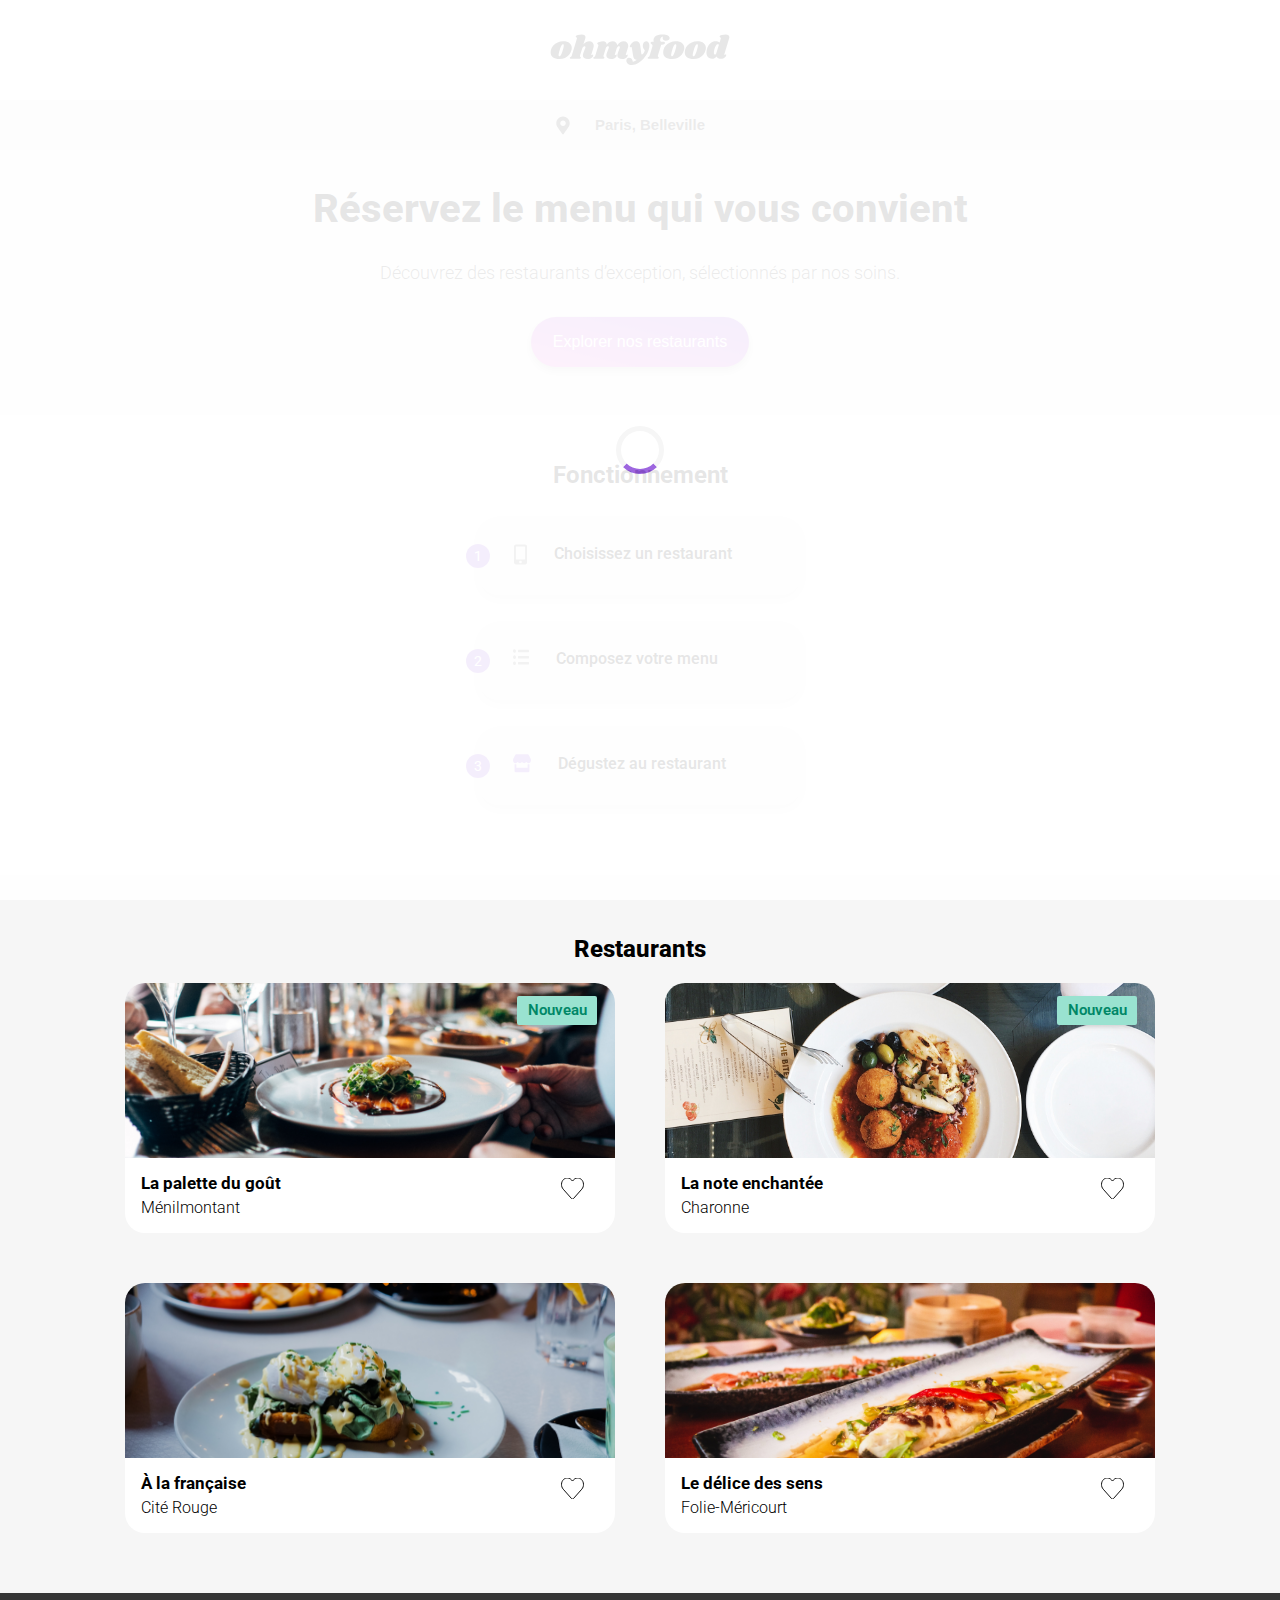
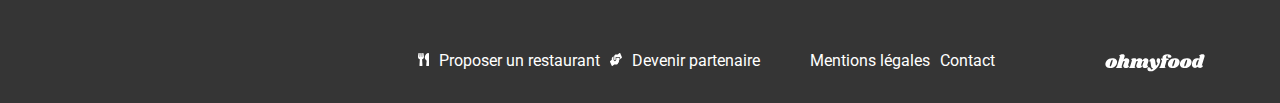
<file: index.html>
<!DOCTYPE html>
<html lang="fr">
  <head>
    <meta charset="UTF-8" />
    <meta name="viewport" content="width=device-width, initial-scale=1.0" />
    <title>Ohmyfood</title>
    <link rel="stylesheet" href="./styles/main.css" />
    <link rel="preconnect" href="https://fonts.googleapis.com" />
    <link rel="preconnect" href="https://fonts.gstatic.com" crossorigin />
    <link
      href="https://fonts.googleapis.com/css2?family=Roboto&family=Shrikhand&display=swap"
      rel="stylesheet"
    />
  <body>
    <!-- loader -->
    <span class="loader">
      <span class="loader-icon"></span>
    </span>
    <!-- header -->
    <header>
      <!-- .header -->
      <section class="header">
        <!-- flèche retour -->
        <svg
          class="header__arrow--invisible"
          xmlns="http://www.w3.org/2000/svg"
          width="50"
          height="50"
          viewBox="0 0 18 16"
          fill="none"
        >
          <path
            d="M10.3856 14.9295L9.53347 15.7429C9.17267 16.0873 8.58924 16.0873 8.23228 15.7429L0.770601 8.62407C0.4098 8.27967 0.4098 7.72277 0.770601 7.38203L8.23228 0.259522C8.59308 -0.0848796 9.1765 -0.0848796 9.53347 0.259522L10.3856 1.07289C10.7502 1.42096 10.7425 1.98886 10.3702 2.32959L5.74505 6.53568H16.7764C17.2869 6.53568 17.6976 6.92772 17.6976 7.41501V8.58744C17.6976 9.07473 17.2869 9.46676 16.7764 9.46676H5.74505L10.3702 13.6728C10.7464 14.0136 10.754 14.5815 10.3856 14.9295Z"
            fill="#353535"
          />
        </svg>
        <!-- logo -->
        <svg
          class="header__logo"
          xmlns="http://www.w3.org/2000/svg"
          width="50"
          height="50"
          viewBox="0 0 197 34"
          fill="none"
        >
          <path
            d="M14.2888 7.56C17.5528 7.56 19.9528 8.22 21.4888 9.54C23.0488 10.86 23.8288 12.588 23.8288 14.724C23.8288 15.444 23.7328 16.248 23.5408 17.136C23.0848 19.104 22.2328 20.832 20.9848 22.32C19.7368 23.784 18.2008 24.924 16.3768 25.74C14.5768 26.532 12.6208 26.928 10.5088 26.928C7.1728 26.928 4.7008 26.268 3.0928 24.948C1.5088 23.604 0.716797 21.828 0.716797 19.62C0.716797 18.876 0.812797 18.048 1.0048 17.136C1.4608 15.264 2.3248 13.608 3.5968 12.168C4.8928 10.704 6.4648 9.576 8.3128 8.784C10.1848 7.968 12.1768 7.56 14.2888 7.56ZM14.1808 10.764C13.6768 10.764 13.1368 11.22 12.5608 12.132C12.0088 13.02 11.3488 14.712 10.5808 17.208C9.8128 19.704 9.4288 21.456 9.4288 22.464C9.4288 22.992 9.5128 23.352 9.6808 23.544C9.8488 23.712 10.0768 23.796 10.3648 23.796C10.8688 23.844 11.3848 23.412 11.9128 22.5C12.4648 21.588 13.1488 19.812 13.9648 17.172C14.7088 14.844 15.0808 13.152 15.0808 12.096C15.0808 11.592 14.9968 11.244 14.8288 11.052C14.6848 10.86 14.4688 10.764 14.1808 10.764Z"
            fill="#101010"
          />
          <path
            d="M45.3467 21.636C45.2987 21.732 45.2747 21.876 45.2747 22.068C45.2747 22.236 45.3107 22.368 45.3827 22.464C45.4787 22.56 45.5987 22.608 45.7427 22.608C46.0307 22.608 46.2707 22.488 46.4627 22.248C46.6787 21.984 46.8227 21.852 46.8947 21.852C47.0147 21.852 47.1107 21.936 47.1827 22.104C47.2547 22.248 47.2907 22.428 47.2907 22.644C47.3147 23.34 47.0867 24.024 46.6067 24.696C46.1267 25.344 45.4187 25.884 44.4827 26.316C43.5707 26.724 42.4667 26.928 41.1707 26.928C39.5867 26.928 38.3267 26.568 37.3907 25.848C36.4547 25.104 35.9747 24.12 35.9507 22.896C35.9507 22.008 36.1667 21.012 36.5987 19.908L38.5787 14.724C38.6987 14.412 38.7587 14.16 38.7587 13.968C38.7587 13.656 38.6507 13.416 38.4347 13.248C38.2427 13.056 38.0027 12.96 37.7147 12.96C37.2587 12.96 36.7907 13.176 36.3107 13.608C35.8547 14.016 35.4827 14.688 35.1947 15.624V15.552L32.9267 22.86C32.8547 23.148 32.8187 23.4 32.8187 23.616C32.8187 23.928 32.8787 24.18 32.9987 24.372C33.1187 24.54 33.2867 24.708 33.5027 24.876C33.6707 25.044 33.7907 25.188 33.8627 25.308C33.9347 25.404 33.9467 25.536 33.8987 25.704C33.7787 26.016 33.5387 26.244 33.1787 26.388C32.8187 26.532 32.2667 26.604 31.5227 26.604H23.3147C22.6907 26.604 22.2347 26.508 21.9467 26.316C21.6587 26.1 21.5627 25.824 21.6587 25.488C21.7547 25.2 22.0067 24.948 22.4147 24.732C22.7747 24.54 23.0747 24.312 23.3147 24.048C23.5547 23.784 23.7587 23.364 23.9267 22.788L29.3987 4.824C29.4707 4.608 29.5067 4.428 29.5067 4.284C29.5067 4.02 29.4347 3.804 29.2907 3.636C29.1707 3.468 29.0027 3.3 28.7867 3.132C28.5467 2.94 28.3667 2.772 28.2467 2.628C28.1507 2.484 28.1387 2.292 28.2107 2.052C28.3547 1.5 29.1107 1.02 30.4787 0.611999C31.8467 0.204 33.2747 0 34.7627 0C36.1547 0 37.1747 0.264 37.8227 0.792001C38.4947 1.32 38.8307 2.04 38.8307 2.952C38.8307 3.48 38.7467 3.996 38.5787 4.5L36.6347 10.836C37.5707 9.612 38.5547 8.76 39.5867 8.28C40.6427 7.8 41.7827 7.56 43.0067 7.56C44.4707 7.56 45.6467 8.004 46.5347 8.892C47.4467 9.78 47.9027 10.932 47.9027 12.348C47.9027 13.092 47.7827 13.824 47.5427 14.544L45.3467 21.636Z"
            fill="#101010"
          />
          <path
            d="M83.0733 21.636C83.0253 21.732 83.0013 21.876 83.0013 22.068C83.0013 22.236 83.0373 22.368 83.1093 22.464C83.2053 22.56 83.3253 22.608 83.4693 22.608C83.7573 22.608 83.9973 22.488 84.1893 22.248C84.4053 21.984 84.5493 21.852 84.6213 21.852C84.7413 21.852 84.8373 21.936 84.9093 22.104C84.9813 22.248 85.0173 22.428 85.0173 22.644C85.0413 23.34 84.8133 24.024 84.3333 24.696C83.8533 25.344 83.1453 25.884 82.2093 26.316C81.2973 26.724 80.1933 26.928 78.8973 26.928C77.3133 26.928 76.0533 26.568 75.1173 25.848C74.1813 25.104 73.7013 24.12 73.6773 22.896C73.6773 22.008 73.8933 21.012 74.3253 19.908L76.3053 14.724C76.4253 14.412 76.4853 14.16 76.4853 13.968C76.4853 13.656 76.3773 13.416 76.1613 13.248C75.9693 13.056 75.7293 12.96 75.4413 12.96C75.0333 12.96 74.6133 13.14 74.1813 13.5C73.7493 13.86 73.3653 14.424 73.0293 15.192L71.0493 21.636C71.0013 21.732 70.9773 21.876 70.9773 22.068C70.9773 22.236 71.0133 22.368 71.0853 22.464C71.1813 22.56 71.3013 22.608 71.4453 22.608C71.7333 22.608 71.9733 22.488 72.1653 22.248C72.3813 21.984 72.5253 21.852 72.5973 21.852C72.7173 21.852 72.8133 21.936 72.8853 22.104C72.9573 22.248 72.9933 22.428 72.9933 22.644C73.0173 23.34 72.7893 24.024 72.3093 24.696C71.8293 25.344 71.1213 25.884 70.1853 26.316C69.2733 26.724 68.1693 26.928 66.8733 26.928C65.2893 26.928 64.0293 26.568 63.0933 25.848C62.1573 25.104 61.6773 24.12 61.6533 22.896C61.6533 22.008 61.8693 21.012 62.3013 19.908L64.2813 14.724C64.4013 14.412 64.4613 14.16 64.4613 13.968C64.4613 13.656 64.3533 13.416 64.1373 13.248C63.9453 13.056 63.7053 12.96 63.4173 12.96C63.0093 12.96 62.5893 13.14 62.1573 13.5C61.7253 13.836 61.3653 14.388 61.0773 15.156L58.7013 22.86C58.6053 23.124 58.5573 23.376 58.5573 23.616C58.5573 23.904 58.6173 24.144 58.7373 24.336C58.8573 24.504 59.0253 24.684 59.2413 24.876C59.4093 25.02 59.5293 25.152 59.6013 25.272C59.6733 25.392 59.6853 25.536 59.6373 25.704C59.5413 26.016 59.3133 26.244 58.9533 26.388C58.5933 26.532 58.0293 26.604 57.2613 26.604H49.0533C48.4293 26.604 47.9853 26.508 47.7213 26.316C47.4333 26.1 47.3253 25.824 47.3973 25.488C47.4933 25.2 47.7453 24.948 48.1533 24.732C48.5133 24.54 48.8133 24.312 49.0533 24.048C49.2933 23.784 49.4973 23.364 49.6653 22.788L52.8693 12.384C52.9173 12.264 52.9413 12.096 52.9413 11.88C52.9413 11.616 52.8813 11.412 52.7613 11.268C52.6653 11.124 52.4973 10.944 52.2573 10.728C52.0173 10.536 51.8493 10.368 51.7533 10.224C51.6573 10.08 51.6453 9.888 51.7173 9.648C51.8613 9.096 52.6173 8.616 53.9853 8.208C55.3533 7.776 56.7813 7.56 58.2693 7.56C59.4453 7.56 60.3693 7.884 61.0413 8.532C61.7373 9.18 62.0733 10.068 62.0493 11.196C63.0333 9.828 64.0653 8.88 65.1453 8.352C66.2493 7.824 67.4373 7.56 68.7093 7.56C70.1013 7.56 71.2293 7.968 72.0933 8.784C72.9813 9.576 73.4733 10.62 73.5693 11.916C74.6013 10.284 75.7053 9.156 76.8813 8.532C78.0573 7.884 79.3413 7.56 80.7333 7.56C82.1973 7.56 83.3733 8.004 84.2613 8.892C85.1733 9.78 85.6293 10.932 85.6293 12.348C85.6293 13.092 85.5093 13.824 85.2693 14.544L83.0733 21.636Z"
            fill="#101010"
          />
          <path
            d="M105.288 7.56C106.344 7.56 107.184 7.992 107.808 8.856C108.456 9.696 108.78 10.848 108.78 12.312C108.78 13.584 108.552 14.952 108.096 16.416C107.208 19.368 105.78 22.152 103.812 24.768C101.868 27.384 99.6244 29.484 97.0804 31.068C94.5604 32.652 92.0404 33.444 89.5204 33.444C88.2724 33.444 87.1924 33.228 86.2804 32.796C85.3924 32.364 84.7204 31.788 84.2644 31.068C83.7844 30.348 83.5444 29.58 83.5444 28.764C83.5444 28.404 83.6044 28.008 83.7244 27.576C83.9404 26.904 84.3004 26.388 84.8044 26.028C85.3084 25.668 85.9084 25.488 86.6044 25.488C87.7084 25.488 88.6084 25.86 89.3044 26.604C90.0244 27.372 90.4804 28.416 90.6724 29.736C92.2084 29.664 93.6244 29.004 94.9204 27.756C93.6964 27.54 92.7844 27.132 92.1844 26.532C91.6084 25.908 91.2124 24.948 90.9964 23.652L89.5564 14.832C89.4844 14.376 89.3764 14.064 89.2324 13.896C89.1124 13.704 88.9444 13.608 88.7284 13.608C88.5604 13.608 88.3564 13.692 88.1164 13.86C87.9004 14.028 87.7444 14.112 87.6484 14.112C87.4564 14.112 87.3604 13.908 87.3604 13.5C87.3604 13.164 87.4204 12.804 87.5404 12.42C87.9724 11.052 88.7764 9.9 89.9524 8.964C91.1284 8.004 92.4964 7.524 94.0564 7.524C95.5924 7.524 96.7204 7.98 97.4404 8.892C98.1844 9.804 98.6644 11.208 98.8804 13.104L99.9604 21.024C100.032 21.624 100.248 21.924 100.608 21.924C101.04 21.924 101.544 21.54 102.12 20.772C102.696 19.98 103.26 18.864 103.812 17.424C103.092 16.776 102.54 16.032 102.156 15.192C101.772 14.352 101.58 13.452 101.58 12.492C101.58 11.748 101.676 11.076 101.868 10.476C102.156 9.516 102.6 8.796 103.2 8.316C103.824 7.812 104.52 7.56 105.288 7.56Z"
            fill="#101010"
          />
          <path
            d="M123.221 0C125.789 0 127.709 0.396 128.981 1.188C130.277 1.956 130.925 2.904 130.925 4.032C130.925 4.944 130.541 5.652 129.773 6.156C129.029 6.636 128.045 6.876 126.821 6.876C125.693 6.876 124.817 6.6 124.193 6.048C123.569 5.496 123.257 4.812 123.257 3.996C123.257 3.492 123.413 2.964 123.725 2.412C123.005 2.412 122.405 2.592 121.925 2.952C121.445 3.288 121.073 3.876 120.809 4.716C120.665 5.244 120.593 5.736 120.593 6.192C120.593 6.768 120.689 7.224 120.881 7.56C121.097 7.872 121.397 8.028 121.781 8.028H123.905C125.153 8.028 125.777 8.412 125.777 9.18C125.777 9.276 125.753 9.42 125.705 9.612C125.561 10.14 125.261 10.536 124.805 10.8C124.373 11.064 123.713 11.196 122.825 11.196H121.745L118.181 22.86C118.109 23.148 118.073 23.4 118.073 23.616C118.073 23.928 118.133 24.18 118.253 24.372C118.373 24.54 118.541 24.708 118.757 24.876C118.925 25.044 119.045 25.188 119.117 25.308C119.189 25.404 119.201 25.536 119.153 25.704C119.033 26.016 118.793 26.244 118.433 26.388C118.073 26.532 117.521 26.604 116.777 26.604H108.569C107.945 26.604 107.489 26.508 107.201 26.316C106.913 26.1 106.817 25.824 106.913 25.488C107.009 25.2 107.261 24.948 107.669 24.732C108.029 24.54 108.329 24.312 108.569 24.048C108.809 23.784 109.013 23.364 109.181 22.788L111.989 13.572C112.109 13.212 112.169 12.84 112.169 12.456C112.169 11.976 112.061 11.604 111.845 11.34C111.653 11.052 111.353 10.74 110.945 10.404C110.681 10.188 110.477 10.008 110.333 9.864C110.213 9.696 110.153 9.504 110.153 9.288C110.129 8.832 110.285 8.508 110.621 8.316C110.981 8.124 111.653 8.028 112.637 8.028H113.537C113.369 7.428 113.285 6.828 113.285 6.228C113.285 5.628 113.393 5.004 113.609 4.356C114.065 3.132 115.037 2.1 116.525 1.26C118.037 0.42 120.269 0 123.221 0Z"
            fill="#101010"
          />
          <path
            d="M137.441 7.56C140.705 7.56 143.105 8.22 144.641 9.54C146.201 10.86 146.981 12.588 146.981 14.724C146.981 15.444 146.885 16.248 146.693 17.136C146.237 19.104 145.385 20.832 144.137 22.32C142.889 23.784 141.353 24.924 139.529 25.74C137.729 26.532 135.773 26.928 133.661 26.928C130.325 26.928 127.853 26.268 126.245 24.948C124.661 23.604 123.869 21.828 123.869 19.62C123.869 18.876 123.965 18.048 124.157 17.136C124.613 15.264 125.477 13.608 126.749 12.168C128.045 10.704 129.617 9.576 131.465 8.784C133.337 7.968 135.329 7.56 137.441 7.56ZM137.333 10.764C136.829 10.764 136.289 11.22 135.713 12.132C135.161 13.02 134.501 14.712 133.733 17.208C132.965 19.704 132.581 21.456 132.581 22.464C132.581 22.992 132.665 23.352 132.833 23.544C133.001 23.712 133.229 23.796 133.517 23.796C134.021 23.844 134.537 23.412 135.065 22.5C135.617 21.588 136.301 19.812 137.117 17.172C137.861 14.844 138.233 13.152 138.233 12.096C138.233 11.592 138.149 11.244 137.981 11.052C137.837 10.86 137.621 10.764 137.333 10.764Z"
            fill="#101010"
          />
          <path
            d="M161.066 7.56C164.33 7.56 166.73 8.22 168.266 9.54C169.826 10.86 170.606 12.588 170.606 14.724C170.606 15.444 170.51 16.248 170.318 17.136C169.862 19.104 169.01 20.832 167.762 22.32C166.514 23.784 164.978 24.924 163.154 25.74C161.354 26.532 159.398 26.928 157.286 26.928C153.95 26.928 151.478 26.268 149.87 24.948C148.286 23.604 147.494 21.828 147.494 19.62C147.494 18.876 147.59 18.048 147.782 17.136C148.238 15.264 149.102 13.608 150.374 12.168C151.67 10.704 153.242 9.576 155.09 8.784C156.962 7.968 158.954 7.56 161.066 7.56ZM160.958 10.764C160.454 10.764 159.914 11.22 159.338 12.132C158.786 13.02 158.126 14.712 157.358 17.208C156.59 19.704 156.206 21.456 156.206 22.464C156.206 22.992 156.29 23.352 156.458 23.544C156.626 23.712 156.854 23.796 157.142 23.796C157.646 23.844 158.162 23.412 158.69 22.5C159.242 21.588 159.926 19.812 160.742 17.172C161.486 14.844 161.858 13.152 161.858 12.096C161.858 11.592 161.774 11.244 161.606 11.052C161.462 10.86 161.246 10.764 160.958 10.764Z"
            fill="#101010"
          />
          <path
            d="M190.883 21.42C190.835 21.612 190.811 21.744 190.811 21.816C190.811 21.984 190.859 22.116 190.955 22.212C191.051 22.308 191.171 22.356 191.315 22.356C191.603 22.356 191.843 22.236 192.035 21.996C192.251 21.732 192.395 21.6 192.467 21.6C192.587 21.6 192.683 21.684 192.755 21.852C192.827 22.02 192.863 22.212 192.863 22.428C192.887 23.076 192.635 23.736 192.107 24.408C191.603 25.08 190.919 25.632 190.055 26.064C189.191 26.496 188.255 26.712 187.247 26.712C186.047 26.712 185.003 26.484 184.115 26.028C183.227 25.572 182.615 24.972 182.279 24.228C181.631 25.068 180.887 25.692 180.047 26.1C179.207 26.508 178.319 26.712 177.383 26.712C176.279 26.712 175.247 26.436 174.287 25.884C173.351 25.332 172.595 24.552 172.019 23.544C171.467 22.512 171.191 21.348 171.191 20.052C171.191 17.868 171.599 15.816 172.415 13.896C173.255 11.952 174.419 10.392 175.907 9.216C177.395 8.016 179.087 7.416 180.983 7.416C182.015 7.416 182.891 7.536 183.611 7.776C184.355 8.016 185.027 8.376 185.627 8.856L186.851 4.824C186.923 4.608 186.959 4.428 186.959 4.284C186.959 4.02 186.887 3.804 186.743 3.636C186.623 3.468 186.455 3.3 186.239 3.132C185.999 2.94 185.819 2.772 185.699 2.628C185.603 2.484 185.591 2.292 185.663 2.052C185.807 1.5 186.563 1.02 187.931 0.611999C189.299 0.204 190.727 0 192.215 0C193.607 0 194.627 0.264 195.275 0.792001C195.947 1.32 196.283 2.04 196.283 2.952C196.283 3.48 196.199 3.996 196.031 4.5L190.883 21.42ZM184.871 11.304C184.487 10.968 184.067 10.8 183.611 10.8C182.915 10.8 182.231 11.316 181.559 12.348C180.887 13.38 180.347 14.628 179.939 16.092C179.531 17.556 179.339 18.876 179.363 20.052C179.363 21.372 179.795 22.032 180.659 22.032C180.971 22.032 181.235 21.912 181.451 21.672C181.667 21.408 181.871 20.988 182.063 20.412L184.871 11.304Z"
            fill="#101010"
          />
        </svg>
        <!-- location -->
      </section>
      <section class="location">
        <svg
          class="location__icon"
          xmlns="http://www.w3.org/2000/svg"
          width="20"
          height="20"
          viewBox="0 0 12 17"
          fill="none"
        >
          <path
            d="M5.38337 16.1772C0.842812 9.59472 0 8.91915 0 6.5C0 3.18628 2.68628 0.5 6 0.5C9.31372 0.5 12 3.18628 12 6.5C12 8.91915 11.1572 9.59472 6.61662 16.1772C6.31865 16.6076 5.68131 16.6076 5.38337 16.1772ZM6 9C7.38072 9 8.5 7.88072 8.5 6.5C8.5 5.11928 7.38072 4 6 4C4.61928 4 3.5 5.11928 3.5 6.5C3.5 7.88072 4.61928 9 6 9Z"
            fill="#353535"
          />
        </svg>
        <form method="get" action="#">
          <input
            class="location__search"
            type="text"
            placeholder="Paris, Belleville"
          />
        </form>
      </section>
    </header>

    <main>
      <!-- introduction -->
      <section class="introduction">
        <h1 class="introduction__titre">Réservez le menu qui vous convient</h1>
        <p class="introduction__blabla">
          Découvrez des restaurants d’exception, sélectionnés par nos soins.
        </p>
        <button class="btn">Explorer nos restaurants</button>
      </section>

      <!-- Fonctionnement -->
      <section class="functioning">
        <h2 class="functioning__title">Fonctionnement</h2>
        <div class="functioning__tuto">
          <!-- slide 1 -->
          <div class="functioning__tuto--slide">
            <div class="slide__number">1</div>
            <svg
              class="slide__icon"
              xmlns="http://www.w3.org/2000/svg"
              width="14"
              height="21"
              viewBox="0 0 14 21"
              fill="none"
            >
              <path
                d="M12.0487 0.543091H2.9356C1.85748 0.543091 0.982788 1.37885 0.982788 2.40898V18.58C0.982788 19.6101 1.85748 20.4459 2.9356 20.4459H12.0487C13.1268 20.4459 14.0015 19.6101 14.0015 18.58V2.40898C14.0015 1.37885 13.1268 0.543091 12.0487 0.543091ZM7.49216 19.202C6.77206 19.202 6.19028 18.6461 6.19028 17.958C6.19028 17.27 6.77206 16.7141 7.49216 16.7141C8.21226 16.7141 8.79403 17.27 8.79403 17.958C8.79403 18.6461 8.21226 19.202 7.49216 19.202ZM12.0487 15.0037C12.0487 15.2603 11.829 15.4702 11.5605 15.4702H3.4238C3.15529 15.4702 2.9356 15.2603 2.9356 15.0037V2.87545C2.9356 2.61889 3.15529 2.40898 3.4238 2.40898H11.5605C11.829 2.40898 12.0487 2.61889 12.0487 2.87545V15.0037Z"
                fill="#7E7E7E"
              />
            </svg>
            <span class="slide__txt">Choisissez un restaurant</span>
          </div>
          <!-- slide 2 -->
          <div class="functioning__tuto--slide">
            <div class="slide__number">2</div>
            <svg
              class="slide__icon"
              xmlns="http://www.w3.org/2000/svg"
              width="16"
              height="17"
              viewBox="0 0 16 17"
              fill="none"
            >
              <path
                d="M1.5 0.209595C1.20333 0.209595 0.913319 0.317343 0.666645 0.519215C0.419972 0.721087 0.227713 1.00802 0.114181 1.34372C0.000649929 1.67942 -0.0290551 2.04881 0.0288228 2.40519C0.0867006 2.76157 0.229562 3.08892 0.439341 3.34586C0.649119 3.60279 0.916394 3.77777 1.20737 3.84865C1.49834 3.91954 1.79994 3.88316 2.07403 3.74411C2.34811 3.60506 2.58238 3.36958 2.74721 3.06746C2.91203 2.76533 3 2.41013 3 2.04677C3 1.55952 2.84197 1.09223 2.56066 0.747692C2.27936 0.403154 1.89783 0.209595 1.5 0.209595ZM1.5 6.33353C1.20333 6.33353 0.913319 6.44128 0.666645 6.64315C0.419972 6.84502 0.227713 7.13195 0.114181 7.46765C0.000649929 7.80335 -0.0290551 8.17275 0.0288228 8.52912C0.0867006 8.8855 0.229562 9.21286 0.439341 9.46979C0.649119 9.72672 0.916394 9.9017 1.20737 9.97259C1.49834 10.0435 1.79994 10.0071 2.07403 9.86804C2.34811 9.72899 2.58238 9.49351 2.74721 9.19139C2.91203 8.88927 3 8.53407 3 8.17071C3 7.68346 2.84197 7.21616 2.56066 6.87163C2.27936 6.52709 1.89783 6.33353 1.5 6.33353ZM1.5 12.4575C1.20333 12.4575 0.913319 12.5652 0.666645 12.7671C0.419972 12.969 0.227713 13.2559 0.114181 13.5916C0.000649929 13.9273 -0.0290551 14.2967 0.0288228 14.6531C0.0867006 15.0094 0.229562 15.3368 0.439341 15.5937C0.649119 15.8507 0.916394 16.0256 1.20737 16.0965C1.49834 16.1674 1.79994 16.131 2.07403 15.992C2.34811 15.8529 2.58238 15.6174 2.74721 15.3153C2.91203 15.0132 3 14.658 3 14.2946C3 13.8074 2.84197 13.3401 2.56066 12.9956C2.27936 12.651 1.89783 12.4575 1.5 12.4575ZM15.5 13.0699H5.5C5.36739 13.0699 5.24022 13.1344 5.14645 13.2492C5.05268 13.3641 5 13.5198 5 13.6822V14.907C5 15.0695 5.05268 15.2252 5.14645 15.3401C5.24022 15.4549 5.36739 15.5194 5.5 15.5194H15.5C15.6326 15.5194 15.7598 15.4549 15.8536 15.3401C15.9473 15.2252 16 15.0695 16 14.907V13.6822C16 13.5198 15.9473 13.3641 15.8536 13.2492C15.7598 13.1344 15.6326 13.0699 15.5 13.0699ZM15.5 0.821988H5.5C5.36739 0.821988 5.24022 0.886508 5.14645 1.00135C5.05268 1.1162 5 1.27196 5 1.43438V2.65917C5 2.82158 5.05268 2.97735 5.14645 3.0922C5.24022 3.20704 5.36739 3.27156 5.5 3.27156H15.5C15.6326 3.27156 15.7598 3.20704 15.8536 3.0922C15.9473 2.97735 16 2.82158 16 2.65917V1.43438C16 1.27196 15.9473 1.1162 15.8536 1.00135C15.7598 0.886508 15.6326 0.821988 15.5 0.821988ZM15.5 6.94592H5.5C5.36739 6.94592 5.24022 7.01044 5.14645 7.12529C5.05268 7.24013 5 7.3959 5 7.55831V8.7831C5 8.94552 5.05268 9.10128 5.14645 9.21613C5.24022 9.33098 5.36739 9.39549 5.5 9.39549H15.5C15.6326 9.39549 15.7598 9.33098 15.8536 9.21613C15.9473 9.10128 16 8.94552 16 8.7831V7.55831C16 7.3959 15.9473 7.24013 15.8536 7.12529C15.7598 7.01044 15.6326 6.94592 15.5 6.94592Z"
                fill="#7E7E7E"
              />
            </svg>
            <span class="slide__txt">Composez votre menu</span>
          </div>
          <!-- slide 3 -->
          <div class="functioning__tuto--slide">
            <div class="slide__number">3</div>
            <svg
              class="slide__icon"
              xmlns="http://www.w3.org/2000/svg"
              width="18"
              height="19"
              viewBox="0 0 18 19"
              fill="none"
            >
              <path
                d="M17.5914 4.43686L15.6947 0.812378C15.5252 0.487014 15.2242 0.287598 14.9027 0.287598H3.09613C2.77466 0.287598 2.47365 0.487014 2.30415 0.812378L0.407495 4.43686C-0.571518 6.30858 0.296443 8.91149 2.12588 9.20887C2.25739 9.22986 2.39182 9.24035 2.52625 9.24035C3.39129 9.24035 4.15697 8.78554 4.683 8.08234C5.20904 8.78554 5.97764 9.24035 6.83976 9.24035C7.70479 9.24035 8.47047 8.78554 8.99651 8.08234C9.52254 8.78554 10.2911 9.24035 11.1533 9.24035C12.0183 9.24035 12.784 8.78554 13.31 8.08234C13.839 8.78554 14.6046 9.24035 15.4668 9.24035C15.6041 9.24035 15.7356 9.22986 15.8671 9.20887C17.7024 8.91499 18.5733 6.31208 17.5914 4.43686ZM15.4726 10.3634C15.1804 10.3634 14.891 10.3109 14.6105 10.2304V13.722H3.38837V10.2304C3.10782 10.3074 2.8185 10.3634 2.52625 10.3634C2.35091 10.3634 2.17264 10.3494 2.00022 10.3214C1.83656 10.2934 1.67583 10.2479 1.52094 10.1955V17.0806C1.52094 17.6998 1.93885 18.2001 2.45612 18.2001H15.5486C16.0659 18.2001 16.4838 17.6998 16.4838 17.0806V10.1955C16.326 10.2514 16.1681 10.2969 16.0045 10.3214C15.8262 10.3494 15.6509 10.3634 15.4726 10.3634Z"
                fill="#9356DC"
              />
            </svg>
            <span class="slide__txt">Dégustez au restaurant</span>
          </div>
        </div>
      </section>

      <!-- Restaurants -->
      <section class="restaurant">
        <h2 class="restaurant__title">Restaurants</h2>
        <div class="restoContainer">
          <!-- restaurant 1 -->
          <div class="restaurant__container">
            <a href="./html/la-palette-du-gout.html" class="restaurant__card">
              <div class="restaurant__card--new">Nouveau</div>
              <img
                class="restaurant__card--img"
                src="/assets/images/restaurants/jay-wennington-N_Y88TWmGwA-unsplash.jpg"
                alt="photo gastronomique d'un plat"
              />
              <h3 class="restaurant__card--title">La palette du goût</h3>
              <span class="restaurant__card--txt">Ménilmontant</span>
            </a>
              <svg
                class="restaurant__container--emptyheart"
                xmlns="http://www.w3.org/2000/svg"
                width="23"
                height="21"
                viewBox="0 0 23 21"
                fill="none"
                tabindex="0"
              >
                <path
                  d="M20.3647 1.43666C18.01 -0.752399 14.5081 -0.358649 12.3468 2.07416L11.5003 3.02573L10.6538 2.07416C8.49677 -0.358649 4.99052 -0.752399 2.63583 1.43666C-0.0626076 3.94916 -0.204405 8.45854 2.21044 11.182L10.5249 20.5476C11.062 21.1523 11.9343 21.1523 12.4714 20.5476L20.7858 11.182C23.205 8.45854 23.0632 3.94916 20.3647 1.43666Z"
                  stroke="#101010"
                />
              </svg>
              <svg
                class="restaurant__container--fullheart"
                xmlns="http://www.w3.org/2000/svg"
                width="23"
                height="21"
                viewBox="0 0 23 21"
                fill="none"
                tabindex="0"
              >
                <path
                  d="M20.3647 1.43666C18.01 -0.752399 14.5081 -0.358649 12.3468 2.07416L11.5003 3.02573L10.6538 2.07416C8.49677 -0.358649 4.99052 -0.752399 2.63583 1.43666C-0.0626076 3.94916 -0.204405 8.45854 2.21044 11.182L10.5249 20.5476C11.062 21.1523 11.9343 21.1523 12.4714 20.5476L20.7858 11.182C23.205 8.45854 23.0632 3.94916 20.3647 1.43666Z"
                  fill="url(#paint0_linear_25368_712)"
                  stroke="url(#paint0_linear_25368_712)"
                />
                <defs>
                  <linearGradient
                  id="paint0_linear_25368_712"
                  x1="11.5"
                  y1="-5.45937"
                  x2="3.93419"
                  y2="27.993"
                  gradientUnits="userSpaceOnUse"
              >
                  <stop offset="0" stop-color="#9356DC" />
                  <stop offset="1" stop-color="#FF79DA" />
              </linearGradient>
              
                </defs>
              </svg>
          </div>
          <!-- restaurant 2 -->
          <div class="restaurant__container">
            <a href="./html/la-note-enchantee.html" class="restaurant__card">
              <div class="restaurant__card--new">Nouveau</div>
              <img
                class="restaurant__card--img"
                src="/assets/images/restaurants/stil-u2Lp8tXIcjw-unsplash.jpg"
                alt="photo grastronomique d'un plat"
              />
              <h3 class="restaurant__card--title">La note enchantée</h3>
              <span class="restaurant__card--txt">Charonne</span>
            </a>
            <svg
              class="restaurant__container--emptyheart"
              xmlns="http://www.w3.org/2000/svg"
              width="23"
              height="21"
              viewBox="0 0 23 21"
              fill="none"
            >
              <path
                d="M20.3647 1.43666C18.01 -0.752399 14.5081 -0.358649 12.3468 2.07416L11.5003 3.02573L10.6538 2.07416C8.49677 -0.358649 4.99052 -0.752399 2.63583 1.43666C-0.0626076 3.94916 -0.204405 8.45854 2.21044 11.182L10.5249 20.5476C11.062 21.1523 11.9343 21.1523 12.4714 20.5476L20.7858 11.182C23.205 8.45854 23.0632 3.94916 20.3647 1.43666Z"
                stroke="#101010"
              />
            </svg>
            <svg
              class="restaurant__container--fullheart"
              xmlns="http://www.w3.org/2000/svg"
              width="23"
              height="21"
              viewBox="0 0 23 21"
              fill="none"
              tabindex="0"
            >
              <path
                d="M20.3647 1.43666C18.01 -0.752399 14.5081 -0.358649 12.3468 2.07416L11.5003 3.02573L10.6538 2.07416C8.49677 -0.358649 4.99052 -0.752399 2.63583 1.43666C-0.0626076 3.94916 -0.204405 8.45854 2.21044 11.182L10.5249 20.5476C11.062 21.1523 11.9343 21.1523 12.4714 20.5476L20.7858 11.182C23.205 8.45854 23.0632 3.94916 20.3647 1.43666Z"
                fill="url(#paint0_linear_25368_712)"
                stroke="url(#paint0_linear_25368_712)"
              />
            </svg>
          </div>
          <!-- restaurant 3 -->
          <div class="restaurant__container">
            <a href="./html/a-la-francaise.html" class="restaurant__card">
              <img
                class="restaurant__card--img"
                src="/assets/images/restaurants/toa-heftiba-DQKerTsQwi0-unsplash.jpg"
                alt="photo gastronomique d'un plat"
              />
              <h3 class="restaurant__card--title">À la française</h3>
              <span class="restaurant__card--txt">Cité Rouge</span>
            </a>
            <svg
              class="restaurant__container--emptyheart"
              xmlns="http://www.w3.org/2000/svg"
              width="23"
              height="21"
              viewBox="0 0 23 21"
              fill="none"
            >
              <path
                d="M20.3647 1.43666C18.01 -0.752399 14.5081 -0.358649 12.3468 2.07416L11.5003 3.02573L10.6538 2.07416C8.49677 -0.358649 4.99052 -0.752399 2.63583 1.43666C-0.0626076 3.94916 -0.204405 8.45854 2.21044 11.182L10.5249 20.5476C11.062 21.1523 11.9343 21.1523 12.4714 20.5476L20.7858 11.182C23.205 8.45854 23.0632 3.94916 20.3647 1.43666Z"
                stroke="#101010"
              />
            </svg>
            <svg
              class="restaurant__container--fullheart"
              xmlns="http://www.w3.org/2000/svg"
              width="23"
              height="21"
              viewBox="0 0 23 21"
              fill="none"
              tabindex="0"
            >
              <path
                d="M20.3647 1.43666C18.01 -0.752399 14.5081 -0.358649 12.3468 2.07416L11.5003 3.02573L10.6538 2.07416C8.49677 -0.358649 4.99052 -0.752399 2.63583 1.43666C-0.0626076 3.94916 -0.204405 8.45854 2.21044 11.182L10.5249 20.5476C11.062 21.1523 11.9343 21.1523 12.4714 20.5476L20.7858 11.182C23.205 8.45854 23.0632 3.94916 20.3647 1.43666Z"
                fill="url(#paint0_linear_25368_712)"
                stroke="url(#paint0_linear_25368_712)"
              />
            </svg>
          </div>
          <!-- restaurant 4 -->
          <div class="restaurant__container">
            <a href="./html/le-delice-des-sens.html" class="restaurant__card">
              <img
                class="restaurant__card--img"
                src="/assets/images/restaurants/louis-hansel-shotsoflouis-qNBGVyOCY8Q-unsplash.jpg"
                alt="photo gastronomique d'un plat"
              />
              <h3 class="restaurant__card--title">Le délice des sens</h3>
              <span class="restaurant__card--txt">Folie-Méricourt</span>
            </a>
            <svg
              class="restaurant__container--emptyheart"
              xmlns="http://www.w3.org/2000/svg"
              width="23"
              height="21"
              viewBox="0 0 23 21"
              fill="none"
            >
              <path
                d="M20.3647 1.43666C18.01 -0.752399 14.5081 -0.358649 12.3468 2.07416L11.5003 3.02573L10.6538 2.07416C8.49677 -0.358649 4.99052 -0.752399 2.63583 1.43666C-0.0626076 3.94916 -0.204405 8.45854 2.21044 11.182L10.5249 20.5476C11.062 21.1523 11.9343 21.1523 12.4714 20.5476L20.7858 11.182C23.205 8.45854 23.0632 3.94916 20.3647 1.43666Z"
                stroke="#101010"
              />
            </svg>
            <svg
              class="restaurant__container--fullheart"
              xmlns="http://www.w3.org/2000/svg"
              width="23"
              height="21"
              viewBox="0 0 23 21"
              fill="none"
              tabindex="0"
            >
              <path
                d="M20.3647 1.43666C18.01 -0.752399 14.5081 -0.358649 12.3468 2.07416L11.5003 3.02573L10.6538 2.07416C8.49677 -0.358649 4.99052 -0.752399 2.63583 1.43666C-0.0626076 3.94916 -0.204405 8.45854 2.21044 11.182L10.5249 20.5476C11.062 21.1523 11.9343 21.1523 12.4714 20.5476L20.7858 11.182C23.205 8.45854 23.0632 3.94916 20.3647 1.43666Z"
                fill="url(#paint0_linear_25368_712)"
                stroke="url(#paint0_linear_25368_712)"
              />
            </svg>
          </div>
        </div>
      </section>
    </main>

    <!-- footer -->
    <footer class="footer">
      <svg
        class="footer__logo"
        xmlns="http://www.w3.org/2000/svg"
        width="50"
        height="20"
        viewBox="0 0 197 34"
        fill="none"
      >
        <path
          d="M14.2888 7.56C17.5528 7.56 19.9528 8.22 21.4888 9.54C23.0488 10.86 23.8288 12.588 23.8288 14.724C23.8288 15.444 23.7328 16.248 23.5408 17.136C23.0848 19.104 22.2328 20.832 20.9848 22.32C19.7368 23.784 18.2008 24.924 16.3768 25.74C14.5768 26.532 12.6208 26.928 10.5088 26.928C7.1728 26.928 4.7008 26.268 3.0928 24.948C1.5088 23.604 0.716797 21.828 0.716797 19.62C0.716797 18.876 0.812797 18.048 1.0048 17.136C1.4608 15.264 2.3248 13.608 3.5968 12.168C4.8928 10.704 6.4648 9.576 8.3128 8.784C10.1848 7.968 12.1768 7.56 14.2888 7.56ZM14.1808 10.764C13.6768 10.764 13.1368 11.22 12.5608 12.132C12.0088 13.02 11.3488 14.712 10.5808 17.208C9.8128 19.704 9.4288 21.456 9.4288 22.464C9.4288 22.992 9.5128 23.352 9.6808 23.544C9.8488 23.712 10.0768 23.796 10.3648 23.796C10.8688 23.844 11.3848 23.412 11.9128 22.5C12.4648 21.588 13.1488 19.812 13.9648 17.172C14.7088 14.844 15.0808 13.152 15.0808 12.096C15.0808 11.592 14.9968 11.244 14.8288 11.052C14.6848 10.86 14.4688 10.764 14.1808 10.764Z"
          fill="white"
        />
        <path
          d="M45.3467 21.636C45.2987 21.732 45.2747 21.876 45.2747 22.068C45.2747 22.236 45.3107 22.368 45.3827 22.464C45.4787 22.56 45.5987 22.608 45.7427 22.608C46.0307 22.608 46.2707 22.488 46.4627 22.248C46.6787 21.984 46.8227 21.852 46.8947 21.852C47.0147 21.852 47.1107 21.936 47.1827 22.104C47.2547 22.248 47.2907 22.428 47.2907 22.644C47.3147 23.34 47.0867 24.024 46.6067 24.696C46.1267 25.344 45.4187 25.884 44.4827 26.316C43.5707 26.724 42.4667 26.928 41.1707 26.928C39.5867 26.928 38.3267 26.568 37.3907 25.848C36.4547 25.104 35.9747 24.12 35.9507 22.896C35.9507 22.008 36.1667 21.012 36.5987 19.908L38.5787 14.724C38.6987 14.412 38.7587 14.16 38.7587 13.968C38.7587 13.656 38.6507 13.416 38.4347 13.248C38.2427 13.056 38.0027 12.96 37.7147 12.96C37.2587 12.96 36.7907 13.176 36.3107 13.608C35.8547 14.016 35.4827 14.688 35.1947 15.624V15.552L32.9267 22.86C32.8547 23.148 32.8187 23.4 32.8187 23.616C32.8187 23.928 32.8787 24.18 32.9987 24.372C33.1187 24.54 33.2867 24.708 33.5027 24.876C33.6707 25.044 33.7907 25.188 33.8627 25.308C33.9347 25.404 33.9467 25.536 33.8987 25.704C33.7787 26.016 33.5387 26.244 33.1787 26.388C32.8187 26.532 32.2667 26.604 31.5227 26.604H23.3147C22.6907 26.604 22.2347 26.508 21.9467 26.316C21.6587 26.1 21.5627 25.824 21.6587 25.488C21.7547 25.2 22.0067 24.948 22.4147 24.732C22.7747 24.54 23.0747 24.312 23.3147 24.048C23.5547 23.784 23.7587 23.364 23.9267 22.788L29.3987 4.824C29.4707 4.608 29.5067 4.428 29.5067 4.284C29.5067 4.02 29.4347 3.804 29.2907 3.636C29.1707 3.468 29.0027 3.3 28.7867 3.132C28.5467 2.94 28.3667 2.772 28.2467 2.628C28.1507 2.484 28.1387 2.292 28.2107 2.052C28.3547 1.5 29.1107 1.02 30.4787 0.611999C31.8467 0.204 33.2747 0 34.7627 0C36.1547 0 37.1747 0.264 37.8227 0.792001C38.4947 1.32 38.8307 2.04 38.8307 2.952C38.8307 3.48 38.7467 3.996 38.5787 4.5L36.6347 10.836C37.5707 9.612 38.5547 8.76 39.5867 8.28C40.6427 7.8 41.7827 7.56 43.0067 7.56C44.4707 7.56 45.6467 8.004 46.5347 8.892C47.4467 9.78 47.9027 10.932 47.9027 12.348C47.9027 13.092 47.7827 13.824 47.5427 14.544L45.3467 21.636Z"
          fill="white"
        />
        <path
          d="M83.0733 21.636C83.0253 21.732 83.0013 21.876 83.0013 22.068C83.0013 22.236 83.0373 22.368 83.1093 22.464C83.2053 22.56 83.3253 22.608 83.4693 22.608C83.7573 22.608 83.9973 22.488 84.1893 22.248C84.4053 21.984 84.5493 21.852 84.6213 21.852C84.7413 21.852 84.8373 21.936 84.9093 22.104C84.9813 22.248 85.0173 22.428 85.0173 22.644C85.0413 23.34 84.8133 24.024 84.3333 24.696C83.8533 25.344 83.1453 25.884 82.2093 26.316C81.2973 26.724 80.1933 26.928 78.8973 26.928C77.3133 26.928 76.0533 26.568 75.1173 25.848C74.1813 25.104 73.7013 24.12 73.6773 22.896C73.6773 22.008 73.8933 21.012 74.3253 19.908L76.3053 14.724C76.4253 14.412 76.4853 14.16 76.4853 13.968C76.4853 13.656 76.3773 13.416 76.1613 13.248C75.9693 13.056 75.7293 12.96 75.4413 12.96C75.0333 12.96 74.6133 13.14 74.1813 13.5C73.7493 13.86 73.3653 14.424 73.0293 15.192L71.0493 21.636C71.0013 21.732 70.9773 21.876 70.9773 22.068C70.9773 22.236 71.0133 22.368 71.0853 22.464C71.1813 22.56 71.3013 22.608 71.4453 22.608C71.7333 22.608 71.9733 22.488 72.1653 22.248C72.3813 21.984 72.5253 21.852 72.5973 21.852C72.7173 21.852 72.8133 21.936 72.8853 22.104C72.9573 22.248 72.9933 22.428 72.9933 22.644C73.0173 23.34 72.7893 24.024 72.3093 24.696C71.8293 25.344 71.1213 25.884 70.1853 26.316C69.2733 26.724 68.1693 26.928 66.8733 26.928C65.2893 26.928 64.0293 26.568 63.0933 25.848C62.1573 25.104 61.6773 24.12 61.6533 22.896C61.6533 22.008 61.8693 21.012 62.3013 19.908L64.2813 14.724C64.4013 14.412 64.4613 14.16 64.4613 13.968C64.4613 13.656 64.3533 13.416 64.1373 13.248C63.9453 13.056 63.7053 12.96 63.4173 12.96C63.0093 12.96 62.5893 13.14 62.1573 13.5C61.7253 13.836 61.3653 14.388 61.0773 15.156L58.7013 22.86C58.6053 23.124 58.5573 23.376 58.5573 23.616C58.5573 23.904 58.6173 24.144 58.7373 24.336C58.8573 24.504 59.0253 24.684 59.2413 24.876C59.4093 25.02 59.5293 25.152 59.6013 25.272C59.6733 25.392 59.6853 25.536 59.6373 25.704C59.5413 26.016 59.3133 26.244 58.9533 26.388C58.5933 26.532 58.0293 26.604 57.2613 26.604H49.0533C48.4293 26.604 47.9853 26.508 47.7213 26.316C47.4333 26.1 47.3253 25.824 47.3973 25.488C47.4933 25.2 47.7453 24.948 48.1533 24.732C48.5133 24.54 48.8133 24.312 49.0533 24.048C49.2933 23.784 49.4973 23.364 49.6653 22.788L52.8693 12.384C52.9173 12.264 52.9413 12.096 52.9413 11.88C52.9413 11.616 52.8813 11.412 52.7613 11.268C52.6653 11.124 52.4973 10.944 52.2573 10.728C52.0173 10.536 51.8493 10.368 51.7533 10.224C51.6573 10.08 51.6453 9.888 51.7173 9.648C51.8613 9.096 52.6173 8.616 53.9853 8.208C55.3533 7.776 56.7813 7.56 58.2693 7.56C59.4453 7.56 60.3693 7.884 61.0413 8.532C61.7373 9.18 62.0733 10.068 62.0493 11.196C63.0333 9.828 64.0653 8.88 65.1453 8.352C66.2493 7.824 67.4373 7.56 68.7093 7.56C70.1013 7.56 71.2293 7.968 72.0933 8.784C72.9813 9.576 73.4733 10.62 73.5693 11.916C74.6013 10.284 75.7053 9.156 76.8813 8.532C78.0573 7.884 79.3413 7.56 80.7333 7.56C82.1973 7.56 83.3733 8.004 84.2613 8.892C85.1733 9.78 85.6293 10.932 85.6293 12.348C85.6293 13.092 85.5093 13.824 85.2693 14.544L83.0733 21.636Z"
          fill="white"
        />
        <path
          d="M105.288 7.56C106.344 7.56 107.184 7.992 107.808 8.856C108.456 9.696 108.78 10.848 108.78 12.312C108.78 13.584 108.552 14.952 108.096 16.416C107.208 19.368 105.78 22.152 103.812 24.768C101.868 27.384 99.6244 29.484 97.0804 31.068C94.5604 32.652 92.0404 33.444 89.5204 33.444C88.2724 33.444 87.1924 33.228 86.2804 32.796C85.3924 32.364 84.7204 31.788 84.2644 31.068C83.7844 30.348 83.5444 29.58 83.5444 28.764C83.5444 28.404 83.6044 28.008 83.7244 27.576C83.9404 26.904 84.3004 26.388 84.8044 26.028C85.3084 25.668 85.9084 25.488 86.6044 25.488C87.7084 25.488 88.6084 25.86 89.3044 26.604C90.0244 27.372 90.4804 28.416 90.6724 29.736C92.2084 29.664 93.6244 29.004 94.9204 27.756C93.6964 27.54 92.7844 27.132 92.1844 26.532C91.6084 25.908 91.2124 24.948 90.9964 23.652L89.5564 14.832C89.4844 14.376 89.3764 14.064 89.2324 13.896C89.1124 13.704 88.9444 13.608 88.7284 13.608C88.5604 13.608 88.3564 13.692 88.1164 13.86C87.9004 14.028 87.7444 14.112 87.6484 14.112C87.4564 14.112 87.3604 13.908 87.3604 13.5C87.3604 13.164 87.4204 12.804 87.5404 12.42C87.9724 11.052 88.7764 9.9 89.9524 8.964C91.1284 8.004 92.4964 7.524 94.0564 7.524C95.5924 7.524 96.7204 7.98 97.4404 8.892C98.1844 9.804 98.6644 11.208 98.8804 13.104L99.9604 21.024C100.032 21.624 100.248 21.924 100.608 21.924C101.04 21.924 101.544 21.54 102.12 20.772C102.696 19.98 103.26 18.864 103.812 17.424C103.092 16.776 102.54 16.032 102.156 15.192C101.772 14.352 101.58 13.452 101.58 12.492C101.58 11.748 101.676 11.076 101.868 10.476C102.156 9.516 102.6 8.796 103.2 8.316C103.824 7.812 104.52 7.56 105.288 7.56Z"
          fill="white"
        />
        <path
          d="M123.221 0C125.789 0 127.709 0.396 128.981 1.188C130.277 1.956 130.925 2.904 130.925 4.032C130.925 4.944 130.541 5.652 129.773 6.156C129.029 6.636 128.045 6.876 126.821 6.876C125.693 6.876 124.817 6.6 124.193 6.048C123.569 5.496 123.257 4.812 123.257 3.996C123.257 3.492 123.413 2.964 123.725 2.412C123.005 2.412 122.405 2.592 121.925 2.952C121.445 3.288 121.073 3.876 120.809 4.716C120.665 5.244 120.593 5.736 120.593 6.192C120.593 6.768 120.689 7.224 120.881 7.56C121.097 7.872 121.397 8.028 121.781 8.028H123.905C125.153 8.028 125.777 8.412 125.777 9.18C125.777 9.276 125.753 9.42 125.705 9.612C125.561 10.14 125.261 10.536 124.805 10.8C124.373 11.064 123.713 11.196 122.825 11.196H121.745L118.181 22.86C118.109 23.148 118.073 23.4 118.073 23.616C118.073 23.928 118.133 24.18 118.253 24.372C118.373 24.54 118.541 24.708 118.757 24.876C118.925 25.044 119.045 25.188 119.117 25.308C119.189 25.404 119.201 25.536 119.153 25.704C119.033 26.016 118.793 26.244 118.433 26.388C118.073 26.532 117.521 26.604 116.777 26.604H108.569C107.945 26.604 107.489 26.508 107.201 26.316C106.913 26.1 106.817 25.824 106.913 25.488C107.009 25.2 107.261 24.948 107.669 24.732C108.029 24.54 108.329 24.312 108.569 24.048C108.809 23.784 109.013 23.364 109.181 22.788L111.989 13.572C112.109 13.212 112.169 12.84 112.169 12.456C112.169 11.976 112.061 11.604 111.845 11.34C111.653 11.052 111.353 10.74 110.945 10.404C110.681 10.188 110.477 10.008 110.333 9.864C110.213 9.696 110.153 9.504 110.153 9.288C110.129 8.832 110.285 8.508 110.621 8.316C110.981 8.124 111.653 8.028 112.637 8.028H113.537C113.369 7.428 113.285 6.828 113.285 6.228C113.285 5.628 113.393 5.004 113.609 4.356C114.065 3.132 115.037 2.1 116.525 1.26C118.037 0.42 120.269 0 123.221 0Z"
          fill="white"
        />
        <path
          d="M137.441 7.56C140.705 7.56 143.105 8.22 144.641 9.54C146.201 10.86 146.981 12.588 146.981 14.724C146.981 15.444 146.885 16.248 146.693 17.136C146.237 19.104 145.385 20.832 144.137 22.32C142.889 23.784 141.353 24.924 139.529 25.74C137.729 26.532 135.773 26.928 133.661 26.928C130.325 26.928 127.853 26.268 126.245 24.948C124.661 23.604 123.869 21.828 123.869 19.62C123.869 18.876 123.965 18.048 124.157 17.136C124.613 15.264 125.477 13.608 126.749 12.168C128.045 10.704 129.617 9.576 131.465 8.784C133.337 7.968 135.329 7.56 137.441 7.56ZM137.333 10.764C136.829 10.764 136.289 11.22 135.713 12.132C135.161 13.02 134.501 14.712 133.733 17.208C132.965 19.704 132.581 21.456 132.581 22.464C132.581 22.992 132.665 23.352 132.833 23.544C133.001 23.712 133.229 23.796 133.517 23.796C134.021 23.844 134.537 23.412 135.065 22.5C135.617 21.588 136.301 19.812 137.117 17.172C137.861 14.844 138.233 13.152 138.233 12.096C138.233 11.592 138.149 11.244 137.981 11.052C137.837 10.86 137.621 10.764 137.333 10.764Z"
          fill="white"
        />
        <path
          d="M161.066 7.56C164.33 7.56 166.73 8.22 168.266 9.54C169.826 10.86 170.606 12.588 170.606 14.724C170.606 15.444 170.51 16.248 170.318 17.136C169.862 19.104 169.01 20.832 167.762 22.32C166.514 23.784 164.978 24.924 163.154 25.74C161.354 26.532 159.398 26.928 157.286 26.928C153.95 26.928 151.478 26.268 149.87 24.948C148.286 23.604 147.494 21.828 147.494 19.62C147.494 18.876 147.59 18.048 147.782 17.136C148.238 15.264 149.102 13.608 150.374 12.168C151.67 10.704 153.242 9.576 155.09 8.784C156.962 7.968 158.954 7.56 161.066 7.56ZM160.958 10.764C160.454 10.764 159.914 11.22 159.338 12.132C158.786 13.02 158.126 14.712 157.358 17.208C156.59 19.704 156.206 21.456 156.206 22.464C156.206 22.992 156.29 23.352 156.458 23.544C156.626 23.712 156.854 23.796 157.142 23.796C157.646 23.844 158.162 23.412 158.69 22.5C159.242 21.588 159.926 19.812 160.742 17.172C161.486 14.844 161.858 13.152 161.858 12.096C161.858 11.592 161.774 11.244 161.606 11.052C161.462 10.86 161.246 10.764 160.958 10.764Z"
          fill="white"
        />
        <path
          d="M190.883 21.42C190.835 21.612 190.811 21.744 190.811 21.816C190.811 21.984 190.859 22.116 190.955 22.212C191.051 22.308 191.171 22.356 191.315 22.356C191.603 22.356 191.843 22.236 192.035 21.996C192.251 21.732 192.395 21.6 192.467 21.6C192.587 21.6 192.683 21.684 192.755 21.852C192.827 22.02 192.863 22.212 192.863 22.428C192.887 23.076 192.635 23.736 192.107 24.408C191.603 25.08 190.919 25.632 190.055 26.064C189.191 26.496 188.255 26.712 187.247 26.712C186.047 26.712 185.003 26.484 184.115 26.028C183.227 25.572 182.615 24.972 182.279 24.228C181.631 25.068 180.887 25.692 180.047 26.1C179.207 26.508 178.319 26.712 177.383 26.712C176.279 26.712 175.247 26.436 174.287 25.884C173.351 25.332 172.595 24.552 172.019 23.544C171.467 22.512 171.191 21.348 171.191 20.052C171.191 17.868 171.599 15.816 172.415 13.896C173.255 11.952 174.419 10.392 175.907 9.216C177.395 8.016 179.087 7.416 180.983 7.416C182.015 7.416 182.891 7.536 183.611 7.776C184.355 8.016 185.027 8.376 185.627 8.856L186.851 4.824C186.923 4.608 186.959 4.428 186.959 4.284C186.959 4.02 186.887 3.804 186.743 3.636C186.623 3.468 186.455 3.3 186.239 3.132C185.999 2.94 185.819 2.772 185.699 2.628C185.603 2.484 185.591 2.292 185.663 2.052C185.807 1.5 186.563 1.02 187.931 0.611999C189.299 0.204 190.727 0 192.215 0C193.607 0 194.627 0.264 195.275 0.792001C195.947 1.32 196.283 2.04 196.283 2.952C196.283 3.48 196.199 3.996 196.031 4.5L190.883 21.42ZM184.871 11.304C184.487 10.968 184.067 10.8 183.611 10.8C182.915 10.8 182.231 11.316 181.559 12.348C180.887 13.38 180.347 14.628 179.939 16.092C179.531 17.556 179.339 18.876 179.363 20.052C179.363 21.372 179.795 22.032 180.659 22.032C180.971 22.032 181.235 21.912 181.451 21.672C181.667 21.408 181.871 20.988 182.063 20.412L184.871 11.304Z"
          fill="white"
        />
      </svg>
      <div class="footer__container"> 
        <a class="footer__container--small" href="#">
          <svg
            class="footer__container--svg"
            xmlns="http://www.w3.org/2000/svg"
            width="11"
            height="13"
            viewBox="0 0 11 13"
            fill="none"
          >
            <path
              d="M5.49736 0.385973C5.51851 0.505308 5.92308 2.78538 5.92308 3.65628C5.92308 4.9842 5.18798 5.93127 4.1012 6.31213L4.44231 12.3576C4.46082 12.7055 4.1726 13 3.80769 13H2.11538C1.75313 13 1.46226 12.708 1.48077 12.3576L1.82188 6.31213C0.732452 5.93127 0 4.98166 0 3.65628C0 2.78284 0.404567 0.505308 0.425721 0.385973C0.510337 -0.129456 1.62356 -0.137073 1.69231 0.413902V3.99905C1.72668 4.08538 2.09159 4.0803 2.11538 3.99905C2.1524 3.35667 2.32428 0.464683 2.32692 0.398668C2.41418 -0.129456 3.50889 -0.129456 3.59351 0.398668C3.5988 0.467223 3.76803 3.35667 3.80505 3.99905C3.82885 4.0803 4.19639 4.08538 4.22813 3.99905V0.413902C4.29688 -0.134534 5.41274 -0.129456 5.49736 0.385973ZM8.64928 7.64005L8.25264 12.3398C8.22091 12.6953 8.51442 13 8.88462 13H10.3654C10.7171 13 11 12.7283 11 12.3906V0.60941C11 0.274254 10.7171 3.62896e-05 10.3654 3.62896e-05C8.18389 3.62896e-05 4.51106 4.53225 8.64928 7.64005Z"
              fill="white"
            />
          </svg>
          <div class="footer__container--txt">Proposer un restaurant</div>
        </a>
        <a class="footer__container--small" href="#">
          <svg
            class="footer__container--svg"
            xmlns="http://www.w3.org/2000/svg"
            width="12"
            height="13"
            viewBox="0 0 12 13"
            fill="none"
          >
            <path
              d="M9.08765 4.87486H6.2572V6.29686C6.2572 7.30495 5.65573 8.12514 4.91646 8.12514C4.1772 8.12514 3.57573 7.30495 3.57573 6.29686V3.2091L2.3672 4.19941C2.00781 4.49143 1.78808 5.02214 1.78808 5.59094V6.79202L0.298367 7.96516C0.0134597 8.18862 -0.0852336 8.68632 0.0804966 9.07483L1.57021 12.5943C1.73407 12.9828 2.09905 13.1148 2.38396 12.8914L4.30941 11.3754H6.85309C7.51042 11.3754 8.04485 10.6466 8.04485 9.75027H8.3428C8.67239 9.75027 8.93868 9.38716 8.93868 8.93771V7.31257H9.08765C9.33531 7.31257 9.53456 7.04087 9.53456 6.70314V5.48429C9.53456 5.14656 9.33531 4.87486 9.08765 4.87486ZM11.838 3.92517L10.3483 0.405735C10.1844 0.0172256 9.81947 -0.114817 9.53456 0.10864L7.60911 1.62459H5.70601C5.48255 1.62459 5.26468 1.71092 5.07475 1.8709L4.45093 2.40161C4.27589 2.54888 4.17161 2.81043 4.17161 3.08975V6.29686C4.17161 6.85804 4.50493 7.31257 4.91646 7.31257C5.328 7.31257 5.66132 6.85804 5.66132 6.29686V4.06229H9.08765C9.66305 4.06229 10.1304 4.69965 10.1304 5.48429V6.20798L11.6202 5.03484C11.9051 4.80884 12.0019 4.31368 11.838 3.92517Z"
              fill="white"
            />
          </svg>
          <div class="footer__container--txt">Devenir partenaire</div>
        </a>
        <a class="footer__mention" href="#">Mentions légales</a>
        <a class="footer__contact" href="mailto:NOMDUMAIL@MAIL.COM">Contact</a>
      </div> 
    </footer>
  </body>
</html>
</file>
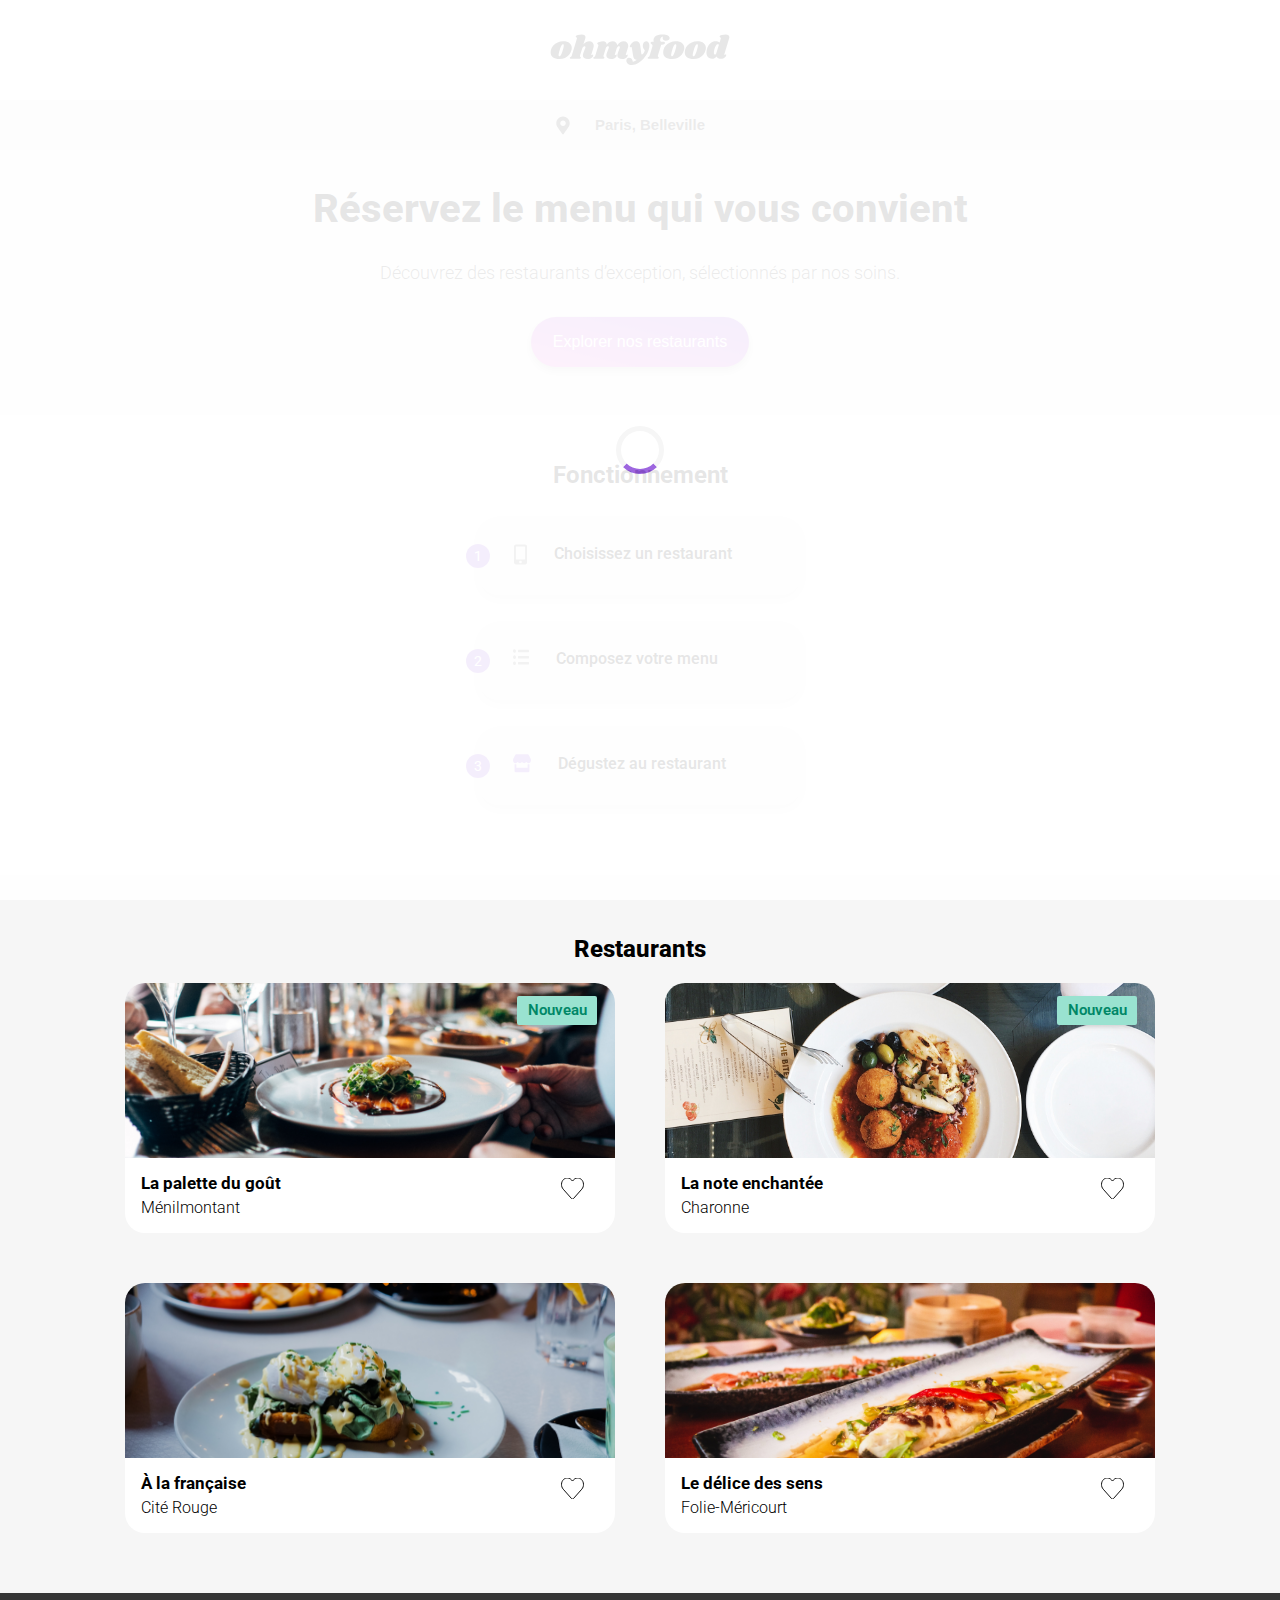
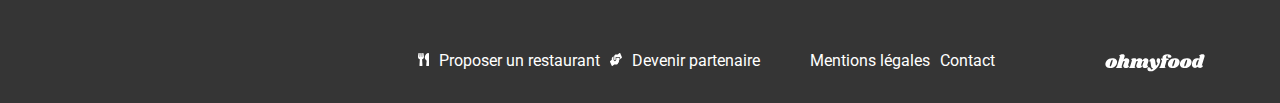
<file: html/index.html>
<!DOCTYPE html>
<html lang="fr">
  <head>
    <meta charset="UTF-8" />
    <meta name="viewport" content="width=device-width, initial-scale=1.0" />
    <title>Ohmyfood</title>
    <link rel="stylesheet" href="/styles/pages/css/main.css" />
    <link rel="preconnect" href="https://fonts.googleapis.com" />
    <link rel="preconnect" href="https://fonts.gstatic.com" crossorigin />
    <link
      href="https://fonts.googleapis.com/css2?family=Roboto&family=Shrikhand&display=swap"
      rel="stylesheet"
    />
  <body>
    <!-- loader -->
    <span class="loader">
      <span class="loader-icon"></span>
    </span>
    <!-- header -->
    <header>
      <!-- .header -->
      <section class="header">
        <!-- flèche retour -->
        <svg
          class="header__arrow--invisible"
          xmlns="http://www.w3.org/2000/svg"
          width="50"
          height="50"
          viewBox="0 0 18 16"
          fill="none"
        >
          <path
            d="M10.3856 14.9295L9.53347 15.7429C9.17267 16.0873 8.58924 16.0873 8.23228 15.7429L0.770601 8.62407C0.4098 8.27967 0.4098 7.72277 0.770601 7.38203L8.23228 0.259522C8.59308 -0.0848796 9.1765 -0.0848796 9.53347 0.259522L10.3856 1.07289C10.7502 1.42096 10.7425 1.98886 10.3702 2.32959L5.74505 6.53568H16.7764C17.2869 6.53568 17.6976 6.92772 17.6976 7.41501V8.58744C17.6976 9.07473 17.2869 9.46676 16.7764 9.46676H5.74505L10.3702 13.6728C10.7464 14.0136 10.754 14.5815 10.3856 14.9295Z"
            fill="#353535"
          />
        </svg>
        <!-- logo -->
        <svg
          class="header__logo"
          xmlns="http://www.w3.org/2000/svg"
          width="50"
          height="50"
          viewBox="0 0 197 34"
          fill="none"
        >
          <path
            d="M14.2888 7.56C17.5528 7.56 19.9528 8.22 21.4888 9.54C23.0488 10.86 23.8288 12.588 23.8288 14.724C23.8288 15.444 23.7328 16.248 23.5408 17.136C23.0848 19.104 22.2328 20.832 20.9848 22.32C19.7368 23.784 18.2008 24.924 16.3768 25.74C14.5768 26.532 12.6208 26.928 10.5088 26.928C7.1728 26.928 4.7008 26.268 3.0928 24.948C1.5088 23.604 0.716797 21.828 0.716797 19.62C0.716797 18.876 0.812797 18.048 1.0048 17.136C1.4608 15.264 2.3248 13.608 3.5968 12.168C4.8928 10.704 6.4648 9.576 8.3128 8.784C10.1848 7.968 12.1768 7.56 14.2888 7.56ZM14.1808 10.764C13.6768 10.764 13.1368 11.22 12.5608 12.132C12.0088 13.02 11.3488 14.712 10.5808 17.208C9.8128 19.704 9.4288 21.456 9.4288 22.464C9.4288 22.992 9.5128 23.352 9.6808 23.544C9.8488 23.712 10.0768 23.796 10.3648 23.796C10.8688 23.844 11.3848 23.412 11.9128 22.5C12.4648 21.588 13.1488 19.812 13.9648 17.172C14.7088 14.844 15.0808 13.152 15.0808 12.096C15.0808 11.592 14.9968 11.244 14.8288 11.052C14.6848 10.86 14.4688 10.764 14.1808 10.764Z"
            fill="#101010"
          />
          <path
            d="M45.3467 21.636C45.2987 21.732 45.2747 21.876 45.2747 22.068C45.2747 22.236 45.3107 22.368 45.3827 22.464C45.4787 22.56 45.5987 22.608 45.7427 22.608C46.0307 22.608 46.2707 22.488 46.4627 22.248C46.6787 21.984 46.8227 21.852 46.8947 21.852C47.0147 21.852 47.1107 21.936 47.1827 22.104C47.2547 22.248 47.2907 22.428 47.2907 22.644C47.3147 23.34 47.0867 24.024 46.6067 24.696C46.1267 25.344 45.4187 25.884 44.4827 26.316C43.5707 26.724 42.4667 26.928 41.1707 26.928C39.5867 26.928 38.3267 26.568 37.3907 25.848C36.4547 25.104 35.9747 24.12 35.9507 22.896C35.9507 22.008 36.1667 21.012 36.5987 19.908L38.5787 14.724C38.6987 14.412 38.7587 14.16 38.7587 13.968C38.7587 13.656 38.6507 13.416 38.4347 13.248C38.2427 13.056 38.0027 12.96 37.7147 12.96C37.2587 12.96 36.7907 13.176 36.3107 13.608C35.8547 14.016 35.4827 14.688 35.1947 15.624V15.552L32.9267 22.86C32.8547 23.148 32.8187 23.4 32.8187 23.616C32.8187 23.928 32.8787 24.18 32.9987 24.372C33.1187 24.54 33.2867 24.708 33.5027 24.876C33.6707 25.044 33.7907 25.188 33.8627 25.308C33.9347 25.404 33.9467 25.536 33.8987 25.704C33.7787 26.016 33.5387 26.244 33.1787 26.388C32.8187 26.532 32.2667 26.604 31.5227 26.604H23.3147C22.6907 26.604 22.2347 26.508 21.9467 26.316C21.6587 26.1 21.5627 25.824 21.6587 25.488C21.7547 25.2 22.0067 24.948 22.4147 24.732C22.7747 24.54 23.0747 24.312 23.3147 24.048C23.5547 23.784 23.7587 23.364 23.9267 22.788L29.3987 4.824C29.4707 4.608 29.5067 4.428 29.5067 4.284C29.5067 4.02 29.4347 3.804 29.2907 3.636C29.1707 3.468 29.0027 3.3 28.7867 3.132C28.5467 2.94 28.3667 2.772 28.2467 2.628C28.1507 2.484 28.1387 2.292 28.2107 2.052C28.3547 1.5 29.1107 1.02 30.4787 0.611999C31.8467 0.204 33.2747 0 34.7627 0C36.1547 0 37.1747 0.264 37.8227 0.792001C38.4947 1.32 38.8307 2.04 38.8307 2.952C38.8307 3.48 38.7467 3.996 38.5787 4.5L36.6347 10.836C37.5707 9.612 38.5547 8.76 39.5867 8.28C40.6427 7.8 41.7827 7.56 43.0067 7.56C44.4707 7.56 45.6467 8.004 46.5347 8.892C47.4467 9.78 47.9027 10.932 47.9027 12.348C47.9027 13.092 47.7827 13.824 47.5427 14.544L45.3467 21.636Z"
            fill="#101010"
          />
          <path
            d="M83.0733 21.636C83.0253 21.732 83.0013 21.876 83.0013 22.068C83.0013 22.236 83.0373 22.368 83.1093 22.464C83.2053 22.56 83.3253 22.608 83.4693 22.608C83.7573 22.608 83.9973 22.488 84.1893 22.248C84.4053 21.984 84.5493 21.852 84.6213 21.852C84.7413 21.852 84.8373 21.936 84.9093 22.104C84.9813 22.248 85.0173 22.428 85.0173 22.644C85.0413 23.34 84.8133 24.024 84.3333 24.696C83.8533 25.344 83.1453 25.884 82.2093 26.316C81.2973 26.724 80.1933 26.928 78.8973 26.928C77.3133 26.928 76.0533 26.568 75.1173 25.848C74.1813 25.104 73.7013 24.12 73.6773 22.896C73.6773 22.008 73.8933 21.012 74.3253 19.908L76.3053 14.724C76.4253 14.412 76.4853 14.16 76.4853 13.968C76.4853 13.656 76.3773 13.416 76.1613 13.248C75.9693 13.056 75.7293 12.96 75.4413 12.96C75.0333 12.96 74.6133 13.14 74.1813 13.5C73.7493 13.86 73.3653 14.424 73.0293 15.192L71.0493 21.636C71.0013 21.732 70.9773 21.876 70.9773 22.068C70.9773 22.236 71.0133 22.368 71.0853 22.464C71.1813 22.56 71.3013 22.608 71.4453 22.608C71.7333 22.608 71.9733 22.488 72.1653 22.248C72.3813 21.984 72.5253 21.852 72.5973 21.852C72.7173 21.852 72.8133 21.936 72.8853 22.104C72.9573 22.248 72.9933 22.428 72.9933 22.644C73.0173 23.34 72.7893 24.024 72.3093 24.696C71.8293 25.344 71.1213 25.884 70.1853 26.316C69.2733 26.724 68.1693 26.928 66.8733 26.928C65.2893 26.928 64.0293 26.568 63.0933 25.848C62.1573 25.104 61.6773 24.12 61.6533 22.896C61.6533 22.008 61.8693 21.012 62.3013 19.908L64.2813 14.724C64.4013 14.412 64.4613 14.16 64.4613 13.968C64.4613 13.656 64.3533 13.416 64.1373 13.248C63.9453 13.056 63.7053 12.96 63.4173 12.96C63.0093 12.96 62.5893 13.14 62.1573 13.5C61.7253 13.836 61.3653 14.388 61.0773 15.156L58.7013 22.86C58.6053 23.124 58.5573 23.376 58.5573 23.616C58.5573 23.904 58.6173 24.144 58.7373 24.336C58.8573 24.504 59.0253 24.684 59.2413 24.876C59.4093 25.02 59.5293 25.152 59.6013 25.272C59.6733 25.392 59.6853 25.536 59.6373 25.704C59.5413 26.016 59.3133 26.244 58.9533 26.388C58.5933 26.532 58.0293 26.604 57.2613 26.604H49.0533C48.4293 26.604 47.9853 26.508 47.7213 26.316C47.4333 26.1 47.3253 25.824 47.3973 25.488C47.4933 25.2 47.7453 24.948 48.1533 24.732C48.5133 24.54 48.8133 24.312 49.0533 24.048C49.2933 23.784 49.4973 23.364 49.6653 22.788L52.8693 12.384C52.9173 12.264 52.9413 12.096 52.9413 11.88C52.9413 11.616 52.8813 11.412 52.7613 11.268C52.6653 11.124 52.4973 10.944 52.2573 10.728C52.0173 10.536 51.8493 10.368 51.7533 10.224C51.6573 10.08 51.6453 9.888 51.7173 9.648C51.8613 9.096 52.6173 8.616 53.9853 8.208C55.3533 7.776 56.7813 7.56 58.2693 7.56C59.4453 7.56 60.3693 7.884 61.0413 8.532C61.7373 9.18 62.0733 10.068 62.0493 11.196C63.0333 9.828 64.0653 8.88 65.1453 8.352C66.2493 7.824 67.4373 7.56 68.7093 7.56C70.1013 7.56 71.2293 7.968 72.0933 8.784C72.9813 9.576 73.4733 10.62 73.5693 11.916C74.6013 10.284 75.7053 9.156 76.8813 8.532C78.0573 7.884 79.3413 7.56 80.7333 7.56C82.1973 7.56 83.3733 8.004 84.2613 8.892C85.1733 9.78 85.6293 10.932 85.6293 12.348C85.6293 13.092 85.5093 13.824 85.2693 14.544L83.0733 21.636Z"
            fill="#101010"
          />
          <path
            d="M105.288 7.56C106.344 7.56 107.184 7.992 107.808 8.856C108.456 9.696 108.78 10.848 108.78 12.312C108.78 13.584 108.552 14.952 108.096 16.416C107.208 19.368 105.78 22.152 103.812 24.768C101.868 27.384 99.6244 29.484 97.0804 31.068C94.5604 32.652 92.0404 33.444 89.5204 33.444C88.2724 33.444 87.1924 33.228 86.2804 32.796C85.3924 32.364 84.7204 31.788 84.2644 31.068C83.7844 30.348 83.5444 29.58 83.5444 28.764C83.5444 28.404 83.6044 28.008 83.7244 27.576C83.9404 26.904 84.3004 26.388 84.8044 26.028C85.3084 25.668 85.9084 25.488 86.6044 25.488C87.7084 25.488 88.6084 25.86 89.3044 26.604C90.0244 27.372 90.4804 28.416 90.6724 29.736C92.2084 29.664 93.6244 29.004 94.9204 27.756C93.6964 27.54 92.7844 27.132 92.1844 26.532C91.6084 25.908 91.2124 24.948 90.9964 23.652L89.5564 14.832C89.4844 14.376 89.3764 14.064 89.2324 13.896C89.1124 13.704 88.9444 13.608 88.7284 13.608C88.5604 13.608 88.3564 13.692 88.1164 13.86C87.9004 14.028 87.7444 14.112 87.6484 14.112C87.4564 14.112 87.3604 13.908 87.3604 13.5C87.3604 13.164 87.4204 12.804 87.5404 12.42C87.9724 11.052 88.7764 9.9 89.9524 8.964C91.1284 8.004 92.4964 7.524 94.0564 7.524C95.5924 7.524 96.7204 7.98 97.4404 8.892C98.1844 9.804 98.6644 11.208 98.8804 13.104L99.9604 21.024C100.032 21.624 100.248 21.924 100.608 21.924C101.04 21.924 101.544 21.54 102.12 20.772C102.696 19.98 103.26 18.864 103.812 17.424C103.092 16.776 102.54 16.032 102.156 15.192C101.772 14.352 101.58 13.452 101.58 12.492C101.58 11.748 101.676 11.076 101.868 10.476C102.156 9.516 102.6 8.796 103.2 8.316C103.824 7.812 104.52 7.56 105.288 7.56Z"
            fill="#101010"
          />
          <path
            d="M123.221 0C125.789 0 127.709 0.396 128.981 1.188C130.277 1.956 130.925 2.904 130.925 4.032C130.925 4.944 130.541 5.652 129.773 6.156C129.029 6.636 128.045 6.876 126.821 6.876C125.693 6.876 124.817 6.6 124.193 6.048C123.569 5.496 123.257 4.812 123.257 3.996C123.257 3.492 123.413 2.964 123.725 2.412C123.005 2.412 122.405 2.592 121.925 2.952C121.445 3.288 121.073 3.876 120.809 4.716C120.665 5.244 120.593 5.736 120.593 6.192C120.593 6.768 120.689 7.224 120.881 7.56C121.097 7.872 121.397 8.028 121.781 8.028H123.905C125.153 8.028 125.777 8.412 125.777 9.18C125.777 9.276 125.753 9.42 125.705 9.612C125.561 10.14 125.261 10.536 124.805 10.8C124.373 11.064 123.713 11.196 122.825 11.196H121.745L118.181 22.86C118.109 23.148 118.073 23.4 118.073 23.616C118.073 23.928 118.133 24.18 118.253 24.372C118.373 24.54 118.541 24.708 118.757 24.876C118.925 25.044 119.045 25.188 119.117 25.308C119.189 25.404 119.201 25.536 119.153 25.704C119.033 26.016 118.793 26.244 118.433 26.388C118.073 26.532 117.521 26.604 116.777 26.604H108.569C107.945 26.604 107.489 26.508 107.201 26.316C106.913 26.1 106.817 25.824 106.913 25.488C107.009 25.2 107.261 24.948 107.669 24.732C108.029 24.54 108.329 24.312 108.569 24.048C108.809 23.784 109.013 23.364 109.181 22.788L111.989 13.572C112.109 13.212 112.169 12.84 112.169 12.456C112.169 11.976 112.061 11.604 111.845 11.34C111.653 11.052 111.353 10.74 110.945 10.404C110.681 10.188 110.477 10.008 110.333 9.864C110.213 9.696 110.153 9.504 110.153 9.288C110.129 8.832 110.285 8.508 110.621 8.316C110.981 8.124 111.653 8.028 112.637 8.028H113.537C113.369 7.428 113.285 6.828 113.285 6.228C113.285 5.628 113.393 5.004 113.609 4.356C114.065 3.132 115.037 2.1 116.525 1.26C118.037 0.42 120.269 0 123.221 0Z"
            fill="#101010"
          />
          <path
            d="M137.441 7.56C140.705 7.56 143.105 8.22 144.641 9.54C146.201 10.86 146.981 12.588 146.981 14.724C146.981 15.444 146.885 16.248 146.693 17.136C146.237 19.104 145.385 20.832 144.137 22.32C142.889 23.784 141.353 24.924 139.529 25.74C137.729 26.532 135.773 26.928 133.661 26.928C130.325 26.928 127.853 26.268 126.245 24.948C124.661 23.604 123.869 21.828 123.869 19.62C123.869 18.876 123.965 18.048 124.157 17.136C124.613 15.264 125.477 13.608 126.749 12.168C128.045 10.704 129.617 9.576 131.465 8.784C133.337 7.968 135.329 7.56 137.441 7.56ZM137.333 10.764C136.829 10.764 136.289 11.22 135.713 12.132C135.161 13.02 134.501 14.712 133.733 17.208C132.965 19.704 132.581 21.456 132.581 22.464C132.581 22.992 132.665 23.352 132.833 23.544C133.001 23.712 133.229 23.796 133.517 23.796C134.021 23.844 134.537 23.412 135.065 22.5C135.617 21.588 136.301 19.812 137.117 17.172C137.861 14.844 138.233 13.152 138.233 12.096C138.233 11.592 138.149 11.244 137.981 11.052C137.837 10.86 137.621 10.764 137.333 10.764Z"
            fill="#101010"
          />
          <path
            d="M161.066 7.56C164.33 7.56 166.73 8.22 168.266 9.54C169.826 10.86 170.606 12.588 170.606 14.724C170.606 15.444 170.51 16.248 170.318 17.136C169.862 19.104 169.01 20.832 167.762 22.32C166.514 23.784 164.978 24.924 163.154 25.74C161.354 26.532 159.398 26.928 157.286 26.928C153.95 26.928 151.478 26.268 149.87 24.948C148.286 23.604 147.494 21.828 147.494 19.62C147.494 18.876 147.59 18.048 147.782 17.136C148.238 15.264 149.102 13.608 150.374 12.168C151.67 10.704 153.242 9.576 155.09 8.784C156.962 7.968 158.954 7.56 161.066 7.56ZM160.958 10.764C160.454 10.764 159.914 11.22 159.338 12.132C158.786 13.02 158.126 14.712 157.358 17.208C156.59 19.704 156.206 21.456 156.206 22.464C156.206 22.992 156.29 23.352 156.458 23.544C156.626 23.712 156.854 23.796 157.142 23.796C157.646 23.844 158.162 23.412 158.69 22.5C159.242 21.588 159.926 19.812 160.742 17.172C161.486 14.844 161.858 13.152 161.858 12.096C161.858 11.592 161.774 11.244 161.606 11.052C161.462 10.86 161.246 10.764 160.958 10.764Z"
            fill="#101010"
          />
          <path
            d="M190.883 21.42C190.835 21.612 190.811 21.744 190.811 21.816C190.811 21.984 190.859 22.116 190.955 22.212C191.051 22.308 191.171 22.356 191.315 22.356C191.603 22.356 191.843 22.236 192.035 21.996C192.251 21.732 192.395 21.6 192.467 21.6C192.587 21.6 192.683 21.684 192.755 21.852C192.827 22.02 192.863 22.212 192.863 22.428C192.887 23.076 192.635 23.736 192.107 24.408C191.603 25.08 190.919 25.632 190.055 26.064C189.191 26.496 188.255 26.712 187.247 26.712C186.047 26.712 185.003 26.484 184.115 26.028C183.227 25.572 182.615 24.972 182.279 24.228C181.631 25.068 180.887 25.692 180.047 26.1C179.207 26.508 178.319 26.712 177.383 26.712C176.279 26.712 175.247 26.436 174.287 25.884C173.351 25.332 172.595 24.552 172.019 23.544C171.467 22.512 171.191 21.348 171.191 20.052C171.191 17.868 171.599 15.816 172.415 13.896C173.255 11.952 174.419 10.392 175.907 9.216C177.395 8.016 179.087 7.416 180.983 7.416C182.015 7.416 182.891 7.536 183.611 7.776C184.355 8.016 185.027 8.376 185.627 8.856L186.851 4.824C186.923 4.608 186.959 4.428 186.959 4.284C186.959 4.02 186.887 3.804 186.743 3.636C186.623 3.468 186.455 3.3 186.239 3.132C185.999 2.94 185.819 2.772 185.699 2.628C185.603 2.484 185.591 2.292 185.663 2.052C185.807 1.5 186.563 1.02 187.931 0.611999C189.299 0.204 190.727 0 192.215 0C193.607 0 194.627 0.264 195.275 0.792001C195.947 1.32 196.283 2.04 196.283 2.952C196.283 3.48 196.199 3.996 196.031 4.5L190.883 21.42ZM184.871 11.304C184.487 10.968 184.067 10.8 183.611 10.8C182.915 10.8 182.231 11.316 181.559 12.348C180.887 13.38 180.347 14.628 179.939 16.092C179.531 17.556 179.339 18.876 179.363 20.052C179.363 21.372 179.795 22.032 180.659 22.032C180.971 22.032 181.235 21.912 181.451 21.672C181.667 21.408 181.871 20.988 182.063 20.412L184.871 11.304Z"
            fill="#101010"
          />
        </svg>
        <!-- location -->
      </section>
      <section class="location">
        <svg
          class="location__icon"
          xmlns="http://www.w3.org/2000/svg"
          width="20"
          height="20"
          viewBox="0 0 12 17"
          fill="none"
        >
          <path
            d="M5.38337 16.1772C0.842812 9.59472 0 8.91915 0 6.5C0 3.18628 2.68628 0.5 6 0.5C9.31372 0.5 12 3.18628 12 6.5C12 8.91915 11.1572 9.59472 6.61662 16.1772C6.31865 16.6076 5.68131 16.6076 5.38337 16.1772ZM6 9C7.38072 9 8.5 7.88072 8.5 6.5C8.5 5.11928 7.38072 4 6 4C4.61928 4 3.5 5.11928 3.5 6.5C3.5 7.88072 4.61928 9 6 9Z"
            fill="#353535"
          />
        </svg>
        <form method="get" action="#">
          <input
            class="location__search"
            type="text"
            placeholder="Paris, Belleville"
          />
        </form>
      </section>
    </header>

    <main>
      <!-- introduction -->
      <section class="introduction">
        <h1 class="introduction__titre">Réservez le menu qui vous convient</h1>
        <p class="introduction__blabla">
          Découvrez des restaurants d’exception, sélectionnés par nos soins.
        </p>
        <button class="btn">Explorer nos restaurants</button>
      </section>

      <!-- Fonctionnement -->
      <section class="functioning">
        <h2 class="functioning__title">Fonctionnement</h2>
        <div class="functioning__tuto">
          <!-- slide 1 -->
          <div class="functioning__tuto--slide">
            <div class="slide__number">1</div>
            <svg
              class="slide__icon"
              xmlns="http://www.w3.org/2000/svg"
              width="14"
              height="21"
              viewBox="0 0 14 21"
              fill="none"
            >
              <path
                d="M12.0487 0.543091H2.9356C1.85748 0.543091 0.982788 1.37885 0.982788 2.40898V18.58C0.982788 19.6101 1.85748 20.4459 2.9356 20.4459H12.0487C13.1268 20.4459 14.0015 19.6101 14.0015 18.58V2.40898C14.0015 1.37885 13.1268 0.543091 12.0487 0.543091ZM7.49216 19.202C6.77206 19.202 6.19028 18.6461 6.19028 17.958C6.19028 17.27 6.77206 16.7141 7.49216 16.7141C8.21226 16.7141 8.79403 17.27 8.79403 17.958C8.79403 18.6461 8.21226 19.202 7.49216 19.202ZM12.0487 15.0037C12.0487 15.2603 11.829 15.4702 11.5605 15.4702H3.4238C3.15529 15.4702 2.9356 15.2603 2.9356 15.0037V2.87545C2.9356 2.61889 3.15529 2.40898 3.4238 2.40898H11.5605C11.829 2.40898 12.0487 2.61889 12.0487 2.87545V15.0037Z"
                fill="#7E7E7E"
              />
            </svg>
            <span class="slide__txt">Choisissez un restaurant</span>
          </div>
          <!-- slide 2 -->
          <div class="functioning__tuto--slide">
            <div class="slide__number">2</div>
            <svg
              class="slide__icon"
              xmlns="http://www.w3.org/2000/svg"
              width="16"
              height="17"
              viewBox="0 0 16 17"
              fill="none"
            >
              <path
                d="M1.5 0.209595C1.20333 0.209595 0.913319 0.317343 0.666645 0.519215C0.419972 0.721087 0.227713 1.00802 0.114181 1.34372C0.000649929 1.67942 -0.0290551 2.04881 0.0288228 2.40519C0.0867006 2.76157 0.229562 3.08892 0.439341 3.34586C0.649119 3.60279 0.916394 3.77777 1.20737 3.84865C1.49834 3.91954 1.79994 3.88316 2.07403 3.74411C2.34811 3.60506 2.58238 3.36958 2.74721 3.06746C2.91203 2.76533 3 2.41013 3 2.04677C3 1.55952 2.84197 1.09223 2.56066 0.747692C2.27936 0.403154 1.89783 0.209595 1.5 0.209595ZM1.5 6.33353C1.20333 6.33353 0.913319 6.44128 0.666645 6.64315C0.419972 6.84502 0.227713 7.13195 0.114181 7.46765C0.000649929 7.80335 -0.0290551 8.17275 0.0288228 8.52912C0.0867006 8.8855 0.229562 9.21286 0.439341 9.46979C0.649119 9.72672 0.916394 9.9017 1.20737 9.97259C1.49834 10.0435 1.79994 10.0071 2.07403 9.86804C2.34811 9.72899 2.58238 9.49351 2.74721 9.19139C2.91203 8.88927 3 8.53407 3 8.17071C3 7.68346 2.84197 7.21616 2.56066 6.87163C2.27936 6.52709 1.89783 6.33353 1.5 6.33353ZM1.5 12.4575C1.20333 12.4575 0.913319 12.5652 0.666645 12.7671C0.419972 12.969 0.227713 13.2559 0.114181 13.5916C0.000649929 13.9273 -0.0290551 14.2967 0.0288228 14.6531C0.0867006 15.0094 0.229562 15.3368 0.439341 15.5937C0.649119 15.8507 0.916394 16.0256 1.20737 16.0965C1.49834 16.1674 1.79994 16.131 2.07403 15.992C2.34811 15.8529 2.58238 15.6174 2.74721 15.3153C2.91203 15.0132 3 14.658 3 14.2946C3 13.8074 2.84197 13.3401 2.56066 12.9956C2.27936 12.651 1.89783 12.4575 1.5 12.4575ZM15.5 13.0699H5.5C5.36739 13.0699 5.24022 13.1344 5.14645 13.2492C5.05268 13.3641 5 13.5198 5 13.6822V14.907C5 15.0695 5.05268 15.2252 5.14645 15.3401C5.24022 15.4549 5.36739 15.5194 5.5 15.5194H15.5C15.6326 15.5194 15.7598 15.4549 15.8536 15.3401C15.9473 15.2252 16 15.0695 16 14.907V13.6822C16 13.5198 15.9473 13.3641 15.8536 13.2492C15.7598 13.1344 15.6326 13.0699 15.5 13.0699ZM15.5 0.821988H5.5C5.36739 0.821988 5.24022 0.886508 5.14645 1.00135C5.05268 1.1162 5 1.27196 5 1.43438V2.65917C5 2.82158 5.05268 2.97735 5.14645 3.0922C5.24022 3.20704 5.36739 3.27156 5.5 3.27156H15.5C15.6326 3.27156 15.7598 3.20704 15.8536 3.0922C15.9473 2.97735 16 2.82158 16 2.65917V1.43438C16 1.27196 15.9473 1.1162 15.8536 1.00135C15.7598 0.886508 15.6326 0.821988 15.5 0.821988ZM15.5 6.94592H5.5C5.36739 6.94592 5.24022 7.01044 5.14645 7.12529C5.05268 7.24013 5 7.3959 5 7.55831V8.7831C5 8.94552 5.05268 9.10128 5.14645 9.21613C5.24022 9.33098 5.36739 9.39549 5.5 9.39549H15.5C15.6326 9.39549 15.7598 9.33098 15.8536 9.21613C15.9473 9.10128 16 8.94552 16 8.7831V7.55831C16 7.3959 15.9473 7.24013 15.8536 7.12529C15.7598 7.01044 15.6326 6.94592 15.5 6.94592Z"
                fill="#7E7E7E"
              />
            </svg>
            <span class="slide__txt">Composez votre menu</span>
          </div>
          <!-- slide 3 -->
          <div class="functioning__tuto--slide">
            <div class="slide__number">3</div>
            <svg
              class="slide__icon"
              xmlns="http://www.w3.org/2000/svg"
              width="18"
              height="19"
              viewBox="0 0 18 19"
              fill="none"
            >
              <path
                d="M17.5914 4.43686L15.6947 0.812378C15.5252 0.487014 15.2242 0.287598 14.9027 0.287598H3.09613C2.77466 0.287598 2.47365 0.487014 2.30415 0.812378L0.407495 4.43686C-0.571518 6.30858 0.296443 8.91149 2.12588 9.20887C2.25739 9.22986 2.39182 9.24035 2.52625 9.24035C3.39129 9.24035 4.15697 8.78554 4.683 8.08234C5.20904 8.78554 5.97764 9.24035 6.83976 9.24035C7.70479 9.24035 8.47047 8.78554 8.99651 8.08234C9.52254 8.78554 10.2911 9.24035 11.1533 9.24035C12.0183 9.24035 12.784 8.78554 13.31 8.08234C13.839 8.78554 14.6046 9.24035 15.4668 9.24035C15.6041 9.24035 15.7356 9.22986 15.8671 9.20887C17.7024 8.91499 18.5733 6.31208 17.5914 4.43686ZM15.4726 10.3634C15.1804 10.3634 14.891 10.3109 14.6105 10.2304V13.722H3.38837V10.2304C3.10782 10.3074 2.8185 10.3634 2.52625 10.3634C2.35091 10.3634 2.17264 10.3494 2.00022 10.3214C1.83656 10.2934 1.67583 10.2479 1.52094 10.1955V17.0806C1.52094 17.6998 1.93885 18.2001 2.45612 18.2001H15.5486C16.0659 18.2001 16.4838 17.6998 16.4838 17.0806V10.1955C16.326 10.2514 16.1681 10.2969 16.0045 10.3214C15.8262 10.3494 15.6509 10.3634 15.4726 10.3634Z"
                fill="#9356DC"
              />
            </svg>
            <span class="slide__txt">Dégustez au restaurant</span>
          </div>
        </div>
      </section>

      <!-- Restaurants -->
      <section class="restaurant">
        <h2 class="restaurant__title">Restaurants</h2>
        <div class="restoContainer">
          <!-- restaurant 1 -->
          <div class="restaurant__container">
            <a href="./la-palette-du-gout.html" class="restaurant__card">
              <div class="restaurant__card--new">Nouveau</div>
              <img
                class="restaurant__card--img"
                src="/assets/images/restaurants/jay-wennington-N_Y88TWmGwA-unsplash.jpg"
                alt="photo gastronomique d'un plat"
              />
              <h3 class="restaurant__card--title">La palette du goût</h3>
              <span class="restaurant__card--txt">Ménilmontant</span>
            </a>
              <svg
                class="restaurant__container--emptyheart"
                xmlns="http://www.w3.org/2000/svg"
                width="23"
                height="21"
                viewBox="0 0 23 21"
                fill="none"
                tabindex="0"
              >
                <path
                  d="M20.3647 1.43666C18.01 -0.752399 14.5081 -0.358649 12.3468 2.07416L11.5003 3.02573L10.6538 2.07416C8.49677 -0.358649 4.99052 -0.752399 2.63583 1.43666C-0.0626076 3.94916 -0.204405 8.45854 2.21044 11.182L10.5249 20.5476C11.062 21.1523 11.9343 21.1523 12.4714 20.5476L20.7858 11.182C23.205 8.45854 23.0632 3.94916 20.3647 1.43666Z"
                  stroke="#101010"
                />
              </svg>
              <svg
                class="restaurant__container--fullheart"
                xmlns="http://www.w3.org/2000/svg"
                width="23"
                height="21"
                viewBox="0 0 23 21"
                fill="none"
                tabindex="0"
              >
                <path
                  d="M20.3647 1.43666C18.01 -0.752399 14.5081 -0.358649 12.3468 2.07416L11.5003 3.02573L10.6538 2.07416C8.49677 -0.358649 4.99052 -0.752399 2.63583 1.43666C-0.0626076 3.94916 -0.204405 8.45854 2.21044 11.182L10.5249 20.5476C11.062 21.1523 11.9343 21.1523 12.4714 20.5476L20.7858 11.182C23.205 8.45854 23.0632 3.94916 20.3647 1.43666Z"
                  fill="url(#paint0_linear_25368_712)"
                  stroke="url(#paint0_linear_25368_712)"
                />
                <defs>
                  <linearGradient
                  id="paint0_linear_25368_712"
                  x1="11.5"
                  y1="-5.45937"
                  x2="3.93419"
                  y2="27.993"
                  gradientUnits="userSpaceOnUse"
              >
                  <stop offset="0" stop-color="#9356DC" />
                  <stop offset="1" stop-color="#FF79DA" />
              </linearGradient>
              
                </defs>
              </svg>
          </div>
          <!-- restaurant 2 -->
          <div class="restaurant__container">
            <a href="./la-note-enchantee.html" class="restaurant__card">
              <div class="restaurant__card--new">Nouveau</div>
              <img
                class="restaurant__card--img"
                src="/assets/images/restaurants/stil-u2Lp8tXIcjw-unsplash.jpg"
                alt="photo grastronomique d'un plat"
              />
              <h3 class="restaurant__card--title">La note enchantée</h3>
              <span class="restaurant__card--txt">Charonne</span>
            </a>
            <svg
              class="restaurant__container--emptyheart"
              xmlns="http://www.w3.org/2000/svg"
              width="23"
              height="21"
              viewBox="0 0 23 21"
              fill="none"
            >
              <path
                d="M20.3647 1.43666C18.01 -0.752399 14.5081 -0.358649 12.3468 2.07416L11.5003 3.02573L10.6538 2.07416C8.49677 -0.358649 4.99052 -0.752399 2.63583 1.43666C-0.0626076 3.94916 -0.204405 8.45854 2.21044 11.182L10.5249 20.5476C11.062 21.1523 11.9343 21.1523 12.4714 20.5476L20.7858 11.182C23.205 8.45854 23.0632 3.94916 20.3647 1.43666Z"
                stroke="#101010"
              />
            </svg>
            <svg
              class="restaurant__container--fullheart"
              xmlns="http://www.w3.org/2000/svg"
              width="23"
              height="21"
              viewBox="0 0 23 21"
              fill="none"
              tabindex="0"
            >
              <path
                d="M20.3647 1.43666C18.01 -0.752399 14.5081 -0.358649 12.3468 2.07416L11.5003 3.02573L10.6538 2.07416C8.49677 -0.358649 4.99052 -0.752399 2.63583 1.43666C-0.0626076 3.94916 -0.204405 8.45854 2.21044 11.182L10.5249 20.5476C11.062 21.1523 11.9343 21.1523 12.4714 20.5476L20.7858 11.182C23.205 8.45854 23.0632 3.94916 20.3647 1.43666Z"
                fill="url(#paint0_linear_25368_712)"
                stroke="url(#paint0_linear_25368_712)"
              />
            </svg>
          </div>
          <!-- restaurant 3 -->
          <div class="restaurant__container">
            <a href="./a-la-francaise.html" class="restaurant__card">
              <img
                class="restaurant__card--img"
                src="/assets/images/restaurants/toa-heftiba-DQKerTsQwi0-unsplash.jpg"
                alt="photo gastronomique d'un plat"
              />
              <h3 class="restaurant__card--title">À la française</h3>
              <span class="restaurant__card--txt">Cité Rouge</span>
            </a>
            <svg
              class="restaurant__container--emptyheart"
              xmlns="http://www.w3.org/2000/svg"
              width="23"
              height="21"
              viewBox="0 0 23 21"
              fill="none"
            >
              <path
                d="M20.3647 1.43666C18.01 -0.752399 14.5081 -0.358649 12.3468 2.07416L11.5003 3.02573L10.6538 2.07416C8.49677 -0.358649 4.99052 -0.752399 2.63583 1.43666C-0.0626076 3.94916 -0.204405 8.45854 2.21044 11.182L10.5249 20.5476C11.062 21.1523 11.9343 21.1523 12.4714 20.5476L20.7858 11.182C23.205 8.45854 23.0632 3.94916 20.3647 1.43666Z"
                stroke="#101010"
              />
            </svg>
            <svg
              class="restaurant__container--fullheart"
              xmlns="http://www.w3.org/2000/svg"
              width="23"
              height="21"
              viewBox="0 0 23 21"
              fill="none"
              tabindex="0"
            >
              <path
                d="M20.3647 1.43666C18.01 -0.752399 14.5081 -0.358649 12.3468 2.07416L11.5003 3.02573L10.6538 2.07416C8.49677 -0.358649 4.99052 -0.752399 2.63583 1.43666C-0.0626076 3.94916 -0.204405 8.45854 2.21044 11.182L10.5249 20.5476C11.062 21.1523 11.9343 21.1523 12.4714 20.5476L20.7858 11.182C23.205 8.45854 23.0632 3.94916 20.3647 1.43666Z"
                fill="url(#paint0_linear_25368_712)"
                stroke="url(#paint0_linear_25368_712)"
              />
            </svg>
          </div>
          <!-- restaurant 4 -->
          <div class="restaurant__container">
            <a href="./le-delice-des-sens.html" class="restaurant__card">
              <img
                class="restaurant__card--img"
                src="/assets/images/restaurants/louis-hansel-shotsoflouis-qNBGVyOCY8Q-unsplash.jpg"
                alt="photo gastronomique d'un plat"
              />
              <h3 class="restaurant__card--title">Le délice des sens</h3>
              <span class="restaurant__card--txt">Folie-Méricourt</span>
            </a>
            <svg
              class="restaurant__container--emptyheart"
              xmlns="http://www.w3.org/2000/svg"
              width="23"
              height="21"
              viewBox="0 0 23 21"
              fill="none"
            >
              <path
                d="M20.3647 1.43666C18.01 -0.752399 14.5081 -0.358649 12.3468 2.07416L11.5003 3.02573L10.6538 2.07416C8.49677 -0.358649 4.99052 -0.752399 2.63583 1.43666C-0.0626076 3.94916 -0.204405 8.45854 2.21044 11.182L10.5249 20.5476C11.062 21.1523 11.9343 21.1523 12.4714 20.5476L20.7858 11.182C23.205 8.45854 23.0632 3.94916 20.3647 1.43666Z"
                stroke="#101010"
              />
            </svg>
            <svg
              class="restaurant__container--fullheart"
              xmlns="http://www.w3.org/2000/svg"
              width="23"
              height="21"
              viewBox="0 0 23 21"
              fill="none"
              tabindex="0"
            >
              <path
                d="M20.3647 1.43666C18.01 -0.752399 14.5081 -0.358649 12.3468 2.07416L11.5003 3.02573L10.6538 2.07416C8.49677 -0.358649 4.99052 -0.752399 2.63583 1.43666C-0.0626076 3.94916 -0.204405 8.45854 2.21044 11.182L10.5249 20.5476C11.062 21.1523 11.9343 21.1523 12.4714 20.5476L20.7858 11.182C23.205 8.45854 23.0632 3.94916 20.3647 1.43666Z"
                fill="url(#paint0_linear_25368_712)"
                stroke="url(#paint0_linear_25368_712)"
              />
            </svg>
          </div>
        </div>
      </section>
    </main>

    <!-- footer -->
    <footer class="footer">
      <svg
        class="footer__logo"
        xmlns="http://www.w3.org/2000/svg"
        width="50"
        height="20"
        viewBox="0 0 197 34"
        fill="none"
      >
        <path
          d="M14.2888 7.56C17.5528 7.56 19.9528 8.22 21.4888 9.54C23.0488 10.86 23.8288 12.588 23.8288 14.724C23.8288 15.444 23.7328 16.248 23.5408 17.136C23.0848 19.104 22.2328 20.832 20.9848 22.32C19.7368 23.784 18.2008 24.924 16.3768 25.74C14.5768 26.532 12.6208 26.928 10.5088 26.928C7.1728 26.928 4.7008 26.268 3.0928 24.948C1.5088 23.604 0.716797 21.828 0.716797 19.62C0.716797 18.876 0.812797 18.048 1.0048 17.136C1.4608 15.264 2.3248 13.608 3.5968 12.168C4.8928 10.704 6.4648 9.576 8.3128 8.784C10.1848 7.968 12.1768 7.56 14.2888 7.56ZM14.1808 10.764C13.6768 10.764 13.1368 11.22 12.5608 12.132C12.0088 13.02 11.3488 14.712 10.5808 17.208C9.8128 19.704 9.4288 21.456 9.4288 22.464C9.4288 22.992 9.5128 23.352 9.6808 23.544C9.8488 23.712 10.0768 23.796 10.3648 23.796C10.8688 23.844 11.3848 23.412 11.9128 22.5C12.4648 21.588 13.1488 19.812 13.9648 17.172C14.7088 14.844 15.0808 13.152 15.0808 12.096C15.0808 11.592 14.9968 11.244 14.8288 11.052C14.6848 10.86 14.4688 10.764 14.1808 10.764Z"
          fill="white"
        />
        <path
          d="M45.3467 21.636C45.2987 21.732 45.2747 21.876 45.2747 22.068C45.2747 22.236 45.3107 22.368 45.3827 22.464C45.4787 22.56 45.5987 22.608 45.7427 22.608C46.0307 22.608 46.2707 22.488 46.4627 22.248C46.6787 21.984 46.8227 21.852 46.8947 21.852C47.0147 21.852 47.1107 21.936 47.1827 22.104C47.2547 22.248 47.2907 22.428 47.2907 22.644C47.3147 23.34 47.0867 24.024 46.6067 24.696C46.1267 25.344 45.4187 25.884 44.4827 26.316C43.5707 26.724 42.4667 26.928 41.1707 26.928C39.5867 26.928 38.3267 26.568 37.3907 25.848C36.4547 25.104 35.9747 24.12 35.9507 22.896C35.9507 22.008 36.1667 21.012 36.5987 19.908L38.5787 14.724C38.6987 14.412 38.7587 14.16 38.7587 13.968C38.7587 13.656 38.6507 13.416 38.4347 13.248C38.2427 13.056 38.0027 12.96 37.7147 12.96C37.2587 12.96 36.7907 13.176 36.3107 13.608C35.8547 14.016 35.4827 14.688 35.1947 15.624V15.552L32.9267 22.86C32.8547 23.148 32.8187 23.4 32.8187 23.616C32.8187 23.928 32.8787 24.18 32.9987 24.372C33.1187 24.54 33.2867 24.708 33.5027 24.876C33.6707 25.044 33.7907 25.188 33.8627 25.308C33.9347 25.404 33.9467 25.536 33.8987 25.704C33.7787 26.016 33.5387 26.244 33.1787 26.388C32.8187 26.532 32.2667 26.604 31.5227 26.604H23.3147C22.6907 26.604 22.2347 26.508 21.9467 26.316C21.6587 26.1 21.5627 25.824 21.6587 25.488C21.7547 25.2 22.0067 24.948 22.4147 24.732C22.7747 24.54 23.0747 24.312 23.3147 24.048C23.5547 23.784 23.7587 23.364 23.9267 22.788L29.3987 4.824C29.4707 4.608 29.5067 4.428 29.5067 4.284C29.5067 4.02 29.4347 3.804 29.2907 3.636C29.1707 3.468 29.0027 3.3 28.7867 3.132C28.5467 2.94 28.3667 2.772 28.2467 2.628C28.1507 2.484 28.1387 2.292 28.2107 2.052C28.3547 1.5 29.1107 1.02 30.4787 0.611999C31.8467 0.204 33.2747 0 34.7627 0C36.1547 0 37.1747 0.264 37.8227 0.792001C38.4947 1.32 38.8307 2.04 38.8307 2.952C38.8307 3.48 38.7467 3.996 38.5787 4.5L36.6347 10.836C37.5707 9.612 38.5547 8.76 39.5867 8.28C40.6427 7.8 41.7827 7.56 43.0067 7.56C44.4707 7.56 45.6467 8.004 46.5347 8.892C47.4467 9.78 47.9027 10.932 47.9027 12.348C47.9027 13.092 47.7827 13.824 47.5427 14.544L45.3467 21.636Z"
          fill="white"
        />
        <path
          d="M83.0733 21.636C83.0253 21.732 83.0013 21.876 83.0013 22.068C83.0013 22.236 83.0373 22.368 83.1093 22.464C83.2053 22.56 83.3253 22.608 83.4693 22.608C83.7573 22.608 83.9973 22.488 84.1893 22.248C84.4053 21.984 84.5493 21.852 84.6213 21.852C84.7413 21.852 84.8373 21.936 84.9093 22.104C84.9813 22.248 85.0173 22.428 85.0173 22.644C85.0413 23.34 84.8133 24.024 84.3333 24.696C83.8533 25.344 83.1453 25.884 82.2093 26.316C81.2973 26.724 80.1933 26.928 78.8973 26.928C77.3133 26.928 76.0533 26.568 75.1173 25.848C74.1813 25.104 73.7013 24.12 73.6773 22.896C73.6773 22.008 73.8933 21.012 74.3253 19.908L76.3053 14.724C76.4253 14.412 76.4853 14.16 76.4853 13.968C76.4853 13.656 76.3773 13.416 76.1613 13.248C75.9693 13.056 75.7293 12.96 75.4413 12.96C75.0333 12.96 74.6133 13.14 74.1813 13.5C73.7493 13.86 73.3653 14.424 73.0293 15.192L71.0493 21.636C71.0013 21.732 70.9773 21.876 70.9773 22.068C70.9773 22.236 71.0133 22.368 71.0853 22.464C71.1813 22.56 71.3013 22.608 71.4453 22.608C71.7333 22.608 71.9733 22.488 72.1653 22.248C72.3813 21.984 72.5253 21.852 72.5973 21.852C72.7173 21.852 72.8133 21.936 72.8853 22.104C72.9573 22.248 72.9933 22.428 72.9933 22.644C73.0173 23.34 72.7893 24.024 72.3093 24.696C71.8293 25.344 71.1213 25.884 70.1853 26.316C69.2733 26.724 68.1693 26.928 66.8733 26.928C65.2893 26.928 64.0293 26.568 63.0933 25.848C62.1573 25.104 61.6773 24.12 61.6533 22.896C61.6533 22.008 61.8693 21.012 62.3013 19.908L64.2813 14.724C64.4013 14.412 64.4613 14.16 64.4613 13.968C64.4613 13.656 64.3533 13.416 64.1373 13.248C63.9453 13.056 63.7053 12.96 63.4173 12.96C63.0093 12.96 62.5893 13.14 62.1573 13.5C61.7253 13.836 61.3653 14.388 61.0773 15.156L58.7013 22.86C58.6053 23.124 58.5573 23.376 58.5573 23.616C58.5573 23.904 58.6173 24.144 58.7373 24.336C58.8573 24.504 59.0253 24.684 59.2413 24.876C59.4093 25.02 59.5293 25.152 59.6013 25.272C59.6733 25.392 59.6853 25.536 59.6373 25.704C59.5413 26.016 59.3133 26.244 58.9533 26.388C58.5933 26.532 58.0293 26.604 57.2613 26.604H49.0533C48.4293 26.604 47.9853 26.508 47.7213 26.316C47.4333 26.1 47.3253 25.824 47.3973 25.488C47.4933 25.2 47.7453 24.948 48.1533 24.732C48.5133 24.54 48.8133 24.312 49.0533 24.048C49.2933 23.784 49.4973 23.364 49.6653 22.788L52.8693 12.384C52.9173 12.264 52.9413 12.096 52.9413 11.88C52.9413 11.616 52.8813 11.412 52.7613 11.268C52.6653 11.124 52.4973 10.944 52.2573 10.728C52.0173 10.536 51.8493 10.368 51.7533 10.224C51.6573 10.08 51.6453 9.888 51.7173 9.648C51.8613 9.096 52.6173 8.616 53.9853 8.208C55.3533 7.776 56.7813 7.56 58.2693 7.56C59.4453 7.56 60.3693 7.884 61.0413 8.532C61.7373 9.18 62.0733 10.068 62.0493 11.196C63.0333 9.828 64.0653 8.88 65.1453 8.352C66.2493 7.824 67.4373 7.56 68.7093 7.56C70.1013 7.56 71.2293 7.968 72.0933 8.784C72.9813 9.576 73.4733 10.62 73.5693 11.916C74.6013 10.284 75.7053 9.156 76.8813 8.532C78.0573 7.884 79.3413 7.56 80.7333 7.56C82.1973 7.56 83.3733 8.004 84.2613 8.892C85.1733 9.78 85.6293 10.932 85.6293 12.348C85.6293 13.092 85.5093 13.824 85.2693 14.544L83.0733 21.636Z"
          fill="white"
        />
        <path
          d="M105.288 7.56C106.344 7.56 107.184 7.992 107.808 8.856C108.456 9.696 108.78 10.848 108.78 12.312C108.78 13.584 108.552 14.952 108.096 16.416C107.208 19.368 105.78 22.152 103.812 24.768C101.868 27.384 99.6244 29.484 97.0804 31.068C94.5604 32.652 92.0404 33.444 89.5204 33.444C88.2724 33.444 87.1924 33.228 86.2804 32.796C85.3924 32.364 84.7204 31.788 84.2644 31.068C83.7844 30.348 83.5444 29.58 83.5444 28.764C83.5444 28.404 83.6044 28.008 83.7244 27.576C83.9404 26.904 84.3004 26.388 84.8044 26.028C85.3084 25.668 85.9084 25.488 86.6044 25.488C87.7084 25.488 88.6084 25.86 89.3044 26.604C90.0244 27.372 90.4804 28.416 90.6724 29.736C92.2084 29.664 93.6244 29.004 94.9204 27.756C93.6964 27.54 92.7844 27.132 92.1844 26.532C91.6084 25.908 91.2124 24.948 90.9964 23.652L89.5564 14.832C89.4844 14.376 89.3764 14.064 89.2324 13.896C89.1124 13.704 88.9444 13.608 88.7284 13.608C88.5604 13.608 88.3564 13.692 88.1164 13.86C87.9004 14.028 87.7444 14.112 87.6484 14.112C87.4564 14.112 87.3604 13.908 87.3604 13.5C87.3604 13.164 87.4204 12.804 87.5404 12.42C87.9724 11.052 88.7764 9.9 89.9524 8.964C91.1284 8.004 92.4964 7.524 94.0564 7.524C95.5924 7.524 96.7204 7.98 97.4404 8.892C98.1844 9.804 98.6644 11.208 98.8804 13.104L99.9604 21.024C100.032 21.624 100.248 21.924 100.608 21.924C101.04 21.924 101.544 21.54 102.12 20.772C102.696 19.98 103.26 18.864 103.812 17.424C103.092 16.776 102.54 16.032 102.156 15.192C101.772 14.352 101.58 13.452 101.58 12.492C101.58 11.748 101.676 11.076 101.868 10.476C102.156 9.516 102.6 8.796 103.2 8.316C103.824 7.812 104.52 7.56 105.288 7.56Z"
          fill="white"
        />
        <path
          d="M123.221 0C125.789 0 127.709 0.396 128.981 1.188C130.277 1.956 130.925 2.904 130.925 4.032C130.925 4.944 130.541 5.652 129.773 6.156C129.029 6.636 128.045 6.876 126.821 6.876C125.693 6.876 124.817 6.6 124.193 6.048C123.569 5.496 123.257 4.812 123.257 3.996C123.257 3.492 123.413 2.964 123.725 2.412C123.005 2.412 122.405 2.592 121.925 2.952C121.445 3.288 121.073 3.876 120.809 4.716C120.665 5.244 120.593 5.736 120.593 6.192C120.593 6.768 120.689 7.224 120.881 7.56C121.097 7.872 121.397 8.028 121.781 8.028H123.905C125.153 8.028 125.777 8.412 125.777 9.18C125.777 9.276 125.753 9.42 125.705 9.612C125.561 10.14 125.261 10.536 124.805 10.8C124.373 11.064 123.713 11.196 122.825 11.196H121.745L118.181 22.86C118.109 23.148 118.073 23.4 118.073 23.616C118.073 23.928 118.133 24.18 118.253 24.372C118.373 24.54 118.541 24.708 118.757 24.876C118.925 25.044 119.045 25.188 119.117 25.308C119.189 25.404 119.201 25.536 119.153 25.704C119.033 26.016 118.793 26.244 118.433 26.388C118.073 26.532 117.521 26.604 116.777 26.604H108.569C107.945 26.604 107.489 26.508 107.201 26.316C106.913 26.1 106.817 25.824 106.913 25.488C107.009 25.2 107.261 24.948 107.669 24.732C108.029 24.54 108.329 24.312 108.569 24.048C108.809 23.784 109.013 23.364 109.181 22.788L111.989 13.572C112.109 13.212 112.169 12.84 112.169 12.456C112.169 11.976 112.061 11.604 111.845 11.34C111.653 11.052 111.353 10.74 110.945 10.404C110.681 10.188 110.477 10.008 110.333 9.864C110.213 9.696 110.153 9.504 110.153 9.288C110.129 8.832 110.285 8.508 110.621 8.316C110.981 8.124 111.653 8.028 112.637 8.028H113.537C113.369 7.428 113.285 6.828 113.285 6.228C113.285 5.628 113.393 5.004 113.609 4.356C114.065 3.132 115.037 2.1 116.525 1.26C118.037 0.42 120.269 0 123.221 0Z"
          fill="white"
        />
        <path
          d="M137.441 7.56C140.705 7.56 143.105 8.22 144.641 9.54C146.201 10.86 146.981 12.588 146.981 14.724C146.981 15.444 146.885 16.248 146.693 17.136C146.237 19.104 145.385 20.832 144.137 22.32C142.889 23.784 141.353 24.924 139.529 25.74C137.729 26.532 135.773 26.928 133.661 26.928C130.325 26.928 127.853 26.268 126.245 24.948C124.661 23.604 123.869 21.828 123.869 19.62C123.869 18.876 123.965 18.048 124.157 17.136C124.613 15.264 125.477 13.608 126.749 12.168C128.045 10.704 129.617 9.576 131.465 8.784C133.337 7.968 135.329 7.56 137.441 7.56ZM137.333 10.764C136.829 10.764 136.289 11.22 135.713 12.132C135.161 13.02 134.501 14.712 133.733 17.208C132.965 19.704 132.581 21.456 132.581 22.464C132.581 22.992 132.665 23.352 132.833 23.544C133.001 23.712 133.229 23.796 133.517 23.796C134.021 23.844 134.537 23.412 135.065 22.5C135.617 21.588 136.301 19.812 137.117 17.172C137.861 14.844 138.233 13.152 138.233 12.096C138.233 11.592 138.149 11.244 137.981 11.052C137.837 10.86 137.621 10.764 137.333 10.764Z"
          fill="white"
        />
        <path
          d="M161.066 7.56C164.33 7.56 166.73 8.22 168.266 9.54C169.826 10.86 170.606 12.588 170.606 14.724C170.606 15.444 170.51 16.248 170.318 17.136C169.862 19.104 169.01 20.832 167.762 22.32C166.514 23.784 164.978 24.924 163.154 25.74C161.354 26.532 159.398 26.928 157.286 26.928C153.95 26.928 151.478 26.268 149.87 24.948C148.286 23.604 147.494 21.828 147.494 19.62C147.494 18.876 147.59 18.048 147.782 17.136C148.238 15.264 149.102 13.608 150.374 12.168C151.67 10.704 153.242 9.576 155.09 8.784C156.962 7.968 158.954 7.56 161.066 7.56ZM160.958 10.764C160.454 10.764 159.914 11.22 159.338 12.132C158.786 13.02 158.126 14.712 157.358 17.208C156.59 19.704 156.206 21.456 156.206 22.464C156.206 22.992 156.29 23.352 156.458 23.544C156.626 23.712 156.854 23.796 157.142 23.796C157.646 23.844 158.162 23.412 158.69 22.5C159.242 21.588 159.926 19.812 160.742 17.172C161.486 14.844 161.858 13.152 161.858 12.096C161.858 11.592 161.774 11.244 161.606 11.052C161.462 10.86 161.246 10.764 160.958 10.764Z"
          fill="white"
        />
        <path
          d="M190.883 21.42C190.835 21.612 190.811 21.744 190.811 21.816C190.811 21.984 190.859 22.116 190.955 22.212C191.051 22.308 191.171 22.356 191.315 22.356C191.603 22.356 191.843 22.236 192.035 21.996C192.251 21.732 192.395 21.6 192.467 21.6C192.587 21.6 192.683 21.684 192.755 21.852C192.827 22.02 192.863 22.212 192.863 22.428C192.887 23.076 192.635 23.736 192.107 24.408C191.603 25.08 190.919 25.632 190.055 26.064C189.191 26.496 188.255 26.712 187.247 26.712C186.047 26.712 185.003 26.484 184.115 26.028C183.227 25.572 182.615 24.972 182.279 24.228C181.631 25.068 180.887 25.692 180.047 26.1C179.207 26.508 178.319 26.712 177.383 26.712C176.279 26.712 175.247 26.436 174.287 25.884C173.351 25.332 172.595 24.552 172.019 23.544C171.467 22.512 171.191 21.348 171.191 20.052C171.191 17.868 171.599 15.816 172.415 13.896C173.255 11.952 174.419 10.392 175.907 9.216C177.395 8.016 179.087 7.416 180.983 7.416C182.015 7.416 182.891 7.536 183.611 7.776C184.355 8.016 185.027 8.376 185.627 8.856L186.851 4.824C186.923 4.608 186.959 4.428 186.959 4.284C186.959 4.02 186.887 3.804 186.743 3.636C186.623 3.468 186.455 3.3 186.239 3.132C185.999 2.94 185.819 2.772 185.699 2.628C185.603 2.484 185.591 2.292 185.663 2.052C185.807 1.5 186.563 1.02 187.931 0.611999C189.299 0.204 190.727 0 192.215 0C193.607 0 194.627 0.264 195.275 0.792001C195.947 1.32 196.283 2.04 196.283 2.952C196.283 3.48 196.199 3.996 196.031 4.5L190.883 21.42ZM184.871 11.304C184.487 10.968 184.067 10.8 183.611 10.8C182.915 10.8 182.231 11.316 181.559 12.348C180.887 13.38 180.347 14.628 179.939 16.092C179.531 17.556 179.339 18.876 179.363 20.052C179.363 21.372 179.795 22.032 180.659 22.032C180.971 22.032 181.235 21.912 181.451 21.672C181.667 21.408 181.871 20.988 182.063 20.412L184.871 11.304Z"
          fill="white"
        />
      </svg>
      <div class="footer__container"> 
        <a class="footer__container--small" href="#">
          <svg
            class="footer__container--svg"
            xmlns="http://www.w3.org/2000/svg"
            width="11"
            height="13"
            viewBox="0 0 11 13"
            fill="none"
          >
            <path
              d="M5.49736 0.385973C5.51851 0.505308 5.92308 2.78538 5.92308 3.65628C5.92308 4.9842 5.18798 5.93127 4.1012 6.31213L4.44231 12.3576C4.46082 12.7055 4.1726 13 3.80769 13H2.11538C1.75313 13 1.46226 12.708 1.48077 12.3576L1.82188 6.31213C0.732452 5.93127 0 4.98166 0 3.65628C0 2.78284 0.404567 0.505308 0.425721 0.385973C0.510337 -0.129456 1.62356 -0.137073 1.69231 0.413902V3.99905C1.72668 4.08538 2.09159 4.0803 2.11538 3.99905C2.1524 3.35667 2.32428 0.464683 2.32692 0.398668C2.41418 -0.129456 3.50889 -0.129456 3.59351 0.398668C3.5988 0.467223 3.76803 3.35667 3.80505 3.99905C3.82885 4.0803 4.19639 4.08538 4.22813 3.99905V0.413902C4.29688 -0.134534 5.41274 -0.129456 5.49736 0.385973ZM8.64928 7.64005L8.25264 12.3398C8.22091 12.6953 8.51442 13 8.88462 13H10.3654C10.7171 13 11 12.7283 11 12.3906V0.60941C11 0.274254 10.7171 3.62896e-05 10.3654 3.62896e-05C8.18389 3.62896e-05 4.51106 4.53225 8.64928 7.64005Z"
              fill="white"
            />
          </svg>
          <div class="footer__container--txt">Proposer un restaurant</div>
        </a>
        <a class="footer__container--small" href="#">
          <svg
            class="footer__container--svg"
            xmlns="http://www.w3.org/2000/svg"
            width="12"
            height="13"
            viewBox="0 0 12 13"
            fill="none"
          >
            <path
              d="M9.08765 4.87486H6.2572V6.29686C6.2572 7.30495 5.65573 8.12514 4.91646 8.12514C4.1772 8.12514 3.57573 7.30495 3.57573 6.29686V3.2091L2.3672 4.19941C2.00781 4.49143 1.78808 5.02214 1.78808 5.59094V6.79202L0.298367 7.96516C0.0134597 8.18862 -0.0852336 8.68632 0.0804966 9.07483L1.57021 12.5943C1.73407 12.9828 2.09905 13.1148 2.38396 12.8914L4.30941 11.3754H6.85309C7.51042 11.3754 8.04485 10.6466 8.04485 9.75027H8.3428C8.67239 9.75027 8.93868 9.38716 8.93868 8.93771V7.31257H9.08765C9.33531 7.31257 9.53456 7.04087 9.53456 6.70314V5.48429C9.53456 5.14656 9.33531 4.87486 9.08765 4.87486ZM11.838 3.92517L10.3483 0.405735C10.1844 0.0172256 9.81947 -0.114817 9.53456 0.10864L7.60911 1.62459H5.70601C5.48255 1.62459 5.26468 1.71092 5.07475 1.8709L4.45093 2.40161C4.27589 2.54888 4.17161 2.81043 4.17161 3.08975V6.29686C4.17161 6.85804 4.50493 7.31257 4.91646 7.31257C5.328 7.31257 5.66132 6.85804 5.66132 6.29686V4.06229H9.08765C9.66305 4.06229 10.1304 4.69965 10.1304 5.48429V6.20798L11.6202 5.03484C11.9051 4.80884 12.0019 4.31368 11.838 3.92517Z"
              fill="white"
            />
          </svg>
          <div class="footer__container--txt">Devenir partenaire</div>
        </a>
        <a class="footer__mention" href="#">Mentions légales</a>
        <a class="footer__contact" href="mailto:NOMDUMAIL@MAIL.COM">Contact</a>
      </div> 
    </footer>
  </body>
</html>
</file>
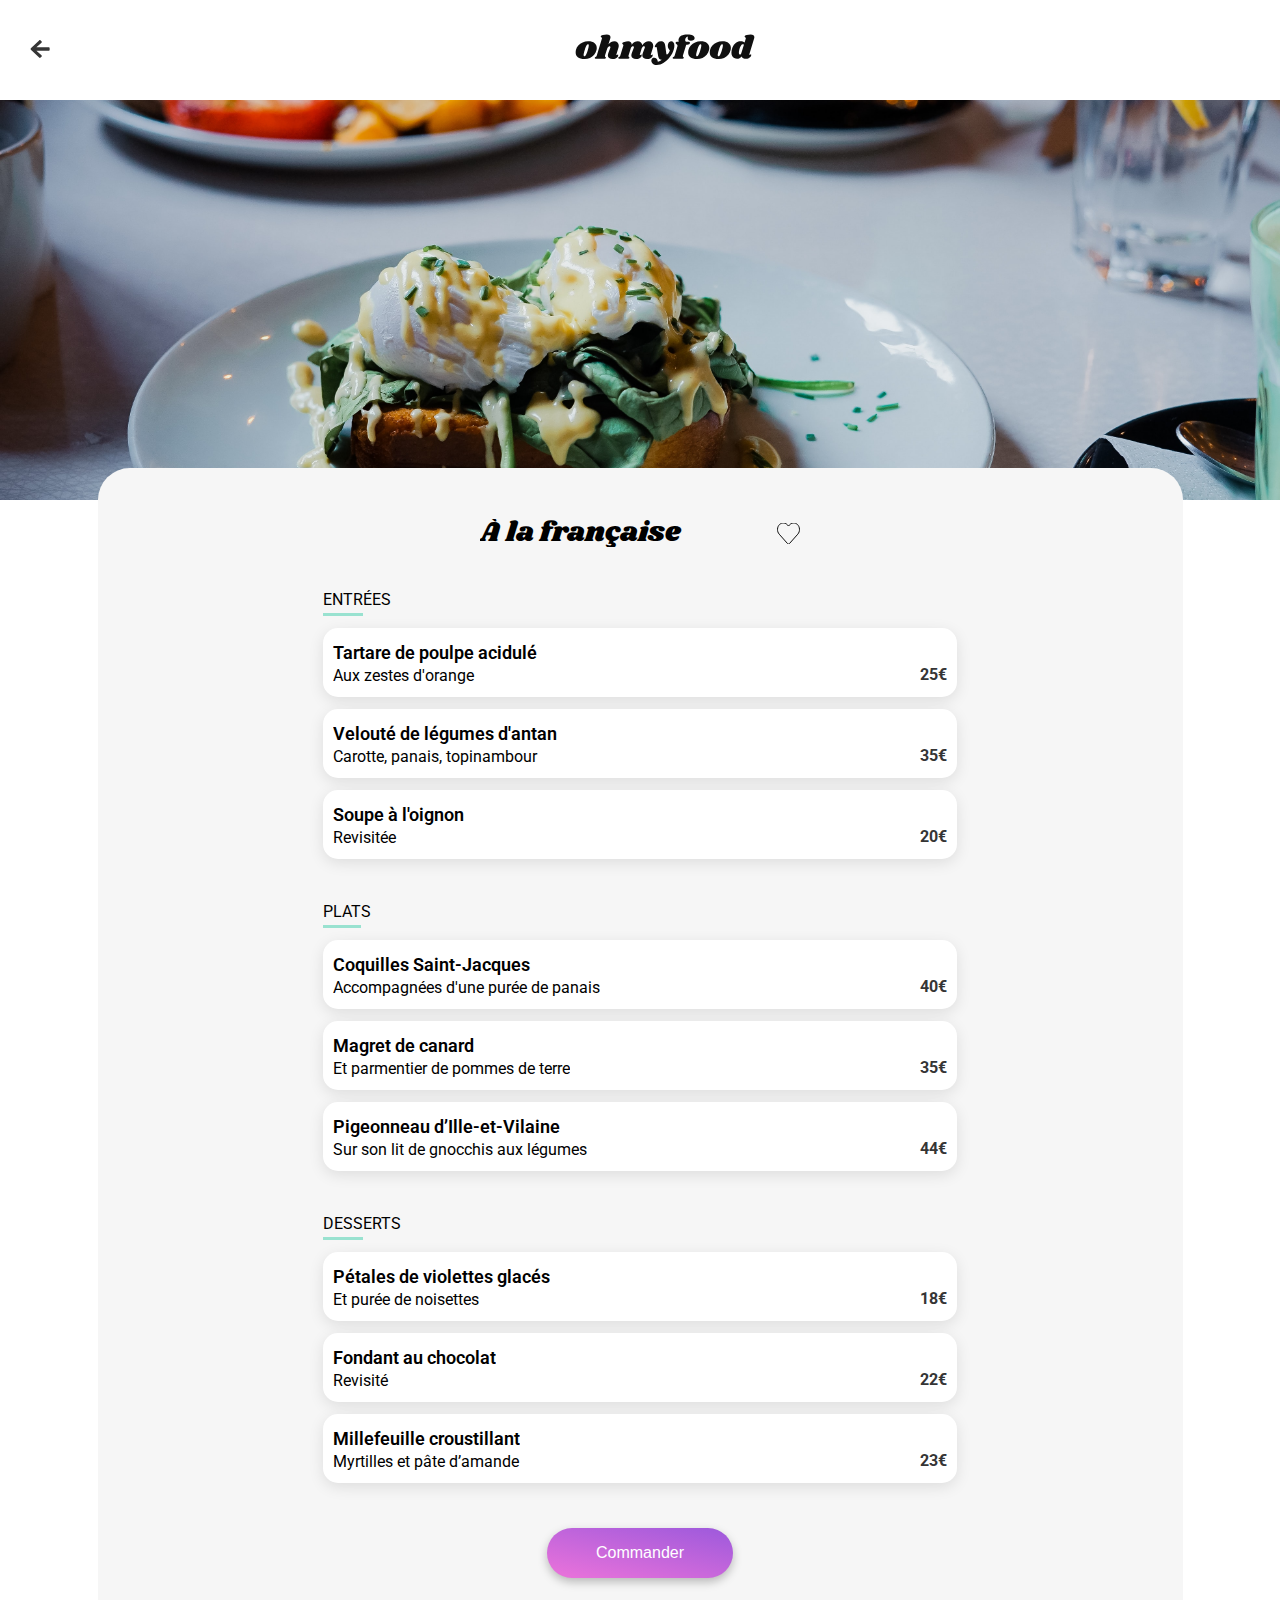
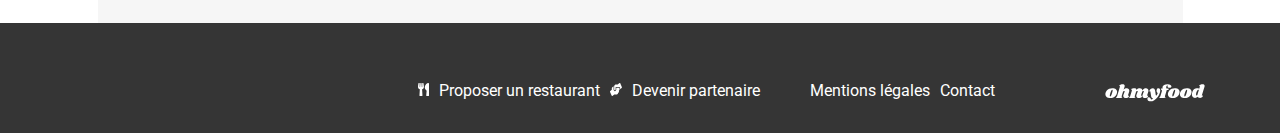
<file: html/a-la-francaise.html>
<!DOCTYPE html>
<html lang="fr">
  <head>
    <meta charset="UTF-8" />
    <meta name="viewport" content="width=device-width, initial-scale=1.0" />
    <title>À la française</title>
    <link rel="stylesheet" href="../styles/main.css" />
    <link rel="preconnect" href="https://fonts.googleapis.com" />
    <link rel="preconnect" href="https://fonts.gstatic.com" crossorigin />
    <link
      href="https://fonts.googleapis.com/css2?family=Roboto&family=Shrikhand&display=swap"
      rel="stylesheet"
    />
  </head>
  <body>
    <!-- header -->
    <header class="header">
      <!-- flèche retour -->
      <a class="header__link" href="../index.html"
        ><svg
          class="header__arrow"
          xmlns="http://www.w3.org/2000/svg"
          width="50"
          height="50"
          viewBox="0 0 18 16"
          fill="none"
          tabindex="0"
        >
          <path
            d="M10.3856 14.9295L9.53347 15.7429C9.17267 16.0873 8.58924 16.0873 8.23228 15.7429L0.770601 8.62407C0.4098 8.27967 0.4098 7.72277 0.770601 7.38203L8.23228 0.259522C8.59308 -0.0848796 9.1765 -0.0848796 9.53347 0.259522L10.3856 1.07289C10.7502 1.42096 10.7425 1.98886 10.3702 2.32959L5.74505 6.53568H16.7764C17.2869 6.53568 17.6976 6.92772 17.6976 7.41501V8.58744C17.6976 9.07473 17.2869 9.46676 16.7764 9.46676H5.74505L10.3702 13.6728C10.7464 14.0136 10.754 14.5815 10.3856 14.9295Z"
            fill="#353535"
          />
        </svg>
      </a>
      <!-- logo -->
      <svg
        class="header__logo"
        xmlns="http://www.w3.org/2000/svg"
        width="50"
        height="50"
        viewBox="0 0 197 34"
        fill="none"
      >
        <path
          d="M14.2888 7.56C17.5528 7.56 19.9528 8.22 21.4888 9.54C23.0488 10.86 23.8288 12.588 23.8288 14.724C23.8288 15.444 23.7328 16.248 23.5408 17.136C23.0848 19.104 22.2328 20.832 20.9848 22.32C19.7368 23.784 18.2008 24.924 16.3768 25.74C14.5768 26.532 12.6208 26.928 10.5088 26.928C7.1728 26.928 4.7008 26.268 3.0928 24.948C1.5088 23.604 0.716797 21.828 0.716797 19.62C0.716797 18.876 0.812797 18.048 1.0048 17.136C1.4608 15.264 2.3248 13.608 3.5968 12.168C4.8928 10.704 6.4648 9.576 8.3128 8.784C10.1848 7.968 12.1768 7.56 14.2888 7.56ZM14.1808 10.764C13.6768 10.764 13.1368 11.22 12.5608 12.132C12.0088 13.02 11.3488 14.712 10.5808 17.208C9.8128 19.704 9.4288 21.456 9.4288 22.464C9.4288 22.992 9.5128 23.352 9.6808 23.544C9.8488 23.712 10.0768 23.796 10.3648 23.796C10.8688 23.844 11.3848 23.412 11.9128 22.5C12.4648 21.588 13.1488 19.812 13.9648 17.172C14.7088 14.844 15.0808 13.152 15.0808 12.096C15.0808 11.592 14.9968 11.244 14.8288 11.052C14.6848 10.86 14.4688 10.764 14.1808 10.764Z"
          fill="#101010"
        />
        <path
          d="M45.3467 21.636C45.2987 21.732 45.2747 21.876 45.2747 22.068C45.2747 22.236 45.3107 22.368 45.3827 22.464C45.4787 22.56 45.5987 22.608 45.7427 22.608C46.0307 22.608 46.2707 22.488 46.4627 22.248C46.6787 21.984 46.8227 21.852 46.8947 21.852C47.0147 21.852 47.1107 21.936 47.1827 22.104C47.2547 22.248 47.2907 22.428 47.2907 22.644C47.3147 23.34 47.0867 24.024 46.6067 24.696C46.1267 25.344 45.4187 25.884 44.4827 26.316C43.5707 26.724 42.4667 26.928 41.1707 26.928C39.5867 26.928 38.3267 26.568 37.3907 25.848C36.4547 25.104 35.9747 24.12 35.9507 22.896C35.9507 22.008 36.1667 21.012 36.5987 19.908L38.5787 14.724C38.6987 14.412 38.7587 14.16 38.7587 13.968C38.7587 13.656 38.6507 13.416 38.4347 13.248C38.2427 13.056 38.0027 12.96 37.7147 12.96C37.2587 12.96 36.7907 13.176 36.3107 13.608C35.8547 14.016 35.4827 14.688 35.1947 15.624V15.552L32.9267 22.86C32.8547 23.148 32.8187 23.4 32.8187 23.616C32.8187 23.928 32.8787 24.18 32.9987 24.372C33.1187 24.54 33.2867 24.708 33.5027 24.876C33.6707 25.044 33.7907 25.188 33.8627 25.308C33.9347 25.404 33.9467 25.536 33.8987 25.704C33.7787 26.016 33.5387 26.244 33.1787 26.388C32.8187 26.532 32.2667 26.604 31.5227 26.604H23.3147C22.6907 26.604 22.2347 26.508 21.9467 26.316C21.6587 26.1 21.5627 25.824 21.6587 25.488C21.7547 25.2 22.0067 24.948 22.4147 24.732C22.7747 24.54 23.0747 24.312 23.3147 24.048C23.5547 23.784 23.7587 23.364 23.9267 22.788L29.3987 4.824C29.4707 4.608 29.5067 4.428 29.5067 4.284C29.5067 4.02 29.4347 3.804 29.2907 3.636C29.1707 3.468 29.0027 3.3 28.7867 3.132C28.5467 2.94 28.3667 2.772 28.2467 2.628C28.1507 2.484 28.1387 2.292 28.2107 2.052C28.3547 1.5 29.1107 1.02 30.4787 0.611999C31.8467 0.204 33.2747 0 34.7627 0C36.1547 0 37.1747 0.264 37.8227 0.792001C38.4947 1.32 38.8307 2.04 38.8307 2.952C38.8307 3.48 38.7467 3.996 38.5787 4.5L36.6347 10.836C37.5707 9.612 38.5547 8.76 39.5867 8.28C40.6427 7.8 41.7827 7.56 43.0067 7.56C44.4707 7.56 45.6467 8.004 46.5347 8.892C47.4467 9.78 47.9027 10.932 47.9027 12.348C47.9027 13.092 47.7827 13.824 47.5427 14.544L45.3467 21.636Z"
          fill="#101010"
        />
        <path
          d="M83.0733 21.636C83.0253 21.732 83.0013 21.876 83.0013 22.068C83.0013 22.236 83.0373 22.368 83.1093 22.464C83.2053 22.56 83.3253 22.608 83.4693 22.608C83.7573 22.608 83.9973 22.488 84.1893 22.248C84.4053 21.984 84.5493 21.852 84.6213 21.852C84.7413 21.852 84.8373 21.936 84.9093 22.104C84.9813 22.248 85.0173 22.428 85.0173 22.644C85.0413 23.34 84.8133 24.024 84.3333 24.696C83.8533 25.344 83.1453 25.884 82.2093 26.316C81.2973 26.724 80.1933 26.928 78.8973 26.928C77.3133 26.928 76.0533 26.568 75.1173 25.848C74.1813 25.104 73.7013 24.12 73.6773 22.896C73.6773 22.008 73.8933 21.012 74.3253 19.908L76.3053 14.724C76.4253 14.412 76.4853 14.16 76.4853 13.968C76.4853 13.656 76.3773 13.416 76.1613 13.248C75.9693 13.056 75.7293 12.96 75.4413 12.96C75.0333 12.96 74.6133 13.14 74.1813 13.5C73.7493 13.86 73.3653 14.424 73.0293 15.192L71.0493 21.636C71.0013 21.732 70.9773 21.876 70.9773 22.068C70.9773 22.236 71.0133 22.368 71.0853 22.464C71.1813 22.56 71.3013 22.608 71.4453 22.608C71.7333 22.608 71.9733 22.488 72.1653 22.248C72.3813 21.984 72.5253 21.852 72.5973 21.852C72.7173 21.852 72.8133 21.936 72.8853 22.104C72.9573 22.248 72.9933 22.428 72.9933 22.644C73.0173 23.34 72.7893 24.024 72.3093 24.696C71.8293 25.344 71.1213 25.884 70.1853 26.316C69.2733 26.724 68.1693 26.928 66.8733 26.928C65.2893 26.928 64.0293 26.568 63.0933 25.848C62.1573 25.104 61.6773 24.12 61.6533 22.896C61.6533 22.008 61.8693 21.012 62.3013 19.908L64.2813 14.724C64.4013 14.412 64.4613 14.16 64.4613 13.968C64.4613 13.656 64.3533 13.416 64.1373 13.248C63.9453 13.056 63.7053 12.96 63.4173 12.96C63.0093 12.96 62.5893 13.14 62.1573 13.5C61.7253 13.836 61.3653 14.388 61.0773 15.156L58.7013 22.86C58.6053 23.124 58.5573 23.376 58.5573 23.616C58.5573 23.904 58.6173 24.144 58.7373 24.336C58.8573 24.504 59.0253 24.684 59.2413 24.876C59.4093 25.02 59.5293 25.152 59.6013 25.272C59.6733 25.392 59.6853 25.536 59.6373 25.704C59.5413 26.016 59.3133 26.244 58.9533 26.388C58.5933 26.532 58.0293 26.604 57.2613 26.604H49.0533C48.4293 26.604 47.9853 26.508 47.7213 26.316C47.4333 26.1 47.3253 25.824 47.3973 25.488C47.4933 25.2 47.7453 24.948 48.1533 24.732C48.5133 24.54 48.8133 24.312 49.0533 24.048C49.2933 23.784 49.4973 23.364 49.6653 22.788L52.8693 12.384C52.9173 12.264 52.9413 12.096 52.9413 11.88C52.9413 11.616 52.8813 11.412 52.7613 11.268C52.6653 11.124 52.4973 10.944 52.2573 10.728C52.0173 10.536 51.8493 10.368 51.7533 10.224C51.6573 10.08 51.6453 9.888 51.7173 9.648C51.8613 9.096 52.6173 8.616 53.9853 8.208C55.3533 7.776 56.7813 7.56 58.2693 7.56C59.4453 7.56 60.3693 7.884 61.0413 8.532C61.7373 9.18 62.0733 10.068 62.0493 11.196C63.0333 9.828 64.0653 8.88 65.1453 8.352C66.2493 7.824 67.4373 7.56 68.7093 7.56C70.1013 7.56 71.2293 7.968 72.0933 8.784C72.9813 9.576 73.4733 10.62 73.5693 11.916C74.6013 10.284 75.7053 9.156 76.8813 8.532C78.0573 7.884 79.3413 7.56 80.7333 7.56C82.1973 7.56 83.3733 8.004 84.2613 8.892C85.1733 9.78 85.6293 10.932 85.6293 12.348C85.6293 13.092 85.5093 13.824 85.2693 14.544L83.0733 21.636Z"
          fill="#101010"
        />
        <path
          d="M105.288 7.56C106.344 7.56 107.184 7.992 107.808 8.856C108.456 9.696 108.78 10.848 108.78 12.312C108.78 13.584 108.552 14.952 108.096 16.416C107.208 19.368 105.78 22.152 103.812 24.768C101.868 27.384 99.6244 29.484 97.0804 31.068C94.5604 32.652 92.0404 33.444 89.5204 33.444C88.2724 33.444 87.1924 33.228 86.2804 32.796C85.3924 32.364 84.7204 31.788 84.2644 31.068C83.7844 30.348 83.5444 29.58 83.5444 28.764C83.5444 28.404 83.6044 28.008 83.7244 27.576C83.9404 26.904 84.3004 26.388 84.8044 26.028C85.3084 25.668 85.9084 25.488 86.6044 25.488C87.7084 25.488 88.6084 25.86 89.3044 26.604C90.0244 27.372 90.4804 28.416 90.6724 29.736C92.2084 29.664 93.6244 29.004 94.9204 27.756C93.6964 27.54 92.7844 27.132 92.1844 26.532C91.6084 25.908 91.2124 24.948 90.9964 23.652L89.5564 14.832C89.4844 14.376 89.3764 14.064 89.2324 13.896C89.1124 13.704 88.9444 13.608 88.7284 13.608C88.5604 13.608 88.3564 13.692 88.1164 13.86C87.9004 14.028 87.7444 14.112 87.6484 14.112C87.4564 14.112 87.3604 13.908 87.3604 13.5C87.3604 13.164 87.4204 12.804 87.5404 12.42C87.9724 11.052 88.7764 9.9 89.9524 8.964C91.1284 8.004 92.4964 7.524 94.0564 7.524C95.5924 7.524 96.7204 7.98 97.4404 8.892C98.1844 9.804 98.6644 11.208 98.8804 13.104L99.9604 21.024C100.032 21.624 100.248 21.924 100.608 21.924C101.04 21.924 101.544 21.54 102.12 20.772C102.696 19.98 103.26 18.864 103.812 17.424C103.092 16.776 102.54 16.032 102.156 15.192C101.772 14.352 101.58 13.452 101.58 12.492C101.58 11.748 101.676 11.076 101.868 10.476C102.156 9.516 102.6 8.796 103.2 8.316C103.824 7.812 104.52 7.56 105.288 7.56Z"
          fill="#101010"
        />
        <path
          d="M123.221 0C125.789 0 127.709 0.396 128.981 1.188C130.277 1.956 130.925 2.904 130.925 4.032C130.925 4.944 130.541 5.652 129.773 6.156C129.029 6.636 128.045 6.876 126.821 6.876C125.693 6.876 124.817 6.6 124.193 6.048C123.569 5.496 123.257 4.812 123.257 3.996C123.257 3.492 123.413 2.964 123.725 2.412C123.005 2.412 122.405 2.592 121.925 2.952C121.445 3.288 121.073 3.876 120.809 4.716C120.665 5.244 120.593 5.736 120.593 6.192C120.593 6.768 120.689 7.224 120.881 7.56C121.097 7.872 121.397 8.028 121.781 8.028H123.905C125.153 8.028 125.777 8.412 125.777 9.18C125.777 9.276 125.753 9.42 125.705 9.612C125.561 10.14 125.261 10.536 124.805 10.8C124.373 11.064 123.713 11.196 122.825 11.196H121.745L118.181 22.86C118.109 23.148 118.073 23.4 118.073 23.616C118.073 23.928 118.133 24.18 118.253 24.372C118.373 24.54 118.541 24.708 118.757 24.876C118.925 25.044 119.045 25.188 119.117 25.308C119.189 25.404 119.201 25.536 119.153 25.704C119.033 26.016 118.793 26.244 118.433 26.388C118.073 26.532 117.521 26.604 116.777 26.604H108.569C107.945 26.604 107.489 26.508 107.201 26.316C106.913 26.1 106.817 25.824 106.913 25.488C107.009 25.2 107.261 24.948 107.669 24.732C108.029 24.54 108.329 24.312 108.569 24.048C108.809 23.784 109.013 23.364 109.181 22.788L111.989 13.572C112.109 13.212 112.169 12.84 112.169 12.456C112.169 11.976 112.061 11.604 111.845 11.34C111.653 11.052 111.353 10.74 110.945 10.404C110.681 10.188 110.477 10.008 110.333 9.864C110.213 9.696 110.153 9.504 110.153 9.288C110.129 8.832 110.285 8.508 110.621 8.316C110.981 8.124 111.653 8.028 112.637 8.028H113.537C113.369 7.428 113.285 6.828 113.285 6.228C113.285 5.628 113.393 5.004 113.609 4.356C114.065 3.132 115.037 2.1 116.525 1.26C118.037 0.42 120.269 0 123.221 0Z"
          fill="#101010"
        />
        <path
          d="M137.441 7.56C140.705 7.56 143.105 8.22 144.641 9.54C146.201 10.86 146.981 12.588 146.981 14.724C146.981 15.444 146.885 16.248 146.693 17.136C146.237 19.104 145.385 20.832 144.137 22.32C142.889 23.784 141.353 24.924 139.529 25.74C137.729 26.532 135.773 26.928 133.661 26.928C130.325 26.928 127.853 26.268 126.245 24.948C124.661 23.604 123.869 21.828 123.869 19.62C123.869 18.876 123.965 18.048 124.157 17.136C124.613 15.264 125.477 13.608 126.749 12.168C128.045 10.704 129.617 9.576 131.465 8.784C133.337 7.968 135.329 7.56 137.441 7.56ZM137.333 10.764C136.829 10.764 136.289 11.22 135.713 12.132C135.161 13.02 134.501 14.712 133.733 17.208C132.965 19.704 132.581 21.456 132.581 22.464C132.581 22.992 132.665 23.352 132.833 23.544C133.001 23.712 133.229 23.796 133.517 23.796C134.021 23.844 134.537 23.412 135.065 22.5C135.617 21.588 136.301 19.812 137.117 17.172C137.861 14.844 138.233 13.152 138.233 12.096C138.233 11.592 138.149 11.244 137.981 11.052C137.837 10.86 137.621 10.764 137.333 10.764Z"
          fill="#101010"
        />
        <path
          d="M161.066 7.56C164.33 7.56 166.73 8.22 168.266 9.54C169.826 10.86 170.606 12.588 170.606 14.724C170.606 15.444 170.51 16.248 170.318 17.136C169.862 19.104 169.01 20.832 167.762 22.32C166.514 23.784 164.978 24.924 163.154 25.74C161.354 26.532 159.398 26.928 157.286 26.928C153.95 26.928 151.478 26.268 149.87 24.948C148.286 23.604 147.494 21.828 147.494 19.62C147.494 18.876 147.59 18.048 147.782 17.136C148.238 15.264 149.102 13.608 150.374 12.168C151.67 10.704 153.242 9.576 155.09 8.784C156.962 7.968 158.954 7.56 161.066 7.56ZM160.958 10.764C160.454 10.764 159.914 11.22 159.338 12.132C158.786 13.02 158.126 14.712 157.358 17.208C156.59 19.704 156.206 21.456 156.206 22.464C156.206 22.992 156.29 23.352 156.458 23.544C156.626 23.712 156.854 23.796 157.142 23.796C157.646 23.844 158.162 23.412 158.69 22.5C159.242 21.588 159.926 19.812 160.742 17.172C161.486 14.844 161.858 13.152 161.858 12.096C161.858 11.592 161.774 11.244 161.606 11.052C161.462 10.86 161.246 10.764 160.958 10.764Z"
          fill="#101010"
        />
        <path
          d="M190.883 21.42C190.835 21.612 190.811 21.744 190.811 21.816C190.811 21.984 190.859 22.116 190.955 22.212C191.051 22.308 191.171 22.356 191.315 22.356C191.603 22.356 191.843 22.236 192.035 21.996C192.251 21.732 192.395 21.6 192.467 21.6C192.587 21.6 192.683 21.684 192.755 21.852C192.827 22.02 192.863 22.212 192.863 22.428C192.887 23.076 192.635 23.736 192.107 24.408C191.603 25.08 190.919 25.632 190.055 26.064C189.191 26.496 188.255 26.712 187.247 26.712C186.047 26.712 185.003 26.484 184.115 26.028C183.227 25.572 182.615 24.972 182.279 24.228C181.631 25.068 180.887 25.692 180.047 26.1C179.207 26.508 178.319 26.712 177.383 26.712C176.279 26.712 175.247 26.436 174.287 25.884C173.351 25.332 172.595 24.552 172.019 23.544C171.467 22.512 171.191 21.348 171.191 20.052C171.191 17.868 171.599 15.816 172.415 13.896C173.255 11.952 174.419 10.392 175.907 9.216C177.395 8.016 179.087 7.416 180.983 7.416C182.015 7.416 182.891 7.536 183.611 7.776C184.355 8.016 185.027 8.376 185.627 8.856L186.851 4.824C186.923 4.608 186.959 4.428 186.959 4.284C186.959 4.02 186.887 3.804 186.743 3.636C186.623 3.468 186.455 3.3 186.239 3.132C185.999 2.94 185.819 2.772 185.699 2.628C185.603 2.484 185.591 2.292 185.663 2.052C185.807 1.5 186.563 1.02 187.931 0.611999C189.299 0.204 190.727 0 192.215 0C193.607 0 194.627 0.264 195.275 0.792001C195.947 1.32 196.283 2.04 196.283 2.952C196.283 3.48 196.199 3.996 196.031 4.5L190.883 21.42ZM184.871 11.304C184.487 10.968 184.067 10.8 183.611 10.8C182.915 10.8 182.231 11.316 181.559 12.348C180.887 13.38 180.347 14.628 179.939 16.092C179.531 17.556 179.339 18.876 179.363 20.052C179.363 21.372 179.795 22.032 180.659 22.032C180.971 22.032 181.235 21.912 181.451 21.672C181.667 21.408 181.871 20.988 182.063 20.412L184.871 11.304Z"
          fill="#101010"
        />
      </svg>
    </header>
    <main class="main-pages">
      <!-- container -->
      <div class="main-pages__container-img">
        <img
          class="main-pages__img"
          src="/assets/images/restaurants/toa-heftiba-DQKerTsQwi0-unsplash.jpg"
          alt="photo gastronomique d'un plat"
        />
      </div>
      <section class="container-pages">
        <!-- titre -->
        <div class="container-pages__name">
          <h1 class="container-pages__name--titre">
            À la française
            <svg
              class="container-pages__name--emptyheart"
              xmlns="http://www.w3.org/2000/svg"
              width="23"
              height="21"
              viewBox="0 0 23 21"
              fill="none"
              tabindex="0"
            >
              <path
                d="M20.3647 1.43666C18.01 -0.752399 14.5081 -0.358649 12.3468 2.07416L11.5003 3.02573L10.6538 2.07416C8.49677 -0.358649 4.99052 -0.752399 2.63583 1.43666C-0.0626076 3.94916 -0.204405 8.45854 2.21044 11.182L10.5249 20.5476C11.062 21.1523 11.9343 21.1523 12.4714 20.5476L20.7858 11.182C23.205 8.45854 23.0632 3.94916 20.3647 1.43666Z"
                stroke="#101010"
              />
            </svg>
            <svg
              class="container-pages__name--fullheart"
              xmlns="http://www.w3.org/2000/svg"
              width="23"
              height="21"
              viewBox="0 0 23 21"
              fill="none"
              tabindex="0"
            >
              <path
                d="M20.3647 1.43666C18.01 -0.752399 14.5081 -0.358649 12.3468 2.07416L11.5003 3.02573L10.6538 2.07416C8.49677 -0.358649 4.99052 -0.752399 2.63583 1.43666C-0.0626076 3.94916 -0.204405 8.45854 2.21044 11.182L10.5249 20.5476C11.062 21.1523 11.9343 21.1523 12.4714 20.5476L20.7858 11.182C23.205 8.45854 23.0632 3.94916 20.3647 1.43666Z"
                fill="url(#paint0_linear_25368_712)"
                stroke="url(#paint0_linear_25368_712)"
              />
              <defs>
                <linearGradient
                  id="paint0_linear_25368_712"
                  x1="11.5"
                  y1="-5.45937"
                  x2="3.93419"
                  y2="27.993"
                  gradientUnits="userSpaceOnUse"
                >
                  <stop offset="0" stop-color="#9356DC" />
                  <stop offset="1" stop-color="#FF79DA" />
                </linearGradient>
              </defs>
            </svg>
          </h1>
        </div>
        <!-- Entrée -->
        <section class="container-pages__menu">
          <h2 class="container-pages__menu--title">
            <span class="container-pages__menu--title-border">ENTR</span>ÉES
          </h2>
          <div class="card">
            <div class="card__text-content">
              <div class="card__text-content--dish">
                Tartare de poulpe acidulé
              </div>
              <div class="card__text-content--txt">Aux zestes d'orange</div>
            </div>
            <input type="checkbox" class="card__checkbox" />
            <div class="card__price">
              <div class="card__price--euro">25€</div>
              <svg
                class="card__price--animation"
                xmlns="http://www.w3.org/2000/svg"
                width="60"
                height="69"
                viewBox="0 0 60 69"
                fill="none"
              >
                <path
                  d="M0.5 0H44.5C52.7843 0 59.5 6.71573 59.5 15V54C59.5 62.2843 52.7843 69 44.5 69H0.5V0Z"
                  fill="#99E2D0"
                />
                <path
                  d="M40.0847 34.9656C40.0847 40.4884 35.6076 44.9656 30.0847 44.9656C24.5619 44.9656 20.0847 40.4884 20.0847 34.9656C20.0847 29.4427 24.5619 24.9656 30.0847 24.9656C35.6076 24.9656 40.0847 29.4427 40.0847 34.9656ZM28.928 40.2605L36.3474 32.8411C36.5993 32.5892 36.5993 32.1807 36.3474 31.9288L35.435 31.0164C35.1831 30.7644 34.7746 30.7644 34.5226 31.0164L28.4718 37.0671L25.6469 34.2421C25.3949 33.9902 24.9864 33.9902 24.7344 34.2421L23.8221 35.1545C23.5701 35.4065 23.5701 35.815 23.8221 36.0669L28.0156 40.2605C28.2676 40.5124 28.676 40.5124 28.928 40.2605Z"
                  fill="white"
                />
              </svg>
            </div>
          </div>
          <div class="card">
            <div class="card__text-content">
              <div class="card__text-content--dish">
                Velouté de légumes d'antan
              </div>
              <div class="card__text-content--txt">
                Carotte, panais, topinambour
              </div>
            </div>
            <input type="checkbox" class="card__checkbox" />
            <div class="card__price">
              <div class="card__price--euro">35€</div>
              <svg
                class="card__price--animation"
                xmlns="http://www.w3.org/2000/svg"
                width="60"
                height="69"
                viewBox="0 0 60 69"
                fill="none"
              >
                <path
                  d="M0.5 0H44.5C52.7843 0 59.5 6.71573 59.5 15V54C59.5 62.2843 52.7843 69 44.5 69H0.5V0Z"
                  fill="#99E2D0"
                />
                <path
                  d="M40.0847 34.9656C40.0847 40.4884 35.6076 44.9656 30.0847 44.9656C24.5619 44.9656 20.0847 40.4884 20.0847 34.9656C20.0847 29.4427 24.5619 24.9656 30.0847 24.9656C35.6076 24.9656 40.0847 29.4427 40.0847 34.9656ZM28.928 40.2605L36.3474 32.8411C36.5993 32.5892 36.5993 32.1807 36.3474 31.9288L35.435 31.0164C35.1831 30.7644 34.7746 30.7644 34.5226 31.0164L28.4718 37.0671L25.6469 34.2421C25.3949 33.9902 24.9864 33.9902 24.7344 34.2421L23.8221 35.1545C23.5701 35.4065 23.5701 35.815 23.8221 36.0669L28.0156 40.2605C28.2676 40.5124 28.676 40.5124 28.928 40.2605Z"
                  fill="white"
                />
              </svg>
            </div>
          </div>
          <div class="card">
            <div class="card__text-content">
              <div class="card__text-content--dish">Soupe à l'oignon</div>
              <div class="card__text-content--txt">Revisitée</div>
            </div>
            <input type="checkbox" class="card__checkbox" />
            <div class="card__price">
              <div class="card__price--euro">20€</div>
              <svg
                class="card__price--animation"
                xmlns="http://www.w3.org/2000/svg"
                width="60"
                height="69"
                viewBox="0 0 60 69"
                fill="none"
              >
                <path
                  d="M0.5 0H44.5C52.7843 0 59.5 6.71573 59.5 15V54C59.5 62.2843 52.7843 69 44.5 69H0.5V0Z"
                  fill="#99E2D0"
                />
                <path
                  d="M40.0847 34.9656C40.0847 40.4884 35.6076 44.9656 30.0847 44.9656C24.5619 44.9656 20.0847 40.4884 20.0847 34.9656C20.0847 29.4427 24.5619 24.9656 30.0847 24.9656C35.6076 24.9656 40.0847 29.4427 40.0847 34.9656ZM28.928 40.2605L36.3474 32.8411C36.5993 32.5892 36.5993 32.1807 36.3474 31.9288L35.435 31.0164C35.1831 30.7644 34.7746 30.7644 34.5226 31.0164L28.4718 37.0671L25.6469 34.2421C25.3949 33.9902 24.9864 33.9902 24.7344 34.2421L23.8221 35.1545C23.5701 35.4065 23.5701 35.815 23.8221 36.0669L28.0156 40.2605C28.2676 40.5124 28.676 40.5124 28.928 40.2605Z"
                  fill="white"
                />
              </svg>
            </div>
          </div>
        </section>

        <!-- Plat -->
        <section class="container-pages__menu">
          <h2 class="container-pages__menu--title">
            <span class="container-pages__menu--title-border">PLAT</span>S
          </h2>
          <div class="card">
            <div class="card__text-content">
              <div class="card__text-content--dish">
                Coquilles Saint-Jacques
              </div>
              <div class="card__text-content--txt">
                Accompagnées d'une purée de panais
              </div>
            </div>
            <input type="checkbox" class="card__checkbox" />
            <div class="card__price">
              <div class="card__price--euro">40€</div>
              <svg
                class="card__price--animation"
                xmlns="http://www.w3.org/2000/svg"
                width="60"
                height="69"
                viewBox="0 0 60 69"
                fill="none"
              >
                <path
                  d="M0.5 0H44.5C52.7843 0 59.5 6.71573 59.5 15V54C59.5 62.2843 52.7843 69 44.5 69H0.5V0Z"
                  fill="#99E2D0"
                />
                <path
                  d="M40.0847 34.9656C40.0847 40.4884 35.6076 44.9656 30.0847 44.9656C24.5619 44.9656 20.0847 40.4884 20.0847 34.9656C20.0847 29.4427 24.5619 24.9656 30.0847 24.9656C35.6076 24.9656 40.0847 29.4427 40.0847 34.9656ZM28.928 40.2605L36.3474 32.8411C36.5993 32.5892 36.5993 32.1807 36.3474 31.9288L35.435 31.0164C35.1831 30.7644 34.7746 30.7644 34.5226 31.0164L28.4718 37.0671L25.6469 34.2421C25.3949 33.9902 24.9864 33.9902 24.7344 34.2421L23.8221 35.1545C23.5701 35.4065 23.5701 35.815 23.8221 36.0669L28.0156 40.2605C28.2676 40.5124 28.676 40.5124 28.928 40.2605Z"
                  fill="white"
                />
              </svg>
            </div>
          </div>
          <div class="card">
            <div class="card__text-content">
              <div class="card__text-content--dish">Magret de canard</div>
              <div class="card__text-content--txt">
                Et parmentier de pommes de terre
              </div>
            </div>
            <input type="checkbox" class="card__checkbox" />
            <div class="card__price">
              <div class="card__price--euro">35€</div>
              <svg
                class="card__price--animation"
                xmlns="http://www.w3.org/2000/svg"
                width="60"
                height="69"
                viewBox="0 0 60 69"
                fill="none"
              >
                <path
                  d="M0.5 0H44.5C52.7843 0 59.5 6.71573 59.5 15V54C59.5 62.2843 52.7843 69 44.5 69H0.5V0Z"
                  fill="#99E2D0"
                />
                <path
                  d="M40.0847 34.9656C40.0847 40.4884 35.6076 44.9656 30.0847 44.9656C24.5619 44.9656 20.0847 40.4884 20.0847 34.9656C20.0847 29.4427 24.5619 24.9656 30.0847 24.9656C35.6076 24.9656 40.0847 29.4427 40.0847 34.9656ZM28.928 40.2605L36.3474 32.8411C36.5993 32.5892 36.5993 32.1807 36.3474 31.9288L35.435 31.0164C35.1831 30.7644 34.7746 30.7644 34.5226 31.0164L28.4718 37.0671L25.6469 34.2421C25.3949 33.9902 24.9864 33.9902 24.7344 34.2421L23.8221 35.1545C23.5701 35.4065 23.5701 35.815 23.8221 36.0669L28.0156 40.2605C28.2676 40.5124 28.676 40.5124 28.928 40.2605Z"
                  fill="white"
                />
              </svg>
            </div>
          </div>
          <div class="card">
            <div class="card__text-content">
              <div class="card__text-content--dish">
                Pigeonneau d’Ille-et-Vilaine
              </div>
              <div class="card__text-content--txt">
                Sur son lit de gnocchis aux légumes
              </div>
            </div>
            <input type="checkbox" class="card__checkbox" />
            <div class="card__price">
              <div class="card__price--euro">44€</div>
              <svg
                class="card__price--animation"
                xmlns="http://www.w3.org/2000/svg"
                width="60"
                height="69"
                viewBox="0 0 60 69"
                fill="none"
              >
                <path
                  d="M0.5 0H44.5C52.7843 0 59.5 6.71573 59.5 15V54C59.5 62.2843 52.7843 69 44.5 69H0.5V0Z"
                  fill="#99E2D0"
                />
                <path
                  d="M40.0847 34.9656C40.0847 40.4884 35.6076 44.9656 30.0847 44.9656C24.5619 44.9656 20.0847 40.4884 20.0847 34.9656C20.0847 29.4427 24.5619 24.9656 30.0847 24.9656C35.6076 24.9656 40.0847 29.4427 40.0847 34.9656ZM28.928 40.2605L36.3474 32.8411C36.5993 32.5892 36.5993 32.1807 36.3474 31.9288L35.435 31.0164C35.1831 30.7644 34.7746 30.7644 34.5226 31.0164L28.4718 37.0671L25.6469 34.2421C25.3949 33.9902 24.9864 33.9902 24.7344 34.2421L23.8221 35.1545C23.5701 35.4065 23.5701 35.815 23.8221 36.0669L28.0156 40.2605C28.2676 40.5124 28.676 40.5124 28.928 40.2605Z"
                  fill="white"
                />
              </svg>
            </div>
          </div>
        </section>
        <!-- Desert -->
        <section class="container-pages__menu">
          <h2 class="container-pages__menu--title">
            <span class="container-pages__menu--title-border">DESS</span>ERTS
          </h2>
          <div class="card">
            <div class="card__text-content">
              <div class="card__text-content--dish">
                Pétales de violettes glacés
              </div>
              <div class="card__text-content--txt">Et purée de noisettes</div>
            </div>
            <input type="checkbox" class="card__checkbox" />
            <div class="card__price">
              <div class="card__price--euro">18€</div>
              <svg
                class="card__price--animation"
                xmlns="http://www.w3.org/2000/svg"
                width="60"
                height="69"
                viewBox="0 0 60 69"
                fill="none"
              >
                <path
                  d="M0.5 0H44.5C52.7843 0 59.5 6.71573 59.5 15V54C59.5 62.2843 52.7843 69 44.5 69H0.5V0Z"
                  fill="#99E2D0"
                />
                <path
                  d="M40.0847 34.9656C40.0847 40.4884 35.6076 44.9656 30.0847 44.9656C24.5619 44.9656 20.0847 40.4884 20.0847 34.9656C20.0847 29.4427 24.5619 24.9656 30.0847 24.9656C35.6076 24.9656 40.0847 29.4427 40.0847 34.9656ZM28.928 40.2605L36.3474 32.8411C36.5993 32.5892 36.5993 32.1807 36.3474 31.9288L35.435 31.0164C35.1831 30.7644 34.7746 30.7644 34.5226 31.0164L28.4718 37.0671L25.6469 34.2421C25.3949 33.9902 24.9864 33.9902 24.7344 34.2421L23.8221 35.1545C23.5701 35.4065 23.5701 35.815 23.8221 36.0669L28.0156 40.2605C28.2676 40.5124 28.676 40.5124 28.928 40.2605Z"
                  fill="white"
                />
              </svg>
            </div>
          </div>
          <div class="card">
            <div class="card__text-content">
              <div class="card__text-content--dish">Fondant au chocolat</div>
              <div class="card__text-content--txt">Revisité</div>
            </div>
            <input type="checkbox" class="card__checkbox" />
            <div class="card__price">
              <div class="card__price--euro">22€</div>
              <svg
                class="card__price--animation"
                xmlns="http://www.w3.org/2000/svg"
                width="60"
                height="69"
                viewBox="0 0 60 69"
                fill="none"
              >
                <path
                  d="M0.5 0H44.5C52.7843 0 59.5 6.71573 59.5 15V54C59.5 62.2843 52.7843 69 44.5 69H0.5V0Z"
                  fill="#99E2D0"
                />
                <path
                  d="M40.0847 34.9656C40.0847 40.4884 35.6076 44.9656 30.0847 44.9656C24.5619 44.9656 20.0847 40.4884 20.0847 34.9656C20.0847 29.4427 24.5619 24.9656 30.0847 24.9656C35.6076 24.9656 40.0847 29.4427 40.0847 34.9656ZM28.928 40.2605L36.3474 32.8411C36.5993 32.5892 36.5993 32.1807 36.3474 31.9288L35.435 31.0164C35.1831 30.7644 34.7746 30.7644 34.5226 31.0164L28.4718 37.0671L25.6469 34.2421C25.3949 33.9902 24.9864 33.9902 24.7344 34.2421L23.8221 35.1545C23.5701 35.4065 23.5701 35.815 23.8221 36.0669L28.0156 40.2605C28.2676 40.5124 28.676 40.5124 28.928 40.2605Z"
                  fill="white"
                />
              </svg>
            </div>
          </div>
          <div class="card">
            <div class="card__text-content">
              <div class="card__text-content--dish">
                Millefeuille croustillant
              </div>
              <div class="card__text-content--txt">
                Myrtilles et pâte d’amande
              </div>
            </div>
            <input type="checkbox" class="card__checkbox" />
            <div class="card__price">
              <div class="card__price--euro">23€</div>
              <svg
                class="card__price--animation"
                xmlns="http://www.w3.org/2000/svg"
                width="60"
                height="69"
                viewBox="0 0 60 69"
                fill="none"
              >
                <path
                  d="M0.5 0H44.5C52.7843 0 59.5 6.71573 59.5 15V54C59.5 62.2843 52.7843 69 44.5 69H0.5V0Z"
                  fill="#99E2D0"
                />
                <path
                  d="M40.0847 34.9656C40.0847 40.4884 35.6076 44.9656 30.0847 44.9656C24.5619 44.9656 20.0847 40.4884 20.0847 34.9656C20.0847 29.4427 24.5619 24.9656 30.0847 24.9656C35.6076 24.9656 40.0847 29.4427 40.0847 34.9656ZM28.928 40.2605L36.3474 32.8411C36.5993 32.5892 36.5993 32.1807 36.3474 31.9288L35.435 31.0164C35.1831 30.7644 34.7746 30.7644 34.5226 31.0164L28.4718 37.0671L25.6469 34.2421C25.3949 33.9902 24.9864 33.9902 24.7344 34.2421L23.8221 35.1545C23.5701 35.4065 23.5701 35.815 23.8221 36.0669L28.0156 40.2605C28.2676 40.5124 28.676 40.5124 28.928 40.2605Z"
                  fill="white"
                />
              </svg>
            </div>
          </div>
        </section>
        <button class="container-pages__btn btn">Commander</button>
      </section>
    </main>
    <!-- footer -->
    <footer class="footer">
      <svg
        class="footer__logo"
        xmlns="http://www.w3.org/2000/svg"
        width="50"
        height="20"
        viewBox="0 0 197 34"
        fill="none"
      >
        <path
          d="M14.2888 7.56C17.5528 7.56 19.9528 8.22 21.4888 9.54C23.0488 10.86 23.8288 12.588 23.8288 14.724C23.8288 15.444 23.7328 16.248 23.5408 17.136C23.0848 19.104 22.2328 20.832 20.9848 22.32C19.7368 23.784 18.2008 24.924 16.3768 25.74C14.5768 26.532 12.6208 26.928 10.5088 26.928C7.1728 26.928 4.7008 26.268 3.0928 24.948C1.5088 23.604 0.716797 21.828 0.716797 19.62C0.716797 18.876 0.812797 18.048 1.0048 17.136C1.4608 15.264 2.3248 13.608 3.5968 12.168C4.8928 10.704 6.4648 9.576 8.3128 8.784C10.1848 7.968 12.1768 7.56 14.2888 7.56ZM14.1808 10.764C13.6768 10.764 13.1368 11.22 12.5608 12.132C12.0088 13.02 11.3488 14.712 10.5808 17.208C9.8128 19.704 9.4288 21.456 9.4288 22.464C9.4288 22.992 9.5128 23.352 9.6808 23.544C9.8488 23.712 10.0768 23.796 10.3648 23.796C10.8688 23.844 11.3848 23.412 11.9128 22.5C12.4648 21.588 13.1488 19.812 13.9648 17.172C14.7088 14.844 15.0808 13.152 15.0808 12.096C15.0808 11.592 14.9968 11.244 14.8288 11.052C14.6848 10.86 14.4688 10.764 14.1808 10.764Z"
          fill="white"
        />
        <path
          d="M45.3467 21.636C45.2987 21.732 45.2747 21.876 45.2747 22.068C45.2747 22.236 45.3107 22.368 45.3827 22.464C45.4787 22.56 45.5987 22.608 45.7427 22.608C46.0307 22.608 46.2707 22.488 46.4627 22.248C46.6787 21.984 46.8227 21.852 46.8947 21.852C47.0147 21.852 47.1107 21.936 47.1827 22.104C47.2547 22.248 47.2907 22.428 47.2907 22.644C47.3147 23.34 47.0867 24.024 46.6067 24.696C46.1267 25.344 45.4187 25.884 44.4827 26.316C43.5707 26.724 42.4667 26.928 41.1707 26.928C39.5867 26.928 38.3267 26.568 37.3907 25.848C36.4547 25.104 35.9747 24.12 35.9507 22.896C35.9507 22.008 36.1667 21.012 36.5987 19.908L38.5787 14.724C38.6987 14.412 38.7587 14.16 38.7587 13.968C38.7587 13.656 38.6507 13.416 38.4347 13.248C38.2427 13.056 38.0027 12.96 37.7147 12.96C37.2587 12.96 36.7907 13.176 36.3107 13.608C35.8547 14.016 35.4827 14.688 35.1947 15.624V15.552L32.9267 22.86C32.8547 23.148 32.8187 23.4 32.8187 23.616C32.8187 23.928 32.8787 24.18 32.9987 24.372C33.1187 24.54 33.2867 24.708 33.5027 24.876C33.6707 25.044 33.7907 25.188 33.8627 25.308C33.9347 25.404 33.9467 25.536 33.8987 25.704C33.7787 26.016 33.5387 26.244 33.1787 26.388C32.8187 26.532 32.2667 26.604 31.5227 26.604H23.3147C22.6907 26.604 22.2347 26.508 21.9467 26.316C21.6587 26.1 21.5627 25.824 21.6587 25.488C21.7547 25.2 22.0067 24.948 22.4147 24.732C22.7747 24.54 23.0747 24.312 23.3147 24.048C23.5547 23.784 23.7587 23.364 23.9267 22.788L29.3987 4.824C29.4707 4.608 29.5067 4.428 29.5067 4.284C29.5067 4.02 29.4347 3.804 29.2907 3.636C29.1707 3.468 29.0027 3.3 28.7867 3.132C28.5467 2.94 28.3667 2.772 28.2467 2.628C28.1507 2.484 28.1387 2.292 28.2107 2.052C28.3547 1.5 29.1107 1.02 30.4787 0.611999C31.8467 0.204 33.2747 0 34.7627 0C36.1547 0 37.1747 0.264 37.8227 0.792001C38.4947 1.32 38.8307 2.04 38.8307 2.952C38.8307 3.48 38.7467 3.996 38.5787 4.5L36.6347 10.836C37.5707 9.612 38.5547 8.76 39.5867 8.28C40.6427 7.8 41.7827 7.56 43.0067 7.56C44.4707 7.56 45.6467 8.004 46.5347 8.892C47.4467 9.78 47.9027 10.932 47.9027 12.348C47.9027 13.092 47.7827 13.824 47.5427 14.544L45.3467 21.636Z"
          fill="white"
        />
        <path
          d="M83.0733 21.636C83.0253 21.732 83.0013 21.876 83.0013 22.068C83.0013 22.236 83.0373 22.368 83.1093 22.464C83.2053 22.56 83.3253 22.608 83.4693 22.608C83.7573 22.608 83.9973 22.488 84.1893 22.248C84.4053 21.984 84.5493 21.852 84.6213 21.852C84.7413 21.852 84.8373 21.936 84.9093 22.104C84.9813 22.248 85.0173 22.428 85.0173 22.644C85.0413 23.34 84.8133 24.024 84.3333 24.696C83.8533 25.344 83.1453 25.884 82.2093 26.316C81.2973 26.724 80.1933 26.928 78.8973 26.928C77.3133 26.928 76.0533 26.568 75.1173 25.848C74.1813 25.104 73.7013 24.12 73.6773 22.896C73.6773 22.008 73.8933 21.012 74.3253 19.908L76.3053 14.724C76.4253 14.412 76.4853 14.16 76.4853 13.968C76.4853 13.656 76.3773 13.416 76.1613 13.248C75.9693 13.056 75.7293 12.96 75.4413 12.96C75.0333 12.96 74.6133 13.14 74.1813 13.5C73.7493 13.86 73.3653 14.424 73.0293 15.192L71.0493 21.636C71.0013 21.732 70.9773 21.876 70.9773 22.068C70.9773 22.236 71.0133 22.368 71.0853 22.464C71.1813 22.56 71.3013 22.608 71.4453 22.608C71.7333 22.608 71.9733 22.488 72.1653 22.248C72.3813 21.984 72.5253 21.852 72.5973 21.852C72.7173 21.852 72.8133 21.936 72.8853 22.104C72.9573 22.248 72.9933 22.428 72.9933 22.644C73.0173 23.34 72.7893 24.024 72.3093 24.696C71.8293 25.344 71.1213 25.884 70.1853 26.316C69.2733 26.724 68.1693 26.928 66.8733 26.928C65.2893 26.928 64.0293 26.568 63.0933 25.848C62.1573 25.104 61.6773 24.12 61.6533 22.896C61.6533 22.008 61.8693 21.012 62.3013 19.908L64.2813 14.724C64.4013 14.412 64.4613 14.16 64.4613 13.968C64.4613 13.656 64.3533 13.416 64.1373 13.248C63.9453 13.056 63.7053 12.96 63.4173 12.96C63.0093 12.96 62.5893 13.14 62.1573 13.5C61.7253 13.836 61.3653 14.388 61.0773 15.156L58.7013 22.86C58.6053 23.124 58.5573 23.376 58.5573 23.616C58.5573 23.904 58.6173 24.144 58.7373 24.336C58.8573 24.504 59.0253 24.684 59.2413 24.876C59.4093 25.02 59.5293 25.152 59.6013 25.272C59.6733 25.392 59.6853 25.536 59.6373 25.704C59.5413 26.016 59.3133 26.244 58.9533 26.388C58.5933 26.532 58.0293 26.604 57.2613 26.604H49.0533C48.4293 26.604 47.9853 26.508 47.7213 26.316C47.4333 26.1 47.3253 25.824 47.3973 25.488C47.4933 25.2 47.7453 24.948 48.1533 24.732C48.5133 24.54 48.8133 24.312 49.0533 24.048C49.2933 23.784 49.4973 23.364 49.6653 22.788L52.8693 12.384C52.9173 12.264 52.9413 12.096 52.9413 11.88C52.9413 11.616 52.8813 11.412 52.7613 11.268C52.6653 11.124 52.4973 10.944 52.2573 10.728C52.0173 10.536 51.8493 10.368 51.7533 10.224C51.6573 10.08 51.6453 9.888 51.7173 9.648C51.8613 9.096 52.6173 8.616 53.9853 8.208C55.3533 7.776 56.7813 7.56 58.2693 7.56C59.4453 7.56 60.3693 7.884 61.0413 8.532C61.7373 9.18 62.0733 10.068 62.0493 11.196C63.0333 9.828 64.0653 8.88 65.1453 8.352C66.2493 7.824 67.4373 7.56 68.7093 7.56C70.1013 7.56 71.2293 7.968 72.0933 8.784C72.9813 9.576 73.4733 10.62 73.5693 11.916C74.6013 10.284 75.7053 9.156 76.8813 8.532C78.0573 7.884 79.3413 7.56 80.7333 7.56C82.1973 7.56 83.3733 8.004 84.2613 8.892C85.1733 9.78 85.6293 10.932 85.6293 12.348C85.6293 13.092 85.5093 13.824 85.2693 14.544L83.0733 21.636Z"
          fill="white"
        />
        <path
          d="M105.288 7.56C106.344 7.56 107.184 7.992 107.808 8.856C108.456 9.696 108.78 10.848 108.78 12.312C108.78 13.584 108.552 14.952 108.096 16.416C107.208 19.368 105.78 22.152 103.812 24.768C101.868 27.384 99.6244 29.484 97.0804 31.068C94.5604 32.652 92.0404 33.444 89.5204 33.444C88.2724 33.444 87.1924 33.228 86.2804 32.796C85.3924 32.364 84.7204 31.788 84.2644 31.068C83.7844 30.348 83.5444 29.58 83.5444 28.764C83.5444 28.404 83.6044 28.008 83.7244 27.576C83.9404 26.904 84.3004 26.388 84.8044 26.028C85.3084 25.668 85.9084 25.488 86.6044 25.488C87.7084 25.488 88.6084 25.86 89.3044 26.604C90.0244 27.372 90.4804 28.416 90.6724 29.736C92.2084 29.664 93.6244 29.004 94.9204 27.756C93.6964 27.54 92.7844 27.132 92.1844 26.532C91.6084 25.908 91.2124 24.948 90.9964 23.652L89.5564 14.832C89.4844 14.376 89.3764 14.064 89.2324 13.896C89.1124 13.704 88.9444 13.608 88.7284 13.608C88.5604 13.608 88.3564 13.692 88.1164 13.86C87.9004 14.028 87.7444 14.112 87.6484 14.112C87.4564 14.112 87.3604 13.908 87.3604 13.5C87.3604 13.164 87.4204 12.804 87.5404 12.42C87.9724 11.052 88.7764 9.9 89.9524 8.964C91.1284 8.004 92.4964 7.524 94.0564 7.524C95.5924 7.524 96.7204 7.98 97.4404 8.892C98.1844 9.804 98.6644 11.208 98.8804 13.104L99.9604 21.024C100.032 21.624 100.248 21.924 100.608 21.924C101.04 21.924 101.544 21.54 102.12 20.772C102.696 19.98 103.26 18.864 103.812 17.424C103.092 16.776 102.54 16.032 102.156 15.192C101.772 14.352 101.58 13.452 101.58 12.492C101.58 11.748 101.676 11.076 101.868 10.476C102.156 9.516 102.6 8.796 103.2 8.316C103.824 7.812 104.52 7.56 105.288 7.56Z"
          fill="white"
        />
        <path
          d="M123.221 0C125.789 0 127.709 0.396 128.981 1.188C130.277 1.956 130.925 2.904 130.925 4.032C130.925 4.944 130.541 5.652 129.773 6.156C129.029 6.636 128.045 6.876 126.821 6.876C125.693 6.876 124.817 6.6 124.193 6.048C123.569 5.496 123.257 4.812 123.257 3.996C123.257 3.492 123.413 2.964 123.725 2.412C123.005 2.412 122.405 2.592 121.925 2.952C121.445 3.288 121.073 3.876 120.809 4.716C120.665 5.244 120.593 5.736 120.593 6.192C120.593 6.768 120.689 7.224 120.881 7.56C121.097 7.872 121.397 8.028 121.781 8.028H123.905C125.153 8.028 125.777 8.412 125.777 9.18C125.777 9.276 125.753 9.42 125.705 9.612C125.561 10.14 125.261 10.536 124.805 10.8C124.373 11.064 123.713 11.196 122.825 11.196H121.745L118.181 22.86C118.109 23.148 118.073 23.4 118.073 23.616C118.073 23.928 118.133 24.18 118.253 24.372C118.373 24.54 118.541 24.708 118.757 24.876C118.925 25.044 119.045 25.188 119.117 25.308C119.189 25.404 119.201 25.536 119.153 25.704C119.033 26.016 118.793 26.244 118.433 26.388C118.073 26.532 117.521 26.604 116.777 26.604H108.569C107.945 26.604 107.489 26.508 107.201 26.316C106.913 26.1 106.817 25.824 106.913 25.488C107.009 25.2 107.261 24.948 107.669 24.732C108.029 24.54 108.329 24.312 108.569 24.048C108.809 23.784 109.013 23.364 109.181 22.788L111.989 13.572C112.109 13.212 112.169 12.84 112.169 12.456C112.169 11.976 112.061 11.604 111.845 11.34C111.653 11.052 111.353 10.74 110.945 10.404C110.681 10.188 110.477 10.008 110.333 9.864C110.213 9.696 110.153 9.504 110.153 9.288C110.129 8.832 110.285 8.508 110.621 8.316C110.981 8.124 111.653 8.028 112.637 8.028H113.537C113.369 7.428 113.285 6.828 113.285 6.228C113.285 5.628 113.393 5.004 113.609 4.356C114.065 3.132 115.037 2.1 116.525 1.26C118.037 0.42 120.269 0 123.221 0Z"
          fill="white"
        />
        <path
          d="M137.441 7.56C140.705 7.56 143.105 8.22 144.641 9.54C146.201 10.86 146.981 12.588 146.981 14.724C146.981 15.444 146.885 16.248 146.693 17.136C146.237 19.104 145.385 20.832 144.137 22.32C142.889 23.784 141.353 24.924 139.529 25.74C137.729 26.532 135.773 26.928 133.661 26.928C130.325 26.928 127.853 26.268 126.245 24.948C124.661 23.604 123.869 21.828 123.869 19.62C123.869 18.876 123.965 18.048 124.157 17.136C124.613 15.264 125.477 13.608 126.749 12.168C128.045 10.704 129.617 9.576 131.465 8.784C133.337 7.968 135.329 7.56 137.441 7.56ZM137.333 10.764C136.829 10.764 136.289 11.22 135.713 12.132C135.161 13.02 134.501 14.712 133.733 17.208C132.965 19.704 132.581 21.456 132.581 22.464C132.581 22.992 132.665 23.352 132.833 23.544C133.001 23.712 133.229 23.796 133.517 23.796C134.021 23.844 134.537 23.412 135.065 22.5C135.617 21.588 136.301 19.812 137.117 17.172C137.861 14.844 138.233 13.152 138.233 12.096C138.233 11.592 138.149 11.244 137.981 11.052C137.837 10.86 137.621 10.764 137.333 10.764Z"
          fill="white"
        />
        <path
          d="M161.066 7.56C164.33 7.56 166.73 8.22 168.266 9.54C169.826 10.86 170.606 12.588 170.606 14.724C170.606 15.444 170.51 16.248 170.318 17.136C169.862 19.104 169.01 20.832 167.762 22.32C166.514 23.784 164.978 24.924 163.154 25.74C161.354 26.532 159.398 26.928 157.286 26.928C153.95 26.928 151.478 26.268 149.87 24.948C148.286 23.604 147.494 21.828 147.494 19.62C147.494 18.876 147.59 18.048 147.782 17.136C148.238 15.264 149.102 13.608 150.374 12.168C151.67 10.704 153.242 9.576 155.09 8.784C156.962 7.968 158.954 7.56 161.066 7.56ZM160.958 10.764C160.454 10.764 159.914 11.22 159.338 12.132C158.786 13.02 158.126 14.712 157.358 17.208C156.59 19.704 156.206 21.456 156.206 22.464C156.206 22.992 156.29 23.352 156.458 23.544C156.626 23.712 156.854 23.796 157.142 23.796C157.646 23.844 158.162 23.412 158.69 22.5C159.242 21.588 159.926 19.812 160.742 17.172C161.486 14.844 161.858 13.152 161.858 12.096C161.858 11.592 161.774 11.244 161.606 11.052C161.462 10.86 161.246 10.764 160.958 10.764Z"
          fill="white"
        />
        <path
          d="M190.883 21.42C190.835 21.612 190.811 21.744 190.811 21.816C190.811 21.984 190.859 22.116 190.955 22.212C191.051 22.308 191.171 22.356 191.315 22.356C191.603 22.356 191.843 22.236 192.035 21.996C192.251 21.732 192.395 21.6 192.467 21.6C192.587 21.6 192.683 21.684 192.755 21.852C192.827 22.02 192.863 22.212 192.863 22.428C192.887 23.076 192.635 23.736 192.107 24.408C191.603 25.08 190.919 25.632 190.055 26.064C189.191 26.496 188.255 26.712 187.247 26.712C186.047 26.712 185.003 26.484 184.115 26.028C183.227 25.572 182.615 24.972 182.279 24.228C181.631 25.068 180.887 25.692 180.047 26.1C179.207 26.508 178.319 26.712 177.383 26.712C176.279 26.712 175.247 26.436 174.287 25.884C173.351 25.332 172.595 24.552 172.019 23.544C171.467 22.512 171.191 21.348 171.191 20.052C171.191 17.868 171.599 15.816 172.415 13.896C173.255 11.952 174.419 10.392 175.907 9.216C177.395 8.016 179.087 7.416 180.983 7.416C182.015 7.416 182.891 7.536 183.611 7.776C184.355 8.016 185.027 8.376 185.627 8.856L186.851 4.824C186.923 4.608 186.959 4.428 186.959 4.284C186.959 4.02 186.887 3.804 186.743 3.636C186.623 3.468 186.455 3.3 186.239 3.132C185.999 2.94 185.819 2.772 185.699 2.628C185.603 2.484 185.591 2.292 185.663 2.052C185.807 1.5 186.563 1.02 187.931 0.611999C189.299 0.204 190.727 0 192.215 0C193.607 0 194.627 0.264 195.275 0.792001C195.947 1.32 196.283 2.04 196.283 2.952C196.283 3.48 196.199 3.996 196.031 4.5L190.883 21.42ZM184.871 11.304C184.487 10.968 184.067 10.8 183.611 10.8C182.915 10.8 182.231 11.316 181.559 12.348C180.887 13.38 180.347 14.628 179.939 16.092C179.531 17.556 179.339 18.876 179.363 20.052C179.363 21.372 179.795 22.032 180.659 22.032C180.971 22.032 181.235 21.912 181.451 21.672C181.667 21.408 181.871 20.988 182.063 20.412L184.871 11.304Z"
          fill="white"
        />
      </svg>
      <div class="footer__container">
        <a class="footer__container--small" href="#">
          <svg
            class="footer__container--svg"
            xmlns="http://www.w3.org/2000/svg"
            width="11"
            height="13"
            viewBox="0 0 11 13"
            fill="none"
          >
            <path
              d="M5.49736 0.385973C5.51851 0.505308 5.92308 2.78538 5.92308 3.65628C5.92308 4.9842 5.18798 5.93127 4.1012 6.31213L4.44231 12.3576C4.46082 12.7055 4.1726 13 3.80769 13H2.11538C1.75313 13 1.46226 12.708 1.48077 12.3576L1.82188 6.31213C0.732452 5.93127 0 4.98166 0 3.65628C0 2.78284 0.404567 0.505308 0.425721 0.385973C0.510337 -0.129456 1.62356 -0.137073 1.69231 0.413902V3.99905C1.72668 4.08538 2.09159 4.0803 2.11538 3.99905C2.1524 3.35667 2.32428 0.464683 2.32692 0.398668C2.41418 -0.129456 3.50889 -0.129456 3.59351 0.398668C3.5988 0.467223 3.76803 3.35667 3.80505 3.99905C3.82885 4.0803 4.19639 4.08538 4.22813 3.99905V0.413902C4.29688 -0.134534 5.41274 -0.129456 5.49736 0.385973ZM8.64928 7.64005L8.25264 12.3398C8.22091 12.6953 8.51442 13 8.88462 13H10.3654C10.7171 13 11 12.7283 11 12.3906V0.60941C11 0.274254 10.7171 3.62896e-05 10.3654 3.62896e-05C8.18389 3.62896e-05 4.51106 4.53225 8.64928 7.64005Z"
              fill="white"
            />
          </svg>
          <div class="footer__container--txt">Proposer un restaurant</div>
        </a>
        <a class="footer__container--small" href="#">
          <svg
            class="footer__container--svg"
            xmlns="http://www.w3.org/2000/svg"
            width="12"
            height="13"
            viewBox="0 0 12 13"
            fill="none"
          >
            <path
              d="M9.08765 4.87486H6.2572V6.29686C6.2572 7.30495 5.65573 8.12514 4.91646 8.12514C4.1772 8.12514 3.57573 7.30495 3.57573 6.29686V3.2091L2.3672 4.19941C2.00781 4.49143 1.78808 5.02214 1.78808 5.59094V6.79202L0.298367 7.96516C0.0134597 8.18862 -0.0852336 8.68632 0.0804966 9.07483L1.57021 12.5943C1.73407 12.9828 2.09905 13.1148 2.38396 12.8914L4.30941 11.3754H6.85309C7.51042 11.3754 8.04485 10.6466 8.04485 9.75027H8.3428C8.67239 9.75027 8.93868 9.38716 8.93868 8.93771V7.31257H9.08765C9.33531 7.31257 9.53456 7.04087 9.53456 6.70314V5.48429C9.53456 5.14656 9.33531 4.87486 9.08765 4.87486ZM11.838 3.92517L10.3483 0.405735C10.1844 0.0172256 9.81947 -0.114817 9.53456 0.10864L7.60911 1.62459H5.70601C5.48255 1.62459 5.26468 1.71092 5.07475 1.8709L4.45093 2.40161C4.27589 2.54888 4.17161 2.81043 4.17161 3.08975V6.29686C4.17161 6.85804 4.50493 7.31257 4.91646 7.31257C5.328 7.31257 5.66132 6.85804 5.66132 6.29686V4.06229H9.08765C9.66305 4.06229 10.1304 4.69965 10.1304 5.48429V6.20798L11.6202 5.03484C11.9051 4.80884 12.0019 4.31368 11.838 3.92517Z"
              fill="white"
            />
          </svg>
          <div class="footer__container--txt">Devenir partenaire</div>
        </a>
        <a class="footer__mention" href="#">Mentions légales</a>
        <a class="footer__contact" href="mailto:NOMDUMAIL@MAIL.COM">Contact</a>
      </div>
    </footer>
  </body>
</html>
</file>
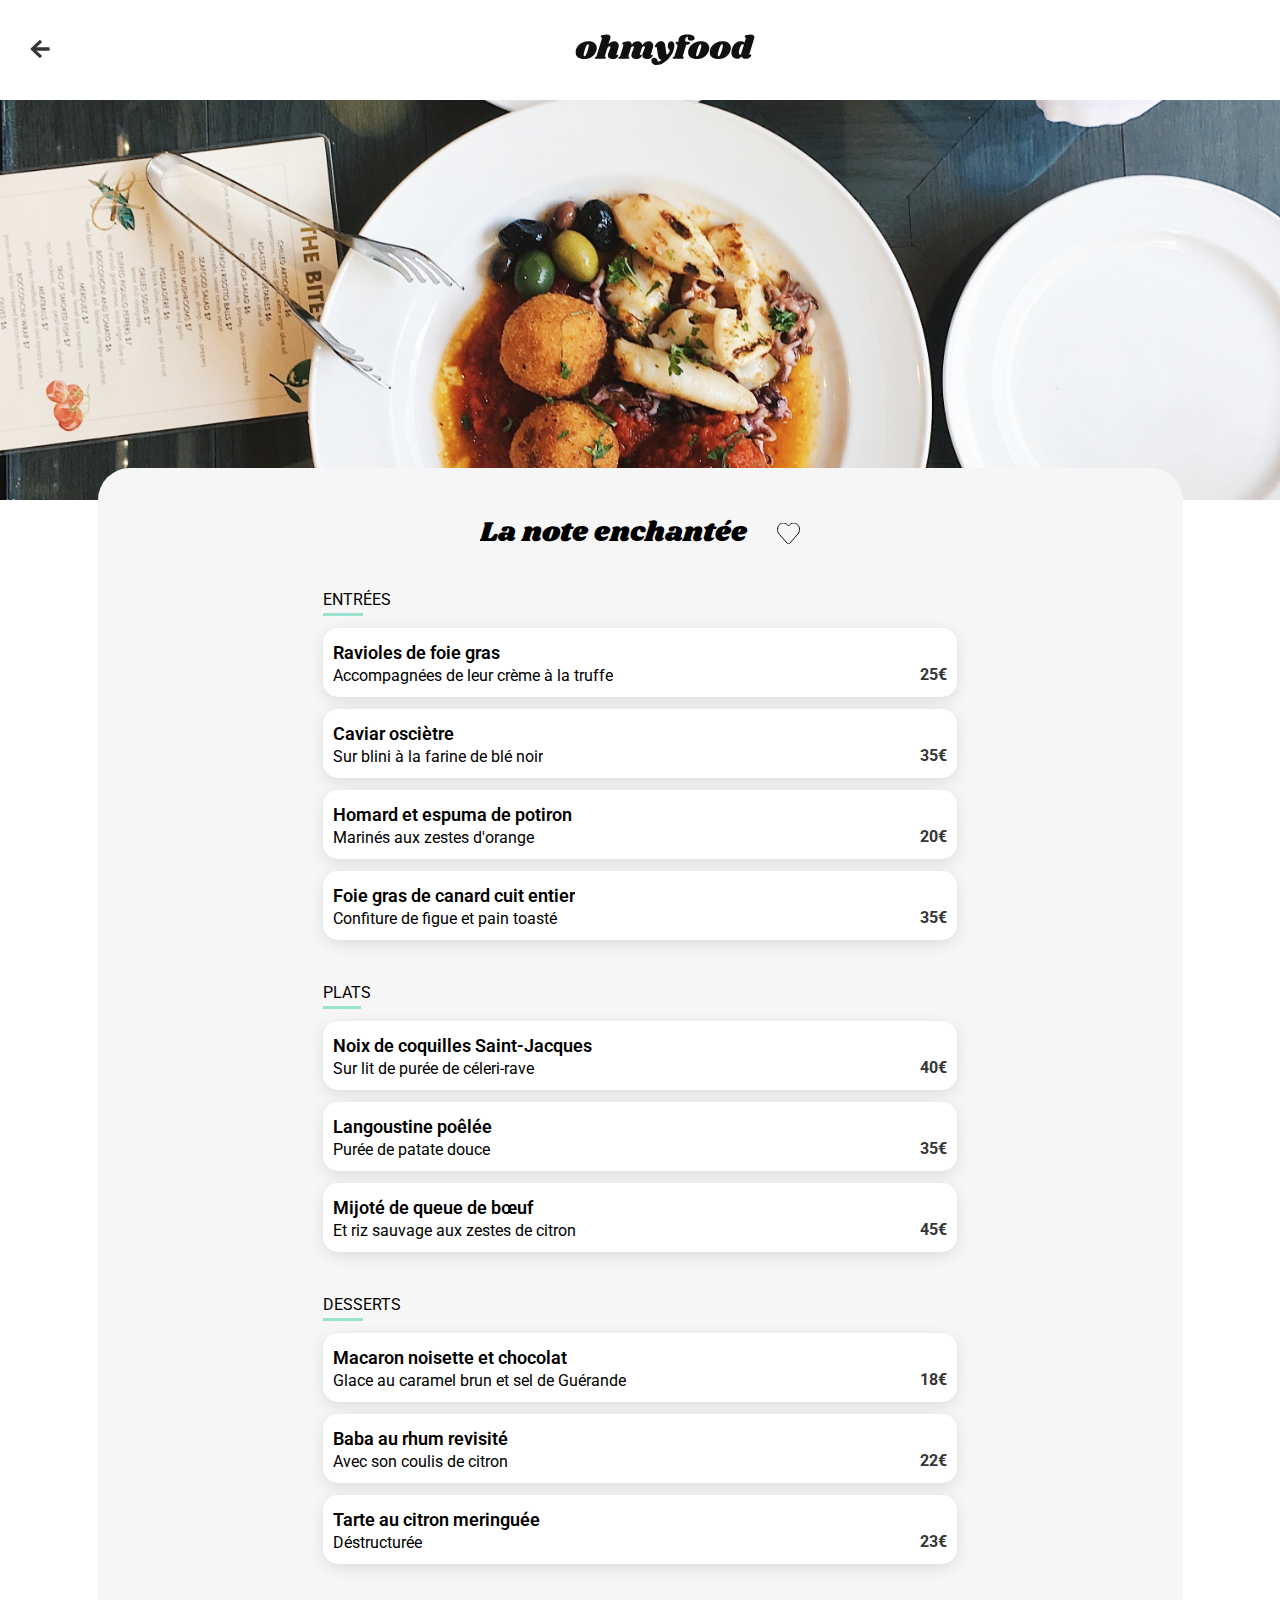
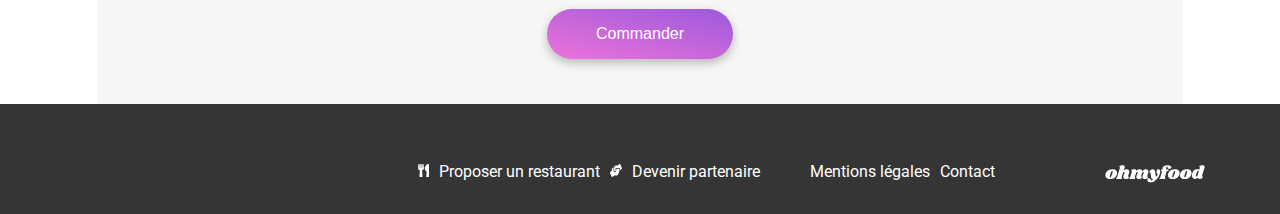
<file: html/la-note-enchantee.html>
<!DOCTYPE html>
<html lang="fr">
  <head>
    <meta charset="UTF-8" />
    <meta name="viewport" content="width=device-width, initial-scale=1.0" />
    <title>La note enchantée</title>
    <link rel="stylesheet" href="../styles/main.css" />
    <link rel="preconnect" href="https://fonts.googleapis.com" />
    <link rel="preconnect" href="https://fonts.gstatic.com" crossorigin />
    <link
      href="https://fonts.googleapis.com/css2?family=Roboto&family=Shrikhand&display=swap"
      rel="stylesheet"
    />
  </head>
  <body>
    <!-- header -->
    <header class="header">
      <!-- flèche retour -->
      <a class="header__link" href="../index.html"
        ><svg
          class="header__arrow"
          xmlns="http://www.w3.org/2000/svg"
          width="50"
          height="50"
          viewBox="0 0 18 16"
          fill="none"
          tabindex="0"
        >
          <path
            d="M10.3856 14.9295L9.53347 15.7429C9.17267 16.0873 8.58924 16.0873 8.23228 15.7429L0.770601 8.62407C0.4098 8.27967 0.4098 7.72277 0.770601 7.38203L8.23228 0.259522C8.59308 -0.0848796 9.1765 -0.0848796 9.53347 0.259522L10.3856 1.07289C10.7502 1.42096 10.7425 1.98886 10.3702 2.32959L5.74505 6.53568H16.7764C17.2869 6.53568 17.6976 6.92772 17.6976 7.41501V8.58744C17.6976 9.07473 17.2869 9.46676 16.7764 9.46676H5.74505L10.3702 13.6728C10.7464 14.0136 10.754 14.5815 10.3856 14.9295Z"
            fill="#353535"
          />
        </svg>
      </a>
      <!-- logo -->
      <svg
        class="header__logo"
        xmlns="http://www.w3.org/2000/svg"
        width="50"
        height="50"
        viewBox="0 0 197 34"
        fill="none"
      >
        <path
          d="M14.2888 7.56C17.5528 7.56 19.9528 8.22 21.4888 9.54C23.0488 10.86 23.8288 12.588 23.8288 14.724C23.8288 15.444 23.7328 16.248 23.5408 17.136C23.0848 19.104 22.2328 20.832 20.9848 22.32C19.7368 23.784 18.2008 24.924 16.3768 25.74C14.5768 26.532 12.6208 26.928 10.5088 26.928C7.1728 26.928 4.7008 26.268 3.0928 24.948C1.5088 23.604 0.716797 21.828 0.716797 19.62C0.716797 18.876 0.812797 18.048 1.0048 17.136C1.4608 15.264 2.3248 13.608 3.5968 12.168C4.8928 10.704 6.4648 9.576 8.3128 8.784C10.1848 7.968 12.1768 7.56 14.2888 7.56ZM14.1808 10.764C13.6768 10.764 13.1368 11.22 12.5608 12.132C12.0088 13.02 11.3488 14.712 10.5808 17.208C9.8128 19.704 9.4288 21.456 9.4288 22.464C9.4288 22.992 9.5128 23.352 9.6808 23.544C9.8488 23.712 10.0768 23.796 10.3648 23.796C10.8688 23.844 11.3848 23.412 11.9128 22.5C12.4648 21.588 13.1488 19.812 13.9648 17.172C14.7088 14.844 15.0808 13.152 15.0808 12.096C15.0808 11.592 14.9968 11.244 14.8288 11.052C14.6848 10.86 14.4688 10.764 14.1808 10.764Z"
          fill="#101010"
        />
        <path
          d="M45.3467 21.636C45.2987 21.732 45.2747 21.876 45.2747 22.068C45.2747 22.236 45.3107 22.368 45.3827 22.464C45.4787 22.56 45.5987 22.608 45.7427 22.608C46.0307 22.608 46.2707 22.488 46.4627 22.248C46.6787 21.984 46.8227 21.852 46.8947 21.852C47.0147 21.852 47.1107 21.936 47.1827 22.104C47.2547 22.248 47.2907 22.428 47.2907 22.644C47.3147 23.34 47.0867 24.024 46.6067 24.696C46.1267 25.344 45.4187 25.884 44.4827 26.316C43.5707 26.724 42.4667 26.928 41.1707 26.928C39.5867 26.928 38.3267 26.568 37.3907 25.848C36.4547 25.104 35.9747 24.12 35.9507 22.896C35.9507 22.008 36.1667 21.012 36.5987 19.908L38.5787 14.724C38.6987 14.412 38.7587 14.16 38.7587 13.968C38.7587 13.656 38.6507 13.416 38.4347 13.248C38.2427 13.056 38.0027 12.96 37.7147 12.96C37.2587 12.96 36.7907 13.176 36.3107 13.608C35.8547 14.016 35.4827 14.688 35.1947 15.624V15.552L32.9267 22.86C32.8547 23.148 32.8187 23.4 32.8187 23.616C32.8187 23.928 32.8787 24.18 32.9987 24.372C33.1187 24.54 33.2867 24.708 33.5027 24.876C33.6707 25.044 33.7907 25.188 33.8627 25.308C33.9347 25.404 33.9467 25.536 33.8987 25.704C33.7787 26.016 33.5387 26.244 33.1787 26.388C32.8187 26.532 32.2667 26.604 31.5227 26.604H23.3147C22.6907 26.604 22.2347 26.508 21.9467 26.316C21.6587 26.1 21.5627 25.824 21.6587 25.488C21.7547 25.2 22.0067 24.948 22.4147 24.732C22.7747 24.54 23.0747 24.312 23.3147 24.048C23.5547 23.784 23.7587 23.364 23.9267 22.788L29.3987 4.824C29.4707 4.608 29.5067 4.428 29.5067 4.284C29.5067 4.02 29.4347 3.804 29.2907 3.636C29.1707 3.468 29.0027 3.3 28.7867 3.132C28.5467 2.94 28.3667 2.772 28.2467 2.628C28.1507 2.484 28.1387 2.292 28.2107 2.052C28.3547 1.5 29.1107 1.02 30.4787 0.611999C31.8467 0.204 33.2747 0 34.7627 0C36.1547 0 37.1747 0.264 37.8227 0.792001C38.4947 1.32 38.8307 2.04 38.8307 2.952C38.8307 3.48 38.7467 3.996 38.5787 4.5L36.6347 10.836C37.5707 9.612 38.5547 8.76 39.5867 8.28C40.6427 7.8 41.7827 7.56 43.0067 7.56C44.4707 7.56 45.6467 8.004 46.5347 8.892C47.4467 9.78 47.9027 10.932 47.9027 12.348C47.9027 13.092 47.7827 13.824 47.5427 14.544L45.3467 21.636Z"
          fill="#101010"
        />
        <path
          d="M83.0733 21.636C83.0253 21.732 83.0013 21.876 83.0013 22.068C83.0013 22.236 83.0373 22.368 83.1093 22.464C83.2053 22.56 83.3253 22.608 83.4693 22.608C83.7573 22.608 83.9973 22.488 84.1893 22.248C84.4053 21.984 84.5493 21.852 84.6213 21.852C84.7413 21.852 84.8373 21.936 84.9093 22.104C84.9813 22.248 85.0173 22.428 85.0173 22.644C85.0413 23.34 84.8133 24.024 84.3333 24.696C83.8533 25.344 83.1453 25.884 82.2093 26.316C81.2973 26.724 80.1933 26.928 78.8973 26.928C77.3133 26.928 76.0533 26.568 75.1173 25.848C74.1813 25.104 73.7013 24.12 73.6773 22.896C73.6773 22.008 73.8933 21.012 74.3253 19.908L76.3053 14.724C76.4253 14.412 76.4853 14.16 76.4853 13.968C76.4853 13.656 76.3773 13.416 76.1613 13.248C75.9693 13.056 75.7293 12.96 75.4413 12.96C75.0333 12.96 74.6133 13.14 74.1813 13.5C73.7493 13.86 73.3653 14.424 73.0293 15.192L71.0493 21.636C71.0013 21.732 70.9773 21.876 70.9773 22.068C70.9773 22.236 71.0133 22.368 71.0853 22.464C71.1813 22.56 71.3013 22.608 71.4453 22.608C71.7333 22.608 71.9733 22.488 72.1653 22.248C72.3813 21.984 72.5253 21.852 72.5973 21.852C72.7173 21.852 72.8133 21.936 72.8853 22.104C72.9573 22.248 72.9933 22.428 72.9933 22.644C73.0173 23.34 72.7893 24.024 72.3093 24.696C71.8293 25.344 71.1213 25.884 70.1853 26.316C69.2733 26.724 68.1693 26.928 66.8733 26.928C65.2893 26.928 64.0293 26.568 63.0933 25.848C62.1573 25.104 61.6773 24.12 61.6533 22.896C61.6533 22.008 61.8693 21.012 62.3013 19.908L64.2813 14.724C64.4013 14.412 64.4613 14.16 64.4613 13.968C64.4613 13.656 64.3533 13.416 64.1373 13.248C63.9453 13.056 63.7053 12.96 63.4173 12.96C63.0093 12.96 62.5893 13.14 62.1573 13.5C61.7253 13.836 61.3653 14.388 61.0773 15.156L58.7013 22.86C58.6053 23.124 58.5573 23.376 58.5573 23.616C58.5573 23.904 58.6173 24.144 58.7373 24.336C58.8573 24.504 59.0253 24.684 59.2413 24.876C59.4093 25.02 59.5293 25.152 59.6013 25.272C59.6733 25.392 59.6853 25.536 59.6373 25.704C59.5413 26.016 59.3133 26.244 58.9533 26.388C58.5933 26.532 58.0293 26.604 57.2613 26.604H49.0533C48.4293 26.604 47.9853 26.508 47.7213 26.316C47.4333 26.1 47.3253 25.824 47.3973 25.488C47.4933 25.2 47.7453 24.948 48.1533 24.732C48.5133 24.54 48.8133 24.312 49.0533 24.048C49.2933 23.784 49.4973 23.364 49.6653 22.788L52.8693 12.384C52.9173 12.264 52.9413 12.096 52.9413 11.88C52.9413 11.616 52.8813 11.412 52.7613 11.268C52.6653 11.124 52.4973 10.944 52.2573 10.728C52.0173 10.536 51.8493 10.368 51.7533 10.224C51.6573 10.08 51.6453 9.888 51.7173 9.648C51.8613 9.096 52.6173 8.616 53.9853 8.208C55.3533 7.776 56.7813 7.56 58.2693 7.56C59.4453 7.56 60.3693 7.884 61.0413 8.532C61.7373 9.18 62.0733 10.068 62.0493 11.196C63.0333 9.828 64.0653 8.88 65.1453 8.352C66.2493 7.824 67.4373 7.56 68.7093 7.56C70.1013 7.56 71.2293 7.968 72.0933 8.784C72.9813 9.576 73.4733 10.62 73.5693 11.916C74.6013 10.284 75.7053 9.156 76.8813 8.532C78.0573 7.884 79.3413 7.56 80.7333 7.56C82.1973 7.56 83.3733 8.004 84.2613 8.892C85.1733 9.78 85.6293 10.932 85.6293 12.348C85.6293 13.092 85.5093 13.824 85.2693 14.544L83.0733 21.636Z"
          fill="#101010"
        />
        <path
          d="M105.288 7.56C106.344 7.56 107.184 7.992 107.808 8.856C108.456 9.696 108.78 10.848 108.78 12.312C108.78 13.584 108.552 14.952 108.096 16.416C107.208 19.368 105.78 22.152 103.812 24.768C101.868 27.384 99.6244 29.484 97.0804 31.068C94.5604 32.652 92.0404 33.444 89.5204 33.444C88.2724 33.444 87.1924 33.228 86.2804 32.796C85.3924 32.364 84.7204 31.788 84.2644 31.068C83.7844 30.348 83.5444 29.58 83.5444 28.764C83.5444 28.404 83.6044 28.008 83.7244 27.576C83.9404 26.904 84.3004 26.388 84.8044 26.028C85.3084 25.668 85.9084 25.488 86.6044 25.488C87.7084 25.488 88.6084 25.86 89.3044 26.604C90.0244 27.372 90.4804 28.416 90.6724 29.736C92.2084 29.664 93.6244 29.004 94.9204 27.756C93.6964 27.54 92.7844 27.132 92.1844 26.532C91.6084 25.908 91.2124 24.948 90.9964 23.652L89.5564 14.832C89.4844 14.376 89.3764 14.064 89.2324 13.896C89.1124 13.704 88.9444 13.608 88.7284 13.608C88.5604 13.608 88.3564 13.692 88.1164 13.86C87.9004 14.028 87.7444 14.112 87.6484 14.112C87.4564 14.112 87.3604 13.908 87.3604 13.5C87.3604 13.164 87.4204 12.804 87.5404 12.42C87.9724 11.052 88.7764 9.9 89.9524 8.964C91.1284 8.004 92.4964 7.524 94.0564 7.524C95.5924 7.524 96.7204 7.98 97.4404 8.892C98.1844 9.804 98.6644 11.208 98.8804 13.104L99.9604 21.024C100.032 21.624 100.248 21.924 100.608 21.924C101.04 21.924 101.544 21.54 102.12 20.772C102.696 19.98 103.26 18.864 103.812 17.424C103.092 16.776 102.54 16.032 102.156 15.192C101.772 14.352 101.58 13.452 101.58 12.492C101.58 11.748 101.676 11.076 101.868 10.476C102.156 9.516 102.6 8.796 103.2 8.316C103.824 7.812 104.52 7.56 105.288 7.56Z"
          fill="#101010"
        />
        <path
          d="M123.221 0C125.789 0 127.709 0.396 128.981 1.188C130.277 1.956 130.925 2.904 130.925 4.032C130.925 4.944 130.541 5.652 129.773 6.156C129.029 6.636 128.045 6.876 126.821 6.876C125.693 6.876 124.817 6.6 124.193 6.048C123.569 5.496 123.257 4.812 123.257 3.996C123.257 3.492 123.413 2.964 123.725 2.412C123.005 2.412 122.405 2.592 121.925 2.952C121.445 3.288 121.073 3.876 120.809 4.716C120.665 5.244 120.593 5.736 120.593 6.192C120.593 6.768 120.689 7.224 120.881 7.56C121.097 7.872 121.397 8.028 121.781 8.028H123.905C125.153 8.028 125.777 8.412 125.777 9.18C125.777 9.276 125.753 9.42 125.705 9.612C125.561 10.14 125.261 10.536 124.805 10.8C124.373 11.064 123.713 11.196 122.825 11.196H121.745L118.181 22.86C118.109 23.148 118.073 23.4 118.073 23.616C118.073 23.928 118.133 24.18 118.253 24.372C118.373 24.54 118.541 24.708 118.757 24.876C118.925 25.044 119.045 25.188 119.117 25.308C119.189 25.404 119.201 25.536 119.153 25.704C119.033 26.016 118.793 26.244 118.433 26.388C118.073 26.532 117.521 26.604 116.777 26.604H108.569C107.945 26.604 107.489 26.508 107.201 26.316C106.913 26.1 106.817 25.824 106.913 25.488C107.009 25.2 107.261 24.948 107.669 24.732C108.029 24.54 108.329 24.312 108.569 24.048C108.809 23.784 109.013 23.364 109.181 22.788L111.989 13.572C112.109 13.212 112.169 12.84 112.169 12.456C112.169 11.976 112.061 11.604 111.845 11.34C111.653 11.052 111.353 10.74 110.945 10.404C110.681 10.188 110.477 10.008 110.333 9.864C110.213 9.696 110.153 9.504 110.153 9.288C110.129 8.832 110.285 8.508 110.621 8.316C110.981 8.124 111.653 8.028 112.637 8.028H113.537C113.369 7.428 113.285 6.828 113.285 6.228C113.285 5.628 113.393 5.004 113.609 4.356C114.065 3.132 115.037 2.1 116.525 1.26C118.037 0.42 120.269 0 123.221 0Z"
          fill="#101010"
        />
        <path
          d="M137.441 7.56C140.705 7.56 143.105 8.22 144.641 9.54C146.201 10.86 146.981 12.588 146.981 14.724C146.981 15.444 146.885 16.248 146.693 17.136C146.237 19.104 145.385 20.832 144.137 22.32C142.889 23.784 141.353 24.924 139.529 25.74C137.729 26.532 135.773 26.928 133.661 26.928C130.325 26.928 127.853 26.268 126.245 24.948C124.661 23.604 123.869 21.828 123.869 19.62C123.869 18.876 123.965 18.048 124.157 17.136C124.613 15.264 125.477 13.608 126.749 12.168C128.045 10.704 129.617 9.576 131.465 8.784C133.337 7.968 135.329 7.56 137.441 7.56ZM137.333 10.764C136.829 10.764 136.289 11.22 135.713 12.132C135.161 13.02 134.501 14.712 133.733 17.208C132.965 19.704 132.581 21.456 132.581 22.464C132.581 22.992 132.665 23.352 132.833 23.544C133.001 23.712 133.229 23.796 133.517 23.796C134.021 23.844 134.537 23.412 135.065 22.5C135.617 21.588 136.301 19.812 137.117 17.172C137.861 14.844 138.233 13.152 138.233 12.096C138.233 11.592 138.149 11.244 137.981 11.052C137.837 10.86 137.621 10.764 137.333 10.764Z"
          fill="#101010"
        />
        <path
          d="M161.066 7.56C164.33 7.56 166.73 8.22 168.266 9.54C169.826 10.86 170.606 12.588 170.606 14.724C170.606 15.444 170.51 16.248 170.318 17.136C169.862 19.104 169.01 20.832 167.762 22.32C166.514 23.784 164.978 24.924 163.154 25.74C161.354 26.532 159.398 26.928 157.286 26.928C153.95 26.928 151.478 26.268 149.87 24.948C148.286 23.604 147.494 21.828 147.494 19.62C147.494 18.876 147.59 18.048 147.782 17.136C148.238 15.264 149.102 13.608 150.374 12.168C151.67 10.704 153.242 9.576 155.09 8.784C156.962 7.968 158.954 7.56 161.066 7.56ZM160.958 10.764C160.454 10.764 159.914 11.22 159.338 12.132C158.786 13.02 158.126 14.712 157.358 17.208C156.59 19.704 156.206 21.456 156.206 22.464C156.206 22.992 156.29 23.352 156.458 23.544C156.626 23.712 156.854 23.796 157.142 23.796C157.646 23.844 158.162 23.412 158.69 22.5C159.242 21.588 159.926 19.812 160.742 17.172C161.486 14.844 161.858 13.152 161.858 12.096C161.858 11.592 161.774 11.244 161.606 11.052C161.462 10.86 161.246 10.764 160.958 10.764Z"
          fill="#101010"
        />
        <path
          d="M190.883 21.42C190.835 21.612 190.811 21.744 190.811 21.816C190.811 21.984 190.859 22.116 190.955 22.212C191.051 22.308 191.171 22.356 191.315 22.356C191.603 22.356 191.843 22.236 192.035 21.996C192.251 21.732 192.395 21.6 192.467 21.6C192.587 21.6 192.683 21.684 192.755 21.852C192.827 22.02 192.863 22.212 192.863 22.428C192.887 23.076 192.635 23.736 192.107 24.408C191.603 25.08 190.919 25.632 190.055 26.064C189.191 26.496 188.255 26.712 187.247 26.712C186.047 26.712 185.003 26.484 184.115 26.028C183.227 25.572 182.615 24.972 182.279 24.228C181.631 25.068 180.887 25.692 180.047 26.1C179.207 26.508 178.319 26.712 177.383 26.712C176.279 26.712 175.247 26.436 174.287 25.884C173.351 25.332 172.595 24.552 172.019 23.544C171.467 22.512 171.191 21.348 171.191 20.052C171.191 17.868 171.599 15.816 172.415 13.896C173.255 11.952 174.419 10.392 175.907 9.216C177.395 8.016 179.087 7.416 180.983 7.416C182.015 7.416 182.891 7.536 183.611 7.776C184.355 8.016 185.027 8.376 185.627 8.856L186.851 4.824C186.923 4.608 186.959 4.428 186.959 4.284C186.959 4.02 186.887 3.804 186.743 3.636C186.623 3.468 186.455 3.3 186.239 3.132C185.999 2.94 185.819 2.772 185.699 2.628C185.603 2.484 185.591 2.292 185.663 2.052C185.807 1.5 186.563 1.02 187.931 0.611999C189.299 0.204 190.727 0 192.215 0C193.607 0 194.627 0.264 195.275 0.792001C195.947 1.32 196.283 2.04 196.283 2.952C196.283 3.48 196.199 3.996 196.031 4.5L190.883 21.42ZM184.871 11.304C184.487 10.968 184.067 10.8 183.611 10.8C182.915 10.8 182.231 11.316 181.559 12.348C180.887 13.38 180.347 14.628 179.939 16.092C179.531 17.556 179.339 18.876 179.363 20.052C179.363 21.372 179.795 22.032 180.659 22.032C180.971 22.032 181.235 21.912 181.451 21.672C181.667 21.408 181.871 20.988 182.063 20.412L184.871 11.304Z"
          fill="#101010"
        />
      </svg>
    </header>
    <main class="main-pages">
      <!-- container -->
      <div class="main-pages__container-img">
        <img
          class="main-pages__img"
          src="/assets/images/restaurants/stil-u2Lp8tXIcjw-unsplash.jpg"
          alt="photo gastronomique d'un plat"
        />
      </div>
      <section class="container-pages">
        <!-- titre -->
        <div class="container-pages__name">
          <h1 class="container-pages__name--titre">
            La note enchantée
            <svg
              class="container-pages__name--emptyheart"
              xmlns="http://www.w3.org/2000/svg"
              width="23"
              height="21"
              viewBox="0 0 23 21"
              fill="none"
              tabindex="0"
            >
              <path
                d="M20.3647 1.43666C18.01 -0.752399 14.5081 -0.358649 12.3468 2.07416L11.5003 3.02573L10.6538 2.07416C8.49677 -0.358649 4.99052 -0.752399 2.63583 1.43666C-0.0626076 3.94916 -0.204405 8.45854 2.21044 11.182L10.5249 20.5476C11.062 21.1523 11.9343 21.1523 12.4714 20.5476L20.7858 11.182C23.205 8.45854 23.0632 3.94916 20.3647 1.43666Z"
                stroke="#101010"
              />
            </svg>
            <svg
              class="container-pages__name--fullheart"
              xmlns="http://www.w3.org/2000/svg"
              width="23"
              height="21"
              viewBox="0 0 23 21"
              fill="none"
              tabindex="0"
            >
              <path
                d="M20.3647 1.43666C18.01 -0.752399 14.5081 -0.358649 12.3468 2.07416L11.5003 3.02573L10.6538 2.07416C8.49677 -0.358649 4.99052 -0.752399 2.63583 1.43666C-0.0626076 3.94916 -0.204405 8.45854 2.21044 11.182L10.5249 20.5476C11.062 21.1523 11.9343 21.1523 12.4714 20.5476L20.7858 11.182C23.205 8.45854 23.0632 3.94916 20.3647 1.43666Z"
                fill="url(#paint0_linear_25368_712)"
                stroke="url(#paint0_linear_25368_712)"
              />
              <defs>
                <linearGradient
                  id="paint0_linear_25368_712"
                  x1="11.5"
                  y1="-5.45937"
                  x2="3.93419"
                  y2="27.993"
                  gradientUnits="userSpaceOnUse"
                >
                  <stop offset="0" stop-color="#9356DC" />
                  <stop offset="1" stop-color="#FF79DA" />
                </linearGradient>
              </defs>
            </svg>
          </h1>
        </div>
        <!-- Entrée -->
        <section class="container-pages__menu">
          <h2 class="container-pages__menu--title">
            <span class="container-pages__menu--title-border">ENTR</span>ÉES
          </h2>
          <div class="card">
            <div class="card__text-content">
              <div class="card__text-content--dish">Ravioles de foie gras</div>
              <div class="card__text-content--txt">
                Accompagnées de leur crème à la truffe
              </div>
            </div>
            <input type="checkbox" class="card__checkbox" />
            <div class="card__price">
              <div class="card__price--euro">25€</div>
              <svg
                class="card__price--animation"
                xmlns="http://www.w3.org/2000/svg"
                width="60"
                height="69"
                viewBox="0 0 60 69"
                fill="none"
              >
                <path
                  d="M0.5 0H44.5C52.7843 0 59.5 6.71573 59.5 15V54C59.5 62.2843 52.7843 69 44.5 69H0.5V0Z"
                  fill="#99E2D0"
                />
                <path
                  d="M40.0847 34.9656C40.0847 40.4884 35.6076 44.9656 30.0847 44.9656C24.5619 44.9656 20.0847 40.4884 20.0847 34.9656C20.0847 29.4427 24.5619 24.9656 30.0847 24.9656C35.6076 24.9656 40.0847 29.4427 40.0847 34.9656ZM28.928 40.2605L36.3474 32.8411C36.5993 32.5892 36.5993 32.1807 36.3474 31.9288L35.435 31.0164C35.1831 30.7644 34.7746 30.7644 34.5226 31.0164L28.4718 37.0671L25.6469 34.2421C25.3949 33.9902 24.9864 33.9902 24.7344 34.2421L23.8221 35.1545C23.5701 35.4065 23.5701 35.815 23.8221 36.0669L28.0156 40.2605C28.2676 40.5124 28.676 40.5124 28.928 40.2605Z"
                  fill="white"
                />
              </svg>
            </div>
          </div>
          <div class="card">
            <div class="card__text-content">
              <div class="card__text-content--dish">Caviar osciètre</div>
              <div class="card__text-content--txt">
                Sur blini à la farine de blé noir
              </div>
            </div>
            <input type="checkbox" class="card__checkbox" />
            <div class="card__price">
              <div class="card__price--euro">35€</div>
              <svg
                class="card__price--animation"
                xmlns="http://www.w3.org/2000/svg"
                width="60"
                height="69"
                viewBox="0 0 60 69"
                fill="none"
              >
                <path
                  d="M0.5 0H44.5C52.7843 0 59.5 6.71573 59.5 15V54C59.5 62.2843 52.7843 69 44.5 69H0.5V0Z"
                  fill="#99E2D0"
                />
                <path
                  d="M40.0847 34.9656C40.0847 40.4884 35.6076 44.9656 30.0847 44.9656C24.5619 44.9656 20.0847 40.4884 20.0847 34.9656C20.0847 29.4427 24.5619 24.9656 30.0847 24.9656C35.6076 24.9656 40.0847 29.4427 40.0847 34.9656ZM28.928 40.2605L36.3474 32.8411C36.5993 32.5892 36.5993 32.1807 36.3474 31.9288L35.435 31.0164C35.1831 30.7644 34.7746 30.7644 34.5226 31.0164L28.4718 37.0671L25.6469 34.2421C25.3949 33.9902 24.9864 33.9902 24.7344 34.2421L23.8221 35.1545C23.5701 35.4065 23.5701 35.815 23.8221 36.0669L28.0156 40.2605C28.2676 40.5124 28.676 40.5124 28.928 40.2605Z"
                  fill="white"
                />
              </svg>
            </div>
          </div>
          <div class="card">
            <div class="card__text-content">
              <div class="card__text-content--dish">
                Homard et espuma de potiron
              </div>
              <div class="card__text-content--txt">
                Marinés aux zestes d'orange
              </div>
            </div>
            <input type="checkbox" class="card__checkbox" />
            <div class="card__price">
              <div class="card__price--euro">20€</div>
              <svg
                class="card__price--animation"
                xmlns="http://www.w3.org/2000/svg"
                width="60"
                height="69"
                viewBox="0 0 60 69"
                fill="none"
              >
                <path
                  d="M0.5 0H44.5C52.7843 0 59.5 6.71573 59.5 15V54C59.5 62.2843 52.7843 69 44.5 69H0.5V0Z"
                  fill="#99E2D0"
                />
                <path
                  d="M40.0847 34.9656C40.0847 40.4884 35.6076 44.9656 30.0847 44.9656C24.5619 44.9656 20.0847 40.4884 20.0847 34.9656C20.0847 29.4427 24.5619 24.9656 30.0847 24.9656C35.6076 24.9656 40.0847 29.4427 40.0847 34.9656ZM28.928 40.2605L36.3474 32.8411C36.5993 32.5892 36.5993 32.1807 36.3474 31.9288L35.435 31.0164C35.1831 30.7644 34.7746 30.7644 34.5226 31.0164L28.4718 37.0671L25.6469 34.2421C25.3949 33.9902 24.9864 33.9902 24.7344 34.2421L23.8221 35.1545C23.5701 35.4065 23.5701 35.815 23.8221 36.0669L28.0156 40.2605C28.2676 40.5124 28.676 40.5124 28.928 40.2605Z"
                  fill="white"
                />
              </svg>
            </div>
          </div>
          <div class="card">
            <div class="card__text-content">
              <div class="card__text-content--dish">
                Foie gras de canard cuit entier
              </div>
              <div class="card__text-content--txt">
                Confiture de figue et pain toasté
              </div>
            </div>
            <input type="checkbox" class="card__checkbox" />
            <div class="card__price">
              <div class="card__price--euro">35€</div>
              <svg
                class="card__price--animation"
                xmlns="http://www.w3.org/2000/svg"
                width="60"
                height="69"
                viewBox="0 0 60 69"
                fill="none"
              >
                <path
                  d="M0.5 0H44.5C52.7843 0 59.5 6.71573 59.5 15V54C59.5 62.2843 52.7843 69 44.5 69H0.5V0Z"
                  fill="#99E2D0"
                />
                <path
                  d="M40.0847 34.9656C40.0847 40.4884 35.6076 44.9656 30.0847 44.9656C24.5619 44.9656 20.0847 40.4884 20.0847 34.9656C20.0847 29.4427 24.5619 24.9656 30.0847 24.9656C35.6076 24.9656 40.0847 29.4427 40.0847 34.9656ZM28.928 40.2605L36.3474 32.8411C36.5993 32.5892 36.5993 32.1807 36.3474 31.9288L35.435 31.0164C35.1831 30.7644 34.7746 30.7644 34.5226 31.0164L28.4718 37.0671L25.6469 34.2421C25.3949 33.9902 24.9864 33.9902 24.7344 34.2421L23.8221 35.1545C23.5701 35.4065 23.5701 35.815 23.8221 36.0669L28.0156 40.2605C28.2676 40.5124 28.676 40.5124 28.928 40.2605Z"
                  fill="white"
                />
              </svg>
            </div>
          </div>
        </section>

        <!-- Plat -->
        <section class="container-pages__menu">
          <h2 class="container-pages__menu--title">
            <span class="container-pages__menu--title-border">PLAT</span>S
          </h2>
          <div class="card">
            <div class="card__text-content">
              <div class="card__text-content--dish">
                Noix de coquilles Saint-Jacques
              </div>
              <div class="card__text-content--txt">
                Sur lit de purée de céleri-rave
              </div>
            </div>
            <input type="checkbox" class="card__checkbox" />
            <div class="card__price">
              <div class="card__price--euro">40€</div>
              <svg
                class="card__price--animation"
                xmlns="http://www.w3.org/2000/svg"
                width="60"
                height="69"
                viewBox="0 0 60 69"
                fill="none"
              >
                <path
                  d="M0.5 0H44.5C52.7843 0 59.5 6.71573 59.5 15V54C59.5 62.2843 52.7843 69 44.5 69H0.5V0Z"
                  fill="#99E2D0"
                />
                <path
                  d="M40.0847 34.9656C40.0847 40.4884 35.6076 44.9656 30.0847 44.9656C24.5619 44.9656 20.0847 40.4884 20.0847 34.9656C20.0847 29.4427 24.5619 24.9656 30.0847 24.9656C35.6076 24.9656 40.0847 29.4427 40.0847 34.9656ZM28.928 40.2605L36.3474 32.8411C36.5993 32.5892 36.5993 32.1807 36.3474 31.9288L35.435 31.0164C35.1831 30.7644 34.7746 30.7644 34.5226 31.0164L28.4718 37.0671L25.6469 34.2421C25.3949 33.9902 24.9864 33.9902 24.7344 34.2421L23.8221 35.1545C23.5701 35.4065 23.5701 35.815 23.8221 36.0669L28.0156 40.2605C28.2676 40.5124 28.676 40.5124 28.928 40.2605Z"
                  fill="white"
                />
              </svg>
            </div>
          </div>
          <div class="card">
            <div class="card__text-content">
              <div class="card__text-content--dish">Langoustine poêlée</div>
              <div class="card__text-content--txt">Purée de patate douce</div>
            </div>
            <input type="checkbox" class="card__checkbox" />
            <div class="card__price">
              <div class="card__price--euro">35€</div>
              <svg
                class="card__price--animation"
                xmlns="http://www.w3.org/2000/svg"
                width="60"
                height="69"
                viewBox="0 0 60 69"
                fill="none"
              >
                <path
                  d="M0.5 0H44.5C52.7843 0 59.5 6.71573 59.5 15V54C59.5 62.2843 52.7843 69 44.5 69H0.5V0Z"
                  fill="#99E2D0"
                />
                <path
                  d="M40.0847 34.9656C40.0847 40.4884 35.6076 44.9656 30.0847 44.9656C24.5619 44.9656 20.0847 40.4884 20.0847 34.9656C20.0847 29.4427 24.5619 24.9656 30.0847 24.9656C35.6076 24.9656 40.0847 29.4427 40.0847 34.9656ZM28.928 40.2605L36.3474 32.8411C36.5993 32.5892 36.5993 32.1807 36.3474 31.9288L35.435 31.0164C35.1831 30.7644 34.7746 30.7644 34.5226 31.0164L28.4718 37.0671L25.6469 34.2421C25.3949 33.9902 24.9864 33.9902 24.7344 34.2421L23.8221 35.1545C23.5701 35.4065 23.5701 35.815 23.8221 36.0669L28.0156 40.2605C28.2676 40.5124 28.676 40.5124 28.928 40.2605Z"
                  fill="white"
                />
              </svg>
            </div>
          </div>
          <div class="card">
            <div class="card__text-content">
              <div class="card__text-content--dish">
                Mijoté de queue de bœuf
              </div>
              <div class="card__text-content--txt">
                Et riz sauvage aux zestes de citron
              </div>
            </div>
            <input type="checkbox" class="card__checkbox" />
            <div class="card__price">
              <div class="card__price--euro">45€</div>
              <svg
                class="card__price--animation"
                xmlns="http://www.w3.org/2000/svg"
                width="60"
                height="69"
                viewBox="0 0 60 69"
                fill="none"
              >
                <path
                  d="M0.5 0H44.5C52.7843 0 59.5 6.71573 59.5 15V54C59.5 62.2843 52.7843 69 44.5 69H0.5V0Z"
                  fill="#99E2D0"
                />
                <path
                  d="M40.0847 34.9656C40.0847 40.4884 35.6076 44.9656 30.0847 44.9656C24.5619 44.9656 20.0847 40.4884 20.0847 34.9656C20.0847 29.4427 24.5619 24.9656 30.0847 24.9656C35.6076 24.9656 40.0847 29.4427 40.0847 34.9656ZM28.928 40.2605L36.3474 32.8411C36.5993 32.5892 36.5993 32.1807 36.3474 31.9288L35.435 31.0164C35.1831 30.7644 34.7746 30.7644 34.5226 31.0164L28.4718 37.0671L25.6469 34.2421C25.3949 33.9902 24.9864 33.9902 24.7344 34.2421L23.8221 35.1545C23.5701 35.4065 23.5701 35.815 23.8221 36.0669L28.0156 40.2605C28.2676 40.5124 28.676 40.5124 28.928 40.2605Z"
                  fill="white"
                />
              </svg>
            </div>
          </div>
        </section>
        <!-- Desert -->
        <section class="container-pages__menu">
          <h2 class="container-pages__menu--title">
            <span class="container-pages__menu--title-border">DESS</span>ERTS
          </h2>
          <div class="card">
            <div class="card__text-content">
              <div class="card__text-content--dish">
                Macaron noisette et chocolat
              </div>
              <div class="card__text-content--txt">
                Glace au caramel brun et sel de Guérande
              </div>
            </div>
            <input type="checkbox" class="card__checkbox" />
            <div class="card__price">
              <div class="card__price--euro">18€</div>
              <svg
                class="card__price--animation"
                xmlns="http://www.w3.org/2000/svg"
                width="60"
                height="69"
                viewBox="0 0 60 69"
                fill="none"
              >
                <path
                  d="M0.5 0H44.5C52.7843 0 59.5 6.71573 59.5 15V54C59.5 62.2843 52.7843 69 44.5 69H0.5V0Z"
                  fill="#99E2D0"
                />
                <path
                  d="M40.0847 34.9656C40.0847 40.4884 35.6076 44.9656 30.0847 44.9656C24.5619 44.9656 20.0847 40.4884 20.0847 34.9656C20.0847 29.4427 24.5619 24.9656 30.0847 24.9656C35.6076 24.9656 40.0847 29.4427 40.0847 34.9656ZM28.928 40.2605L36.3474 32.8411C36.5993 32.5892 36.5993 32.1807 36.3474 31.9288L35.435 31.0164C35.1831 30.7644 34.7746 30.7644 34.5226 31.0164L28.4718 37.0671L25.6469 34.2421C25.3949 33.9902 24.9864 33.9902 24.7344 34.2421L23.8221 35.1545C23.5701 35.4065 23.5701 35.815 23.8221 36.0669L28.0156 40.2605C28.2676 40.5124 28.676 40.5124 28.928 40.2605Z"
                  fill="white"
                />
              </svg>
            </div>
          </div>
          <div class="card">
            <div class="card__text-content">
              <div class="card__text-content--dish">Baba au rhum revisité</div>
              <div class="card__text-content--txt">
                Avec son coulis de citron
              </div>
            </div>
            <input type="checkbox" class="card__checkbox" />
            <div class="card__price">
              <div class="card__price--euro">22€</div>
              <svg
                class="card__price--animation"
                xmlns="http://www.w3.org/2000/svg"
                width="60"
                height="69"
                viewBox="0 0 60 69"
                fill="none"
              >
                <path
                  d="M0.5 0H44.5C52.7843 0 59.5 6.71573 59.5 15V54C59.5 62.2843 52.7843 69 44.5 69H0.5V0Z"
                  fill="#99E2D0"
                />
                <path
                  d="M40.0847 34.9656C40.0847 40.4884 35.6076 44.9656 30.0847 44.9656C24.5619 44.9656 20.0847 40.4884 20.0847 34.9656C20.0847 29.4427 24.5619 24.9656 30.0847 24.9656C35.6076 24.9656 40.0847 29.4427 40.0847 34.9656ZM28.928 40.2605L36.3474 32.8411C36.5993 32.5892 36.5993 32.1807 36.3474 31.9288L35.435 31.0164C35.1831 30.7644 34.7746 30.7644 34.5226 31.0164L28.4718 37.0671L25.6469 34.2421C25.3949 33.9902 24.9864 33.9902 24.7344 34.2421L23.8221 35.1545C23.5701 35.4065 23.5701 35.815 23.8221 36.0669L28.0156 40.2605C28.2676 40.5124 28.676 40.5124 28.928 40.2605Z"
                  fill="white"
                />
              </svg>
            </div>
          </div>
          <div class="card">
            <div class="card__text-content">
              <div class="card__text-content--dish">
                Tarte au citron meringuée
              </div>
              <div class="card__text-content--txt">Déstructurée</div>
            </div>
            <input type="checkbox" class="card__checkbox" />
            <div class="card__price">
              <div class="card__price--euro">23€</div>
              <svg
                class="card__price--animation"
                xmlns="http://www.w3.org/2000/svg"
                width="60"
                height="69"
                viewBox="0 0 60 69"
                fill="none"
              >
                <path
                  d="M0.5 0H44.5C52.7843 0 59.5 6.71573 59.5 15V54C59.5 62.2843 52.7843 69 44.5 69H0.5V0Z"
                  fill="#99E2D0"
                />
                <path
                  d="M40.0847 34.9656C40.0847 40.4884 35.6076 44.9656 30.0847 44.9656C24.5619 44.9656 20.0847 40.4884 20.0847 34.9656C20.0847 29.4427 24.5619 24.9656 30.0847 24.9656C35.6076 24.9656 40.0847 29.4427 40.0847 34.9656ZM28.928 40.2605L36.3474 32.8411C36.5993 32.5892 36.5993 32.1807 36.3474 31.9288L35.435 31.0164C35.1831 30.7644 34.7746 30.7644 34.5226 31.0164L28.4718 37.0671L25.6469 34.2421C25.3949 33.9902 24.9864 33.9902 24.7344 34.2421L23.8221 35.1545C23.5701 35.4065 23.5701 35.815 23.8221 36.0669L28.0156 40.2605C28.2676 40.5124 28.676 40.5124 28.928 40.2605Z"
                  fill="white"
                />
              </svg>
            </div>
          </div>
        </section>
        <button class="container-pages__btn btn">Commander</button>
      </section>
    </main>
    <!-- footer -->
    <footer class="footer">
      <svg
        class="footer__logo"
        xmlns="http://www.w3.org/2000/svg"
        width="50"
        height="20"
        viewBox="0 0 197 34"
        fill="none"
      >
        <path
          d="M14.2888 7.56C17.5528 7.56 19.9528 8.22 21.4888 9.54C23.0488 10.86 23.8288 12.588 23.8288 14.724C23.8288 15.444 23.7328 16.248 23.5408 17.136C23.0848 19.104 22.2328 20.832 20.9848 22.32C19.7368 23.784 18.2008 24.924 16.3768 25.74C14.5768 26.532 12.6208 26.928 10.5088 26.928C7.1728 26.928 4.7008 26.268 3.0928 24.948C1.5088 23.604 0.716797 21.828 0.716797 19.62C0.716797 18.876 0.812797 18.048 1.0048 17.136C1.4608 15.264 2.3248 13.608 3.5968 12.168C4.8928 10.704 6.4648 9.576 8.3128 8.784C10.1848 7.968 12.1768 7.56 14.2888 7.56ZM14.1808 10.764C13.6768 10.764 13.1368 11.22 12.5608 12.132C12.0088 13.02 11.3488 14.712 10.5808 17.208C9.8128 19.704 9.4288 21.456 9.4288 22.464C9.4288 22.992 9.5128 23.352 9.6808 23.544C9.8488 23.712 10.0768 23.796 10.3648 23.796C10.8688 23.844 11.3848 23.412 11.9128 22.5C12.4648 21.588 13.1488 19.812 13.9648 17.172C14.7088 14.844 15.0808 13.152 15.0808 12.096C15.0808 11.592 14.9968 11.244 14.8288 11.052C14.6848 10.86 14.4688 10.764 14.1808 10.764Z"
          fill="white"
        />
        <path
          d="M45.3467 21.636C45.2987 21.732 45.2747 21.876 45.2747 22.068C45.2747 22.236 45.3107 22.368 45.3827 22.464C45.4787 22.56 45.5987 22.608 45.7427 22.608C46.0307 22.608 46.2707 22.488 46.4627 22.248C46.6787 21.984 46.8227 21.852 46.8947 21.852C47.0147 21.852 47.1107 21.936 47.1827 22.104C47.2547 22.248 47.2907 22.428 47.2907 22.644C47.3147 23.34 47.0867 24.024 46.6067 24.696C46.1267 25.344 45.4187 25.884 44.4827 26.316C43.5707 26.724 42.4667 26.928 41.1707 26.928C39.5867 26.928 38.3267 26.568 37.3907 25.848C36.4547 25.104 35.9747 24.12 35.9507 22.896C35.9507 22.008 36.1667 21.012 36.5987 19.908L38.5787 14.724C38.6987 14.412 38.7587 14.16 38.7587 13.968C38.7587 13.656 38.6507 13.416 38.4347 13.248C38.2427 13.056 38.0027 12.96 37.7147 12.96C37.2587 12.96 36.7907 13.176 36.3107 13.608C35.8547 14.016 35.4827 14.688 35.1947 15.624V15.552L32.9267 22.86C32.8547 23.148 32.8187 23.4 32.8187 23.616C32.8187 23.928 32.8787 24.18 32.9987 24.372C33.1187 24.54 33.2867 24.708 33.5027 24.876C33.6707 25.044 33.7907 25.188 33.8627 25.308C33.9347 25.404 33.9467 25.536 33.8987 25.704C33.7787 26.016 33.5387 26.244 33.1787 26.388C32.8187 26.532 32.2667 26.604 31.5227 26.604H23.3147C22.6907 26.604 22.2347 26.508 21.9467 26.316C21.6587 26.1 21.5627 25.824 21.6587 25.488C21.7547 25.2 22.0067 24.948 22.4147 24.732C22.7747 24.54 23.0747 24.312 23.3147 24.048C23.5547 23.784 23.7587 23.364 23.9267 22.788L29.3987 4.824C29.4707 4.608 29.5067 4.428 29.5067 4.284C29.5067 4.02 29.4347 3.804 29.2907 3.636C29.1707 3.468 29.0027 3.3 28.7867 3.132C28.5467 2.94 28.3667 2.772 28.2467 2.628C28.1507 2.484 28.1387 2.292 28.2107 2.052C28.3547 1.5 29.1107 1.02 30.4787 0.611999C31.8467 0.204 33.2747 0 34.7627 0C36.1547 0 37.1747 0.264 37.8227 0.792001C38.4947 1.32 38.8307 2.04 38.8307 2.952C38.8307 3.48 38.7467 3.996 38.5787 4.5L36.6347 10.836C37.5707 9.612 38.5547 8.76 39.5867 8.28C40.6427 7.8 41.7827 7.56 43.0067 7.56C44.4707 7.56 45.6467 8.004 46.5347 8.892C47.4467 9.78 47.9027 10.932 47.9027 12.348C47.9027 13.092 47.7827 13.824 47.5427 14.544L45.3467 21.636Z"
          fill="white"
        />
        <path
          d="M83.0733 21.636C83.0253 21.732 83.0013 21.876 83.0013 22.068C83.0013 22.236 83.0373 22.368 83.1093 22.464C83.2053 22.56 83.3253 22.608 83.4693 22.608C83.7573 22.608 83.9973 22.488 84.1893 22.248C84.4053 21.984 84.5493 21.852 84.6213 21.852C84.7413 21.852 84.8373 21.936 84.9093 22.104C84.9813 22.248 85.0173 22.428 85.0173 22.644C85.0413 23.34 84.8133 24.024 84.3333 24.696C83.8533 25.344 83.1453 25.884 82.2093 26.316C81.2973 26.724 80.1933 26.928 78.8973 26.928C77.3133 26.928 76.0533 26.568 75.1173 25.848C74.1813 25.104 73.7013 24.12 73.6773 22.896C73.6773 22.008 73.8933 21.012 74.3253 19.908L76.3053 14.724C76.4253 14.412 76.4853 14.16 76.4853 13.968C76.4853 13.656 76.3773 13.416 76.1613 13.248C75.9693 13.056 75.7293 12.96 75.4413 12.96C75.0333 12.96 74.6133 13.14 74.1813 13.5C73.7493 13.86 73.3653 14.424 73.0293 15.192L71.0493 21.636C71.0013 21.732 70.9773 21.876 70.9773 22.068C70.9773 22.236 71.0133 22.368 71.0853 22.464C71.1813 22.56 71.3013 22.608 71.4453 22.608C71.7333 22.608 71.9733 22.488 72.1653 22.248C72.3813 21.984 72.5253 21.852 72.5973 21.852C72.7173 21.852 72.8133 21.936 72.8853 22.104C72.9573 22.248 72.9933 22.428 72.9933 22.644C73.0173 23.34 72.7893 24.024 72.3093 24.696C71.8293 25.344 71.1213 25.884 70.1853 26.316C69.2733 26.724 68.1693 26.928 66.8733 26.928C65.2893 26.928 64.0293 26.568 63.0933 25.848C62.1573 25.104 61.6773 24.12 61.6533 22.896C61.6533 22.008 61.8693 21.012 62.3013 19.908L64.2813 14.724C64.4013 14.412 64.4613 14.16 64.4613 13.968C64.4613 13.656 64.3533 13.416 64.1373 13.248C63.9453 13.056 63.7053 12.96 63.4173 12.96C63.0093 12.96 62.5893 13.14 62.1573 13.5C61.7253 13.836 61.3653 14.388 61.0773 15.156L58.7013 22.86C58.6053 23.124 58.5573 23.376 58.5573 23.616C58.5573 23.904 58.6173 24.144 58.7373 24.336C58.8573 24.504 59.0253 24.684 59.2413 24.876C59.4093 25.02 59.5293 25.152 59.6013 25.272C59.6733 25.392 59.6853 25.536 59.6373 25.704C59.5413 26.016 59.3133 26.244 58.9533 26.388C58.5933 26.532 58.0293 26.604 57.2613 26.604H49.0533C48.4293 26.604 47.9853 26.508 47.7213 26.316C47.4333 26.1 47.3253 25.824 47.3973 25.488C47.4933 25.2 47.7453 24.948 48.1533 24.732C48.5133 24.54 48.8133 24.312 49.0533 24.048C49.2933 23.784 49.4973 23.364 49.6653 22.788L52.8693 12.384C52.9173 12.264 52.9413 12.096 52.9413 11.88C52.9413 11.616 52.8813 11.412 52.7613 11.268C52.6653 11.124 52.4973 10.944 52.2573 10.728C52.0173 10.536 51.8493 10.368 51.7533 10.224C51.6573 10.08 51.6453 9.888 51.7173 9.648C51.8613 9.096 52.6173 8.616 53.9853 8.208C55.3533 7.776 56.7813 7.56 58.2693 7.56C59.4453 7.56 60.3693 7.884 61.0413 8.532C61.7373 9.18 62.0733 10.068 62.0493 11.196C63.0333 9.828 64.0653 8.88 65.1453 8.352C66.2493 7.824 67.4373 7.56 68.7093 7.56C70.1013 7.56 71.2293 7.968 72.0933 8.784C72.9813 9.576 73.4733 10.62 73.5693 11.916C74.6013 10.284 75.7053 9.156 76.8813 8.532C78.0573 7.884 79.3413 7.56 80.7333 7.56C82.1973 7.56 83.3733 8.004 84.2613 8.892C85.1733 9.78 85.6293 10.932 85.6293 12.348C85.6293 13.092 85.5093 13.824 85.2693 14.544L83.0733 21.636Z"
          fill="white"
        />
        <path
          d="M105.288 7.56C106.344 7.56 107.184 7.992 107.808 8.856C108.456 9.696 108.78 10.848 108.78 12.312C108.78 13.584 108.552 14.952 108.096 16.416C107.208 19.368 105.78 22.152 103.812 24.768C101.868 27.384 99.6244 29.484 97.0804 31.068C94.5604 32.652 92.0404 33.444 89.5204 33.444C88.2724 33.444 87.1924 33.228 86.2804 32.796C85.3924 32.364 84.7204 31.788 84.2644 31.068C83.7844 30.348 83.5444 29.58 83.5444 28.764C83.5444 28.404 83.6044 28.008 83.7244 27.576C83.9404 26.904 84.3004 26.388 84.8044 26.028C85.3084 25.668 85.9084 25.488 86.6044 25.488C87.7084 25.488 88.6084 25.86 89.3044 26.604C90.0244 27.372 90.4804 28.416 90.6724 29.736C92.2084 29.664 93.6244 29.004 94.9204 27.756C93.6964 27.54 92.7844 27.132 92.1844 26.532C91.6084 25.908 91.2124 24.948 90.9964 23.652L89.5564 14.832C89.4844 14.376 89.3764 14.064 89.2324 13.896C89.1124 13.704 88.9444 13.608 88.7284 13.608C88.5604 13.608 88.3564 13.692 88.1164 13.86C87.9004 14.028 87.7444 14.112 87.6484 14.112C87.4564 14.112 87.3604 13.908 87.3604 13.5C87.3604 13.164 87.4204 12.804 87.5404 12.42C87.9724 11.052 88.7764 9.9 89.9524 8.964C91.1284 8.004 92.4964 7.524 94.0564 7.524C95.5924 7.524 96.7204 7.98 97.4404 8.892C98.1844 9.804 98.6644 11.208 98.8804 13.104L99.9604 21.024C100.032 21.624 100.248 21.924 100.608 21.924C101.04 21.924 101.544 21.54 102.12 20.772C102.696 19.98 103.26 18.864 103.812 17.424C103.092 16.776 102.54 16.032 102.156 15.192C101.772 14.352 101.58 13.452 101.58 12.492C101.58 11.748 101.676 11.076 101.868 10.476C102.156 9.516 102.6 8.796 103.2 8.316C103.824 7.812 104.52 7.56 105.288 7.56Z"
          fill="white"
        />
        <path
          d="M123.221 0C125.789 0 127.709 0.396 128.981 1.188C130.277 1.956 130.925 2.904 130.925 4.032C130.925 4.944 130.541 5.652 129.773 6.156C129.029 6.636 128.045 6.876 126.821 6.876C125.693 6.876 124.817 6.6 124.193 6.048C123.569 5.496 123.257 4.812 123.257 3.996C123.257 3.492 123.413 2.964 123.725 2.412C123.005 2.412 122.405 2.592 121.925 2.952C121.445 3.288 121.073 3.876 120.809 4.716C120.665 5.244 120.593 5.736 120.593 6.192C120.593 6.768 120.689 7.224 120.881 7.56C121.097 7.872 121.397 8.028 121.781 8.028H123.905C125.153 8.028 125.777 8.412 125.777 9.18C125.777 9.276 125.753 9.42 125.705 9.612C125.561 10.14 125.261 10.536 124.805 10.8C124.373 11.064 123.713 11.196 122.825 11.196H121.745L118.181 22.86C118.109 23.148 118.073 23.4 118.073 23.616C118.073 23.928 118.133 24.18 118.253 24.372C118.373 24.54 118.541 24.708 118.757 24.876C118.925 25.044 119.045 25.188 119.117 25.308C119.189 25.404 119.201 25.536 119.153 25.704C119.033 26.016 118.793 26.244 118.433 26.388C118.073 26.532 117.521 26.604 116.777 26.604H108.569C107.945 26.604 107.489 26.508 107.201 26.316C106.913 26.1 106.817 25.824 106.913 25.488C107.009 25.2 107.261 24.948 107.669 24.732C108.029 24.54 108.329 24.312 108.569 24.048C108.809 23.784 109.013 23.364 109.181 22.788L111.989 13.572C112.109 13.212 112.169 12.84 112.169 12.456C112.169 11.976 112.061 11.604 111.845 11.34C111.653 11.052 111.353 10.74 110.945 10.404C110.681 10.188 110.477 10.008 110.333 9.864C110.213 9.696 110.153 9.504 110.153 9.288C110.129 8.832 110.285 8.508 110.621 8.316C110.981 8.124 111.653 8.028 112.637 8.028H113.537C113.369 7.428 113.285 6.828 113.285 6.228C113.285 5.628 113.393 5.004 113.609 4.356C114.065 3.132 115.037 2.1 116.525 1.26C118.037 0.42 120.269 0 123.221 0Z"
          fill="white"
        />
        <path
          d="M137.441 7.56C140.705 7.56 143.105 8.22 144.641 9.54C146.201 10.86 146.981 12.588 146.981 14.724C146.981 15.444 146.885 16.248 146.693 17.136C146.237 19.104 145.385 20.832 144.137 22.32C142.889 23.784 141.353 24.924 139.529 25.74C137.729 26.532 135.773 26.928 133.661 26.928C130.325 26.928 127.853 26.268 126.245 24.948C124.661 23.604 123.869 21.828 123.869 19.62C123.869 18.876 123.965 18.048 124.157 17.136C124.613 15.264 125.477 13.608 126.749 12.168C128.045 10.704 129.617 9.576 131.465 8.784C133.337 7.968 135.329 7.56 137.441 7.56ZM137.333 10.764C136.829 10.764 136.289 11.22 135.713 12.132C135.161 13.02 134.501 14.712 133.733 17.208C132.965 19.704 132.581 21.456 132.581 22.464C132.581 22.992 132.665 23.352 132.833 23.544C133.001 23.712 133.229 23.796 133.517 23.796C134.021 23.844 134.537 23.412 135.065 22.5C135.617 21.588 136.301 19.812 137.117 17.172C137.861 14.844 138.233 13.152 138.233 12.096C138.233 11.592 138.149 11.244 137.981 11.052C137.837 10.86 137.621 10.764 137.333 10.764Z"
          fill="white"
        />
        <path
          d="M161.066 7.56C164.33 7.56 166.73 8.22 168.266 9.54C169.826 10.86 170.606 12.588 170.606 14.724C170.606 15.444 170.51 16.248 170.318 17.136C169.862 19.104 169.01 20.832 167.762 22.32C166.514 23.784 164.978 24.924 163.154 25.74C161.354 26.532 159.398 26.928 157.286 26.928C153.95 26.928 151.478 26.268 149.87 24.948C148.286 23.604 147.494 21.828 147.494 19.62C147.494 18.876 147.59 18.048 147.782 17.136C148.238 15.264 149.102 13.608 150.374 12.168C151.67 10.704 153.242 9.576 155.09 8.784C156.962 7.968 158.954 7.56 161.066 7.56ZM160.958 10.764C160.454 10.764 159.914 11.22 159.338 12.132C158.786 13.02 158.126 14.712 157.358 17.208C156.59 19.704 156.206 21.456 156.206 22.464C156.206 22.992 156.29 23.352 156.458 23.544C156.626 23.712 156.854 23.796 157.142 23.796C157.646 23.844 158.162 23.412 158.69 22.5C159.242 21.588 159.926 19.812 160.742 17.172C161.486 14.844 161.858 13.152 161.858 12.096C161.858 11.592 161.774 11.244 161.606 11.052C161.462 10.86 161.246 10.764 160.958 10.764Z"
          fill="white"
        />
        <path
          d="M190.883 21.42C190.835 21.612 190.811 21.744 190.811 21.816C190.811 21.984 190.859 22.116 190.955 22.212C191.051 22.308 191.171 22.356 191.315 22.356C191.603 22.356 191.843 22.236 192.035 21.996C192.251 21.732 192.395 21.6 192.467 21.6C192.587 21.6 192.683 21.684 192.755 21.852C192.827 22.02 192.863 22.212 192.863 22.428C192.887 23.076 192.635 23.736 192.107 24.408C191.603 25.08 190.919 25.632 190.055 26.064C189.191 26.496 188.255 26.712 187.247 26.712C186.047 26.712 185.003 26.484 184.115 26.028C183.227 25.572 182.615 24.972 182.279 24.228C181.631 25.068 180.887 25.692 180.047 26.1C179.207 26.508 178.319 26.712 177.383 26.712C176.279 26.712 175.247 26.436 174.287 25.884C173.351 25.332 172.595 24.552 172.019 23.544C171.467 22.512 171.191 21.348 171.191 20.052C171.191 17.868 171.599 15.816 172.415 13.896C173.255 11.952 174.419 10.392 175.907 9.216C177.395 8.016 179.087 7.416 180.983 7.416C182.015 7.416 182.891 7.536 183.611 7.776C184.355 8.016 185.027 8.376 185.627 8.856L186.851 4.824C186.923 4.608 186.959 4.428 186.959 4.284C186.959 4.02 186.887 3.804 186.743 3.636C186.623 3.468 186.455 3.3 186.239 3.132C185.999 2.94 185.819 2.772 185.699 2.628C185.603 2.484 185.591 2.292 185.663 2.052C185.807 1.5 186.563 1.02 187.931 0.611999C189.299 0.204 190.727 0 192.215 0C193.607 0 194.627 0.264 195.275 0.792001C195.947 1.32 196.283 2.04 196.283 2.952C196.283 3.48 196.199 3.996 196.031 4.5L190.883 21.42ZM184.871 11.304C184.487 10.968 184.067 10.8 183.611 10.8C182.915 10.8 182.231 11.316 181.559 12.348C180.887 13.38 180.347 14.628 179.939 16.092C179.531 17.556 179.339 18.876 179.363 20.052C179.363 21.372 179.795 22.032 180.659 22.032C180.971 22.032 181.235 21.912 181.451 21.672C181.667 21.408 181.871 20.988 182.063 20.412L184.871 11.304Z"
          fill="white"
        />
      </svg>
      <div class="footer__container">
        <a class="footer__container--small" href="#">
          <svg
            class="footer__container--svg"
            xmlns="http://www.w3.org/2000/svg"
            width="11"
            height="13"
            viewBox="0 0 11 13"
            fill="none"
          >
            <path
              d="M5.49736 0.385973C5.51851 0.505308 5.92308 2.78538 5.92308 3.65628C5.92308 4.9842 5.18798 5.93127 4.1012 6.31213L4.44231 12.3576C4.46082 12.7055 4.1726 13 3.80769 13H2.11538C1.75313 13 1.46226 12.708 1.48077 12.3576L1.82188 6.31213C0.732452 5.93127 0 4.98166 0 3.65628C0 2.78284 0.404567 0.505308 0.425721 0.385973C0.510337 -0.129456 1.62356 -0.137073 1.69231 0.413902V3.99905C1.72668 4.08538 2.09159 4.0803 2.11538 3.99905C2.1524 3.35667 2.32428 0.464683 2.32692 0.398668C2.41418 -0.129456 3.50889 -0.129456 3.59351 0.398668C3.5988 0.467223 3.76803 3.35667 3.80505 3.99905C3.82885 4.0803 4.19639 4.08538 4.22813 3.99905V0.413902C4.29688 -0.134534 5.41274 -0.129456 5.49736 0.385973ZM8.64928 7.64005L8.25264 12.3398C8.22091 12.6953 8.51442 13 8.88462 13H10.3654C10.7171 13 11 12.7283 11 12.3906V0.60941C11 0.274254 10.7171 3.62896e-05 10.3654 3.62896e-05C8.18389 3.62896e-05 4.51106 4.53225 8.64928 7.64005Z"
              fill="white"
            />
          </svg>
          <div class="footer__container--txt">Proposer un restaurant</div>
        </a>
        <a class="footer__container--small" href="#">
          <svg
            class="footer__container--svg"
            xmlns="http://www.w3.org/2000/svg"
            width="12"
            height="13"
            viewBox="0 0 12 13"
            fill="none"
          >
            <path
              d="M9.08765 4.87486H6.2572V6.29686C6.2572 7.30495 5.65573 8.12514 4.91646 8.12514C4.1772 8.12514 3.57573 7.30495 3.57573 6.29686V3.2091L2.3672 4.19941C2.00781 4.49143 1.78808 5.02214 1.78808 5.59094V6.79202L0.298367 7.96516C0.0134597 8.18862 -0.0852336 8.68632 0.0804966 9.07483L1.57021 12.5943C1.73407 12.9828 2.09905 13.1148 2.38396 12.8914L4.30941 11.3754H6.85309C7.51042 11.3754 8.04485 10.6466 8.04485 9.75027H8.3428C8.67239 9.75027 8.93868 9.38716 8.93868 8.93771V7.31257H9.08765C9.33531 7.31257 9.53456 7.04087 9.53456 6.70314V5.48429C9.53456 5.14656 9.33531 4.87486 9.08765 4.87486ZM11.838 3.92517L10.3483 0.405735C10.1844 0.0172256 9.81947 -0.114817 9.53456 0.10864L7.60911 1.62459H5.70601C5.48255 1.62459 5.26468 1.71092 5.07475 1.8709L4.45093 2.40161C4.27589 2.54888 4.17161 2.81043 4.17161 3.08975V6.29686C4.17161 6.85804 4.50493 7.31257 4.91646 7.31257C5.328 7.31257 5.66132 6.85804 5.66132 6.29686V4.06229H9.08765C9.66305 4.06229 10.1304 4.69965 10.1304 5.48429V6.20798L11.6202 5.03484C11.9051 4.80884 12.0019 4.31368 11.838 3.92517Z"
              fill="white"
            />
          </svg>
          <div class="footer__container--txt">Devenir partenaire</div>
        </a>
        <a class="footer__mention" href="#">Mentions légales</a>
        <a class="footer__contact" href="mailto:NOMDUMAIL@MAIL.COM">Contact</a>
      </div>
    </footer>
  </body>
</html>
</file>
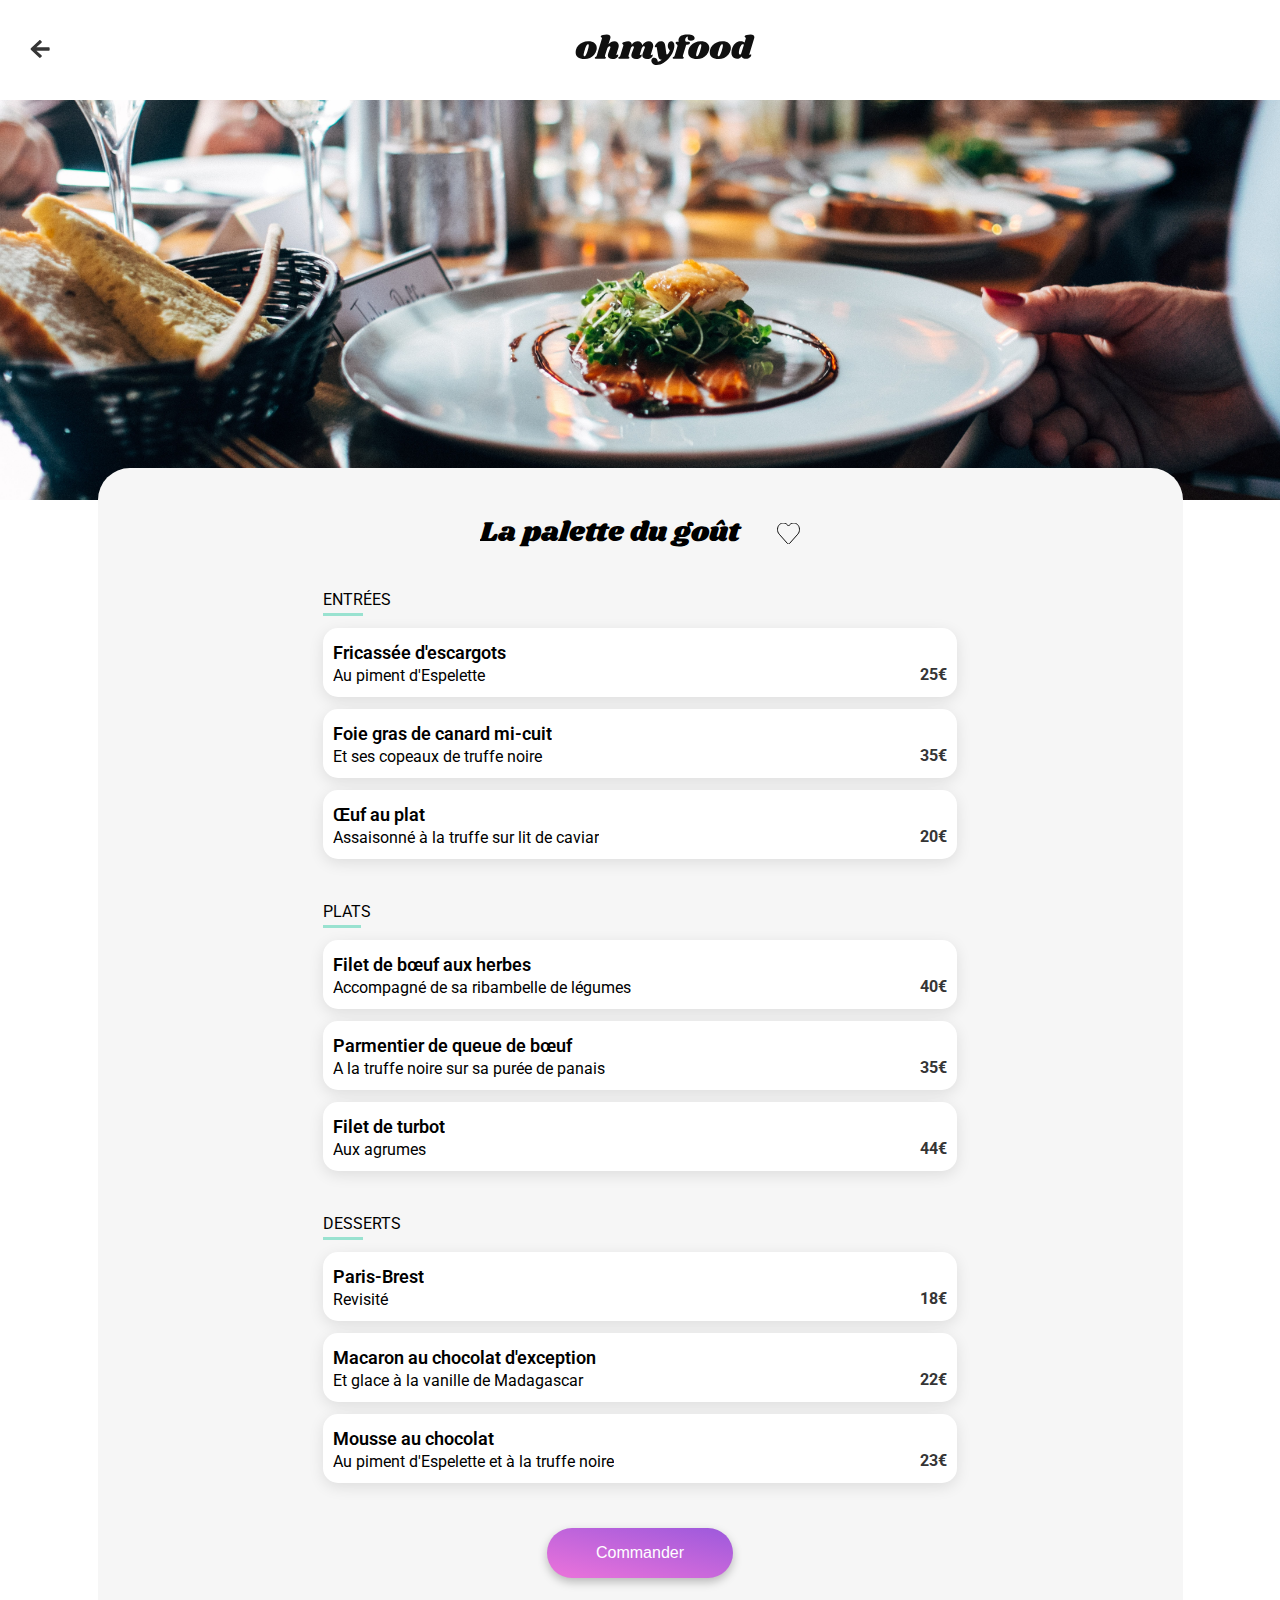
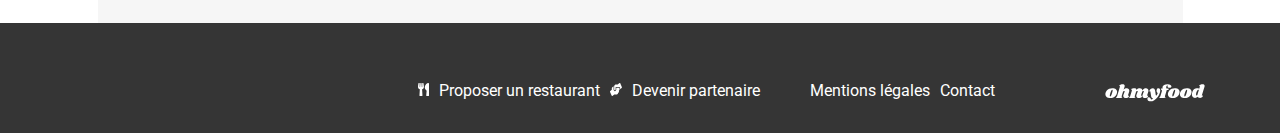
<file: html/la-palette-du-gout.html>
<!DOCTYPE html>
<html lang="fr">
  <head>
    <meta charset="UTF-8" />
    <meta name="viewport" content="width=device-width, initial-scale=1.0" />
    <title>La palette du goût</title>
    <link rel="stylesheet" href="../styles/main.css" />
    <link rel="preconnect" href="https://fonts.googleapis.com" />
    <link rel="preconnect" href="https://fonts.gstatic.com" crossorigin />
    <link
      href="https://fonts.googleapis.com/css2?family=Roboto&family=Shrikhand&display=swap"
      rel="stylesheet"
    />
  </head>
  <body>
    <!-- header -->
    <header class="header">
      <!-- flèche retour -->
      <a class="header__link" href="../index.html"
        ><svg
          class="header__arrow"
          xmlns="http://www.w3.org/2000/svg"
          width="50"
          height="50"
          viewBox="0 0 18 16"
          fill="none"
          tabindex="0"
        >
          <path
            d="M10.3856 14.9295L9.53347 15.7429C9.17267 16.0873 8.58924 16.0873 8.23228 15.7429L0.770601 8.62407C0.4098 8.27967 0.4098 7.72277 0.770601 7.38203L8.23228 0.259522C8.59308 -0.0848796 9.1765 -0.0848796 9.53347 0.259522L10.3856 1.07289C10.7502 1.42096 10.7425 1.98886 10.3702 2.32959L5.74505 6.53568H16.7764C17.2869 6.53568 17.6976 6.92772 17.6976 7.41501V8.58744C17.6976 9.07473 17.2869 9.46676 16.7764 9.46676H5.74505L10.3702 13.6728C10.7464 14.0136 10.754 14.5815 10.3856 14.9295Z"
            fill="#353535"
          />
        </svg>
      </a>
      <!-- logo -->
      <svg
        class="header__logo"
        xmlns="http://www.w3.org/2000/svg"
        width="50"
        height="50"
        viewBox="0 0 197 34"
        fill="none"
      >
        <path
          d="M14.2888 7.56C17.5528 7.56 19.9528 8.22 21.4888 9.54C23.0488 10.86 23.8288 12.588 23.8288 14.724C23.8288 15.444 23.7328 16.248 23.5408 17.136C23.0848 19.104 22.2328 20.832 20.9848 22.32C19.7368 23.784 18.2008 24.924 16.3768 25.74C14.5768 26.532 12.6208 26.928 10.5088 26.928C7.1728 26.928 4.7008 26.268 3.0928 24.948C1.5088 23.604 0.716797 21.828 0.716797 19.62C0.716797 18.876 0.812797 18.048 1.0048 17.136C1.4608 15.264 2.3248 13.608 3.5968 12.168C4.8928 10.704 6.4648 9.576 8.3128 8.784C10.1848 7.968 12.1768 7.56 14.2888 7.56ZM14.1808 10.764C13.6768 10.764 13.1368 11.22 12.5608 12.132C12.0088 13.02 11.3488 14.712 10.5808 17.208C9.8128 19.704 9.4288 21.456 9.4288 22.464C9.4288 22.992 9.5128 23.352 9.6808 23.544C9.8488 23.712 10.0768 23.796 10.3648 23.796C10.8688 23.844 11.3848 23.412 11.9128 22.5C12.4648 21.588 13.1488 19.812 13.9648 17.172C14.7088 14.844 15.0808 13.152 15.0808 12.096C15.0808 11.592 14.9968 11.244 14.8288 11.052C14.6848 10.86 14.4688 10.764 14.1808 10.764Z"
          fill="#101010"
        />
        <path
          d="M45.3467 21.636C45.2987 21.732 45.2747 21.876 45.2747 22.068C45.2747 22.236 45.3107 22.368 45.3827 22.464C45.4787 22.56 45.5987 22.608 45.7427 22.608C46.0307 22.608 46.2707 22.488 46.4627 22.248C46.6787 21.984 46.8227 21.852 46.8947 21.852C47.0147 21.852 47.1107 21.936 47.1827 22.104C47.2547 22.248 47.2907 22.428 47.2907 22.644C47.3147 23.34 47.0867 24.024 46.6067 24.696C46.1267 25.344 45.4187 25.884 44.4827 26.316C43.5707 26.724 42.4667 26.928 41.1707 26.928C39.5867 26.928 38.3267 26.568 37.3907 25.848C36.4547 25.104 35.9747 24.12 35.9507 22.896C35.9507 22.008 36.1667 21.012 36.5987 19.908L38.5787 14.724C38.6987 14.412 38.7587 14.16 38.7587 13.968C38.7587 13.656 38.6507 13.416 38.4347 13.248C38.2427 13.056 38.0027 12.96 37.7147 12.96C37.2587 12.96 36.7907 13.176 36.3107 13.608C35.8547 14.016 35.4827 14.688 35.1947 15.624V15.552L32.9267 22.86C32.8547 23.148 32.8187 23.4 32.8187 23.616C32.8187 23.928 32.8787 24.18 32.9987 24.372C33.1187 24.54 33.2867 24.708 33.5027 24.876C33.6707 25.044 33.7907 25.188 33.8627 25.308C33.9347 25.404 33.9467 25.536 33.8987 25.704C33.7787 26.016 33.5387 26.244 33.1787 26.388C32.8187 26.532 32.2667 26.604 31.5227 26.604H23.3147C22.6907 26.604 22.2347 26.508 21.9467 26.316C21.6587 26.1 21.5627 25.824 21.6587 25.488C21.7547 25.2 22.0067 24.948 22.4147 24.732C22.7747 24.54 23.0747 24.312 23.3147 24.048C23.5547 23.784 23.7587 23.364 23.9267 22.788L29.3987 4.824C29.4707 4.608 29.5067 4.428 29.5067 4.284C29.5067 4.02 29.4347 3.804 29.2907 3.636C29.1707 3.468 29.0027 3.3 28.7867 3.132C28.5467 2.94 28.3667 2.772 28.2467 2.628C28.1507 2.484 28.1387 2.292 28.2107 2.052C28.3547 1.5 29.1107 1.02 30.4787 0.611999C31.8467 0.204 33.2747 0 34.7627 0C36.1547 0 37.1747 0.264 37.8227 0.792001C38.4947 1.32 38.8307 2.04 38.8307 2.952C38.8307 3.48 38.7467 3.996 38.5787 4.5L36.6347 10.836C37.5707 9.612 38.5547 8.76 39.5867 8.28C40.6427 7.8 41.7827 7.56 43.0067 7.56C44.4707 7.56 45.6467 8.004 46.5347 8.892C47.4467 9.78 47.9027 10.932 47.9027 12.348C47.9027 13.092 47.7827 13.824 47.5427 14.544L45.3467 21.636Z"
          fill="#101010"
        />
        <path
          d="M83.0733 21.636C83.0253 21.732 83.0013 21.876 83.0013 22.068C83.0013 22.236 83.0373 22.368 83.1093 22.464C83.2053 22.56 83.3253 22.608 83.4693 22.608C83.7573 22.608 83.9973 22.488 84.1893 22.248C84.4053 21.984 84.5493 21.852 84.6213 21.852C84.7413 21.852 84.8373 21.936 84.9093 22.104C84.9813 22.248 85.0173 22.428 85.0173 22.644C85.0413 23.34 84.8133 24.024 84.3333 24.696C83.8533 25.344 83.1453 25.884 82.2093 26.316C81.2973 26.724 80.1933 26.928 78.8973 26.928C77.3133 26.928 76.0533 26.568 75.1173 25.848C74.1813 25.104 73.7013 24.12 73.6773 22.896C73.6773 22.008 73.8933 21.012 74.3253 19.908L76.3053 14.724C76.4253 14.412 76.4853 14.16 76.4853 13.968C76.4853 13.656 76.3773 13.416 76.1613 13.248C75.9693 13.056 75.7293 12.96 75.4413 12.96C75.0333 12.96 74.6133 13.14 74.1813 13.5C73.7493 13.86 73.3653 14.424 73.0293 15.192L71.0493 21.636C71.0013 21.732 70.9773 21.876 70.9773 22.068C70.9773 22.236 71.0133 22.368 71.0853 22.464C71.1813 22.56 71.3013 22.608 71.4453 22.608C71.7333 22.608 71.9733 22.488 72.1653 22.248C72.3813 21.984 72.5253 21.852 72.5973 21.852C72.7173 21.852 72.8133 21.936 72.8853 22.104C72.9573 22.248 72.9933 22.428 72.9933 22.644C73.0173 23.34 72.7893 24.024 72.3093 24.696C71.8293 25.344 71.1213 25.884 70.1853 26.316C69.2733 26.724 68.1693 26.928 66.8733 26.928C65.2893 26.928 64.0293 26.568 63.0933 25.848C62.1573 25.104 61.6773 24.12 61.6533 22.896C61.6533 22.008 61.8693 21.012 62.3013 19.908L64.2813 14.724C64.4013 14.412 64.4613 14.16 64.4613 13.968C64.4613 13.656 64.3533 13.416 64.1373 13.248C63.9453 13.056 63.7053 12.96 63.4173 12.96C63.0093 12.96 62.5893 13.14 62.1573 13.5C61.7253 13.836 61.3653 14.388 61.0773 15.156L58.7013 22.86C58.6053 23.124 58.5573 23.376 58.5573 23.616C58.5573 23.904 58.6173 24.144 58.7373 24.336C58.8573 24.504 59.0253 24.684 59.2413 24.876C59.4093 25.02 59.5293 25.152 59.6013 25.272C59.6733 25.392 59.6853 25.536 59.6373 25.704C59.5413 26.016 59.3133 26.244 58.9533 26.388C58.5933 26.532 58.0293 26.604 57.2613 26.604H49.0533C48.4293 26.604 47.9853 26.508 47.7213 26.316C47.4333 26.1 47.3253 25.824 47.3973 25.488C47.4933 25.2 47.7453 24.948 48.1533 24.732C48.5133 24.54 48.8133 24.312 49.0533 24.048C49.2933 23.784 49.4973 23.364 49.6653 22.788L52.8693 12.384C52.9173 12.264 52.9413 12.096 52.9413 11.88C52.9413 11.616 52.8813 11.412 52.7613 11.268C52.6653 11.124 52.4973 10.944 52.2573 10.728C52.0173 10.536 51.8493 10.368 51.7533 10.224C51.6573 10.08 51.6453 9.888 51.7173 9.648C51.8613 9.096 52.6173 8.616 53.9853 8.208C55.3533 7.776 56.7813 7.56 58.2693 7.56C59.4453 7.56 60.3693 7.884 61.0413 8.532C61.7373 9.18 62.0733 10.068 62.0493 11.196C63.0333 9.828 64.0653 8.88 65.1453 8.352C66.2493 7.824 67.4373 7.56 68.7093 7.56C70.1013 7.56 71.2293 7.968 72.0933 8.784C72.9813 9.576 73.4733 10.62 73.5693 11.916C74.6013 10.284 75.7053 9.156 76.8813 8.532C78.0573 7.884 79.3413 7.56 80.7333 7.56C82.1973 7.56 83.3733 8.004 84.2613 8.892C85.1733 9.78 85.6293 10.932 85.6293 12.348C85.6293 13.092 85.5093 13.824 85.2693 14.544L83.0733 21.636Z"
          fill="#101010"
        />
        <path
          d="M105.288 7.56C106.344 7.56 107.184 7.992 107.808 8.856C108.456 9.696 108.78 10.848 108.78 12.312C108.78 13.584 108.552 14.952 108.096 16.416C107.208 19.368 105.78 22.152 103.812 24.768C101.868 27.384 99.6244 29.484 97.0804 31.068C94.5604 32.652 92.0404 33.444 89.5204 33.444C88.2724 33.444 87.1924 33.228 86.2804 32.796C85.3924 32.364 84.7204 31.788 84.2644 31.068C83.7844 30.348 83.5444 29.58 83.5444 28.764C83.5444 28.404 83.6044 28.008 83.7244 27.576C83.9404 26.904 84.3004 26.388 84.8044 26.028C85.3084 25.668 85.9084 25.488 86.6044 25.488C87.7084 25.488 88.6084 25.86 89.3044 26.604C90.0244 27.372 90.4804 28.416 90.6724 29.736C92.2084 29.664 93.6244 29.004 94.9204 27.756C93.6964 27.54 92.7844 27.132 92.1844 26.532C91.6084 25.908 91.2124 24.948 90.9964 23.652L89.5564 14.832C89.4844 14.376 89.3764 14.064 89.2324 13.896C89.1124 13.704 88.9444 13.608 88.7284 13.608C88.5604 13.608 88.3564 13.692 88.1164 13.86C87.9004 14.028 87.7444 14.112 87.6484 14.112C87.4564 14.112 87.3604 13.908 87.3604 13.5C87.3604 13.164 87.4204 12.804 87.5404 12.42C87.9724 11.052 88.7764 9.9 89.9524 8.964C91.1284 8.004 92.4964 7.524 94.0564 7.524C95.5924 7.524 96.7204 7.98 97.4404 8.892C98.1844 9.804 98.6644 11.208 98.8804 13.104L99.9604 21.024C100.032 21.624 100.248 21.924 100.608 21.924C101.04 21.924 101.544 21.54 102.12 20.772C102.696 19.98 103.26 18.864 103.812 17.424C103.092 16.776 102.54 16.032 102.156 15.192C101.772 14.352 101.58 13.452 101.58 12.492C101.58 11.748 101.676 11.076 101.868 10.476C102.156 9.516 102.6 8.796 103.2 8.316C103.824 7.812 104.52 7.56 105.288 7.56Z"
          fill="#101010"
        />
        <path
          d="M123.221 0C125.789 0 127.709 0.396 128.981 1.188C130.277 1.956 130.925 2.904 130.925 4.032C130.925 4.944 130.541 5.652 129.773 6.156C129.029 6.636 128.045 6.876 126.821 6.876C125.693 6.876 124.817 6.6 124.193 6.048C123.569 5.496 123.257 4.812 123.257 3.996C123.257 3.492 123.413 2.964 123.725 2.412C123.005 2.412 122.405 2.592 121.925 2.952C121.445 3.288 121.073 3.876 120.809 4.716C120.665 5.244 120.593 5.736 120.593 6.192C120.593 6.768 120.689 7.224 120.881 7.56C121.097 7.872 121.397 8.028 121.781 8.028H123.905C125.153 8.028 125.777 8.412 125.777 9.18C125.777 9.276 125.753 9.42 125.705 9.612C125.561 10.14 125.261 10.536 124.805 10.8C124.373 11.064 123.713 11.196 122.825 11.196H121.745L118.181 22.86C118.109 23.148 118.073 23.4 118.073 23.616C118.073 23.928 118.133 24.18 118.253 24.372C118.373 24.54 118.541 24.708 118.757 24.876C118.925 25.044 119.045 25.188 119.117 25.308C119.189 25.404 119.201 25.536 119.153 25.704C119.033 26.016 118.793 26.244 118.433 26.388C118.073 26.532 117.521 26.604 116.777 26.604H108.569C107.945 26.604 107.489 26.508 107.201 26.316C106.913 26.1 106.817 25.824 106.913 25.488C107.009 25.2 107.261 24.948 107.669 24.732C108.029 24.54 108.329 24.312 108.569 24.048C108.809 23.784 109.013 23.364 109.181 22.788L111.989 13.572C112.109 13.212 112.169 12.84 112.169 12.456C112.169 11.976 112.061 11.604 111.845 11.34C111.653 11.052 111.353 10.74 110.945 10.404C110.681 10.188 110.477 10.008 110.333 9.864C110.213 9.696 110.153 9.504 110.153 9.288C110.129 8.832 110.285 8.508 110.621 8.316C110.981 8.124 111.653 8.028 112.637 8.028H113.537C113.369 7.428 113.285 6.828 113.285 6.228C113.285 5.628 113.393 5.004 113.609 4.356C114.065 3.132 115.037 2.1 116.525 1.26C118.037 0.42 120.269 0 123.221 0Z"
          fill="#101010"
        />
        <path
          d="M137.441 7.56C140.705 7.56 143.105 8.22 144.641 9.54C146.201 10.86 146.981 12.588 146.981 14.724C146.981 15.444 146.885 16.248 146.693 17.136C146.237 19.104 145.385 20.832 144.137 22.32C142.889 23.784 141.353 24.924 139.529 25.74C137.729 26.532 135.773 26.928 133.661 26.928C130.325 26.928 127.853 26.268 126.245 24.948C124.661 23.604 123.869 21.828 123.869 19.62C123.869 18.876 123.965 18.048 124.157 17.136C124.613 15.264 125.477 13.608 126.749 12.168C128.045 10.704 129.617 9.576 131.465 8.784C133.337 7.968 135.329 7.56 137.441 7.56ZM137.333 10.764C136.829 10.764 136.289 11.22 135.713 12.132C135.161 13.02 134.501 14.712 133.733 17.208C132.965 19.704 132.581 21.456 132.581 22.464C132.581 22.992 132.665 23.352 132.833 23.544C133.001 23.712 133.229 23.796 133.517 23.796C134.021 23.844 134.537 23.412 135.065 22.5C135.617 21.588 136.301 19.812 137.117 17.172C137.861 14.844 138.233 13.152 138.233 12.096C138.233 11.592 138.149 11.244 137.981 11.052C137.837 10.86 137.621 10.764 137.333 10.764Z"
          fill="#101010"
        />
        <path
          d="M161.066 7.56C164.33 7.56 166.73 8.22 168.266 9.54C169.826 10.86 170.606 12.588 170.606 14.724C170.606 15.444 170.51 16.248 170.318 17.136C169.862 19.104 169.01 20.832 167.762 22.32C166.514 23.784 164.978 24.924 163.154 25.74C161.354 26.532 159.398 26.928 157.286 26.928C153.95 26.928 151.478 26.268 149.87 24.948C148.286 23.604 147.494 21.828 147.494 19.62C147.494 18.876 147.59 18.048 147.782 17.136C148.238 15.264 149.102 13.608 150.374 12.168C151.67 10.704 153.242 9.576 155.09 8.784C156.962 7.968 158.954 7.56 161.066 7.56ZM160.958 10.764C160.454 10.764 159.914 11.22 159.338 12.132C158.786 13.02 158.126 14.712 157.358 17.208C156.59 19.704 156.206 21.456 156.206 22.464C156.206 22.992 156.29 23.352 156.458 23.544C156.626 23.712 156.854 23.796 157.142 23.796C157.646 23.844 158.162 23.412 158.69 22.5C159.242 21.588 159.926 19.812 160.742 17.172C161.486 14.844 161.858 13.152 161.858 12.096C161.858 11.592 161.774 11.244 161.606 11.052C161.462 10.86 161.246 10.764 160.958 10.764Z"
          fill="#101010"
        />
        <path
          d="M190.883 21.42C190.835 21.612 190.811 21.744 190.811 21.816C190.811 21.984 190.859 22.116 190.955 22.212C191.051 22.308 191.171 22.356 191.315 22.356C191.603 22.356 191.843 22.236 192.035 21.996C192.251 21.732 192.395 21.6 192.467 21.6C192.587 21.6 192.683 21.684 192.755 21.852C192.827 22.02 192.863 22.212 192.863 22.428C192.887 23.076 192.635 23.736 192.107 24.408C191.603 25.08 190.919 25.632 190.055 26.064C189.191 26.496 188.255 26.712 187.247 26.712C186.047 26.712 185.003 26.484 184.115 26.028C183.227 25.572 182.615 24.972 182.279 24.228C181.631 25.068 180.887 25.692 180.047 26.1C179.207 26.508 178.319 26.712 177.383 26.712C176.279 26.712 175.247 26.436 174.287 25.884C173.351 25.332 172.595 24.552 172.019 23.544C171.467 22.512 171.191 21.348 171.191 20.052C171.191 17.868 171.599 15.816 172.415 13.896C173.255 11.952 174.419 10.392 175.907 9.216C177.395 8.016 179.087 7.416 180.983 7.416C182.015 7.416 182.891 7.536 183.611 7.776C184.355 8.016 185.027 8.376 185.627 8.856L186.851 4.824C186.923 4.608 186.959 4.428 186.959 4.284C186.959 4.02 186.887 3.804 186.743 3.636C186.623 3.468 186.455 3.3 186.239 3.132C185.999 2.94 185.819 2.772 185.699 2.628C185.603 2.484 185.591 2.292 185.663 2.052C185.807 1.5 186.563 1.02 187.931 0.611999C189.299 0.204 190.727 0 192.215 0C193.607 0 194.627 0.264 195.275 0.792001C195.947 1.32 196.283 2.04 196.283 2.952C196.283 3.48 196.199 3.996 196.031 4.5L190.883 21.42ZM184.871 11.304C184.487 10.968 184.067 10.8 183.611 10.8C182.915 10.8 182.231 11.316 181.559 12.348C180.887 13.38 180.347 14.628 179.939 16.092C179.531 17.556 179.339 18.876 179.363 20.052C179.363 21.372 179.795 22.032 180.659 22.032C180.971 22.032 181.235 21.912 181.451 21.672C181.667 21.408 181.871 20.988 182.063 20.412L184.871 11.304Z"
          fill="#101010"
        />
      </svg>
    </header>
    <main class="main-pages">
      <!-- container -->
      <div class="main-pages__container-img">
        <img
          class="main-pages__img"
          src="/assets/images/restaurants/jay-wennington-N_Y88TWmGwA-unsplash.jpg"
          alt="photo gastronomique d'un plat"
        />
      </div>
      <section class="container-pages">
        <!-- titre -->
        <div class="container-pages__name">
          <h1 class="container-pages__name--titre">
            La palette du goût
            <svg
              class="container-pages__name--emptyheart"
              xmlns="http://www.w3.org/2000/svg"
              width="23"
              height="21"
              viewBox="0 0 23 21"
              fill="none"
              tabindex="0"
            >
              <path
                d="M20.3647 1.43666C18.01 -0.752399 14.5081 -0.358649 12.3468 2.07416L11.5003 3.02573L10.6538 2.07416C8.49677 -0.358649 4.99052 -0.752399 2.63583 1.43666C-0.0626076 3.94916 -0.204405 8.45854 2.21044 11.182L10.5249 20.5476C11.062 21.1523 11.9343 21.1523 12.4714 20.5476L20.7858 11.182C23.205 8.45854 23.0632 3.94916 20.3647 1.43666Z"
                stroke="#101010"
              />
            </svg>
            <svg
              class="container-pages__name--fullheart"
              xmlns="http://www.w3.org/2000/svg"
              width="23"
              height="21"
              viewBox="0 0 23 21"
              fill="none"
              tabindex="0"
            >
              <path
                d="M20.3647 1.43666C18.01 -0.752399 14.5081 -0.358649 12.3468 2.07416L11.5003 3.02573L10.6538 2.07416C8.49677 -0.358649 4.99052 -0.752399 2.63583 1.43666C-0.0626076 3.94916 -0.204405 8.45854 2.21044 11.182L10.5249 20.5476C11.062 21.1523 11.9343 21.1523 12.4714 20.5476L20.7858 11.182C23.205 8.45854 23.0632 3.94916 20.3647 1.43666Z"
                fill="url(#paint0_linear_25368_712)"
                stroke="url(#paint0_linear_25368_712)"
              />
              <defs>
                <linearGradient
                  id="paint0_linear_25368_712"
                  x1="11.5"
                  y1="-5.45937"
                  x2="3.93419"
                  y2="27.993"
                  gradientUnits="userSpaceOnUse"
                >
                  <stop offset="0" stop-color="#9356DC" />
                  <stop offset="1" stop-color="#FF79DA" />
                </linearGradient>
              </defs>
            </svg>
          </h1>
        </div>
        <!-- Entrée -->
        <section class="container-pages__menu">
          <h2 class="container-pages__menu--title">
            <span class="container-pages__menu--title-border">ENTR</span>ÉES
          </h2>
          <div class="card">
            <div class="card__text-content">
              <div class="card__text-content--dish">Fricassée d'escargots</div>
              <div class="card__text-content--txt">Au piment d'Espelette</div>
            </div>
            <input type="checkbox" class="card__checkbox" />
            <div class="card__price">
              <div class="card__price--euro">25€</div>
              <svg
                class="card__price--animation"
                xmlns="http://www.w3.org/2000/svg"
                width="60"
                height="69"
                viewBox="0 0 60 69"
                fill="none"
              >
                <path
                  d="M0.5 0H44.5C52.7843 0 59.5 6.71573 59.5 15V54C59.5 62.2843 52.7843 69 44.5 69H0.5V0Z"
                  fill="#99E2D0"
                />
                <path
                  d="M40.0847 34.9656C40.0847 40.4884 35.6076 44.9656 30.0847 44.9656C24.5619 44.9656 20.0847 40.4884 20.0847 34.9656C20.0847 29.4427 24.5619 24.9656 30.0847 24.9656C35.6076 24.9656 40.0847 29.4427 40.0847 34.9656ZM28.928 40.2605L36.3474 32.8411C36.5993 32.5892 36.5993 32.1807 36.3474 31.9288L35.435 31.0164C35.1831 30.7644 34.7746 30.7644 34.5226 31.0164L28.4718 37.0671L25.6469 34.2421C25.3949 33.9902 24.9864 33.9902 24.7344 34.2421L23.8221 35.1545C23.5701 35.4065 23.5701 35.815 23.8221 36.0669L28.0156 40.2605C28.2676 40.5124 28.676 40.5124 28.928 40.2605Z"
                  fill="white"
                />
              </svg>
            </div>
          </div>
          <div class="card">
            <div class="card__text-content">
              <div class="card__text-content--dish">
                Foie gras de canard mi-cuit
              </div>
              <div class="card__text-content--txt">
                Et ses copeaux de truffe noire
              </div>
            </div>
            <input type="checkbox" class="card__checkbox" />
            <div class="card__price">
              <div class="card__price--euro">35€</div>
              <svg
                class="card__price--animation"
                xmlns="http://www.w3.org/2000/svg"
                width="60"
                height="69"
                viewBox="0 0 60 69"
                fill="none"
              >
                <path
                  d="M0.5 0H44.5C52.7843 0 59.5 6.71573 59.5 15V54C59.5 62.2843 52.7843 69 44.5 69H0.5V0Z"
                  fill="#99E2D0"
                />
                <path
                  d="M40.0847 34.9656C40.0847 40.4884 35.6076 44.9656 30.0847 44.9656C24.5619 44.9656 20.0847 40.4884 20.0847 34.9656C20.0847 29.4427 24.5619 24.9656 30.0847 24.9656C35.6076 24.9656 40.0847 29.4427 40.0847 34.9656ZM28.928 40.2605L36.3474 32.8411C36.5993 32.5892 36.5993 32.1807 36.3474 31.9288L35.435 31.0164C35.1831 30.7644 34.7746 30.7644 34.5226 31.0164L28.4718 37.0671L25.6469 34.2421C25.3949 33.9902 24.9864 33.9902 24.7344 34.2421L23.8221 35.1545C23.5701 35.4065 23.5701 35.815 23.8221 36.0669L28.0156 40.2605C28.2676 40.5124 28.676 40.5124 28.928 40.2605Z"
                  fill="white"
                />
              </svg>
            </div>
          </div>
          <div class="card">
            <div class="card__text-content">
              <div class="card__text-content--dish">Œuf au plat</div>
              <div class="card__text-content--txt">
                Assaisonné à la truffe sur lit de caviar
              </div>
            </div>
            <input type="checkbox" class="card__checkbox" />
            <div class="card__price">
              <div class="card__price--euro">20€</div>
              <svg
                class="card__price--animation"
                xmlns="http://www.w3.org/2000/svg"
                width="60"
                height="69"
                viewBox="0 0 60 69"
                fill="none"
              >
                <path
                  d="M0.5 0H44.5C52.7843 0 59.5 6.71573 59.5 15V54C59.5 62.2843 52.7843 69 44.5 69H0.5V0Z"
                  fill="#99E2D0"
                />
                <path
                  d="M40.0847 34.9656C40.0847 40.4884 35.6076 44.9656 30.0847 44.9656C24.5619 44.9656 20.0847 40.4884 20.0847 34.9656C20.0847 29.4427 24.5619 24.9656 30.0847 24.9656C35.6076 24.9656 40.0847 29.4427 40.0847 34.9656ZM28.928 40.2605L36.3474 32.8411C36.5993 32.5892 36.5993 32.1807 36.3474 31.9288L35.435 31.0164C35.1831 30.7644 34.7746 30.7644 34.5226 31.0164L28.4718 37.0671L25.6469 34.2421C25.3949 33.9902 24.9864 33.9902 24.7344 34.2421L23.8221 35.1545C23.5701 35.4065 23.5701 35.815 23.8221 36.0669L28.0156 40.2605C28.2676 40.5124 28.676 40.5124 28.928 40.2605Z"
                  fill="white"
                />
              </svg>
            </div>
          </div>
        </section>

        <!-- Plat -->
        <section class="container-pages__menu">
          <h2 class="container-pages__menu--title">
            <span class="container-pages__menu--title-border">PLAT</span>S
          </h2>
          <div class="card">
            <div class="card__text-content">
              <div class="card__text-content--dish">
                Filet de bœuf aux herbes
              </div>
              <div class="card__text-content--txt">
                Accompagné de sa ribambelle de légumes
              </div>
            </div>
            <input type="checkbox" class="card__checkbox" />
            <div class="card__price">
              <div class="card__price--euro">40€</div>
              <svg
                class="card__price--animation"
                xmlns="http://www.w3.org/2000/svg"
                width="60"
                height="69"
                viewBox="0 0 60 69"
                fill="none"
              >
                <path
                  d="M0.5 0H44.5C52.7843 0 59.5 6.71573 59.5 15V54C59.5 62.2843 52.7843 69 44.5 69H0.5V0Z"
                  fill="#99E2D0"
                />
                <path
                  d="M40.0847 34.9656C40.0847 40.4884 35.6076 44.9656 30.0847 44.9656C24.5619 44.9656 20.0847 40.4884 20.0847 34.9656C20.0847 29.4427 24.5619 24.9656 30.0847 24.9656C35.6076 24.9656 40.0847 29.4427 40.0847 34.9656ZM28.928 40.2605L36.3474 32.8411C36.5993 32.5892 36.5993 32.1807 36.3474 31.9288L35.435 31.0164C35.1831 30.7644 34.7746 30.7644 34.5226 31.0164L28.4718 37.0671L25.6469 34.2421C25.3949 33.9902 24.9864 33.9902 24.7344 34.2421L23.8221 35.1545C23.5701 35.4065 23.5701 35.815 23.8221 36.0669L28.0156 40.2605C28.2676 40.5124 28.676 40.5124 28.928 40.2605Z"
                  fill="white"
                />
              </svg>
            </div>
          </div>
          <div class="card">
            <div class="card__text-content">
              <div class="card__text-content--dish">
                Parmentier de queue de bœuf
              </div>
              <div class="card__text-content--txt">
                À la truffe noire sur sa purée de panais
              </div>
            </div>
            <input type="checkbox" class="card__checkbox" />
            <div class="card__price">
              <div class="card__price--euro">35€</div>
              <svg
                class="card__price--animation"
                xmlns="http://www.w3.org/2000/svg"
                width="60"
                height="69"
                viewBox="0 0 60 69"
                fill="none"
              >
                <path
                  d="M0.5 0H44.5C52.7843 0 59.5 6.71573 59.5 15V54C59.5 62.2843 52.7843 69 44.5 69H0.5V0Z"
                  fill="#99E2D0"
                />
                <path
                  d="M40.0847 34.9656C40.0847 40.4884 35.6076 44.9656 30.0847 44.9656C24.5619 44.9656 20.0847 40.4884 20.0847 34.9656C20.0847 29.4427 24.5619 24.9656 30.0847 24.9656C35.6076 24.9656 40.0847 29.4427 40.0847 34.9656ZM28.928 40.2605L36.3474 32.8411C36.5993 32.5892 36.5993 32.1807 36.3474 31.9288L35.435 31.0164C35.1831 30.7644 34.7746 30.7644 34.5226 31.0164L28.4718 37.0671L25.6469 34.2421C25.3949 33.9902 24.9864 33.9902 24.7344 34.2421L23.8221 35.1545C23.5701 35.4065 23.5701 35.815 23.8221 36.0669L28.0156 40.2605C28.2676 40.5124 28.676 40.5124 28.928 40.2605Z"
                  fill="white"
                />
              </svg>
            </div>
          </div>
          <div class="card">
            <div class="card__text-content">
              <div class="card__text-content--dish">Filet de turbot</div>
              <div class="card__text-content--txt">Aux agrumes</div>
            </div>
            <input type="checkbox" class="card__checkbox" />
            <div class="card__price">
              <div class="card__price--euro">44€</div>
              <svg
                class="card__price--animation"
                xmlns="http://www.w3.org/2000/svg"
                width="60"
                height="69"
                viewBox="0 0 60 69"
                fill="none"
              >
                <path
                  d="M0.5 0H44.5C52.7843 0 59.5 6.71573 59.5 15V54C59.5 62.2843 52.7843 69 44.5 69H0.5V0Z"
                  fill="#99E2D0"
                />
                <path
                  d="M40.0847 34.9656C40.0847 40.4884 35.6076 44.9656 30.0847 44.9656C24.5619 44.9656 20.0847 40.4884 20.0847 34.9656C20.0847 29.4427 24.5619 24.9656 30.0847 24.9656C35.6076 24.9656 40.0847 29.4427 40.0847 34.9656ZM28.928 40.2605L36.3474 32.8411C36.5993 32.5892 36.5993 32.1807 36.3474 31.9288L35.435 31.0164C35.1831 30.7644 34.7746 30.7644 34.5226 31.0164L28.4718 37.0671L25.6469 34.2421C25.3949 33.9902 24.9864 33.9902 24.7344 34.2421L23.8221 35.1545C23.5701 35.4065 23.5701 35.815 23.8221 36.0669L28.0156 40.2605C28.2676 40.5124 28.676 40.5124 28.928 40.2605Z"
                  fill="white"
                />
              </svg>
            </div>
          </div>
        </section>
        <!-- Desert -->
        <section class="container-pages__menu">
          <h2 class="container-pages__menu--title">
            <span class="container-pages__menu--title-border">DESS</span>ERTS
          </h2>
          <div class="card">
            <div class="card__text-content">
              <div class="card__text-content--dish">Paris-Brest</div>
              <div class="card__text-content--txt">Revisité</div>
            </div>
            <input type="checkbox" class="card__checkbox" />
            <div class="card__price">
              <div class="card__price--euro">18€</div>
              <svg
                class="card__price--animation"
                xmlns="http://www.w3.org/2000/svg"
                width="60"
                height="69"
                viewBox="0 0 60 69"
                fill="none"
              >
                <path
                  d="M0.5 0H44.5C52.7843 0 59.5 6.71573 59.5 15V54C59.5 62.2843 52.7843 69 44.5 69H0.5V0Z"
                  fill="#99E2D0"
                />
                <path
                  d="M40.0847 34.9656C40.0847 40.4884 35.6076 44.9656 30.0847 44.9656C24.5619 44.9656 20.0847 40.4884 20.0847 34.9656C20.0847 29.4427 24.5619 24.9656 30.0847 24.9656C35.6076 24.9656 40.0847 29.4427 40.0847 34.9656ZM28.928 40.2605L36.3474 32.8411C36.5993 32.5892 36.5993 32.1807 36.3474 31.9288L35.435 31.0164C35.1831 30.7644 34.7746 30.7644 34.5226 31.0164L28.4718 37.0671L25.6469 34.2421C25.3949 33.9902 24.9864 33.9902 24.7344 34.2421L23.8221 35.1545C23.5701 35.4065 23.5701 35.815 23.8221 36.0669L28.0156 40.2605C28.2676 40.5124 28.676 40.5124 28.928 40.2605Z"
                  fill="white"
                />
              </svg>
            </div>
          </div>
          <div class="card">
            <div class="card__text-content">
              <div class="card__text-content--dish">
                Macaron au chocolat d'exception
              </div>
              <div class="card__text-content--txt">
                Et glace à la vanille de Madagascar
              </div>
            </div>
            <input type="checkbox" class="card__checkbox" />
            <div class="card__price">
              <div class="card__price--euro">22€</div>
              <svg
                class="card__price--animation"
                xmlns="http://www.w3.org/2000/svg"
                width="60"
                height="69"
                viewBox="0 0 60 69"
                fill="none"
              >
                <path
                  d="M0.5 0H44.5C52.7843 0 59.5 6.71573 59.5 15V54C59.5 62.2843 52.7843 69 44.5 69H0.5V0Z"
                  fill="#99E2D0"
                />
                <path
                  d="M40.0847 34.9656C40.0847 40.4884 35.6076 44.9656 30.0847 44.9656C24.5619 44.9656 20.0847 40.4884 20.0847 34.9656C20.0847 29.4427 24.5619 24.9656 30.0847 24.9656C35.6076 24.9656 40.0847 29.4427 40.0847 34.9656ZM28.928 40.2605L36.3474 32.8411C36.5993 32.5892 36.5993 32.1807 36.3474 31.9288L35.435 31.0164C35.1831 30.7644 34.7746 30.7644 34.5226 31.0164L28.4718 37.0671L25.6469 34.2421C25.3949 33.9902 24.9864 33.9902 24.7344 34.2421L23.8221 35.1545C23.5701 35.4065 23.5701 35.815 23.8221 36.0669L28.0156 40.2605C28.2676 40.5124 28.676 40.5124 28.928 40.2605Z"
                  fill="white"
                />
              </svg>
            </div>
          </div>
          <div class="card">
            <div class="card__text-content">
              <div class="card__text-content--dish">Mousse au chocolat</div>
              <div class="card__text-content--txt">
                Au piment d'Espelette et à la truffe noire
              </div>
            </div>
            <input type="checkbox" class="card__checkbox" />
            <div class="card__price">
              <div class="card__price--euro">23€</div>
              <svg
                class="card__price--animation"
                xmlns="http://www.w3.org/2000/svg"
                width="60"
                height="69"
                viewBox="0 0 60 69"
                fill="none"
              >
                <path
                  d="M0.5 0H44.5C52.7843 0 59.5 6.71573 59.5 15V54C59.5 62.2843 52.7843 69 44.5 69H0.5V0Z"
                  fill="#99E2D0"
                />
                <path
                  d="M40.0847 34.9656C40.0847 40.4884 35.6076 44.9656 30.0847 44.9656C24.5619 44.9656 20.0847 40.4884 20.0847 34.9656C20.0847 29.4427 24.5619 24.9656 30.0847 24.9656C35.6076 24.9656 40.0847 29.4427 40.0847 34.9656ZM28.928 40.2605L36.3474 32.8411C36.5993 32.5892 36.5993 32.1807 36.3474 31.9288L35.435 31.0164C35.1831 30.7644 34.7746 30.7644 34.5226 31.0164L28.4718 37.0671L25.6469 34.2421C25.3949 33.9902 24.9864 33.9902 24.7344 34.2421L23.8221 35.1545C23.5701 35.4065 23.5701 35.815 23.8221 36.0669L28.0156 40.2605C28.2676 40.5124 28.676 40.5124 28.928 40.2605Z"
                  fill="white"
                />
              </svg>
            </div>
          </div>
        </section>
        <button class="container-pages__btn btn">Commander</button>
      </section>
    </main>
    <!-- footer -->
    <footer class="footer">
      <svg
        class="footer__logo"
        xmlns="http://www.w3.org/2000/svg"
        width="50"
        height="20"
        viewBox="0 0 197 34"
        fill="none"
      >
        <path
          d="M14.2888 7.56C17.5528 7.56 19.9528 8.22 21.4888 9.54C23.0488 10.86 23.8288 12.588 23.8288 14.724C23.8288 15.444 23.7328 16.248 23.5408 17.136C23.0848 19.104 22.2328 20.832 20.9848 22.32C19.7368 23.784 18.2008 24.924 16.3768 25.74C14.5768 26.532 12.6208 26.928 10.5088 26.928C7.1728 26.928 4.7008 26.268 3.0928 24.948C1.5088 23.604 0.716797 21.828 0.716797 19.62C0.716797 18.876 0.812797 18.048 1.0048 17.136C1.4608 15.264 2.3248 13.608 3.5968 12.168C4.8928 10.704 6.4648 9.576 8.3128 8.784C10.1848 7.968 12.1768 7.56 14.2888 7.56ZM14.1808 10.764C13.6768 10.764 13.1368 11.22 12.5608 12.132C12.0088 13.02 11.3488 14.712 10.5808 17.208C9.8128 19.704 9.4288 21.456 9.4288 22.464C9.4288 22.992 9.5128 23.352 9.6808 23.544C9.8488 23.712 10.0768 23.796 10.3648 23.796C10.8688 23.844 11.3848 23.412 11.9128 22.5C12.4648 21.588 13.1488 19.812 13.9648 17.172C14.7088 14.844 15.0808 13.152 15.0808 12.096C15.0808 11.592 14.9968 11.244 14.8288 11.052C14.6848 10.86 14.4688 10.764 14.1808 10.764Z"
          fill="white"
        />
        <path
          d="M45.3467 21.636C45.2987 21.732 45.2747 21.876 45.2747 22.068C45.2747 22.236 45.3107 22.368 45.3827 22.464C45.4787 22.56 45.5987 22.608 45.7427 22.608C46.0307 22.608 46.2707 22.488 46.4627 22.248C46.6787 21.984 46.8227 21.852 46.8947 21.852C47.0147 21.852 47.1107 21.936 47.1827 22.104C47.2547 22.248 47.2907 22.428 47.2907 22.644C47.3147 23.34 47.0867 24.024 46.6067 24.696C46.1267 25.344 45.4187 25.884 44.4827 26.316C43.5707 26.724 42.4667 26.928 41.1707 26.928C39.5867 26.928 38.3267 26.568 37.3907 25.848C36.4547 25.104 35.9747 24.12 35.9507 22.896C35.9507 22.008 36.1667 21.012 36.5987 19.908L38.5787 14.724C38.6987 14.412 38.7587 14.16 38.7587 13.968C38.7587 13.656 38.6507 13.416 38.4347 13.248C38.2427 13.056 38.0027 12.96 37.7147 12.96C37.2587 12.96 36.7907 13.176 36.3107 13.608C35.8547 14.016 35.4827 14.688 35.1947 15.624V15.552L32.9267 22.86C32.8547 23.148 32.8187 23.4 32.8187 23.616C32.8187 23.928 32.8787 24.18 32.9987 24.372C33.1187 24.54 33.2867 24.708 33.5027 24.876C33.6707 25.044 33.7907 25.188 33.8627 25.308C33.9347 25.404 33.9467 25.536 33.8987 25.704C33.7787 26.016 33.5387 26.244 33.1787 26.388C32.8187 26.532 32.2667 26.604 31.5227 26.604H23.3147C22.6907 26.604 22.2347 26.508 21.9467 26.316C21.6587 26.1 21.5627 25.824 21.6587 25.488C21.7547 25.2 22.0067 24.948 22.4147 24.732C22.7747 24.54 23.0747 24.312 23.3147 24.048C23.5547 23.784 23.7587 23.364 23.9267 22.788L29.3987 4.824C29.4707 4.608 29.5067 4.428 29.5067 4.284C29.5067 4.02 29.4347 3.804 29.2907 3.636C29.1707 3.468 29.0027 3.3 28.7867 3.132C28.5467 2.94 28.3667 2.772 28.2467 2.628C28.1507 2.484 28.1387 2.292 28.2107 2.052C28.3547 1.5 29.1107 1.02 30.4787 0.611999C31.8467 0.204 33.2747 0 34.7627 0C36.1547 0 37.1747 0.264 37.8227 0.792001C38.4947 1.32 38.8307 2.04 38.8307 2.952C38.8307 3.48 38.7467 3.996 38.5787 4.5L36.6347 10.836C37.5707 9.612 38.5547 8.76 39.5867 8.28C40.6427 7.8 41.7827 7.56 43.0067 7.56C44.4707 7.56 45.6467 8.004 46.5347 8.892C47.4467 9.78 47.9027 10.932 47.9027 12.348C47.9027 13.092 47.7827 13.824 47.5427 14.544L45.3467 21.636Z"
          fill="white"
        />
        <path
          d="M83.0733 21.636C83.0253 21.732 83.0013 21.876 83.0013 22.068C83.0013 22.236 83.0373 22.368 83.1093 22.464C83.2053 22.56 83.3253 22.608 83.4693 22.608C83.7573 22.608 83.9973 22.488 84.1893 22.248C84.4053 21.984 84.5493 21.852 84.6213 21.852C84.7413 21.852 84.8373 21.936 84.9093 22.104C84.9813 22.248 85.0173 22.428 85.0173 22.644C85.0413 23.34 84.8133 24.024 84.3333 24.696C83.8533 25.344 83.1453 25.884 82.2093 26.316C81.2973 26.724 80.1933 26.928 78.8973 26.928C77.3133 26.928 76.0533 26.568 75.1173 25.848C74.1813 25.104 73.7013 24.12 73.6773 22.896C73.6773 22.008 73.8933 21.012 74.3253 19.908L76.3053 14.724C76.4253 14.412 76.4853 14.16 76.4853 13.968C76.4853 13.656 76.3773 13.416 76.1613 13.248C75.9693 13.056 75.7293 12.96 75.4413 12.96C75.0333 12.96 74.6133 13.14 74.1813 13.5C73.7493 13.86 73.3653 14.424 73.0293 15.192L71.0493 21.636C71.0013 21.732 70.9773 21.876 70.9773 22.068C70.9773 22.236 71.0133 22.368 71.0853 22.464C71.1813 22.56 71.3013 22.608 71.4453 22.608C71.7333 22.608 71.9733 22.488 72.1653 22.248C72.3813 21.984 72.5253 21.852 72.5973 21.852C72.7173 21.852 72.8133 21.936 72.8853 22.104C72.9573 22.248 72.9933 22.428 72.9933 22.644C73.0173 23.34 72.7893 24.024 72.3093 24.696C71.8293 25.344 71.1213 25.884 70.1853 26.316C69.2733 26.724 68.1693 26.928 66.8733 26.928C65.2893 26.928 64.0293 26.568 63.0933 25.848C62.1573 25.104 61.6773 24.12 61.6533 22.896C61.6533 22.008 61.8693 21.012 62.3013 19.908L64.2813 14.724C64.4013 14.412 64.4613 14.16 64.4613 13.968C64.4613 13.656 64.3533 13.416 64.1373 13.248C63.9453 13.056 63.7053 12.96 63.4173 12.96C63.0093 12.96 62.5893 13.14 62.1573 13.5C61.7253 13.836 61.3653 14.388 61.0773 15.156L58.7013 22.86C58.6053 23.124 58.5573 23.376 58.5573 23.616C58.5573 23.904 58.6173 24.144 58.7373 24.336C58.8573 24.504 59.0253 24.684 59.2413 24.876C59.4093 25.02 59.5293 25.152 59.6013 25.272C59.6733 25.392 59.6853 25.536 59.6373 25.704C59.5413 26.016 59.3133 26.244 58.9533 26.388C58.5933 26.532 58.0293 26.604 57.2613 26.604H49.0533C48.4293 26.604 47.9853 26.508 47.7213 26.316C47.4333 26.1 47.3253 25.824 47.3973 25.488C47.4933 25.2 47.7453 24.948 48.1533 24.732C48.5133 24.54 48.8133 24.312 49.0533 24.048C49.2933 23.784 49.4973 23.364 49.6653 22.788L52.8693 12.384C52.9173 12.264 52.9413 12.096 52.9413 11.88C52.9413 11.616 52.8813 11.412 52.7613 11.268C52.6653 11.124 52.4973 10.944 52.2573 10.728C52.0173 10.536 51.8493 10.368 51.7533 10.224C51.6573 10.08 51.6453 9.888 51.7173 9.648C51.8613 9.096 52.6173 8.616 53.9853 8.208C55.3533 7.776 56.7813 7.56 58.2693 7.56C59.4453 7.56 60.3693 7.884 61.0413 8.532C61.7373 9.18 62.0733 10.068 62.0493 11.196C63.0333 9.828 64.0653 8.88 65.1453 8.352C66.2493 7.824 67.4373 7.56 68.7093 7.56C70.1013 7.56 71.2293 7.968 72.0933 8.784C72.9813 9.576 73.4733 10.62 73.5693 11.916C74.6013 10.284 75.7053 9.156 76.8813 8.532C78.0573 7.884 79.3413 7.56 80.7333 7.56C82.1973 7.56 83.3733 8.004 84.2613 8.892C85.1733 9.78 85.6293 10.932 85.6293 12.348C85.6293 13.092 85.5093 13.824 85.2693 14.544L83.0733 21.636Z"
          fill="white"
        />
        <path
          d="M105.288 7.56C106.344 7.56 107.184 7.992 107.808 8.856C108.456 9.696 108.78 10.848 108.78 12.312C108.78 13.584 108.552 14.952 108.096 16.416C107.208 19.368 105.78 22.152 103.812 24.768C101.868 27.384 99.6244 29.484 97.0804 31.068C94.5604 32.652 92.0404 33.444 89.5204 33.444C88.2724 33.444 87.1924 33.228 86.2804 32.796C85.3924 32.364 84.7204 31.788 84.2644 31.068C83.7844 30.348 83.5444 29.58 83.5444 28.764C83.5444 28.404 83.6044 28.008 83.7244 27.576C83.9404 26.904 84.3004 26.388 84.8044 26.028C85.3084 25.668 85.9084 25.488 86.6044 25.488C87.7084 25.488 88.6084 25.86 89.3044 26.604C90.0244 27.372 90.4804 28.416 90.6724 29.736C92.2084 29.664 93.6244 29.004 94.9204 27.756C93.6964 27.54 92.7844 27.132 92.1844 26.532C91.6084 25.908 91.2124 24.948 90.9964 23.652L89.5564 14.832C89.4844 14.376 89.3764 14.064 89.2324 13.896C89.1124 13.704 88.9444 13.608 88.7284 13.608C88.5604 13.608 88.3564 13.692 88.1164 13.86C87.9004 14.028 87.7444 14.112 87.6484 14.112C87.4564 14.112 87.3604 13.908 87.3604 13.5C87.3604 13.164 87.4204 12.804 87.5404 12.42C87.9724 11.052 88.7764 9.9 89.9524 8.964C91.1284 8.004 92.4964 7.524 94.0564 7.524C95.5924 7.524 96.7204 7.98 97.4404 8.892C98.1844 9.804 98.6644 11.208 98.8804 13.104L99.9604 21.024C100.032 21.624 100.248 21.924 100.608 21.924C101.04 21.924 101.544 21.54 102.12 20.772C102.696 19.98 103.26 18.864 103.812 17.424C103.092 16.776 102.54 16.032 102.156 15.192C101.772 14.352 101.58 13.452 101.58 12.492C101.58 11.748 101.676 11.076 101.868 10.476C102.156 9.516 102.6 8.796 103.2 8.316C103.824 7.812 104.52 7.56 105.288 7.56Z"
          fill="white"
        />
        <path
          d="M123.221 0C125.789 0 127.709 0.396 128.981 1.188C130.277 1.956 130.925 2.904 130.925 4.032C130.925 4.944 130.541 5.652 129.773 6.156C129.029 6.636 128.045 6.876 126.821 6.876C125.693 6.876 124.817 6.6 124.193 6.048C123.569 5.496 123.257 4.812 123.257 3.996C123.257 3.492 123.413 2.964 123.725 2.412C123.005 2.412 122.405 2.592 121.925 2.952C121.445 3.288 121.073 3.876 120.809 4.716C120.665 5.244 120.593 5.736 120.593 6.192C120.593 6.768 120.689 7.224 120.881 7.56C121.097 7.872 121.397 8.028 121.781 8.028H123.905C125.153 8.028 125.777 8.412 125.777 9.18C125.777 9.276 125.753 9.42 125.705 9.612C125.561 10.14 125.261 10.536 124.805 10.8C124.373 11.064 123.713 11.196 122.825 11.196H121.745L118.181 22.86C118.109 23.148 118.073 23.4 118.073 23.616C118.073 23.928 118.133 24.18 118.253 24.372C118.373 24.54 118.541 24.708 118.757 24.876C118.925 25.044 119.045 25.188 119.117 25.308C119.189 25.404 119.201 25.536 119.153 25.704C119.033 26.016 118.793 26.244 118.433 26.388C118.073 26.532 117.521 26.604 116.777 26.604H108.569C107.945 26.604 107.489 26.508 107.201 26.316C106.913 26.1 106.817 25.824 106.913 25.488C107.009 25.2 107.261 24.948 107.669 24.732C108.029 24.54 108.329 24.312 108.569 24.048C108.809 23.784 109.013 23.364 109.181 22.788L111.989 13.572C112.109 13.212 112.169 12.84 112.169 12.456C112.169 11.976 112.061 11.604 111.845 11.34C111.653 11.052 111.353 10.74 110.945 10.404C110.681 10.188 110.477 10.008 110.333 9.864C110.213 9.696 110.153 9.504 110.153 9.288C110.129 8.832 110.285 8.508 110.621 8.316C110.981 8.124 111.653 8.028 112.637 8.028H113.537C113.369 7.428 113.285 6.828 113.285 6.228C113.285 5.628 113.393 5.004 113.609 4.356C114.065 3.132 115.037 2.1 116.525 1.26C118.037 0.42 120.269 0 123.221 0Z"
          fill="white"
        />
        <path
          d="M137.441 7.56C140.705 7.56 143.105 8.22 144.641 9.54C146.201 10.86 146.981 12.588 146.981 14.724C146.981 15.444 146.885 16.248 146.693 17.136C146.237 19.104 145.385 20.832 144.137 22.32C142.889 23.784 141.353 24.924 139.529 25.74C137.729 26.532 135.773 26.928 133.661 26.928C130.325 26.928 127.853 26.268 126.245 24.948C124.661 23.604 123.869 21.828 123.869 19.62C123.869 18.876 123.965 18.048 124.157 17.136C124.613 15.264 125.477 13.608 126.749 12.168C128.045 10.704 129.617 9.576 131.465 8.784C133.337 7.968 135.329 7.56 137.441 7.56ZM137.333 10.764C136.829 10.764 136.289 11.22 135.713 12.132C135.161 13.02 134.501 14.712 133.733 17.208C132.965 19.704 132.581 21.456 132.581 22.464C132.581 22.992 132.665 23.352 132.833 23.544C133.001 23.712 133.229 23.796 133.517 23.796C134.021 23.844 134.537 23.412 135.065 22.5C135.617 21.588 136.301 19.812 137.117 17.172C137.861 14.844 138.233 13.152 138.233 12.096C138.233 11.592 138.149 11.244 137.981 11.052C137.837 10.86 137.621 10.764 137.333 10.764Z"
          fill="white"
        />
        <path
          d="M161.066 7.56C164.33 7.56 166.73 8.22 168.266 9.54C169.826 10.86 170.606 12.588 170.606 14.724C170.606 15.444 170.51 16.248 170.318 17.136C169.862 19.104 169.01 20.832 167.762 22.32C166.514 23.784 164.978 24.924 163.154 25.74C161.354 26.532 159.398 26.928 157.286 26.928C153.95 26.928 151.478 26.268 149.87 24.948C148.286 23.604 147.494 21.828 147.494 19.62C147.494 18.876 147.59 18.048 147.782 17.136C148.238 15.264 149.102 13.608 150.374 12.168C151.67 10.704 153.242 9.576 155.09 8.784C156.962 7.968 158.954 7.56 161.066 7.56ZM160.958 10.764C160.454 10.764 159.914 11.22 159.338 12.132C158.786 13.02 158.126 14.712 157.358 17.208C156.59 19.704 156.206 21.456 156.206 22.464C156.206 22.992 156.29 23.352 156.458 23.544C156.626 23.712 156.854 23.796 157.142 23.796C157.646 23.844 158.162 23.412 158.69 22.5C159.242 21.588 159.926 19.812 160.742 17.172C161.486 14.844 161.858 13.152 161.858 12.096C161.858 11.592 161.774 11.244 161.606 11.052C161.462 10.86 161.246 10.764 160.958 10.764Z"
          fill="white"
        />
        <path
          d="M190.883 21.42C190.835 21.612 190.811 21.744 190.811 21.816C190.811 21.984 190.859 22.116 190.955 22.212C191.051 22.308 191.171 22.356 191.315 22.356C191.603 22.356 191.843 22.236 192.035 21.996C192.251 21.732 192.395 21.6 192.467 21.6C192.587 21.6 192.683 21.684 192.755 21.852C192.827 22.02 192.863 22.212 192.863 22.428C192.887 23.076 192.635 23.736 192.107 24.408C191.603 25.08 190.919 25.632 190.055 26.064C189.191 26.496 188.255 26.712 187.247 26.712C186.047 26.712 185.003 26.484 184.115 26.028C183.227 25.572 182.615 24.972 182.279 24.228C181.631 25.068 180.887 25.692 180.047 26.1C179.207 26.508 178.319 26.712 177.383 26.712C176.279 26.712 175.247 26.436 174.287 25.884C173.351 25.332 172.595 24.552 172.019 23.544C171.467 22.512 171.191 21.348 171.191 20.052C171.191 17.868 171.599 15.816 172.415 13.896C173.255 11.952 174.419 10.392 175.907 9.216C177.395 8.016 179.087 7.416 180.983 7.416C182.015 7.416 182.891 7.536 183.611 7.776C184.355 8.016 185.027 8.376 185.627 8.856L186.851 4.824C186.923 4.608 186.959 4.428 186.959 4.284C186.959 4.02 186.887 3.804 186.743 3.636C186.623 3.468 186.455 3.3 186.239 3.132C185.999 2.94 185.819 2.772 185.699 2.628C185.603 2.484 185.591 2.292 185.663 2.052C185.807 1.5 186.563 1.02 187.931 0.611999C189.299 0.204 190.727 0 192.215 0C193.607 0 194.627 0.264 195.275 0.792001C195.947 1.32 196.283 2.04 196.283 2.952C196.283 3.48 196.199 3.996 196.031 4.5L190.883 21.42ZM184.871 11.304C184.487 10.968 184.067 10.8 183.611 10.8C182.915 10.8 182.231 11.316 181.559 12.348C180.887 13.38 180.347 14.628 179.939 16.092C179.531 17.556 179.339 18.876 179.363 20.052C179.363 21.372 179.795 22.032 180.659 22.032C180.971 22.032 181.235 21.912 181.451 21.672C181.667 21.408 181.871 20.988 182.063 20.412L184.871 11.304Z"
          fill="white"
        />
      </svg>
      <div class="footer__container">
        <a class="footer__container--small" href="#">
          <svg
            class="footer__container--svg"
            xmlns="http://www.w3.org/2000/svg"
            width="11"
            height="13"
            viewBox="0 0 11 13"
            fill="none"
          >
            <path
              d="M5.49736 0.385973C5.51851 0.505308 5.92308 2.78538 5.92308 3.65628C5.92308 4.9842 5.18798 5.93127 4.1012 6.31213L4.44231 12.3576C4.46082 12.7055 4.1726 13 3.80769 13H2.11538C1.75313 13 1.46226 12.708 1.48077 12.3576L1.82188 6.31213C0.732452 5.93127 0 4.98166 0 3.65628C0 2.78284 0.404567 0.505308 0.425721 0.385973C0.510337 -0.129456 1.62356 -0.137073 1.69231 0.413902V3.99905C1.72668 4.08538 2.09159 4.0803 2.11538 3.99905C2.1524 3.35667 2.32428 0.464683 2.32692 0.398668C2.41418 -0.129456 3.50889 -0.129456 3.59351 0.398668C3.5988 0.467223 3.76803 3.35667 3.80505 3.99905C3.82885 4.0803 4.19639 4.08538 4.22813 3.99905V0.413902C4.29688 -0.134534 5.41274 -0.129456 5.49736 0.385973ZM8.64928 7.64005L8.25264 12.3398C8.22091 12.6953 8.51442 13 8.88462 13H10.3654C10.7171 13 11 12.7283 11 12.3906V0.60941C11 0.274254 10.7171 3.62896e-05 10.3654 3.62896e-05C8.18389 3.62896e-05 4.51106 4.53225 8.64928 7.64005Z"
              fill="white"
            />
          </svg>
          <div class="footer__container--txt">Proposer un restaurant</div>
        </a>
        <a class="footer__container--small" href="#">
          <svg
            class="footer__container--svg"
            xmlns="http://www.w3.org/2000/svg"
            width="12"
            height="13"
            viewBox="0 0 12 13"
            fill="none"
          >
            <path
              d="M9.08765 4.87486H6.2572V6.29686C6.2572 7.30495 5.65573 8.12514 4.91646 8.12514C4.1772 8.12514 3.57573 7.30495 3.57573 6.29686V3.2091L2.3672 4.19941C2.00781 4.49143 1.78808 5.02214 1.78808 5.59094V6.79202L0.298367 7.96516C0.0134597 8.18862 -0.0852336 8.68632 0.0804966 9.07483L1.57021 12.5943C1.73407 12.9828 2.09905 13.1148 2.38396 12.8914L4.30941 11.3754H6.85309C7.51042 11.3754 8.04485 10.6466 8.04485 9.75027H8.3428C8.67239 9.75027 8.93868 9.38716 8.93868 8.93771V7.31257H9.08765C9.33531 7.31257 9.53456 7.04087 9.53456 6.70314V5.48429C9.53456 5.14656 9.33531 4.87486 9.08765 4.87486ZM11.838 3.92517L10.3483 0.405735C10.1844 0.0172256 9.81947 -0.114817 9.53456 0.10864L7.60911 1.62459H5.70601C5.48255 1.62459 5.26468 1.71092 5.07475 1.8709L4.45093 2.40161C4.27589 2.54888 4.17161 2.81043 4.17161 3.08975V6.29686C4.17161 6.85804 4.50493 7.31257 4.91646 7.31257C5.328 7.31257 5.66132 6.85804 5.66132 6.29686V4.06229H9.08765C9.66305 4.06229 10.1304 4.69965 10.1304 5.48429V6.20798L11.6202 5.03484C11.9051 4.80884 12.0019 4.31368 11.838 3.92517Z"
              fill="white"
            />
          </svg>
          <div class="footer__container--txt">Devenir partenaire</div>
        </a>
        <a class="footer__mention" href="#">Mentions légales</a>
        <a class="footer__contact" href="mailto:NOMDUMAIL@MAIL.COM">Contact</a>
      </div>
    </footer>
  </body>
</html>
</file>
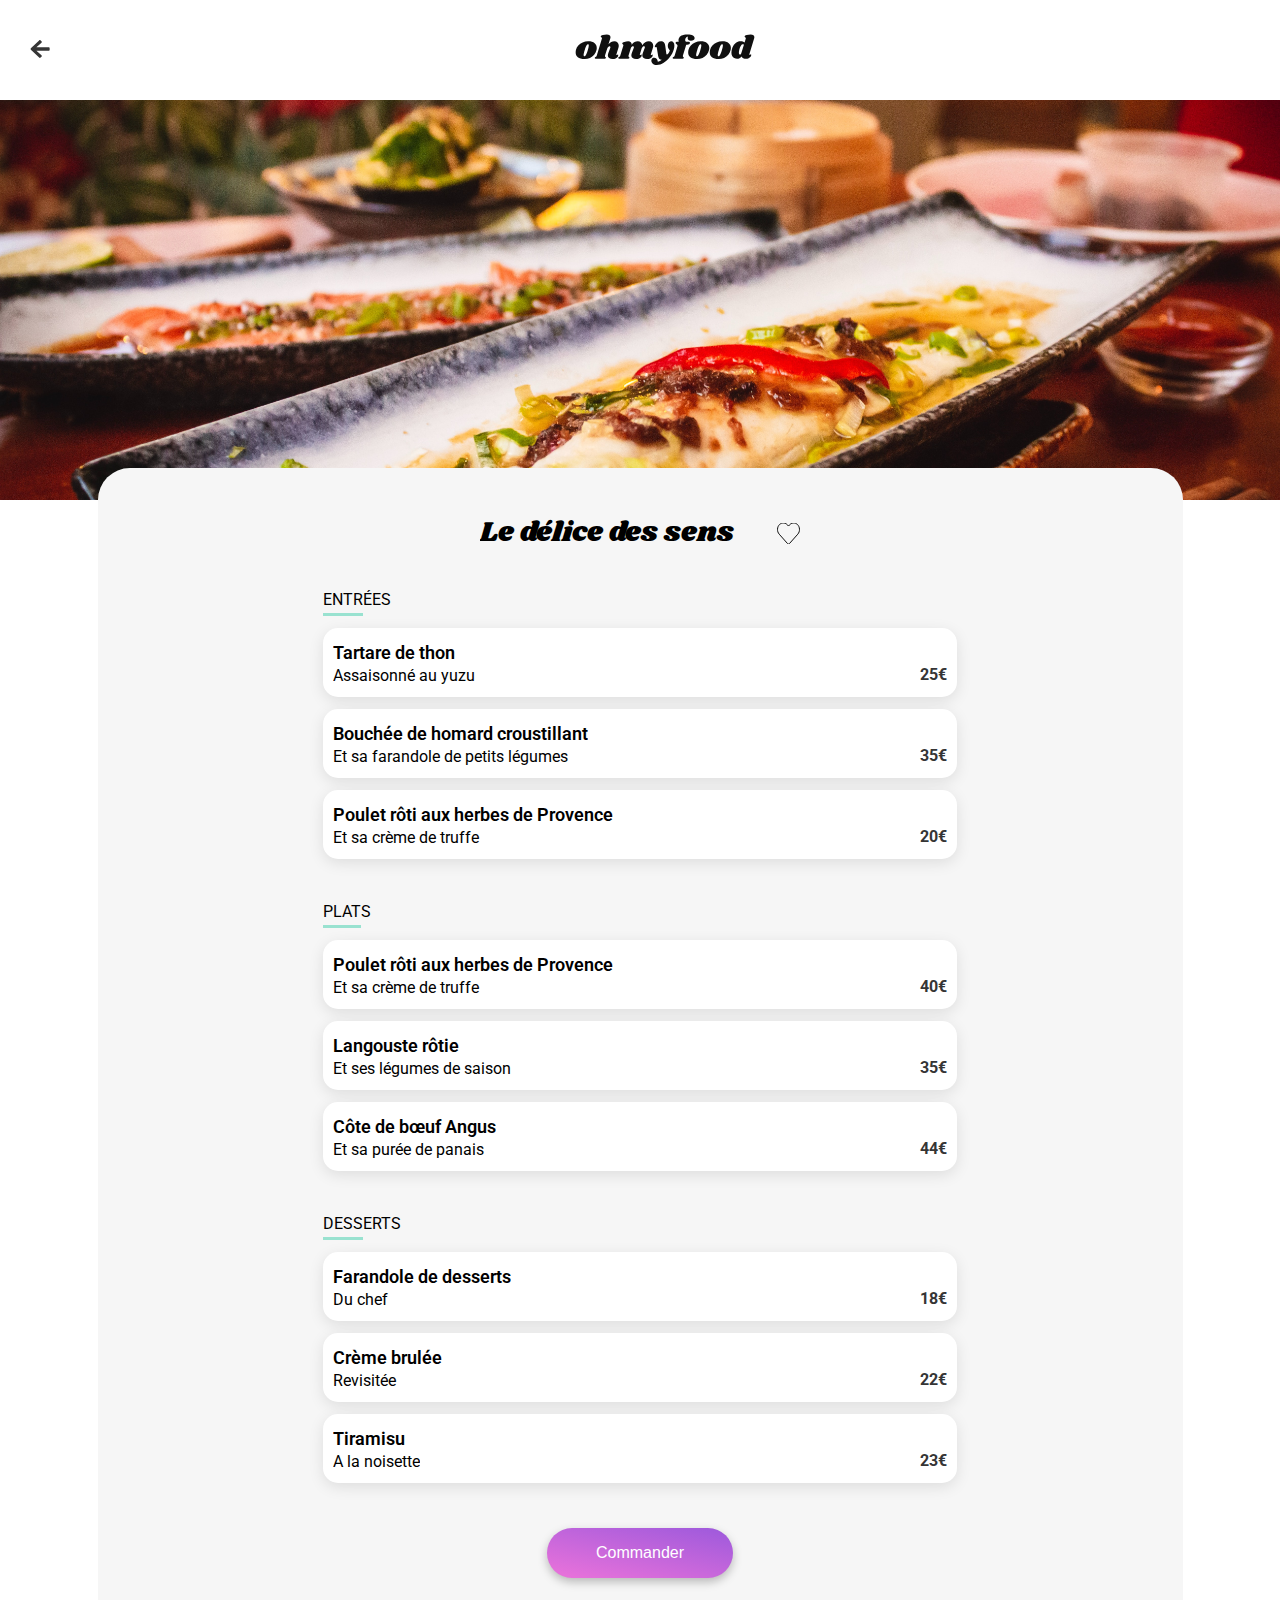
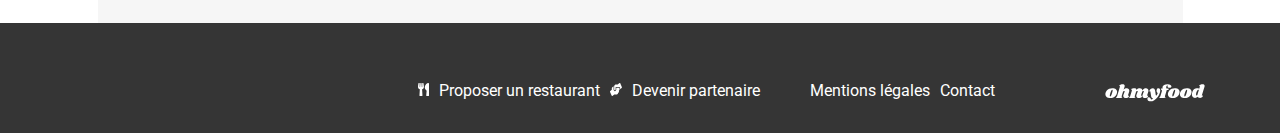
<file: html/le-delice-des-sens.html>
<!DOCTYPE html>
<html lang="fr">
  <head>
    <meta charset="UTF-8" />
    <meta name="viewport" content="width=device-width, initial-scale=1.0" />
    <title>Le délice des sens</title>
    <link rel="stylesheet" href="../styles/main.css" />
    <link rel="preconnect" href="https://fonts.googleapis.com" />
    <link rel="preconnect" href="https://fonts.gstatic.com" crossorigin />
    <link
      href="https://fonts.googleapis.com/css2?family=Roboto&family=Shrikhand&display=swap"
      rel="stylesheet"
    />
  </head>
  <body>
    <!-- header -->
    <header class="header">
      <!-- flèche retour -->
      <a class="header__link" href="../index.html"
        ><svg
          class="header__arrow"
          xmlns="http://www.w3.org/2000/svg"
          width="50"
          height="50"
          viewBox="0 0 18 16"
          fill="none"
          tabindex="0"
        >
          <path
            d="M10.3856 14.9295L9.53347 15.7429C9.17267 16.0873 8.58924 16.0873 8.23228 15.7429L0.770601 8.62407C0.4098 8.27967 0.4098 7.72277 0.770601 7.38203L8.23228 0.259522C8.59308 -0.0848796 9.1765 -0.0848796 9.53347 0.259522L10.3856 1.07289C10.7502 1.42096 10.7425 1.98886 10.3702 2.32959L5.74505 6.53568H16.7764C17.2869 6.53568 17.6976 6.92772 17.6976 7.41501V8.58744C17.6976 9.07473 17.2869 9.46676 16.7764 9.46676H5.74505L10.3702 13.6728C10.7464 14.0136 10.754 14.5815 10.3856 14.9295Z"
            fill="#353535"
          />
        </svg>
      </a>
      <!-- logo -->
      <svg
        class="header__logo"
        xmlns="http://www.w3.org/2000/svg"
        width="50"
        height="50"
        viewBox="0 0 197 34"
        fill="none"
      >
        <path
          d="M14.2888 7.56C17.5528 7.56 19.9528 8.22 21.4888 9.54C23.0488 10.86 23.8288 12.588 23.8288 14.724C23.8288 15.444 23.7328 16.248 23.5408 17.136C23.0848 19.104 22.2328 20.832 20.9848 22.32C19.7368 23.784 18.2008 24.924 16.3768 25.74C14.5768 26.532 12.6208 26.928 10.5088 26.928C7.1728 26.928 4.7008 26.268 3.0928 24.948C1.5088 23.604 0.716797 21.828 0.716797 19.62C0.716797 18.876 0.812797 18.048 1.0048 17.136C1.4608 15.264 2.3248 13.608 3.5968 12.168C4.8928 10.704 6.4648 9.576 8.3128 8.784C10.1848 7.968 12.1768 7.56 14.2888 7.56ZM14.1808 10.764C13.6768 10.764 13.1368 11.22 12.5608 12.132C12.0088 13.02 11.3488 14.712 10.5808 17.208C9.8128 19.704 9.4288 21.456 9.4288 22.464C9.4288 22.992 9.5128 23.352 9.6808 23.544C9.8488 23.712 10.0768 23.796 10.3648 23.796C10.8688 23.844 11.3848 23.412 11.9128 22.5C12.4648 21.588 13.1488 19.812 13.9648 17.172C14.7088 14.844 15.0808 13.152 15.0808 12.096C15.0808 11.592 14.9968 11.244 14.8288 11.052C14.6848 10.86 14.4688 10.764 14.1808 10.764Z"
          fill="#101010"
        />
        <path
          d="M45.3467 21.636C45.2987 21.732 45.2747 21.876 45.2747 22.068C45.2747 22.236 45.3107 22.368 45.3827 22.464C45.4787 22.56 45.5987 22.608 45.7427 22.608C46.0307 22.608 46.2707 22.488 46.4627 22.248C46.6787 21.984 46.8227 21.852 46.8947 21.852C47.0147 21.852 47.1107 21.936 47.1827 22.104C47.2547 22.248 47.2907 22.428 47.2907 22.644C47.3147 23.34 47.0867 24.024 46.6067 24.696C46.1267 25.344 45.4187 25.884 44.4827 26.316C43.5707 26.724 42.4667 26.928 41.1707 26.928C39.5867 26.928 38.3267 26.568 37.3907 25.848C36.4547 25.104 35.9747 24.12 35.9507 22.896C35.9507 22.008 36.1667 21.012 36.5987 19.908L38.5787 14.724C38.6987 14.412 38.7587 14.16 38.7587 13.968C38.7587 13.656 38.6507 13.416 38.4347 13.248C38.2427 13.056 38.0027 12.96 37.7147 12.96C37.2587 12.96 36.7907 13.176 36.3107 13.608C35.8547 14.016 35.4827 14.688 35.1947 15.624V15.552L32.9267 22.86C32.8547 23.148 32.8187 23.4 32.8187 23.616C32.8187 23.928 32.8787 24.18 32.9987 24.372C33.1187 24.54 33.2867 24.708 33.5027 24.876C33.6707 25.044 33.7907 25.188 33.8627 25.308C33.9347 25.404 33.9467 25.536 33.8987 25.704C33.7787 26.016 33.5387 26.244 33.1787 26.388C32.8187 26.532 32.2667 26.604 31.5227 26.604H23.3147C22.6907 26.604 22.2347 26.508 21.9467 26.316C21.6587 26.1 21.5627 25.824 21.6587 25.488C21.7547 25.2 22.0067 24.948 22.4147 24.732C22.7747 24.54 23.0747 24.312 23.3147 24.048C23.5547 23.784 23.7587 23.364 23.9267 22.788L29.3987 4.824C29.4707 4.608 29.5067 4.428 29.5067 4.284C29.5067 4.02 29.4347 3.804 29.2907 3.636C29.1707 3.468 29.0027 3.3 28.7867 3.132C28.5467 2.94 28.3667 2.772 28.2467 2.628C28.1507 2.484 28.1387 2.292 28.2107 2.052C28.3547 1.5 29.1107 1.02 30.4787 0.611999C31.8467 0.204 33.2747 0 34.7627 0C36.1547 0 37.1747 0.264 37.8227 0.792001C38.4947 1.32 38.8307 2.04 38.8307 2.952C38.8307 3.48 38.7467 3.996 38.5787 4.5L36.6347 10.836C37.5707 9.612 38.5547 8.76 39.5867 8.28C40.6427 7.8 41.7827 7.56 43.0067 7.56C44.4707 7.56 45.6467 8.004 46.5347 8.892C47.4467 9.78 47.9027 10.932 47.9027 12.348C47.9027 13.092 47.7827 13.824 47.5427 14.544L45.3467 21.636Z"
          fill="#101010"
        />
        <path
          d="M83.0733 21.636C83.0253 21.732 83.0013 21.876 83.0013 22.068C83.0013 22.236 83.0373 22.368 83.1093 22.464C83.2053 22.56 83.3253 22.608 83.4693 22.608C83.7573 22.608 83.9973 22.488 84.1893 22.248C84.4053 21.984 84.5493 21.852 84.6213 21.852C84.7413 21.852 84.8373 21.936 84.9093 22.104C84.9813 22.248 85.0173 22.428 85.0173 22.644C85.0413 23.34 84.8133 24.024 84.3333 24.696C83.8533 25.344 83.1453 25.884 82.2093 26.316C81.2973 26.724 80.1933 26.928 78.8973 26.928C77.3133 26.928 76.0533 26.568 75.1173 25.848C74.1813 25.104 73.7013 24.12 73.6773 22.896C73.6773 22.008 73.8933 21.012 74.3253 19.908L76.3053 14.724C76.4253 14.412 76.4853 14.16 76.4853 13.968C76.4853 13.656 76.3773 13.416 76.1613 13.248C75.9693 13.056 75.7293 12.96 75.4413 12.96C75.0333 12.96 74.6133 13.14 74.1813 13.5C73.7493 13.86 73.3653 14.424 73.0293 15.192L71.0493 21.636C71.0013 21.732 70.9773 21.876 70.9773 22.068C70.9773 22.236 71.0133 22.368 71.0853 22.464C71.1813 22.56 71.3013 22.608 71.4453 22.608C71.7333 22.608 71.9733 22.488 72.1653 22.248C72.3813 21.984 72.5253 21.852 72.5973 21.852C72.7173 21.852 72.8133 21.936 72.8853 22.104C72.9573 22.248 72.9933 22.428 72.9933 22.644C73.0173 23.34 72.7893 24.024 72.3093 24.696C71.8293 25.344 71.1213 25.884 70.1853 26.316C69.2733 26.724 68.1693 26.928 66.8733 26.928C65.2893 26.928 64.0293 26.568 63.0933 25.848C62.1573 25.104 61.6773 24.12 61.6533 22.896C61.6533 22.008 61.8693 21.012 62.3013 19.908L64.2813 14.724C64.4013 14.412 64.4613 14.16 64.4613 13.968C64.4613 13.656 64.3533 13.416 64.1373 13.248C63.9453 13.056 63.7053 12.96 63.4173 12.96C63.0093 12.96 62.5893 13.14 62.1573 13.5C61.7253 13.836 61.3653 14.388 61.0773 15.156L58.7013 22.86C58.6053 23.124 58.5573 23.376 58.5573 23.616C58.5573 23.904 58.6173 24.144 58.7373 24.336C58.8573 24.504 59.0253 24.684 59.2413 24.876C59.4093 25.02 59.5293 25.152 59.6013 25.272C59.6733 25.392 59.6853 25.536 59.6373 25.704C59.5413 26.016 59.3133 26.244 58.9533 26.388C58.5933 26.532 58.0293 26.604 57.2613 26.604H49.0533C48.4293 26.604 47.9853 26.508 47.7213 26.316C47.4333 26.1 47.3253 25.824 47.3973 25.488C47.4933 25.2 47.7453 24.948 48.1533 24.732C48.5133 24.54 48.8133 24.312 49.0533 24.048C49.2933 23.784 49.4973 23.364 49.6653 22.788L52.8693 12.384C52.9173 12.264 52.9413 12.096 52.9413 11.88C52.9413 11.616 52.8813 11.412 52.7613 11.268C52.6653 11.124 52.4973 10.944 52.2573 10.728C52.0173 10.536 51.8493 10.368 51.7533 10.224C51.6573 10.08 51.6453 9.888 51.7173 9.648C51.8613 9.096 52.6173 8.616 53.9853 8.208C55.3533 7.776 56.7813 7.56 58.2693 7.56C59.4453 7.56 60.3693 7.884 61.0413 8.532C61.7373 9.18 62.0733 10.068 62.0493 11.196C63.0333 9.828 64.0653 8.88 65.1453 8.352C66.2493 7.824 67.4373 7.56 68.7093 7.56C70.1013 7.56 71.2293 7.968 72.0933 8.784C72.9813 9.576 73.4733 10.62 73.5693 11.916C74.6013 10.284 75.7053 9.156 76.8813 8.532C78.0573 7.884 79.3413 7.56 80.7333 7.56C82.1973 7.56 83.3733 8.004 84.2613 8.892C85.1733 9.78 85.6293 10.932 85.6293 12.348C85.6293 13.092 85.5093 13.824 85.2693 14.544L83.0733 21.636Z"
          fill="#101010"
        />
        <path
          d="M105.288 7.56C106.344 7.56 107.184 7.992 107.808 8.856C108.456 9.696 108.78 10.848 108.78 12.312C108.78 13.584 108.552 14.952 108.096 16.416C107.208 19.368 105.78 22.152 103.812 24.768C101.868 27.384 99.6244 29.484 97.0804 31.068C94.5604 32.652 92.0404 33.444 89.5204 33.444C88.2724 33.444 87.1924 33.228 86.2804 32.796C85.3924 32.364 84.7204 31.788 84.2644 31.068C83.7844 30.348 83.5444 29.58 83.5444 28.764C83.5444 28.404 83.6044 28.008 83.7244 27.576C83.9404 26.904 84.3004 26.388 84.8044 26.028C85.3084 25.668 85.9084 25.488 86.6044 25.488C87.7084 25.488 88.6084 25.86 89.3044 26.604C90.0244 27.372 90.4804 28.416 90.6724 29.736C92.2084 29.664 93.6244 29.004 94.9204 27.756C93.6964 27.54 92.7844 27.132 92.1844 26.532C91.6084 25.908 91.2124 24.948 90.9964 23.652L89.5564 14.832C89.4844 14.376 89.3764 14.064 89.2324 13.896C89.1124 13.704 88.9444 13.608 88.7284 13.608C88.5604 13.608 88.3564 13.692 88.1164 13.86C87.9004 14.028 87.7444 14.112 87.6484 14.112C87.4564 14.112 87.3604 13.908 87.3604 13.5C87.3604 13.164 87.4204 12.804 87.5404 12.42C87.9724 11.052 88.7764 9.9 89.9524 8.964C91.1284 8.004 92.4964 7.524 94.0564 7.524C95.5924 7.524 96.7204 7.98 97.4404 8.892C98.1844 9.804 98.6644 11.208 98.8804 13.104L99.9604 21.024C100.032 21.624 100.248 21.924 100.608 21.924C101.04 21.924 101.544 21.54 102.12 20.772C102.696 19.98 103.26 18.864 103.812 17.424C103.092 16.776 102.54 16.032 102.156 15.192C101.772 14.352 101.58 13.452 101.58 12.492C101.58 11.748 101.676 11.076 101.868 10.476C102.156 9.516 102.6 8.796 103.2 8.316C103.824 7.812 104.52 7.56 105.288 7.56Z"
          fill="#101010"
        />
        <path
          d="M123.221 0C125.789 0 127.709 0.396 128.981 1.188C130.277 1.956 130.925 2.904 130.925 4.032C130.925 4.944 130.541 5.652 129.773 6.156C129.029 6.636 128.045 6.876 126.821 6.876C125.693 6.876 124.817 6.6 124.193 6.048C123.569 5.496 123.257 4.812 123.257 3.996C123.257 3.492 123.413 2.964 123.725 2.412C123.005 2.412 122.405 2.592 121.925 2.952C121.445 3.288 121.073 3.876 120.809 4.716C120.665 5.244 120.593 5.736 120.593 6.192C120.593 6.768 120.689 7.224 120.881 7.56C121.097 7.872 121.397 8.028 121.781 8.028H123.905C125.153 8.028 125.777 8.412 125.777 9.18C125.777 9.276 125.753 9.42 125.705 9.612C125.561 10.14 125.261 10.536 124.805 10.8C124.373 11.064 123.713 11.196 122.825 11.196H121.745L118.181 22.86C118.109 23.148 118.073 23.4 118.073 23.616C118.073 23.928 118.133 24.18 118.253 24.372C118.373 24.54 118.541 24.708 118.757 24.876C118.925 25.044 119.045 25.188 119.117 25.308C119.189 25.404 119.201 25.536 119.153 25.704C119.033 26.016 118.793 26.244 118.433 26.388C118.073 26.532 117.521 26.604 116.777 26.604H108.569C107.945 26.604 107.489 26.508 107.201 26.316C106.913 26.1 106.817 25.824 106.913 25.488C107.009 25.2 107.261 24.948 107.669 24.732C108.029 24.54 108.329 24.312 108.569 24.048C108.809 23.784 109.013 23.364 109.181 22.788L111.989 13.572C112.109 13.212 112.169 12.84 112.169 12.456C112.169 11.976 112.061 11.604 111.845 11.34C111.653 11.052 111.353 10.74 110.945 10.404C110.681 10.188 110.477 10.008 110.333 9.864C110.213 9.696 110.153 9.504 110.153 9.288C110.129 8.832 110.285 8.508 110.621 8.316C110.981 8.124 111.653 8.028 112.637 8.028H113.537C113.369 7.428 113.285 6.828 113.285 6.228C113.285 5.628 113.393 5.004 113.609 4.356C114.065 3.132 115.037 2.1 116.525 1.26C118.037 0.42 120.269 0 123.221 0Z"
          fill="#101010"
        />
        <path
          d="M137.441 7.56C140.705 7.56 143.105 8.22 144.641 9.54C146.201 10.86 146.981 12.588 146.981 14.724C146.981 15.444 146.885 16.248 146.693 17.136C146.237 19.104 145.385 20.832 144.137 22.32C142.889 23.784 141.353 24.924 139.529 25.74C137.729 26.532 135.773 26.928 133.661 26.928C130.325 26.928 127.853 26.268 126.245 24.948C124.661 23.604 123.869 21.828 123.869 19.62C123.869 18.876 123.965 18.048 124.157 17.136C124.613 15.264 125.477 13.608 126.749 12.168C128.045 10.704 129.617 9.576 131.465 8.784C133.337 7.968 135.329 7.56 137.441 7.56ZM137.333 10.764C136.829 10.764 136.289 11.22 135.713 12.132C135.161 13.02 134.501 14.712 133.733 17.208C132.965 19.704 132.581 21.456 132.581 22.464C132.581 22.992 132.665 23.352 132.833 23.544C133.001 23.712 133.229 23.796 133.517 23.796C134.021 23.844 134.537 23.412 135.065 22.5C135.617 21.588 136.301 19.812 137.117 17.172C137.861 14.844 138.233 13.152 138.233 12.096C138.233 11.592 138.149 11.244 137.981 11.052C137.837 10.86 137.621 10.764 137.333 10.764Z"
          fill="#101010"
        />
        <path
          d="M161.066 7.56C164.33 7.56 166.73 8.22 168.266 9.54C169.826 10.86 170.606 12.588 170.606 14.724C170.606 15.444 170.51 16.248 170.318 17.136C169.862 19.104 169.01 20.832 167.762 22.32C166.514 23.784 164.978 24.924 163.154 25.74C161.354 26.532 159.398 26.928 157.286 26.928C153.95 26.928 151.478 26.268 149.87 24.948C148.286 23.604 147.494 21.828 147.494 19.62C147.494 18.876 147.59 18.048 147.782 17.136C148.238 15.264 149.102 13.608 150.374 12.168C151.67 10.704 153.242 9.576 155.09 8.784C156.962 7.968 158.954 7.56 161.066 7.56ZM160.958 10.764C160.454 10.764 159.914 11.22 159.338 12.132C158.786 13.02 158.126 14.712 157.358 17.208C156.59 19.704 156.206 21.456 156.206 22.464C156.206 22.992 156.29 23.352 156.458 23.544C156.626 23.712 156.854 23.796 157.142 23.796C157.646 23.844 158.162 23.412 158.69 22.5C159.242 21.588 159.926 19.812 160.742 17.172C161.486 14.844 161.858 13.152 161.858 12.096C161.858 11.592 161.774 11.244 161.606 11.052C161.462 10.86 161.246 10.764 160.958 10.764Z"
          fill="#101010"
        />
        <path
          d="M190.883 21.42C190.835 21.612 190.811 21.744 190.811 21.816C190.811 21.984 190.859 22.116 190.955 22.212C191.051 22.308 191.171 22.356 191.315 22.356C191.603 22.356 191.843 22.236 192.035 21.996C192.251 21.732 192.395 21.6 192.467 21.6C192.587 21.6 192.683 21.684 192.755 21.852C192.827 22.02 192.863 22.212 192.863 22.428C192.887 23.076 192.635 23.736 192.107 24.408C191.603 25.08 190.919 25.632 190.055 26.064C189.191 26.496 188.255 26.712 187.247 26.712C186.047 26.712 185.003 26.484 184.115 26.028C183.227 25.572 182.615 24.972 182.279 24.228C181.631 25.068 180.887 25.692 180.047 26.1C179.207 26.508 178.319 26.712 177.383 26.712C176.279 26.712 175.247 26.436 174.287 25.884C173.351 25.332 172.595 24.552 172.019 23.544C171.467 22.512 171.191 21.348 171.191 20.052C171.191 17.868 171.599 15.816 172.415 13.896C173.255 11.952 174.419 10.392 175.907 9.216C177.395 8.016 179.087 7.416 180.983 7.416C182.015 7.416 182.891 7.536 183.611 7.776C184.355 8.016 185.027 8.376 185.627 8.856L186.851 4.824C186.923 4.608 186.959 4.428 186.959 4.284C186.959 4.02 186.887 3.804 186.743 3.636C186.623 3.468 186.455 3.3 186.239 3.132C185.999 2.94 185.819 2.772 185.699 2.628C185.603 2.484 185.591 2.292 185.663 2.052C185.807 1.5 186.563 1.02 187.931 0.611999C189.299 0.204 190.727 0 192.215 0C193.607 0 194.627 0.264 195.275 0.792001C195.947 1.32 196.283 2.04 196.283 2.952C196.283 3.48 196.199 3.996 196.031 4.5L190.883 21.42ZM184.871 11.304C184.487 10.968 184.067 10.8 183.611 10.8C182.915 10.8 182.231 11.316 181.559 12.348C180.887 13.38 180.347 14.628 179.939 16.092C179.531 17.556 179.339 18.876 179.363 20.052C179.363 21.372 179.795 22.032 180.659 22.032C180.971 22.032 181.235 21.912 181.451 21.672C181.667 21.408 181.871 20.988 182.063 20.412L184.871 11.304Z"
          fill="#101010"
        />
      </svg>
    </header>
    <main class="main-pages">
      <!-- container -->
      <div class="main-pages__container-img">
        <img
          class="main-pages__img"
          src="/assets/images/restaurants/louis-hansel-shotsoflouis-qNBGVyOCY8Q-unsplash.jpg"
          alt="photo gastronomique d'un plat"
        />
      </div>
      <section class="container-pages">
        <!-- titre -->
        <div class="container-pages__name">
          <h1 class="container-pages__name--titre">
            Le délice des sens
            <svg
              class="container-pages__name--emptyheart"
              xmlns="http://www.w3.org/2000/svg"
              width="23"
              height="21"
              viewBox="0 0 23 21"
              fill="none"
              tabindex="0"
            >
              <path
                d="M20.3647 1.43666C18.01 -0.752399 14.5081 -0.358649 12.3468 2.07416L11.5003 3.02573L10.6538 2.07416C8.49677 -0.358649 4.99052 -0.752399 2.63583 1.43666C-0.0626076 3.94916 -0.204405 8.45854 2.21044 11.182L10.5249 20.5476C11.062 21.1523 11.9343 21.1523 12.4714 20.5476L20.7858 11.182C23.205 8.45854 23.0632 3.94916 20.3647 1.43666Z"
                stroke="#101010"
              />
            </svg>
            <svg
              class="container-pages__name--fullheart"
              xmlns="http://www.w3.org/2000/svg"
              width="23"
              height="21"
              viewBox="0 0 23 21"
              fill="none"
              tabindex="0"
            >
              <path
                d="M20.3647 1.43666C18.01 -0.752399 14.5081 -0.358649 12.3468 2.07416L11.5003 3.02573L10.6538 2.07416C8.49677 -0.358649 4.99052 -0.752399 2.63583 1.43666C-0.0626076 3.94916 -0.204405 8.45854 2.21044 11.182L10.5249 20.5476C11.062 21.1523 11.9343 21.1523 12.4714 20.5476L20.7858 11.182C23.205 8.45854 23.0632 3.94916 20.3647 1.43666Z"
                fill="url(#paint0_linear_25368_712)"
                stroke="url(#paint0_linear_25368_712)"
              />
              <defs>
                <linearGradient
                  id="paint0_linear_25368_712"
                  x1="11.5"
                  y1="-5.45937"
                  x2="3.93419"
                  y2="27.993"
                  gradientUnits="userSpaceOnUse"
                >
                  <stop offset="0" stop-color="#9356DC" />
                  <stop offset="1" stop-color="#FF79DA" />
                </linearGradient>
              </defs>
            </svg>
          </h1>
        </div>
        <!-- Entrée -->
        <section class="container-pages__menu">
          <h2 class="container-pages__menu--title">
            <span class="container-pages__menu--title-border">ENTR</span>ÉES
          </h2>
          <div class="card">
            <div class="card__text-content">
              <div class="card__text-content--dish">Tartare de thon</div>
              <div class="card__text-content--txt">Assaisonné au yuzu</div>
            </div>
            <input type="checkbox" class="card__checkbox" />
            <div class="card__price">
              <div class="card__price--euro">25€</div>
              <svg
                class="card__price--animation"
                xmlns="http://www.w3.org/2000/svg"
                width="60"
                height="69"
                viewBox="0 0 60 69"
                fill="none"
              >
                <path
                  d="M0.5 0H44.5C52.7843 0 59.5 6.71573 59.5 15V54C59.5 62.2843 52.7843 69 44.5 69H0.5V0Z"
                  fill="#99E2D0"
                />
                <path
                  d="M40.0847 34.9656C40.0847 40.4884 35.6076 44.9656 30.0847 44.9656C24.5619 44.9656 20.0847 40.4884 20.0847 34.9656C20.0847 29.4427 24.5619 24.9656 30.0847 24.9656C35.6076 24.9656 40.0847 29.4427 40.0847 34.9656ZM28.928 40.2605L36.3474 32.8411C36.5993 32.5892 36.5993 32.1807 36.3474 31.9288L35.435 31.0164C35.1831 30.7644 34.7746 30.7644 34.5226 31.0164L28.4718 37.0671L25.6469 34.2421C25.3949 33.9902 24.9864 33.9902 24.7344 34.2421L23.8221 35.1545C23.5701 35.4065 23.5701 35.815 23.8221 36.0669L28.0156 40.2605C28.2676 40.5124 28.676 40.5124 28.928 40.2605Z"
                  fill="white"
                />
              </svg>
            </div>
          </div>
          <div class="card">
            <div class="card__text-content">
              <div class="card__text-content--dish">
                Bouchée de homard croustillant
              </div>
              <div class="card__text-content--txt">
                Et sa farandole de petits légumes
              </div>
            </div>
            <input type="checkbox" class="card__checkbox" />
            <div class="card__price">
              <div class="card__price--euro">35€</div>
              <svg
                class="card__price--animation"
                xmlns="http://www.w3.org/2000/svg"
                width="60"
                height="69"
                viewBox="0 0 60 69"
                fill="none"
              >
                <path
                  d="M0.5 0H44.5C52.7843 0 59.5 6.71573 59.5 15V54C59.5 62.2843 52.7843 69 44.5 69H0.5V0Z"
                  fill="#99E2D0"
                />
                <path
                  d="M40.0847 34.9656C40.0847 40.4884 35.6076 44.9656 30.0847 44.9656C24.5619 44.9656 20.0847 40.4884 20.0847 34.9656C20.0847 29.4427 24.5619 24.9656 30.0847 24.9656C35.6076 24.9656 40.0847 29.4427 40.0847 34.9656ZM28.928 40.2605L36.3474 32.8411C36.5993 32.5892 36.5993 32.1807 36.3474 31.9288L35.435 31.0164C35.1831 30.7644 34.7746 30.7644 34.5226 31.0164L28.4718 37.0671L25.6469 34.2421C25.3949 33.9902 24.9864 33.9902 24.7344 34.2421L23.8221 35.1545C23.5701 35.4065 23.5701 35.815 23.8221 36.0669L28.0156 40.2605C28.2676 40.5124 28.676 40.5124 28.928 40.2605Z"
                  fill="white"
                />
              </svg>
            </div>
          </div>
          <div class="card">
            <div class="card__text-content">
              <div class="card__text-content--dish">
                Poulet rôti aux herbes de Provence
              </div>
              <div class="card__text-content--txt">Et sa crème de truffe</div>
            </div>
            <input type="checkbox" class="card__checkbox" />
            <div class="card__price">
              <div class="card__price--euro">20€</div>
              <svg
                class="card__price--animation"
                xmlns="http://www.w3.org/2000/svg"
                width="60"
                height="69"
                viewBox="0 0 60 69"
                fill="none"
              >
                <path
                  d="M0.5 0H44.5C52.7843 0 59.5 6.71573 59.5 15V54C59.5 62.2843 52.7843 69 44.5 69H0.5V0Z"
                  fill="#99E2D0"
                />
                <path
                  d="M40.0847 34.9656C40.0847 40.4884 35.6076 44.9656 30.0847 44.9656C24.5619 44.9656 20.0847 40.4884 20.0847 34.9656C20.0847 29.4427 24.5619 24.9656 30.0847 24.9656C35.6076 24.9656 40.0847 29.4427 40.0847 34.9656ZM28.928 40.2605L36.3474 32.8411C36.5993 32.5892 36.5993 32.1807 36.3474 31.9288L35.435 31.0164C35.1831 30.7644 34.7746 30.7644 34.5226 31.0164L28.4718 37.0671L25.6469 34.2421C25.3949 33.9902 24.9864 33.9902 24.7344 34.2421L23.8221 35.1545C23.5701 35.4065 23.5701 35.815 23.8221 36.0669L28.0156 40.2605C28.2676 40.5124 28.676 40.5124 28.928 40.2605Z"
                  fill="white"
                />
              </svg>
            </div>
          </div>
        </section>

        <!-- Plat -->
        <section class="container-pages__menu">
          <h2 class="container-pages__menu--title">
            <span class="container-pages__menu--title-border">PLAT</span>S
          </h2>
          <div class="card">
            <div class="card__text-content">
              <div class="card__text-content--dish">
                Poulet rôti aux herbes de Provence
              </div>
              <div class="card__text-content--txt">Et sa crème de truffe</div>
            </div>
            <input type="checkbox" class="card__checkbox" />
            <div class="card__price">
              <div class="card__price--euro">40€</div>
              <svg
                class="card__price--animation"
                xmlns="http://www.w3.org/2000/svg"
                width="60"
                height="69"
                viewBox="0 0 60 69"
                fill="none"
              >
                <path
                  d="M0.5 0H44.5C52.7843 0 59.5 6.71573 59.5 15V54C59.5 62.2843 52.7843 69 44.5 69H0.5V0Z"
                  fill="#99E2D0"
                />
                <path
                  d="M40.0847 34.9656C40.0847 40.4884 35.6076 44.9656 30.0847 44.9656C24.5619 44.9656 20.0847 40.4884 20.0847 34.9656C20.0847 29.4427 24.5619 24.9656 30.0847 24.9656C35.6076 24.9656 40.0847 29.4427 40.0847 34.9656ZM28.928 40.2605L36.3474 32.8411C36.5993 32.5892 36.5993 32.1807 36.3474 31.9288L35.435 31.0164C35.1831 30.7644 34.7746 30.7644 34.5226 31.0164L28.4718 37.0671L25.6469 34.2421C25.3949 33.9902 24.9864 33.9902 24.7344 34.2421L23.8221 35.1545C23.5701 35.4065 23.5701 35.815 23.8221 36.0669L28.0156 40.2605C28.2676 40.5124 28.676 40.5124 28.928 40.2605Z"
                  fill="white"
                />
              </svg>
            </div>
          </div>
          <div class="card">
            <div class="card__text-content">
              <div class="card__text-content--dish">Langouste rôtie</div>
              <div class="card__text-content--txt">
                Et ses légumes de saison
              </div>
            </div>
            <input type="checkbox" class="card__checkbox" />
            <div class="card__price">
              <div class="card__price--euro">35€</div>
              <svg
                class="card__price--animation"
                xmlns="http://www.w3.org/2000/svg"
                width="60"
                height="69"
                viewBox="0 0 60 69"
                fill="none"
              >
                <path
                  d="M0.5 0H44.5C52.7843 0 59.5 6.71573 59.5 15V54C59.5 62.2843 52.7843 69 44.5 69H0.5V0Z"
                  fill="#99E2D0"
                />
                <path
                  d="M40.0847 34.9656C40.0847 40.4884 35.6076 44.9656 30.0847 44.9656C24.5619 44.9656 20.0847 40.4884 20.0847 34.9656C20.0847 29.4427 24.5619 24.9656 30.0847 24.9656C35.6076 24.9656 40.0847 29.4427 40.0847 34.9656ZM28.928 40.2605L36.3474 32.8411C36.5993 32.5892 36.5993 32.1807 36.3474 31.9288L35.435 31.0164C35.1831 30.7644 34.7746 30.7644 34.5226 31.0164L28.4718 37.0671L25.6469 34.2421C25.3949 33.9902 24.9864 33.9902 24.7344 34.2421L23.8221 35.1545C23.5701 35.4065 23.5701 35.815 23.8221 36.0669L28.0156 40.2605C28.2676 40.5124 28.676 40.5124 28.928 40.2605Z"
                  fill="white"
                />
              </svg>
            </div>
          </div>
          <div class="card">
            <div class="card__text-content">
              <div class="card__text-content--dish">Côte de bœuf Angus</div>
              <div class="card__text-content--txt">Et sa purée de panais</div>
            </div>
            <input type="checkbox" class="card__checkbox" />
            <div class="card__price">
              <div class="card__price--euro">44€</div>
              <svg
                class="card__price--animation"
                xmlns="http://www.w3.org/2000/svg"
                width="60"
                height="69"
                viewBox="0 0 60 69"
                fill="none"
              >
                <path
                  d="M0.5 0H44.5C52.7843 0 59.5 6.71573 59.5 15V54C59.5 62.2843 52.7843 69 44.5 69H0.5V0Z"
                  fill="#99E2D0"
                />
                <path
                  d="M40.0847 34.9656C40.0847 40.4884 35.6076 44.9656 30.0847 44.9656C24.5619 44.9656 20.0847 40.4884 20.0847 34.9656C20.0847 29.4427 24.5619 24.9656 30.0847 24.9656C35.6076 24.9656 40.0847 29.4427 40.0847 34.9656ZM28.928 40.2605L36.3474 32.8411C36.5993 32.5892 36.5993 32.1807 36.3474 31.9288L35.435 31.0164C35.1831 30.7644 34.7746 30.7644 34.5226 31.0164L28.4718 37.0671L25.6469 34.2421C25.3949 33.9902 24.9864 33.9902 24.7344 34.2421L23.8221 35.1545C23.5701 35.4065 23.5701 35.815 23.8221 36.0669L28.0156 40.2605C28.2676 40.5124 28.676 40.5124 28.928 40.2605Z"
                  fill="white"
                />
              </svg>
            </div>
          </div>
        </section>
        <!-- Desert -->
        <section class="container-pages__menu">
          <h2 class="container-pages__menu--title">
            <span class="container-pages__menu--title-border">DESS</span>ERTS
          </h2>
          <div class="card">
            <div class="card__text-content">
              <div class="card__text-content--dish">Farandole de desserts</div>
              <div class="card__text-content--txt">Du chef</div>
            </div>
            <input type="checkbox" class="card__checkbox" />
            <div class="card__price">
              <div class="card__price--euro">18€</div>
              <svg
                class="card__price--animation"
                xmlns="http://www.w3.org/2000/svg"
                width="60"
                height="69"
                viewBox="0 0 60 69"
                fill="none"
              >
                <path
                  d="M0.5 0H44.5C52.7843 0 59.5 6.71573 59.5 15V54C59.5 62.2843 52.7843 69 44.5 69H0.5V0Z"
                  fill="#99E2D0"
                />
                <path
                  d="M40.0847 34.9656C40.0847 40.4884 35.6076 44.9656 30.0847 44.9656C24.5619 44.9656 20.0847 40.4884 20.0847 34.9656C20.0847 29.4427 24.5619 24.9656 30.0847 24.9656C35.6076 24.9656 40.0847 29.4427 40.0847 34.9656ZM28.928 40.2605L36.3474 32.8411C36.5993 32.5892 36.5993 32.1807 36.3474 31.9288L35.435 31.0164C35.1831 30.7644 34.7746 30.7644 34.5226 31.0164L28.4718 37.0671L25.6469 34.2421C25.3949 33.9902 24.9864 33.9902 24.7344 34.2421L23.8221 35.1545C23.5701 35.4065 23.5701 35.815 23.8221 36.0669L28.0156 40.2605C28.2676 40.5124 28.676 40.5124 28.928 40.2605Z"
                  fill="white"
                />
              </svg>
            </div>
          </div>
          <div class="card">
            <div class="card__text-content">
              <div class="card__text-content--dish">Crème brulée</div>
              <div class="card__text-content--txt">Revisitée</div>
            </div>
            <input type="checkbox" class="card__checkbox" />
            <div class="card__price">
              <div class="card__price--euro">22€</div>
              <svg
                class="card__price--animation"
                xmlns="http://www.w3.org/2000/svg"
                width="60"
                height="69"
                viewBox="0 0 60 69"
                fill="none"
              >
                <path
                  d="M0.5 0H44.5C52.7843 0 59.5 6.71573 59.5 15V54C59.5 62.2843 52.7843 69 44.5 69H0.5V0Z"
                  fill="#99E2D0"
                />
                <path
                  d="M40.0847 34.9656C40.0847 40.4884 35.6076 44.9656 30.0847 44.9656C24.5619 44.9656 20.0847 40.4884 20.0847 34.9656C20.0847 29.4427 24.5619 24.9656 30.0847 24.9656C35.6076 24.9656 40.0847 29.4427 40.0847 34.9656ZM28.928 40.2605L36.3474 32.8411C36.5993 32.5892 36.5993 32.1807 36.3474 31.9288L35.435 31.0164C35.1831 30.7644 34.7746 30.7644 34.5226 31.0164L28.4718 37.0671L25.6469 34.2421C25.3949 33.9902 24.9864 33.9902 24.7344 34.2421L23.8221 35.1545C23.5701 35.4065 23.5701 35.815 23.8221 36.0669L28.0156 40.2605C28.2676 40.5124 28.676 40.5124 28.928 40.2605Z"
                  fill="white"
                />
              </svg>
            </div>
          </div>
          <div class="card">
            <div class="card__text-content">
              <div class="card__text-content--dish">Tiramisu</div>
              <div class="card__text-content--txt">À la noisette</div>
            </div>
            <input type="checkbox" class="card__checkbox" />
            <div class="card__price">
              <div class="card__price--euro">23€</div>
              <svg
                class="card__price--animation"
                xmlns="http://www.w3.org/2000/svg"
                width="60"
                height="69"
                viewBox="0 0 60 69"
                fill="none"
              >
                <path
                  d="M0.5 0H44.5C52.7843 0 59.5 6.71573 59.5 15V54C59.5 62.2843 52.7843 69 44.5 69H0.5V0Z"
                  fill="#99E2D0"
                />
                <path
                  d="M40.0847 34.9656C40.0847 40.4884 35.6076 44.9656 30.0847 44.9656C24.5619 44.9656 20.0847 40.4884 20.0847 34.9656C20.0847 29.4427 24.5619 24.9656 30.0847 24.9656C35.6076 24.9656 40.0847 29.4427 40.0847 34.9656ZM28.928 40.2605L36.3474 32.8411C36.5993 32.5892 36.5993 32.1807 36.3474 31.9288L35.435 31.0164C35.1831 30.7644 34.7746 30.7644 34.5226 31.0164L28.4718 37.0671L25.6469 34.2421C25.3949 33.9902 24.9864 33.9902 24.7344 34.2421L23.8221 35.1545C23.5701 35.4065 23.5701 35.815 23.8221 36.0669L28.0156 40.2605C28.2676 40.5124 28.676 40.5124 28.928 40.2605Z"
                  fill="white"
                />
              </svg>
            </div>
          </div>
        </section>
        <button class="container-pages__btn btn">Commander</button>
      </section>
    </main>
    <!-- footer -->
    <footer class="footer">
      <svg
        class="footer__logo"
        xmlns="http://www.w3.org/2000/svg"
        width="50"
        height="20"
        viewBox="0 0 197 34"
        fill="none"
      >
        <path
          d="M14.2888 7.56C17.5528 7.56 19.9528 8.22 21.4888 9.54C23.0488 10.86 23.8288 12.588 23.8288 14.724C23.8288 15.444 23.7328 16.248 23.5408 17.136C23.0848 19.104 22.2328 20.832 20.9848 22.32C19.7368 23.784 18.2008 24.924 16.3768 25.74C14.5768 26.532 12.6208 26.928 10.5088 26.928C7.1728 26.928 4.7008 26.268 3.0928 24.948C1.5088 23.604 0.716797 21.828 0.716797 19.62C0.716797 18.876 0.812797 18.048 1.0048 17.136C1.4608 15.264 2.3248 13.608 3.5968 12.168C4.8928 10.704 6.4648 9.576 8.3128 8.784C10.1848 7.968 12.1768 7.56 14.2888 7.56ZM14.1808 10.764C13.6768 10.764 13.1368 11.22 12.5608 12.132C12.0088 13.02 11.3488 14.712 10.5808 17.208C9.8128 19.704 9.4288 21.456 9.4288 22.464C9.4288 22.992 9.5128 23.352 9.6808 23.544C9.8488 23.712 10.0768 23.796 10.3648 23.796C10.8688 23.844 11.3848 23.412 11.9128 22.5C12.4648 21.588 13.1488 19.812 13.9648 17.172C14.7088 14.844 15.0808 13.152 15.0808 12.096C15.0808 11.592 14.9968 11.244 14.8288 11.052C14.6848 10.86 14.4688 10.764 14.1808 10.764Z"
          fill="white"
        />
        <path
          d="M45.3467 21.636C45.2987 21.732 45.2747 21.876 45.2747 22.068C45.2747 22.236 45.3107 22.368 45.3827 22.464C45.4787 22.56 45.5987 22.608 45.7427 22.608C46.0307 22.608 46.2707 22.488 46.4627 22.248C46.6787 21.984 46.8227 21.852 46.8947 21.852C47.0147 21.852 47.1107 21.936 47.1827 22.104C47.2547 22.248 47.2907 22.428 47.2907 22.644C47.3147 23.34 47.0867 24.024 46.6067 24.696C46.1267 25.344 45.4187 25.884 44.4827 26.316C43.5707 26.724 42.4667 26.928 41.1707 26.928C39.5867 26.928 38.3267 26.568 37.3907 25.848C36.4547 25.104 35.9747 24.12 35.9507 22.896C35.9507 22.008 36.1667 21.012 36.5987 19.908L38.5787 14.724C38.6987 14.412 38.7587 14.16 38.7587 13.968C38.7587 13.656 38.6507 13.416 38.4347 13.248C38.2427 13.056 38.0027 12.96 37.7147 12.96C37.2587 12.96 36.7907 13.176 36.3107 13.608C35.8547 14.016 35.4827 14.688 35.1947 15.624V15.552L32.9267 22.86C32.8547 23.148 32.8187 23.4 32.8187 23.616C32.8187 23.928 32.8787 24.18 32.9987 24.372C33.1187 24.54 33.2867 24.708 33.5027 24.876C33.6707 25.044 33.7907 25.188 33.8627 25.308C33.9347 25.404 33.9467 25.536 33.8987 25.704C33.7787 26.016 33.5387 26.244 33.1787 26.388C32.8187 26.532 32.2667 26.604 31.5227 26.604H23.3147C22.6907 26.604 22.2347 26.508 21.9467 26.316C21.6587 26.1 21.5627 25.824 21.6587 25.488C21.7547 25.2 22.0067 24.948 22.4147 24.732C22.7747 24.54 23.0747 24.312 23.3147 24.048C23.5547 23.784 23.7587 23.364 23.9267 22.788L29.3987 4.824C29.4707 4.608 29.5067 4.428 29.5067 4.284C29.5067 4.02 29.4347 3.804 29.2907 3.636C29.1707 3.468 29.0027 3.3 28.7867 3.132C28.5467 2.94 28.3667 2.772 28.2467 2.628C28.1507 2.484 28.1387 2.292 28.2107 2.052C28.3547 1.5 29.1107 1.02 30.4787 0.611999C31.8467 0.204 33.2747 0 34.7627 0C36.1547 0 37.1747 0.264 37.8227 0.792001C38.4947 1.32 38.8307 2.04 38.8307 2.952C38.8307 3.48 38.7467 3.996 38.5787 4.5L36.6347 10.836C37.5707 9.612 38.5547 8.76 39.5867 8.28C40.6427 7.8 41.7827 7.56 43.0067 7.56C44.4707 7.56 45.6467 8.004 46.5347 8.892C47.4467 9.78 47.9027 10.932 47.9027 12.348C47.9027 13.092 47.7827 13.824 47.5427 14.544L45.3467 21.636Z"
          fill="white"
        />
        <path
          d="M83.0733 21.636C83.0253 21.732 83.0013 21.876 83.0013 22.068C83.0013 22.236 83.0373 22.368 83.1093 22.464C83.2053 22.56 83.3253 22.608 83.4693 22.608C83.7573 22.608 83.9973 22.488 84.1893 22.248C84.4053 21.984 84.5493 21.852 84.6213 21.852C84.7413 21.852 84.8373 21.936 84.9093 22.104C84.9813 22.248 85.0173 22.428 85.0173 22.644C85.0413 23.34 84.8133 24.024 84.3333 24.696C83.8533 25.344 83.1453 25.884 82.2093 26.316C81.2973 26.724 80.1933 26.928 78.8973 26.928C77.3133 26.928 76.0533 26.568 75.1173 25.848C74.1813 25.104 73.7013 24.12 73.6773 22.896C73.6773 22.008 73.8933 21.012 74.3253 19.908L76.3053 14.724C76.4253 14.412 76.4853 14.16 76.4853 13.968C76.4853 13.656 76.3773 13.416 76.1613 13.248C75.9693 13.056 75.7293 12.96 75.4413 12.96C75.0333 12.96 74.6133 13.14 74.1813 13.5C73.7493 13.86 73.3653 14.424 73.0293 15.192L71.0493 21.636C71.0013 21.732 70.9773 21.876 70.9773 22.068C70.9773 22.236 71.0133 22.368 71.0853 22.464C71.1813 22.56 71.3013 22.608 71.4453 22.608C71.7333 22.608 71.9733 22.488 72.1653 22.248C72.3813 21.984 72.5253 21.852 72.5973 21.852C72.7173 21.852 72.8133 21.936 72.8853 22.104C72.9573 22.248 72.9933 22.428 72.9933 22.644C73.0173 23.34 72.7893 24.024 72.3093 24.696C71.8293 25.344 71.1213 25.884 70.1853 26.316C69.2733 26.724 68.1693 26.928 66.8733 26.928C65.2893 26.928 64.0293 26.568 63.0933 25.848C62.1573 25.104 61.6773 24.12 61.6533 22.896C61.6533 22.008 61.8693 21.012 62.3013 19.908L64.2813 14.724C64.4013 14.412 64.4613 14.16 64.4613 13.968C64.4613 13.656 64.3533 13.416 64.1373 13.248C63.9453 13.056 63.7053 12.96 63.4173 12.96C63.0093 12.96 62.5893 13.14 62.1573 13.5C61.7253 13.836 61.3653 14.388 61.0773 15.156L58.7013 22.86C58.6053 23.124 58.5573 23.376 58.5573 23.616C58.5573 23.904 58.6173 24.144 58.7373 24.336C58.8573 24.504 59.0253 24.684 59.2413 24.876C59.4093 25.02 59.5293 25.152 59.6013 25.272C59.6733 25.392 59.6853 25.536 59.6373 25.704C59.5413 26.016 59.3133 26.244 58.9533 26.388C58.5933 26.532 58.0293 26.604 57.2613 26.604H49.0533C48.4293 26.604 47.9853 26.508 47.7213 26.316C47.4333 26.1 47.3253 25.824 47.3973 25.488C47.4933 25.2 47.7453 24.948 48.1533 24.732C48.5133 24.54 48.8133 24.312 49.0533 24.048C49.2933 23.784 49.4973 23.364 49.6653 22.788L52.8693 12.384C52.9173 12.264 52.9413 12.096 52.9413 11.88C52.9413 11.616 52.8813 11.412 52.7613 11.268C52.6653 11.124 52.4973 10.944 52.2573 10.728C52.0173 10.536 51.8493 10.368 51.7533 10.224C51.6573 10.08 51.6453 9.888 51.7173 9.648C51.8613 9.096 52.6173 8.616 53.9853 8.208C55.3533 7.776 56.7813 7.56 58.2693 7.56C59.4453 7.56 60.3693 7.884 61.0413 8.532C61.7373 9.18 62.0733 10.068 62.0493 11.196C63.0333 9.828 64.0653 8.88 65.1453 8.352C66.2493 7.824 67.4373 7.56 68.7093 7.56C70.1013 7.56 71.2293 7.968 72.0933 8.784C72.9813 9.576 73.4733 10.62 73.5693 11.916C74.6013 10.284 75.7053 9.156 76.8813 8.532C78.0573 7.884 79.3413 7.56 80.7333 7.56C82.1973 7.56 83.3733 8.004 84.2613 8.892C85.1733 9.78 85.6293 10.932 85.6293 12.348C85.6293 13.092 85.5093 13.824 85.2693 14.544L83.0733 21.636Z"
          fill="white"
        />
        <path
          d="M105.288 7.56C106.344 7.56 107.184 7.992 107.808 8.856C108.456 9.696 108.78 10.848 108.78 12.312C108.78 13.584 108.552 14.952 108.096 16.416C107.208 19.368 105.78 22.152 103.812 24.768C101.868 27.384 99.6244 29.484 97.0804 31.068C94.5604 32.652 92.0404 33.444 89.5204 33.444C88.2724 33.444 87.1924 33.228 86.2804 32.796C85.3924 32.364 84.7204 31.788 84.2644 31.068C83.7844 30.348 83.5444 29.58 83.5444 28.764C83.5444 28.404 83.6044 28.008 83.7244 27.576C83.9404 26.904 84.3004 26.388 84.8044 26.028C85.3084 25.668 85.9084 25.488 86.6044 25.488C87.7084 25.488 88.6084 25.86 89.3044 26.604C90.0244 27.372 90.4804 28.416 90.6724 29.736C92.2084 29.664 93.6244 29.004 94.9204 27.756C93.6964 27.54 92.7844 27.132 92.1844 26.532C91.6084 25.908 91.2124 24.948 90.9964 23.652L89.5564 14.832C89.4844 14.376 89.3764 14.064 89.2324 13.896C89.1124 13.704 88.9444 13.608 88.7284 13.608C88.5604 13.608 88.3564 13.692 88.1164 13.86C87.9004 14.028 87.7444 14.112 87.6484 14.112C87.4564 14.112 87.3604 13.908 87.3604 13.5C87.3604 13.164 87.4204 12.804 87.5404 12.42C87.9724 11.052 88.7764 9.9 89.9524 8.964C91.1284 8.004 92.4964 7.524 94.0564 7.524C95.5924 7.524 96.7204 7.98 97.4404 8.892C98.1844 9.804 98.6644 11.208 98.8804 13.104L99.9604 21.024C100.032 21.624 100.248 21.924 100.608 21.924C101.04 21.924 101.544 21.54 102.12 20.772C102.696 19.98 103.26 18.864 103.812 17.424C103.092 16.776 102.54 16.032 102.156 15.192C101.772 14.352 101.58 13.452 101.58 12.492C101.58 11.748 101.676 11.076 101.868 10.476C102.156 9.516 102.6 8.796 103.2 8.316C103.824 7.812 104.52 7.56 105.288 7.56Z"
          fill="white"
        />
        <path
          d="M123.221 0C125.789 0 127.709 0.396 128.981 1.188C130.277 1.956 130.925 2.904 130.925 4.032C130.925 4.944 130.541 5.652 129.773 6.156C129.029 6.636 128.045 6.876 126.821 6.876C125.693 6.876 124.817 6.6 124.193 6.048C123.569 5.496 123.257 4.812 123.257 3.996C123.257 3.492 123.413 2.964 123.725 2.412C123.005 2.412 122.405 2.592 121.925 2.952C121.445 3.288 121.073 3.876 120.809 4.716C120.665 5.244 120.593 5.736 120.593 6.192C120.593 6.768 120.689 7.224 120.881 7.56C121.097 7.872 121.397 8.028 121.781 8.028H123.905C125.153 8.028 125.777 8.412 125.777 9.18C125.777 9.276 125.753 9.42 125.705 9.612C125.561 10.14 125.261 10.536 124.805 10.8C124.373 11.064 123.713 11.196 122.825 11.196H121.745L118.181 22.86C118.109 23.148 118.073 23.4 118.073 23.616C118.073 23.928 118.133 24.18 118.253 24.372C118.373 24.54 118.541 24.708 118.757 24.876C118.925 25.044 119.045 25.188 119.117 25.308C119.189 25.404 119.201 25.536 119.153 25.704C119.033 26.016 118.793 26.244 118.433 26.388C118.073 26.532 117.521 26.604 116.777 26.604H108.569C107.945 26.604 107.489 26.508 107.201 26.316C106.913 26.1 106.817 25.824 106.913 25.488C107.009 25.2 107.261 24.948 107.669 24.732C108.029 24.54 108.329 24.312 108.569 24.048C108.809 23.784 109.013 23.364 109.181 22.788L111.989 13.572C112.109 13.212 112.169 12.84 112.169 12.456C112.169 11.976 112.061 11.604 111.845 11.34C111.653 11.052 111.353 10.74 110.945 10.404C110.681 10.188 110.477 10.008 110.333 9.864C110.213 9.696 110.153 9.504 110.153 9.288C110.129 8.832 110.285 8.508 110.621 8.316C110.981 8.124 111.653 8.028 112.637 8.028H113.537C113.369 7.428 113.285 6.828 113.285 6.228C113.285 5.628 113.393 5.004 113.609 4.356C114.065 3.132 115.037 2.1 116.525 1.26C118.037 0.42 120.269 0 123.221 0Z"
          fill="white"
        />
        <path
          d="M137.441 7.56C140.705 7.56 143.105 8.22 144.641 9.54C146.201 10.86 146.981 12.588 146.981 14.724C146.981 15.444 146.885 16.248 146.693 17.136C146.237 19.104 145.385 20.832 144.137 22.32C142.889 23.784 141.353 24.924 139.529 25.74C137.729 26.532 135.773 26.928 133.661 26.928C130.325 26.928 127.853 26.268 126.245 24.948C124.661 23.604 123.869 21.828 123.869 19.62C123.869 18.876 123.965 18.048 124.157 17.136C124.613 15.264 125.477 13.608 126.749 12.168C128.045 10.704 129.617 9.576 131.465 8.784C133.337 7.968 135.329 7.56 137.441 7.56ZM137.333 10.764C136.829 10.764 136.289 11.22 135.713 12.132C135.161 13.02 134.501 14.712 133.733 17.208C132.965 19.704 132.581 21.456 132.581 22.464C132.581 22.992 132.665 23.352 132.833 23.544C133.001 23.712 133.229 23.796 133.517 23.796C134.021 23.844 134.537 23.412 135.065 22.5C135.617 21.588 136.301 19.812 137.117 17.172C137.861 14.844 138.233 13.152 138.233 12.096C138.233 11.592 138.149 11.244 137.981 11.052C137.837 10.86 137.621 10.764 137.333 10.764Z"
          fill="white"
        />
        <path
          d="M161.066 7.56C164.33 7.56 166.73 8.22 168.266 9.54C169.826 10.86 170.606 12.588 170.606 14.724C170.606 15.444 170.51 16.248 170.318 17.136C169.862 19.104 169.01 20.832 167.762 22.32C166.514 23.784 164.978 24.924 163.154 25.74C161.354 26.532 159.398 26.928 157.286 26.928C153.95 26.928 151.478 26.268 149.87 24.948C148.286 23.604 147.494 21.828 147.494 19.62C147.494 18.876 147.59 18.048 147.782 17.136C148.238 15.264 149.102 13.608 150.374 12.168C151.67 10.704 153.242 9.576 155.09 8.784C156.962 7.968 158.954 7.56 161.066 7.56ZM160.958 10.764C160.454 10.764 159.914 11.22 159.338 12.132C158.786 13.02 158.126 14.712 157.358 17.208C156.59 19.704 156.206 21.456 156.206 22.464C156.206 22.992 156.29 23.352 156.458 23.544C156.626 23.712 156.854 23.796 157.142 23.796C157.646 23.844 158.162 23.412 158.69 22.5C159.242 21.588 159.926 19.812 160.742 17.172C161.486 14.844 161.858 13.152 161.858 12.096C161.858 11.592 161.774 11.244 161.606 11.052C161.462 10.86 161.246 10.764 160.958 10.764Z"
          fill="white"
        />
        <path
          d="M190.883 21.42C190.835 21.612 190.811 21.744 190.811 21.816C190.811 21.984 190.859 22.116 190.955 22.212C191.051 22.308 191.171 22.356 191.315 22.356C191.603 22.356 191.843 22.236 192.035 21.996C192.251 21.732 192.395 21.6 192.467 21.6C192.587 21.6 192.683 21.684 192.755 21.852C192.827 22.02 192.863 22.212 192.863 22.428C192.887 23.076 192.635 23.736 192.107 24.408C191.603 25.08 190.919 25.632 190.055 26.064C189.191 26.496 188.255 26.712 187.247 26.712C186.047 26.712 185.003 26.484 184.115 26.028C183.227 25.572 182.615 24.972 182.279 24.228C181.631 25.068 180.887 25.692 180.047 26.1C179.207 26.508 178.319 26.712 177.383 26.712C176.279 26.712 175.247 26.436 174.287 25.884C173.351 25.332 172.595 24.552 172.019 23.544C171.467 22.512 171.191 21.348 171.191 20.052C171.191 17.868 171.599 15.816 172.415 13.896C173.255 11.952 174.419 10.392 175.907 9.216C177.395 8.016 179.087 7.416 180.983 7.416C182.015 7.416 182.891 7.536 183.611 7.776C184.355 8.016 185.027 8.376 185.627 8.856L186.851 4.824C186.923 4.608 186.959 4.428 186.959 4.284C186.959 4.02 186.887 3.804 186.743 3.636C186.623 3.468 186.455 3.3 186.239 3.132C185.999 2.94 185.819 2.772 185.699 2.628C185.603 2.484 185.591 2.292 185.663 2.052C185.807 1.5 186.563 1.02 187.931 0.611999C189.299 0.204 190.727 0 192.215 0C193.607 0 194.627 0.264 195.275 0.792001C195.947 1.32 196.283 2.04 196.283 2.952C196.283 3.48 196.199 3.996 196.031 4.5L190.883 21.42ZM184.871 11.304C184.487 10.968 184.067 10.8 183.611 10.8C182.915 10.8 182.231 11.316 181.559 12.348C180.887 13.38 180.347 14.628 179.939 16.092C179.531 17.556 179.339 18.876 179.363 20.052C179.363 21.372 179.795 22.032 180.659 22.032C180.971 22.032 181.235 21.912 181.451 21.672C181.667 21.408 181.871 20.988 182.063 20.412L184.871 11.304Z"
          fill="white"
        />
      </svg>
      <div class="footer__container">
        <a class="footer__container--small" href="#">
          <svg
            class="footer__container--svg"
            xmlns="http://www.w3.org/2000/svg"
            width="11"
            height="13"
            viewBox="0 0 11 13"
            fill="none"
          >
            <path
              d="M5.49736 0.385973C5.51851 0.505308 5.92308 2.78538 5.92308 3.65628C5.92308 4.9842 5.18798 5.93127 4.1012 6.31213L4.44231 12.3576C4.46082 12.7055 4.1726 13 3.80769 13H2.11538C1.75313 13 1.46226 12.708 1.48077 12.3576L1.82188 6.31213C0.732452 5.93127 0 4.98166 0 3.65628C0 2.78284 0.404567 0.505308 0.425721 0.385973C0.510337 -0.129456 1.62356 -0.137073 1.69231 0.413902V3.99905C1.72668 4.08538 2.09159 4.0803 2.11538 3.99905C2.1524 3.35667 2.32428 0.464683 2.32692 0.398668C2.41418 -0.129456 3.50889 -0.129456 3.59351 0.398668C3.5988 0.467223 3.76803 3.35667 3.80505 3.99905C3.82885 4.0803 4.19639 4.08538 4.22813 3.99905V0.413902C4.29688 -0.134534 5.41274 -0.129456 5.49736 0.385973ZM8.64928 7.64005L8.25264 12.3398C8.22091 12.6953 8.51442 13 8.88462 13H10.3654C10.7171 13 11 12.7283 11 12.3906V0.60941C11 0.274254 10.7171 3.62896e-05 10.3654 3.62896e-05C8.18389 3.62896e-05 4.51106 4.53225 8.64928 7.64005Z"
              fill="white"
            />
          </svg>
          <div class="footer__container--txt">Proposer un restaurant</div>
        </a>
        <a class="footer__container--small" href="#">
          <svg
            class="footer__container--svg"
            xmlns="http://www.w3.org/2000/svg"
            width="12"
            height="13"
            viewBox="0 0 12 13"
            fill="none"
          >
            <path
              d="M9.08765 4.87486H6.2572V6.29686C6.2572 7.30495 5.65573 8.12514 4.91646 8.12514C4.1772 8.12514 3.57573 7.30495 3.57573 6.29686V3.2091L2.3672 4.19941C2.00781 4.49143 1.78808 5.02214 1.78808 5.59094V6.79202L0.298367 7.96516C0.0134597 8.18862 -0.0852336 8.68632 0.0804966 9.07483L1.57021 12.5943C1.73407 12.9828 2.09905 13.1148 2.38396 12.8914L4.30941 11.3754H6.85309C7.51042 11.3754 8.04485 10.6466 8.04485 9.75027H8.3428C8.67239 9.75027 8.93868 9.38716 8.93868 8.93771V7.31257H9.08765C9.33531 7.31257 9.53456 7.04087 9.53456 6.70314V5.48429C9.53456 5.14656 9.33531 4.87486 9.08765 4.87486ZM11.838 3.92517L10.3483 0.405735C10.1844 0.0172256 9.81947 -0.114817 9.53456 0.10864L7.60911 1.62459H5.70601C5.48255 1.62459 5.26468 1.71092 5.07475 1.8709L4.45093 2.40161C4.27589 2.54888 4.17161 2.81043 4.17161 3.08975V6.29686C4.17161 6.85804 4.50493 7.31257 4.91646 7.31257C5.328 7.31257 5.66132 6.85804 5.66132 6.29686V4.06229H9.08765C9.66305 4.06229 10.1304 4.69965 10.1304 5.48429V6.20798L11.6202 5.03484C11.9051 4.80884 12.0019 4.31368 11.838 3.92517Z"
              fill="white"
            />
          </svg>
          <div class="footer__container--txt">Devenir partenaire</div>
        </a>
        <a class="footer__mention" href="#">Mentions légales</a>
        <a class="footer__contact" href="mailto:NOMDUMAIL@MAIL.COM">Contact</a>
      </div>
    </footer>
  </body>
</html>
</file>
<file: styles/main.css>
/********** Mixin **********/
/********** Variables **********/
/********** base **********/
/***** reset-css *****/
html,
body,
div,
span,
applet,
object,
iframe,
h1,
h2,
h3,
h4,
h5,
h6,
p,
blockquote,
pre,
a,
abbr,
acronym,
address,
big,
cite,
code,
del,
dfn,
em,
img,
ins,
kbd,
q,
s,
samp,
small,
strike,
strong,
sub,
sup,
tt,
var,
b,
u,
i,
center,
dl,
dt,
dd,
ol,
ul,
li,
fieldset,
form,
label,
legend,
table,
caption,
tbody,
tfoot,
thead,
tr,
th,
td,
article,
aside,
canvas,
details,
embed,
figure,
figcaption,
footer,
header,
hgroup,
menu,
nav,
output,
ruby,
section,
summary,
time,
mark,
audio,
video {
  margin: 0;
  padding: 0;
  border: 0;
  font-size: 100%;
  font: inherit;
  vertical-align: baseline;
  text-decoration: none;
  color: inherit;
}

/* HTML5 display-role reset for older browsers */
article,
aside,
details,
figcaption,
figure,
footer,
header,
hgroup,
menu,
nav,
section {
  display: block;
}

body {
  line-height: 1;
}

ol,
ul {
  list-style: none;
}

blockquote,
q {
  quotes: none;
}

blockquote:before,
blockquote:after,
q:before,
q:after {
  content: "";
  content: none;
}

table {
  border-collapse: collapse;
  border-spacing: 0;
}

/********** Components **********/
.btn {
  text-align: center;
  line-height: 0;
  font-size: 16px;
  font-weight: 500;
  color: white;
  padding: 16px 20px;
  border: none;
  height: 50px;
  width: 218px;
  margin-top: 10px;
  margin-bottom: 48px;
  border-radius: 25px;
  box-shadow: 0px 4px 10px 0px rgba(0, 0, 0, 0.25);
  background-image: linear-gradient(193deg, #9356dc -11.44%, #ff79da 123.93%);
  transition: 0.5s;
  cursor: pointer;
  -webkit-tap-highlight-color: transparent;
}
.btn:focus {
  transform: scale(1.02);
  background-image: linear-gradient(193deg, #a681e3 -11.44%, #ff96e6 123.93%);
  box-shadow: 0px 8px 15px 0px rgba(0, 0, 0, 0.3);
}
.btn:hover {
  transform: scale(1.02);
  background-image: linear-gradient(193deg, #a681e3 -11.44%, #ff96e6 123.93%);
  box-shadow: 0px 8px 15px 0px rgba(0, 0, 0, 0.3);
}

@media all and (min-width: 540px) {
  .btn {
    margin-top: 0;
  }
}
/********** layout **********/
.header {
  display: flex;
  height: 63px;
  align-items: center;
  justify-content: space-between;
}
.header__link {
  -webkit-tap-highlight-color: transparent;
  cursor: pointer;
}
.header__arrow {
  width: 20px;
  height: 20px;
  padding-left: 30px;
  outline: none;
}
.header__arrow--invisible {
  display: none;
}
.header__logo {
  width: 180px;
  height: 50px;
  margin: 0 auto;
  padding: 20px;
}

@media all and (min-width: 540px) {
  .header {
    height: 100px;
  }
}
.footer {
  display: flex;
  flex-direction: column;
  background: #353535;
  color: white;
  padding: 22px 25px;
  gap: 10px;
}
.footer__logo {
  width: 100px;
  padding-bottom: 10px;
}
.footer__container {
  display: flex;
  flex-direction: column;
  gap: 10px;
}
.footer__container--small {
  display: flex;
  gap: 10px;
}
.footer__contact {
  -webkit-tap-highlight-color: transparent;
}

@media all and (min-width: 900px) {
  .footer {
    margin: 0;
    flex-direction: row-reverse;
    padding-top: 60px;
    padding-bottom: 20px;
  }
  .footer__logo {
    padding-left: 100px;
    padding-right: 50px;
  }
  .footer__container {
    flex-direction: row;
  }
  .footer__mention {
    padding-left: 40px;
  }
}
@keyframes cardAnimation {
  0% {
    transform: translateY(50%);
    opacity: 0;
  }
  100% {
    transform: translateY(0);
    opacity: 1;
  }
}
.loader {
  position: fixed;
  display: grid;
  place-items: center;
  background-color: #ffffff;
  height: 100vh;
  inset: 0;
  z-index: 2;
  opacity: 0.9;
  animation: disappear 0.5s 2s forwards;
  transform-origin: center;
}

.loader-icon {
  width: 48px;
  height: 48px;
  border: 5px solid #f6f6f6;
  border-bottom-color: #9356dc;
  border-radius: 50%;
  display: inline-block;
  box-sizing: border-box;
  animation: rotation 1s linear infinite;
}

@keyframes rotation {
  0% {
    transform: rotate(0deg);
  }
  100% {
    transform: rotate(360deg);
  }
}
@keyframes disappear {
  from {
    transform: scale(1);
  }
  to {
    transform: scale(0);
  }
}
/********** pages **********/
.location {
  display: flex;
  background: #eaeaea;
  justify-content: center;
  align-items: center;
  height: 50px;
}
.location__icon {
  height: 19px;
}
.location__search {
  background: transparent;
  border: none;
  font-size: 16px;
  width: 150px;
}
.location__search::placeholder {
  color: #353535;
  opacity: 1;
  text-align: center;
  font-weight: 600;
  font-size: 15px;
}

.introduction {
  display: flex;
  flex-direction: column;
  background: #f6f6f6;
  height: auto;
  align-items: center;
  gap: 20px;
}
.introduction__titre {
  padding-top: 39px;
  font-size: 24px;
  font-style: normal;
  font-weight: 800;
  text-align: center;
}
.introduction__blabla {
  font-size: 18px;
  font-style: normal;
  font-weight: 300;
  text-align: center;
  color: #353535;
}

.functioning {
  display: flex;
  flex-direction: column;
  background: white;
  height: 460px;
  padding: 0 20px;
}
.functioning__title {
  font-size: 24px;
  font-weight: 700;
  padding-top: 48px;
  padding-bottom: 30px;
}
.functioning__tuto {
  display: flex;
  flex-direction: column;
  gap: 27px;
  padding: 0 20px;
}
.functioning__tuto--slide {
  display: flex;
  border-radius: 20px;
  background: #f6f6f6;
  box-shadow: 0px 4px 15px 0px rgba(0, 0, 0, 0.15);
  padding-top: 27px;
  padding-bottom: 27px;
  line-height: normal;
  min-width: 260px;
}

.slide__number {
  display: flex;
  width: 24px;
  height: 24px;
  font-size: 14px;
  flex-shrink: 0;
  background-color: #9356dc;
  border-radius: 50%;
  color: white;
  align-items: center;
  justify-content: center;
  line-height: normal;
  position: relative;
  right: 13px;
}

.slide__icon {
  padding-right: 27px;
  padding-left: 10px;
}

.slide__txt {
  font-size: 16px;
  font-weight: 600;
}

.restoContainer {
  display: flex;
  flex-direction: column;
  gap: 20px;
}

.restaurant {
  display: flex;
  flex-direction: column;
  background: #f6f6f6;
  height: 100%;
  padding: 60px 18px;
  gap: 20px;
}
.restaurant__title {
  font-size: 24px;
  font-style: normal;
  font-weight: 800;
  line-height: normal;
}
.restaurant__container {
  position: relative;
  max-width: 500px;
  min-width: 260px;
}
.restaurant__container--emptyheart {
  position: absolute;
  cursor: pointer;
  -webkit-tap-highlight-color: transparent;
  left: 86%;
  top: 78%;
}
.restaurant__container--emptyheart:focus {
  opacity: 0;
}
.restaurant__container--fullheart {
  position: absolute;
  cursor: pointer;
  -webkit-tap-highlight-color: transparent;
  opacity: 0;
  transition-property: opacity;
  transition-duration: 0.5s;
  left: 86%;
  top: 78%;
}
.restaurant__container--fullheart:focus {
  opacity: 1;
  outline: none;
}
.restaurant__container__space {
  display: flex;
  position: relative;
}
.restaurant__card {
  display: flex;
  position: relative;
  flex-direction: column;
  border-radius: 20px;
  background: white;
  height: 250px;
  overflow: hidden;
  width: 100%;
  min-width: 260px;
  max-width: 500px;
  cursor: pointer;
  -webkit-tap-highlight-color: transparent;
}
.restaurant__card--new {
  display: grid;
  width: 80px;
  height: 29px;
  place-items: center;
  font-weight: 600;
  font-size: 15px;
  flex-shrink: 0;
  border-radius: 2px;
  background: #99e2d0;
  color: #008766;
  box-shadow: 0px 2px 4px 0px rgba(0, 0, 0, 0.15);
  position: absolute;
  top: 5%;
  left: 72%;
}
.restaurant__card--img {
  height: 70%;
  object-fit: cover;
}
.restaurant__card--title {
  font-size: 17px;
  font-style: normal;
  font-weight: 700;
  line-height: normal;
  padding-left: 16px;
  padding-top: 15px;
}
.restaurant__card--txt {
  font-size: 16px;
  font-weight: 300;
  line-height: normal;
  padding-left: 16px;
  padding-top: 5px;
}

@media all and (min-width: 540px) {
  .introduction {
    gap: 35px;
  }
  .introduction__titre {
    font-size: 40px;
  }
  .functioning {
    margin: 0 auto;
    align-items: center;
  }
  .functioning__tuto--slide {
    width: 322px;
  }
  .restoContainer {
    display: flex;
    flex-direction: row;
    justify-content: center;
    flex-wrap: wrap;
    gap: 50px;
  }
  .restaurant {
    align-items: center;
  }
  .restaurant__card {
    width: auto;
    width: 490px;
  }
  .restaurant__card--new {
    left: 80%;
  }
  .restaurant__container--emptyheart {
    left: 89%;
  }
  .restaurant__container--fullheart {
    left: 89%;
  }
}
@media all and (min-width: 1415px) {
  .functioning {
    padding: 50px 180px;
    align-items: flex-start;
    height: auto;
  }
  .functioning__title {
    padding-top: 0px;
    padding-left: 10px;
  }
  .functioning__tuto {
    flex-direction: row;
  }
  .restaurant {
    align-items: flex-start;
    padding-bottom: 30px;
  }
  .restaurant__title {
    padding-left: 171px;
    padding-top: 30px;
  }
}
.main-pages {
  display: flex;
  flex-direction: column;
  background: white;
}
.main-pages__container-img {
  position: relative;
  height: 243px;
  width: 100%;
}
.main-pages__img {
  position: absolute;
  height: 275px;
  width: 100%;
  object-fit: cover;
  z-index: 0;
}

.container-pages {
  display: flex;
  position: relative;
  flex-direction: column;
  background: #f6f6f6;
  border-radius: 32px 32px 0 0;
  flex-shrink: 0;
  padding: 0 15px;
  gap: 45px;
  z-index: 1;
}
.container-pages__name {
  margin-top: 32px;
}
.container-pages__name--titre {
  display: flex;
  position: relative;
  font-size: 28px;
  font-family: "Shrikhand", serif;
  width: 320px;
  align-items: center;
  overflow: hidden;
  white-space: nowrap;
  text-overflow: ellipsis;
}
.container-pages__name--emptyheart {
  position: absolute;
  cursor: pointer;
  -webkit-tap-highlight-color: transparent;
  right: 0;
}
.container-pages__name--emptyheart:focus {
  opacity: 0;
}
.container-pages__name--fullheart {
  position: absolute;
  cursor: pointer;
  -webkit-tap-highlight-color: transparent;
  opacity: 0;
  transition-property: opacity;
  transition-duration: 0.5s;
  right: 0;
}
.container-pages__name--fullheart:focus {
  opacity: 1;
  outline: none;
}
.container-pages__menu {
  display: flex;
  flex-direction: column;
  gap: 12px;
}
.container-pages__menu--title {
  margin-bottom: 8px;
}
.container-pages__menu--title-border {
  padding-bottom: 4px;
  border-bottom: solid 3px #99e2d0;
}
.container-pages__menu--cards {
  display: flex;
  flex-direction: column;
  gap: 12px;
}
.container-pages__btn {
  width: 186px;
  margin: 0 auto;
  margin-bottom: 45px;
}

.card {
  display: flex;
  flex-direction: row;
  justify-content: space-between;
  align-items: center;
  position: relative;
  background: white;
  overflow: hidden;
  border-radius: 15px;
  box-shadow: 0px 4.011px 15.043px 0px rgba(0, 0, 0, 0.1);
  width: 100%;
  max-width: 634px;
}
.card:nth-child(2) {
  animation: ease-in-out 0.6s cardAnimation;
  animation-delay: 0.2s;
  animation-fill-mode: both;
}
.card:nth-child(3) {
  animation: ease-in-out 0.6s cardAnimation;
  animation-delay: 0.3s;
  animation-fill-mode: both;
}
.card:nth-child(4) {
  animation: ease-in-out 0.6s cardAnimation;
  animation-delay: 0.4s;
  animation-fill-mode: both;
}
.card:nth-child(5) {
  animation: ease-in-out 0.6s cardAnimation;
  animation-delay: 0.5s;
  animation-fill-mode: both;
}
.card__text-content {
  display: flex;
  flex-direction: column;
  gap: 5px;
  max-width: 63%;
  padding-left: 10px;
}
.card__text-content--dish {
  white-space: nowrap;
  font-size: 18px;
  font-weight: 600;
  line-height: normal;
  text-overflow: ellipsis;
  overflow: hidden;
}
.card__text-content--txt {
  position: relative;
  flex-direction: column;
  text-overflow: ellipsis;
  overflow: hidden;
  white-space: nowrap;
}
.card__checkbox {
  width: 100%;
  height: 100%;
  display: flex;
  justify-content: flex-start;
  position: absolute;
  opacity: 0;
  z-index: 1;
  cursor: pointer;
  -webkit-tap-highlight-color: transparent;
}
.card__price {
  display: flex;
  align-items: end;
  transform: translateX(60px);
  transition: transform 0.4s;
}
.card__checkbox:checked + .card__price {
  transform: translateX(0);
}
.card__price--euro {
  font-weight: 700;
  line-height: normal;
  color: #353535;
  margin-bottom: 13px;
  margin-right: 10px;
}

@media all and (min-width: 700px) {
  .container-pages {
    align-items: center;
  }
  .container-pages__name {
    margin-top: 51px;
  }
  .card {
    width: 634px;
  }
}
@media all and (min-width: 1100px) {
  .main-pages {
    align-items: center;
  }
  .main-pages__container-img {
    height: 368px;
  }
  .main-pages__img {
    height: 400px;
  }
  .container-pages {
    width: 1055px;
  }
}
/********** Code **********/
body {
  background-color: white;
  font-family: "Roboto", sans-serif;
  max-width: 1410px;
  margin: 0 auto;
}
</file>
<file: styles/pages/css/main.css>
/********** Mixin **********/
/********** Variables **********/
/********** base **********/
/***** reset-css *****/
html,
body,
div,
span,
applet,
object,
iframe,
h1,
h2,
h3,
h4,
h5,
h6,
p,
blockquote,
pre,
a,
abbr,
acronym,
address,
big,
cite,
code,
del,
dfn,
em,
img,
ins,
kbd,
q,
s,
samp,
small,
strike,
strong,
sub,
sup,
tt,
var,
b,
u,
i,
center,
dl,
dt,
dd,
ol,
ul,
li,
fieldset,
form,
label,
legend,
table,
caption,
tbody,
tfoot,
thead,
tr,
th,
td,
article,
aside,
canvas,
details,
embed,
figure,
figcaption,
footer,
header,
hgroup,
menu,
nav,
output,
ruby,
section,
summary,
time,
mark,
audio,
video {
  margin: 0;
  padding: 0;
  border: 0;
  font-size: 100%;
  font: inherit;
  vertical-align: baseline;
  text-decoration: none;
  color: inherit;
}

/* HTML5 display-role reset for older browsers */
article,
aside,
details,
figcaption,
figure,
footer,
header,
hgroup,
menu,
nav,
section {
  display: block;
}

body {
  line-height: 1;
}

ol,
ul {
  list-style: none;
}

blockquote,
q {
  quotes: none;
}

blockquote:before,
blockquote:after,
q:before,
q:after {
  content: "";
  content: none;
}

table {
  border-collapse: collapse;
  border-spacing: 0;
}

/********** Components **********/
.btn {
  text-align: center;
  line-height: 0;
  font-size: 16px;
  font-weight: 500;
  color: white;
  padding: 16px 20px;
  border: none;
  height: 50px;
  width: 218px;
  margin-top: 10px;
  margin-bottom: 48px;
  border-radius: 25px;
  box-shadow: 0px 4px 10px 0px rgba(0, 0, 0, 0.25);
  background-image: linear-gradient(193deg, #9356dc -11.44%, #ff79da 123.93%);
  transition: 0.5s;
  cursor: pointer;
  -webkit-tap-highlight-color: transparent;
}
.btn:focus {
  transform: scale(1.02);
  background-image: linear-gradient(193deg, #a681e3 -11.44%, #ff96e6 123.93%);
  box-shadow: 0px 8px 15px 0px rgba(0, 0, 0, 0.3);
}
.btn:hover {
  transform: scale(1.02);
  background-image: linear-gradient(193deg, #a681e3 -11.44%, #ff96e6 123.93%);
  box-shadow: 0px 8px 15px 0px rgba(0, 0, 0, 0.3);
}

@media all and (min-width: 540px) {
  .btn {
    margin-top: 0;
  }
}
/********** layout **********/
.header {
  display: flex;
  height: 63px;
  align-items: center;
  justify-content: space-between;
}
.header__link {
  -webkit-tap-highlight-color: transparent;
  cursor: pointer;
}
.header__arrow {
  width: 20px;
  height: 20px;
  padding-left: 30px;
  outline: none;
}
.header__arrow--invisible {
  display: none;
}
.header__logo {
  width: 180px;
  height: 50px;
  margin: 0 auto;
  padding: 20px;
}

@media all and (min-width: 540px) {
  .header {
    height: 100px;
  }
}
.footer {
  display: flex;
  flex-direction: column;
  background: #353535;
  color: white;
  padding: 22px 25px;
  gap: 10px;
}
.footer__logo {
  width: 100px;
  padding-bottom: 10px;
}
.footer__container {
  display: flex;
  flex-direction: column;
  gap: 10px;
}
.footer__container--small {
  display: flex;
  gap: 10px;
}
.footer__contact {
  -webkit-tap-highlight-color: transparent;
}

@media all and (min-width: 900px) {
  .footer {
    margin: 0;
    flex-direction: row-reverse;
    padding-top: 60px;
    padding-bottom: 20px;
  }
  .footer__logo {
    padding-left: 100px;
    padding-right: 50px;
  }
  .footer__container {
    flex-direction: row;
  }
  .footer__mention {
    padding-left: 40px;
  }
}
@keyframes cardAnimation {
  0% {
    transform: translateY(50%);
    opacity: 0;
  }
  100% {
    transform: translateY(0);
    opacity: 1;
  }
}
.loader {
  position: fixed;
  display: grid;
  place-items: center;
  background-color: #ffffff;
  height: 100vh;
  inset: 0;
  z-index: 2;
  opacity: 0.9;
  animation: disappear 0.5s 2s forwards;
  transform-origin: center;
}

.loader-icon {
  width: 48px;
  height: 48px;
  border: 5px solid #f6f6f6;
  border-bottom-color: #9356dc;
  border-radius: 50%;
  display: inline-block;
  box-sizing: border-box;
  animation: rotation 1s linear infinite;
}

@keyframes rotation {
  0% {
    transform: rotate(0deg);
  }
  100% {
    transform: rotate(360deg);
  }
}
@keyframes disappear {
  from {
    transform: scale(1);
  }
  to {
    transform: scale(0);
  }
}
/********** pages **********/
.location {
  display: flex;
  background: #eaeaea;
  justify-content: center;
  align-items: center;
  height: 50px;
}
.location__icon {
  height: 19px;
}
.location__search {
  background: transparent;
  border: none;
  font-size: 16px;
  width: 150px;
}
.location__search::placeholder {
  color: #353535;
  opacity: 1;
  text-align: center;
  font-weight: 600;
  font-size: 15px;
}

.introduction {
  display: flex;
  flex-direction: column;
  background: #f6f6f6;
  height: auto;
  align-items: center;
  gap: 20px;
}
.introduction__titre {
  padding-top: 39px;
  font-size: 24px;
  font-style: normal;
  font-weight: 800;
  text-align: center;
}
.introduction__blabla {
  font-size: 18px;
  font-style: normal;
  font-weight: 300;
  text-align: center;
  color: #353535;
}

.functioning {
  display: flex;
  flex-direction: column;
  background: white;
  height: 460px;
  padding: 0 20px;
}
.functioning__title {
  font-size: 24px;
  font-weight: 700;
  padding-top: 48px;
  padding-bottom: 30px;
}
.functioning__tuto {
  display: flex;
  flex-direction: column;
  gap: 27px;
  padding: 0 20px;
}
.functioning__tuto--slide {
  display: flex;
  border-radius: 20px;
  background: #f6f6f6;
  box-shadow: 0px 4px 15px 0px rgba(0, 0, 0, 0.15);
  padding-top: 27px;
  padding-bottom: 27px;
  line-height: normal;
  min-width: 260px;
}

.slide__number {
  display: flex;
  width: 24px;
  height: 24px;
  font-size: 14px;
  flex-shrink: 0;
  background-color: #9356dc;
  border-radius: 50%;
  color: white;
  align-items: center;
  justify-content: center;
  line-height: normal;
  position: relative;
  right: 13px;
}

.slide__icon {
  padding-right: 27px;
  padding-left: 10px;
}

.slide__txt {
  font-size: 16px;
  font-weight: 600;
}

.restoContainer {
  display: flex;
  flex-direction: column;
  gap: 20px;
}

.restaurant {
  display: flex;
  flex-direction: column;
  background: #f6f6f6;
  height: 100%;
  padding: 60px 18px;
  gap: 20px;
}
.restaurant__title {
  font-size: 24px;
  font-style: normal;
  font-weight: 800;
  line-height: normal;
}
.restaurant__container {
  position: relative;
  max-width: 500px;
  min-width: 260px;
}
.restaurant__container--emptyheart {
  position: absolute;
  cursor: pointer;
  -webkit-tap-highlight-color: transparent;
  left: 86%;
  top: 78%;
}
.restaurant__container--emptyheart:focus {
  opacity: 0;
}
.restaurant__container--fullheart {
  position: absolute;
  cursor: pointer;
  -webkit-tap-highlight-color: transparent;
  opacity: 0;
  transition-property: opacity;
  transition-duration: 0.5s;
  left: 86%;
  top: 78%;
}
.restaurant__container--fullheart:focus {
  opacity: 1;
  outline: none;
}
.restaurant__container__space {
  display: flex;
  position: relative;
}
.restaurant__card {
  display: flex;
  position: relative;
  flex-direction: column;
  border-radius: 20px;
  background: white;
  height: 250px;
  overflow: hidden;
  width: 100%;
  min-width: 260px;
  max-width: 500px;
}
.restaurant__card--new {
  display: grid;
  width: 80px;
  height: 29px;
  place-items: center;
  font-weight: 600;
  font-size: 15px;
  flex-shrink: 0;
  border-radius: 2px;
  background: #99e2d0;
  color: #008766;
  box-shadow: 0px 2px 4px 0px rgba(0, 0, 0, 0.15);
  position: absolute;
  top: 5%;
  left: 72%;
}
.restaurant__card--img {
  height: 70%;
  object-fit: cover;
}
.restaurant__card--title {
  font-size: 17px;
  font-style: normal;
  font-weight: 700;
  line-height: normal;
  padding-left: 16px;
  padding-top: 15px;
}
.restaurant__card--txt {
  font-size: 16px;
  font-weight: 300;
  line-height: normal;
  padding-left: 16px;
  padding-top: 5px;
}

@media all and (min-width: 540px) {
  .introduction {
    gap: 35px;
  }
  .introduction__titre {
    font-size: 40px;
  }
  .functioning {
    margin: 0 auto;
    align-items: center;
  }
  .functioning__tuto--slide {
    width: 322px;
  }
  .restoContainer {
    display: flex;
    flex-direction: row;
    justify-content: center;
    flex-wrap: wrap;
    gap: 50px;
  }
  .restaurant {
    align-items: center;
  }
  .restaurant__card {
    width: auto;
    width: 490px;
  }
  .restaurant__card--new {
    left: 80%;
  }
  .restaurant__container--emptyheart {
    left: 89%;
  }
  .restaurant__container--fullheart {
    left: 89%;
  }
}
@media all and (min-width: 1415px) {
  .functioning {
    padding: 50px 180px;
    align-items: flex-start;
    height: auto;
  }
  .functioning__title {
    padding-top: 0px;
    padding-left: 10px;
  }
  .functioning__tuto {
    flex-direction: row;
  }
  .restaurant {
    align-items: flex-start;
    padding-bottom: 30px;
  }
  .restaurant__title {
    padding-left: 171px;
    padding-top: 30px;
  }
}
.main-pages {
  display: flex;
  flex-direction: column;
  background: white;
}
.main-pages__container-img {
  position: relative;
  height: 243px;
  width: 100%;
}
.main-pages__img {
  position: absolute;
  height: 275px;
  width: 100%;
  object-fit: cover;
  z-index: 0;
}

.container-pages {
  display: flex;
  position: relative;
  flex-direction: column;
  background: #f6f6f6;
  border-radius: 32px 32px 0 0;
  flex-shrink: 0;
  padding: 0 15px;
  gap: 45px;
  z-index: 1;
}
.container-pages__name {
  margin-top: 32px;
}
.container-pages__name--titre {
  display: flex;
  position: relative;
  font-size: 28px;
  font-family: "Shrikhand", serif;
  width: 320px;
  align-items: center;
  overflow: hidden;
  white-space: nowrap;
  text-overflow: ellipsis;
}
.container-pages__name--emptyheart {
  position: absolute;
  cursor: pointer;
  -webkit-tap-highlight-color: transparent;
  right: 0;
}
.container-pages__name--emptyheart:focus {
  opacity: 0;
}
.container-pages__name--fullheart {
  position: absolute;
  cursor: pointer;
  -webkit-tap-highlight-color: transparent;
  opacity: 0;
  transition-property: opacity;
  transition-duration: 0.5s;
  right: 0;
}
.container-pages__name--fullheart:focus {
  opacity: 1;
  outline: none;
}
.container-pages__menu {
  display: flex;
  flex-direction: column;
  gap: 12px;
}
.container-pages__menu--title {
  margin-bottom: 8px;
}
.container-pages__menu--title-border {
  padding-bottom: 4px;
  border-bottom: solid 3px #99e2d0;
}
.container-pages__menu--cards {
  display: flex;
  flex-direction: column;
  gap: 12px;
}
.container-pages__btn {
  width: 186px;
  margin: 0 auto;
  margin-bottom: 45px;
}

.card {
  display: flex;
  flex-direction: row;
  justify-content: space-between;
  align-items: center;
  position: relative;
  background: white;
  overflow: hidden;
  border-radius: 15px;
  box-shadow: 0px 4.011px 15.043px 0px rgba(0, 0, 0, 0.1);
  width: 100%;
  max-width: 634px;
}
.card:nth-child(2) {
  animation: ease-in-out 0.6s cardAnimation;
  animation-delay: 0.2s;
  animation-fill-mode: both;
}
.card:nth-child(3) {
  animation: ease-in-out 0.6s cardAnimation;
  animation-delay: 0.3s;
  animation-fill-mode: both;
}
.card:nth-child(4) {
  animation: ease-in-out 0.6s cardAnimation;
  animation-delay: 0.4s;
  animation-fill-mode: both;
}
.card:nth-child(5) {
  animation: ease-in-out 0.6s cardAnimation;
  animation-delay: 0.5s;
  animation-fill-mode: both;
}
.card__text-content {
  display: flex;
  flex-direction: column;
  gap: 5px;
  max-width: 63%;
  padding-left: 10px;
}
.card__text-content--dish {
  white-space: nowrap;
  font-size: 18px;
  font-weight: 600;
  line-height: normal;
  text-overflow: ellipsis;
  overflow: hidden;
}
.card__text-content--txt {
  position: relative;
  flex-direction: column;
  text-overflow: ellipsis;
  overflow: hidden;
  white-space: nowrap;
}
.card__checkbox {
  width: 100%;
  height: 100%;
  display: flex;
  justify-content: flex-start;
  position: absolute;
  opacity: 0;
  z-index: 1;
  cursor: pointer;
  -webkit-tap-highlight-color: transparent;
}
.card__price {
  display: flex;
  align-items: end;
  transform: translateX(60px);
  transition: transform 0.4s;
}
.card__checkbox:checked + .card__price {
  transform: translateX(0);
}
.card__price--euro {
  font-weight: 700;
  line-height: normal;
  color: #353535;
  margin-bottom: 13px;
  margin-right: 10px;
}

@media all and (min-width: 700px) {
  .container-pages {
    align-items: center;
  }
  .container-pages__name {
    margin-top: 51px;
  }
  .card {
    width: 634px;
  }
}
@media all and (min-width: 1100px) {
  .main-pages {
    align-items: center;
  }
  .main-pages__container-img {
    height: 368px;
  }
  .main-pages__img {
    height: 400px;
  }
  .container-pages {
    width: 1055px;
  }
}
/********** Code **********/
body {
  background-color: white;
  font-family: "Roboto", sans-serif;
  max-width: 1410px;
  margin: 0 auto;
}
</file>
